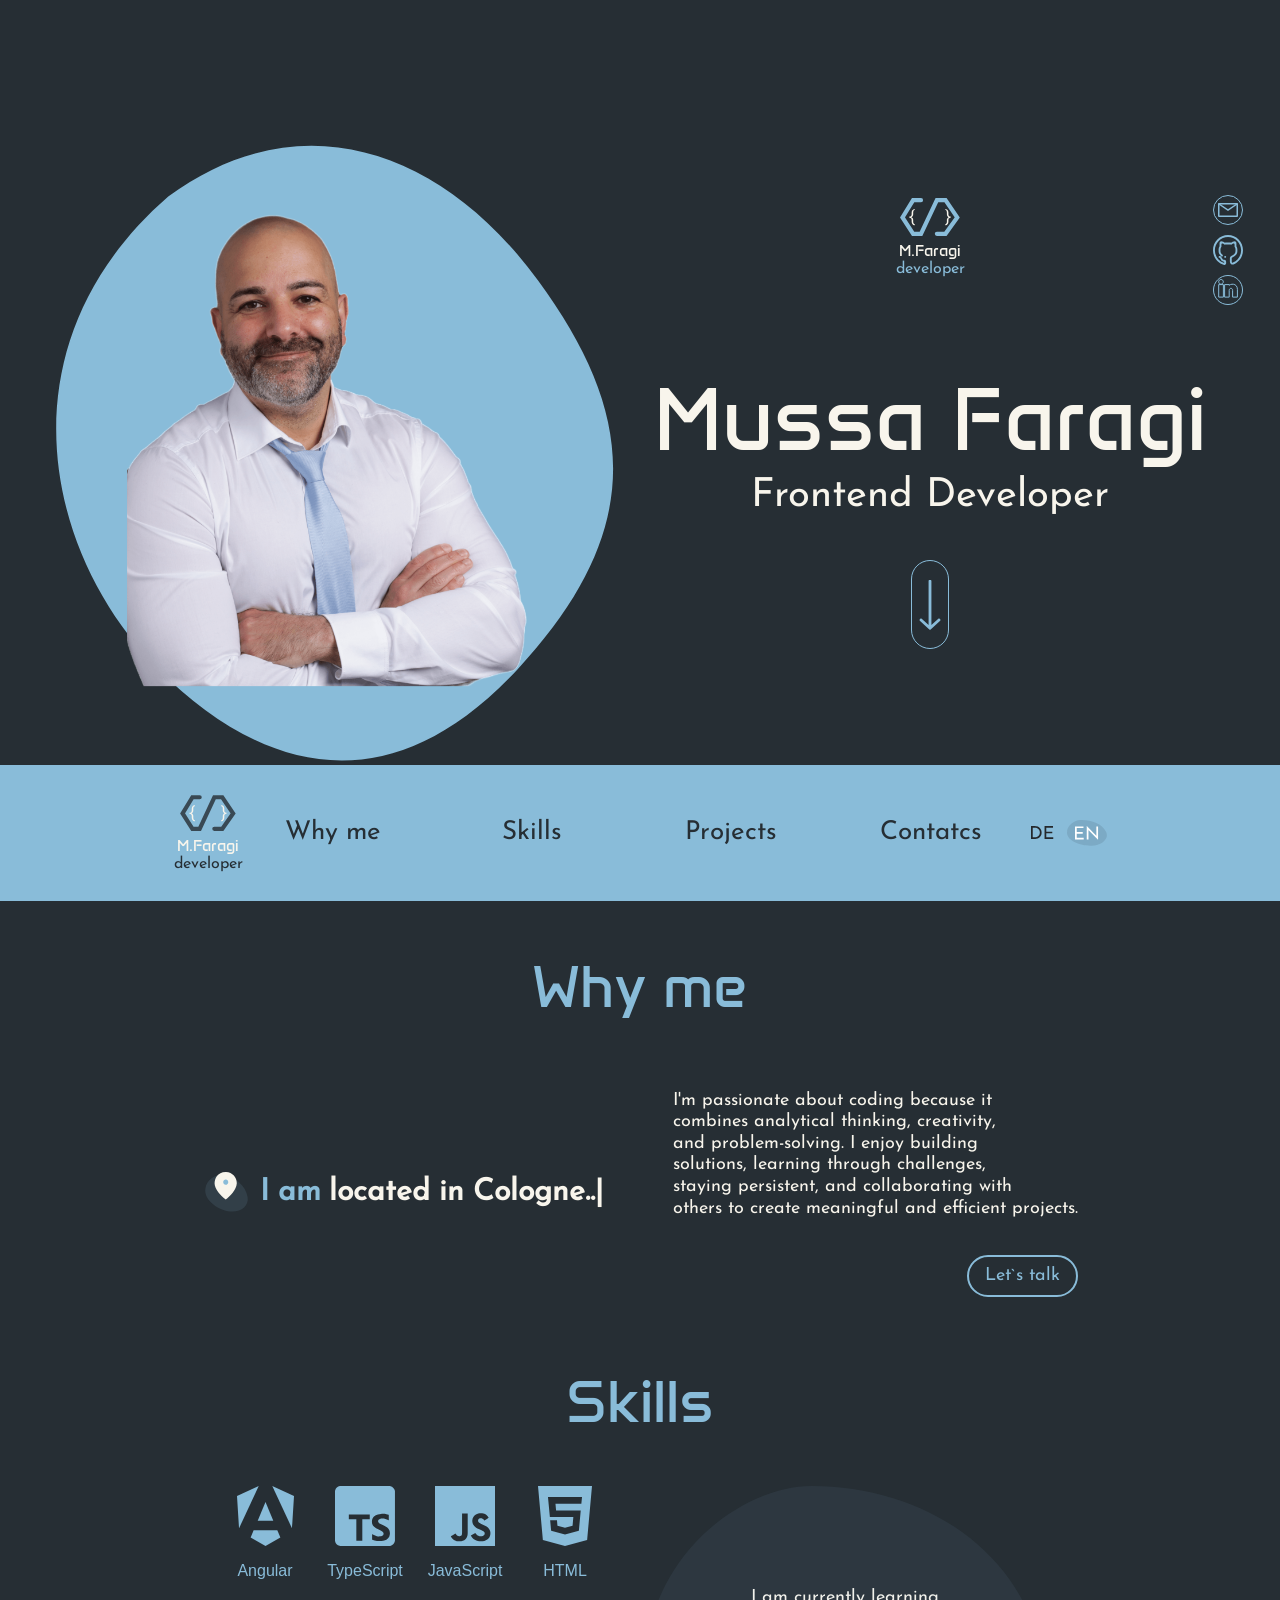
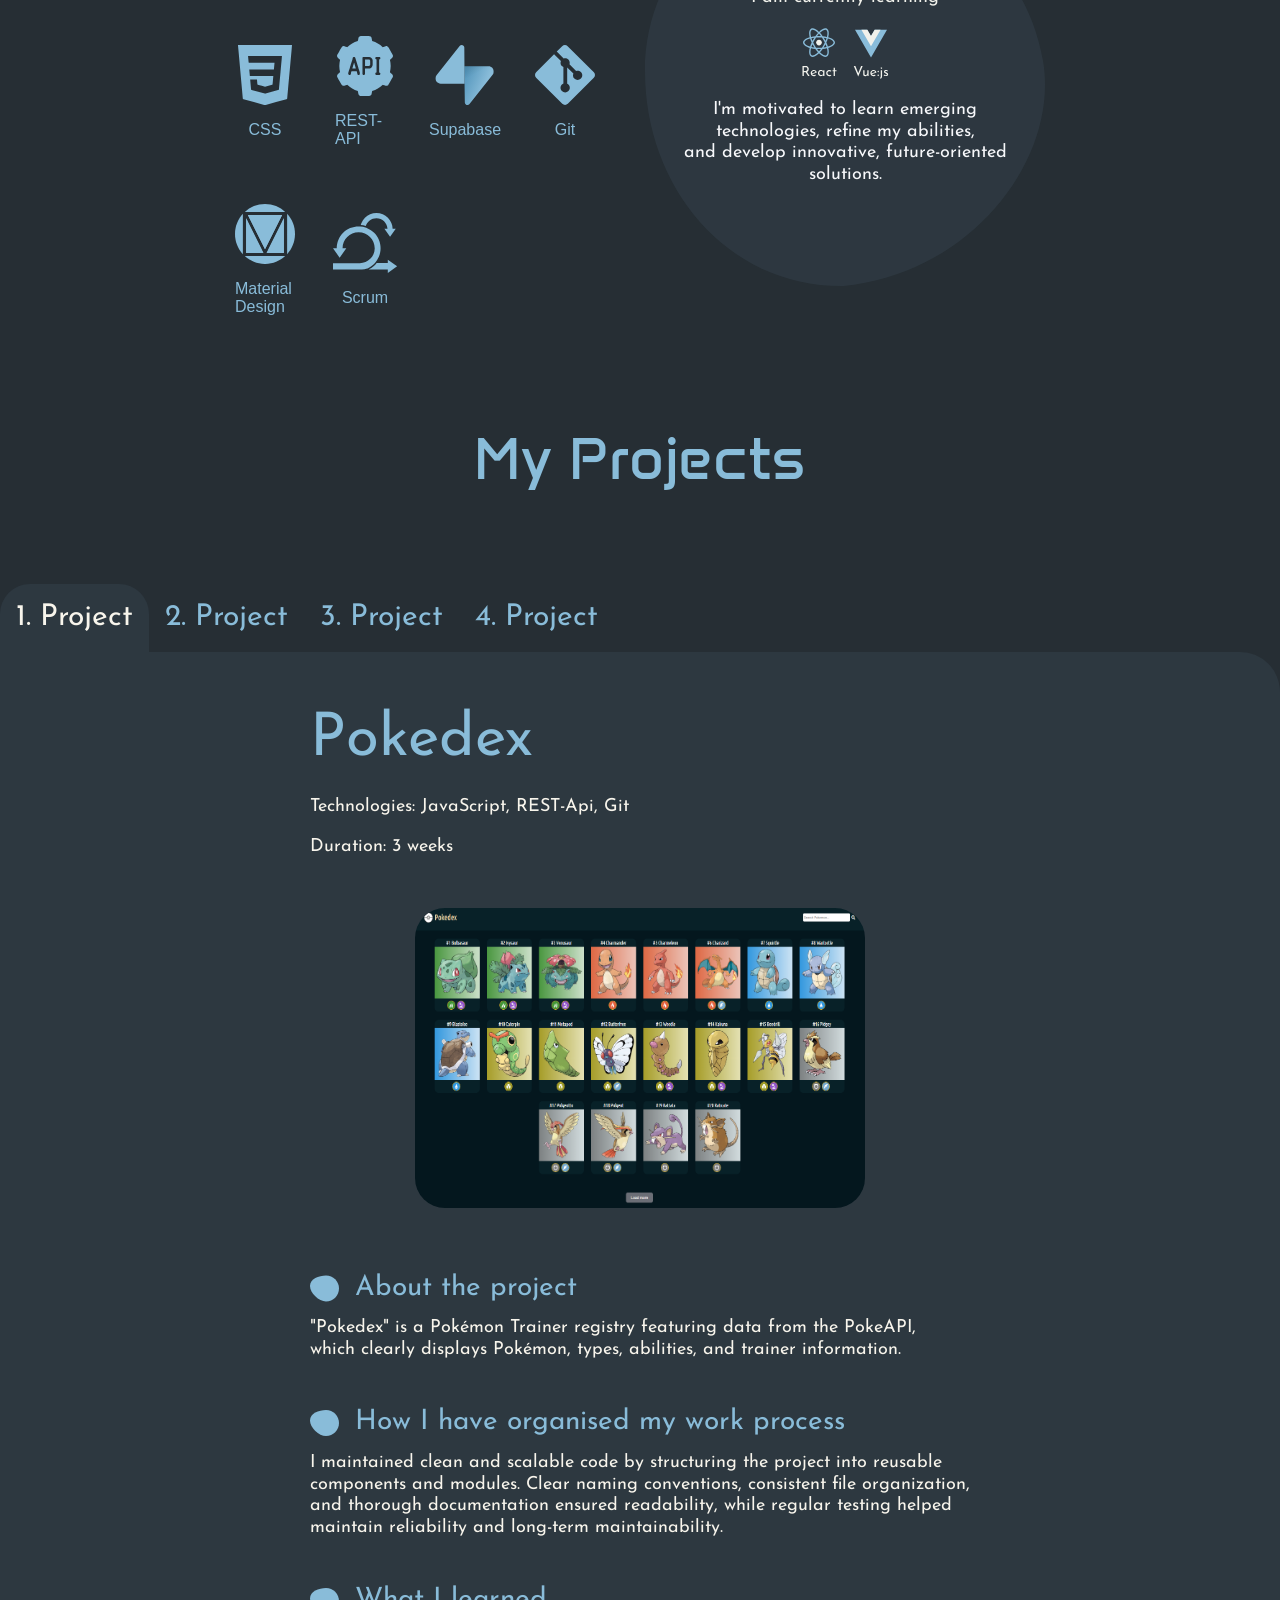
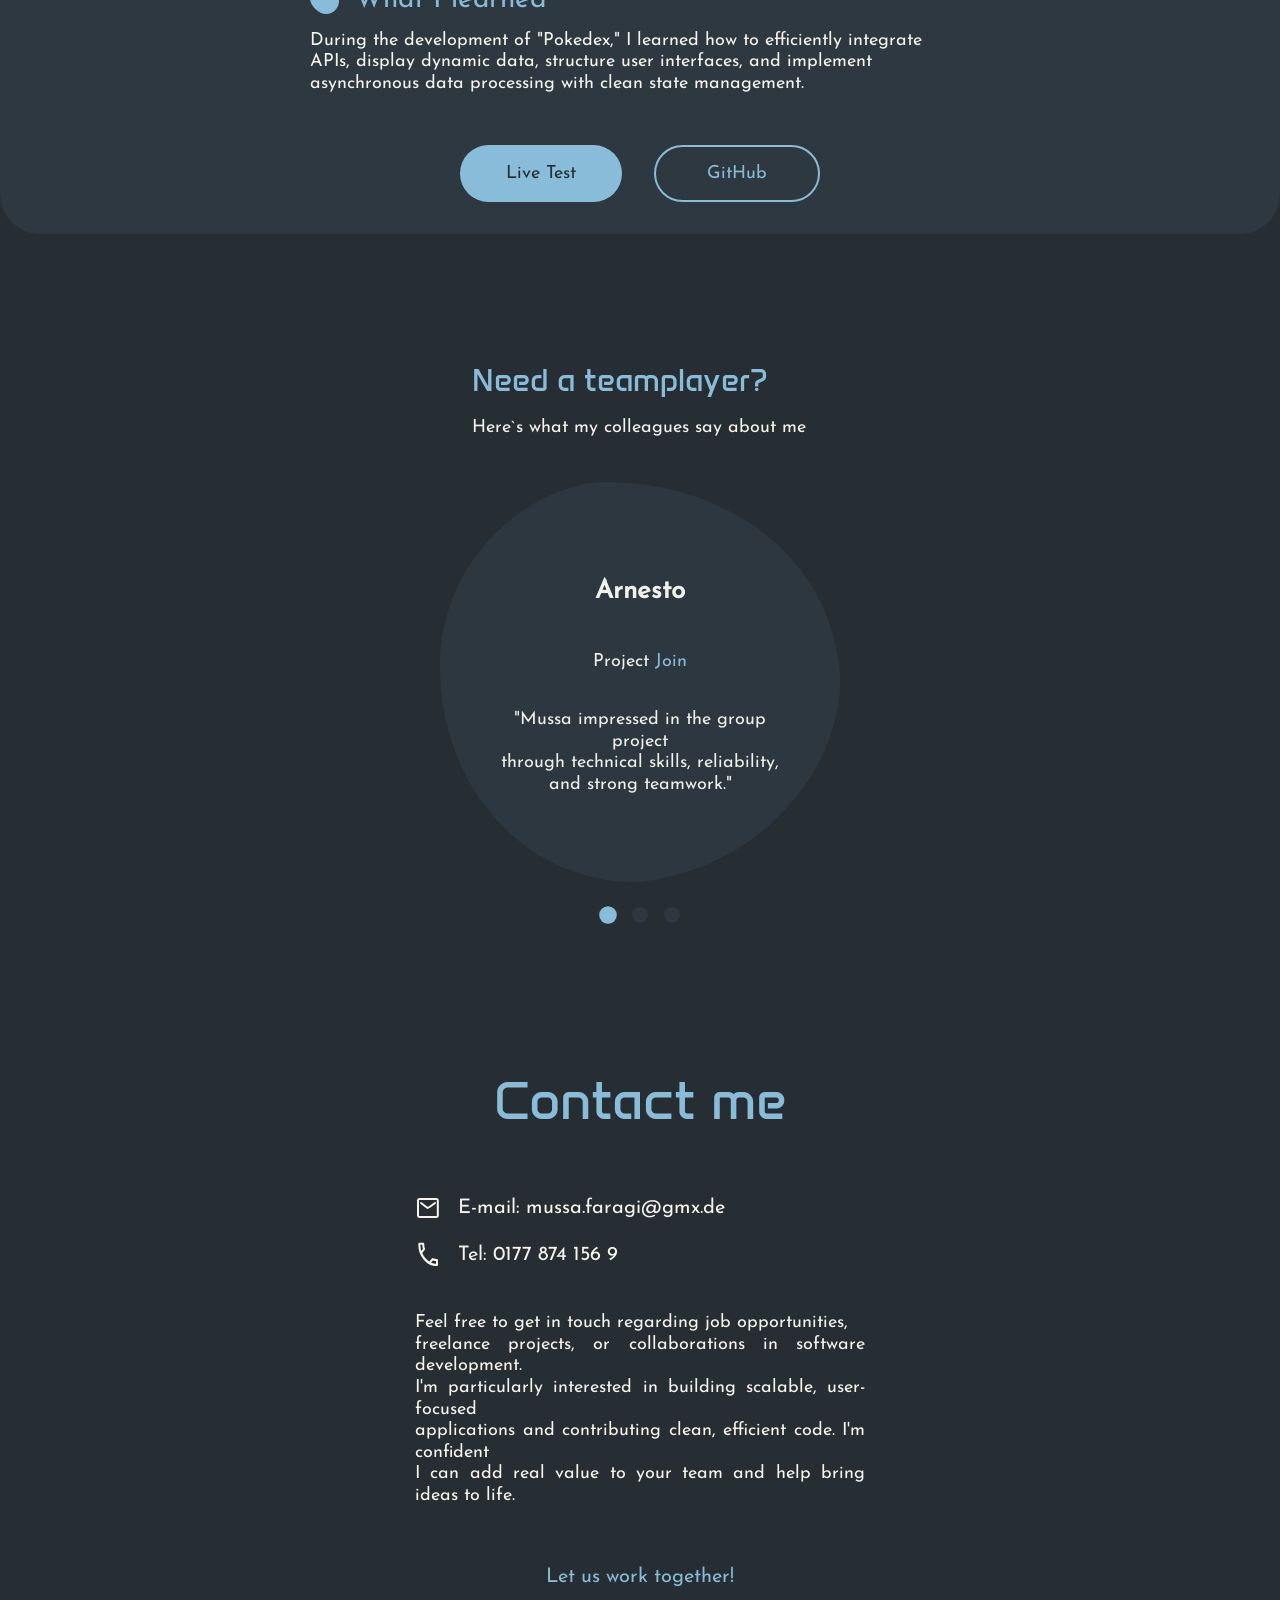
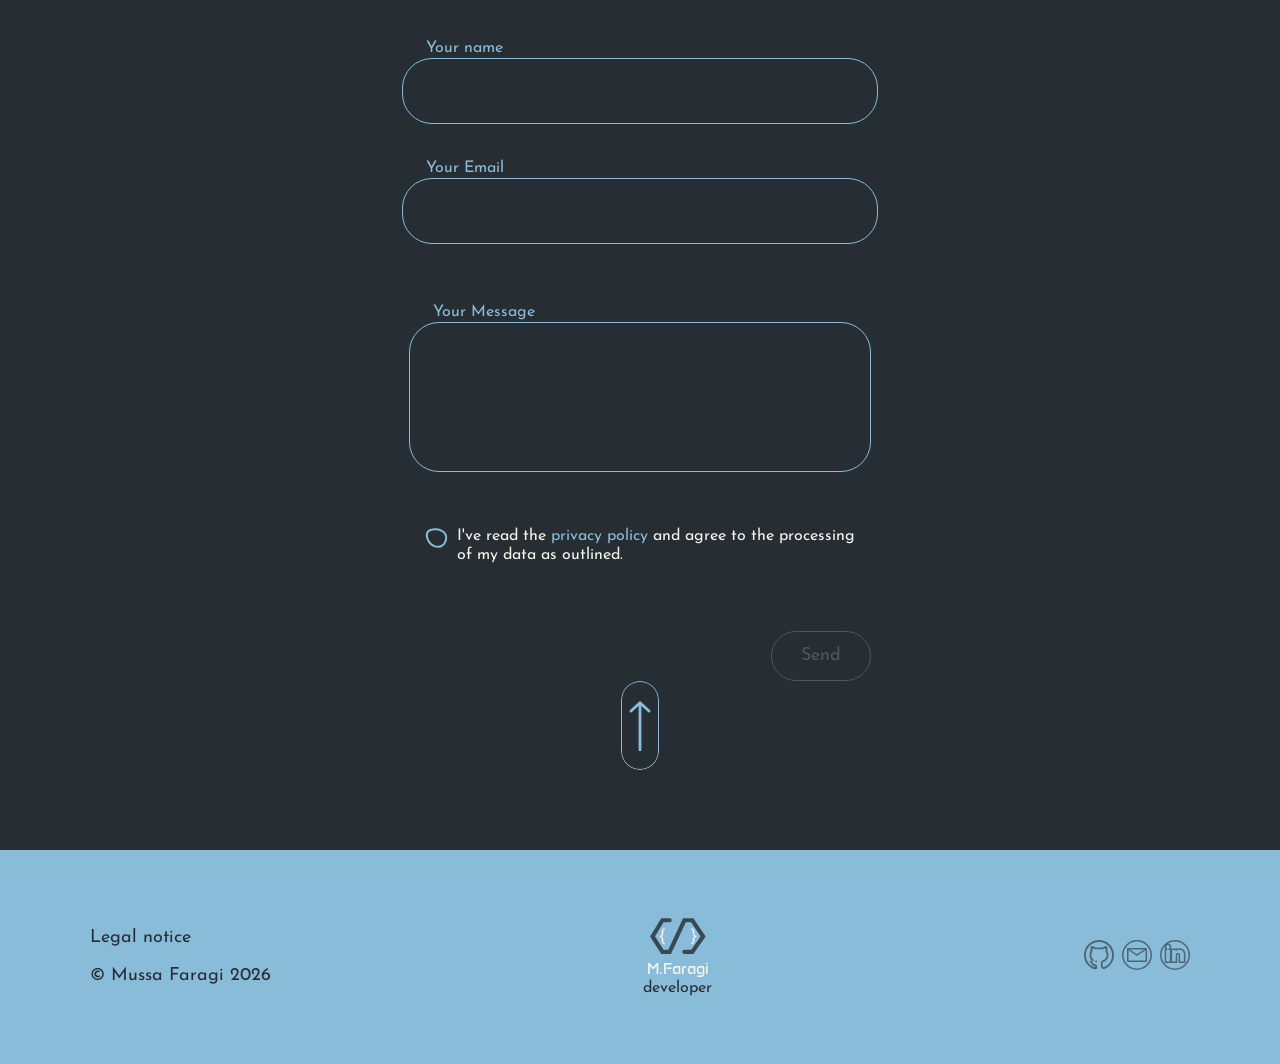
<file: index.html>
<!DOCTYPE html>
<html lang="en">
<head>
    <meta charset="UTF-8">
    <meta name="viewport" content="width=device-width, initial-scale=1.0">
    

    <link rel="stylesheet" href="https://unpkg.com/aos@2.3.4/dist/aos.css" />

    <link rel="stylesheet" href="css/style.css">
    <link rel="icon" type="image/png" href="img/logo-icon.svg">
    <link rel="stylesheet" href="css/style-resp.css">
    <link rel="stylesheet" href="css/projects-resp.css">
    <link rel="stylesheet" href="css/quote-resp.css">
    <link rel="stylesheet" href="css/contact-me-resp.css">
    

    <title>Portfolio</title>

    <script defer src="js/main.js"></script>
    <script defer src="js/translate.js"></script>
    <script defer src="js/contact.js"></script>
    <script defer src="js/menu.js"></script>
    <script defer src="js/projects-resp.js"></script>
    <script defer src="js/quote-resp.js"></script>

</head>
<body>

    <div class="w-100 w-100-index-header">
        <section class="index-header">
            <a class="bar-logo-wrapper" href="#top">
                <div class="bar-logo">
                    <img src="img/logo-icon.svg">
                </div>
                <div class="bar-under-logo">
                    <p class="bar-under-logo-name">M.Faragi</p>
                    <p data-i18n="logo-role" class="bar-under-logo-property">developer</p>
                </div>
            </a>

            <div id="menu-button" class="menu-index" onclick="openMenu()">
                <img id="menu-index-img" src="img/menu-2.svg">
            </div>
        </section>
    </div>

    <div class="w-100 w-100-top">
        <section class="top" id="top">
            
            <div class="top-left">

                <div class="potrait">
                    <img class="bg-shape" src="img/bg-shape.svg">
                    <img class="potrait-img" src="img/bewerbungsfoto2_zuschnitt-komp2.png" id="potrait">

                    <div class="bar-mobile-wrapper">
                        <div class="bar-mobile mobile-menu" id="bar-mobile">
                            <a data-i18n="bar-why-me" href="#why-me-section" id="bar-why-me-mobile" onclick="chooseBar('bar-why-me-mobile')">Why me</a>
                            <a data-i18n="bar-skills" href="#skills-section" id="bar-skills-mobile" onclick="chooseBar('bar-skills-mobile')">Skills</a>
                            <a data-i18n="bar-projects" href="#projects" id="bar-projects-mobile" onclick="chooseBar('bar-projects-mobile')">Projects</a>
                            <a data-i18n="bar-contacts" href="#contact-me" id="bar-contact-me-mobile" onclick="chooseBar('bar-contact-me-mobile')">Contact</a>
                        </div>

                        <div class="bar-language-mobile mobile-menu" id="bar-language-mobile">
                            <div class="lang-de-parent-mobile" id="lang-de-parent-mobile">
                                <img onclick="chooseLanguageMobile('lang-de-mobile')" id="lang-de-mobile" class="lang-mobile de-mobile" src="img/DE.svg">
                            </div>

                            <div class="lang-en-parent-mobile chosen-parent-mobile" id="lang-en-parent-mobile">
                                <img onclick="chooseLanguageMobile('lang-en-mobile')" id="lang-en-mobile" class="lang-mobile en-mobile chosen-en" src="img/EN.svg">
                            </div>
                        </div>
                    </div>

                </div>
            </div>

            

            <div class="top-right" id="top-right">

                    <div class="top-right-logo-wrapper">
                        <div class="top-right-logo">
                            <img src="img/logo-icon.svg">
                        </div>
                        <div class="top-right-under-logo">
                            <p class="top-right-under-logo-name">M.Faragi</p>
                            <p data-i18n="logo-role" class="top-right-under-logo-property">developer</p>
                        </div>
                    </div>


                    <div class="top-right-middle">
                        <p class="top-right-middle-name">Mussa Faragi</p>
                        <p data-i18n="top-role" class="top-right-middle-property">Frontend Developer</p>
                    </div>

                    <a class="arrow-down" href="#why-me-section">
                        <img src="img/arrow-down.svg">
                    </a>
                
            </div>

            <div class="top-links">
                        <a href="#contact-me" class="top-links-img-wrapper">
                            <img src="img/email-button.svg">
                        </a>

                        <a href="https://github.com/mussa-e" target="_blank" class="top-links-img-wrapper">
                            <img src="img/github-button.svg">
                        </a>

                        <a href="https://www.linkedin.com/in/mussa-faragi" target="_blank" class="top-links-img-wrapper">
                            <img src="img/linkedin-button.svg">
                        </a>
            </div>

        </section>

    </div>

    <div class="w-100 w-100-bar" style="background-color: #89BCD9;">
        <section class="bar">

            <a class="bar-logo-wrapper" href="#top">
                <div class="bar-logo">
                    <img src="img/logo-icon-dark.svg">
                </div>
                <div class="bar-under-logo">
                    <p class="bar-under-logo-name">M.Faragi</p>
                    <p data-i18n="logo-role" class="bar-under-logo-property">developer</p>
                </div>
            </a>

            <div class="bar-middle">
                <a data-i18n="bar-why-me" href="#why-me-section" id="bar-why-me" onclick="chooseBar('bar-why-me')">Why me</a>
                <a data-i18n="bar-skills" href="#skills-section" id="bar-skills" onclick="chooseBar('bar-skills')">Skills</a>
                <a data-i18n="bar-projects" href="#projects" id="bar-projects" onclick="chooseBar('bar-projects')">Projects</a>
                <a data-i18n="bar-contacts" href="#contact-me" id="bar-contact-me" onclick="chooseBar('bar-contact-me')">Contact</a>
            </div>

            <div class="bar-language">
                <div class="lang-de-parent" id="lang-de-parent">
                    <img onclick="chooseLanguage('lang-de')" id="lang-de" class="lang de" src="img/DE.svg">
                </div>

                <div class="lang-en-parent chosen-parent" id="lang-en-parent">
                    <img onclick="chooseLanguage('lang-en')" id="lang-en" class="lang en chosen-en" src="img/EN.svg">
                </div>
            </div>
            
        </section>
    </div>

    <div class="w-100">
        <section class="why-me-section" id="why-me-section">

            <h1 data-i18n="bar-why-me">Why me</h1>

            <div class="why-me-body">
                <div class="location" data-aos="fade-right">
                    <img src="img/location.svg">
                    <p data-i18n="why-me-location-p1" class="location-p1">I am</p>
                    <p data-i18n="why-me-location-p2" class="location-p2">located in Cologne..|</p>
                </div>

                <div class="why-me-description" data-aos="fade-left"
                        data-aos-delay="200">
                    <div class="why-me-description-text">
                        <p data-i18n="why-me-desc">I'm passionate about coding because it<br>
                            combines analytical thinking, creativity,<br>
                            and problem-solving. I enjoy building<br>
                            solutions, learning through challenges,<br>
                            staying persistent, and collaborating with<br>
                            others to create meaningful and efficient projects.
                        </p>
                    </div>

                    <a class="why-me-description-talk" href="#contact-me" data-aos="zoom-in"
                            data-aos-delay="400">
                        <p data-i18n="why-me-talk">Let`s talk</p>
                    </a>
                </div>
            </div>

        </section>
    </div>

    <div class="w-100">
        <section class="skills-section" id="skills-section">
            <h1 data-i18n="bar-skills" data-aos="fade-up">Skills</h1>

            <div class="skills-body">
                <div class="skills-body-left">
                    <div class="skill-icon" data-aos="zoom-in-up"data-aos-delay="100"><img src="img/angular-solo.svg"><p>Angular</p></div>
                    <div class="skill-icon" data-aos="zoom-in-up"data-aos-delay="200"><img src="img/ts-solo.svg"><p>TypeScript</p></div>
                    <div class="skill-icon" data-aos="zoom-in-up"data-aos-delay="300"><img src="img/js-solo.svg"><p>JavaScript</p></div>
                    <div class="skill-icon" data-aos="zoom-in-up"data-aos-delay="400"><img src="img/html-solo.svg"><p>HTML</p></div>
                    <div class="skill-icon" data-aos="zoom-in-up"data-aos-delay="500"><img src="img/css-solo.svg"><p>CSS</p></div>
                    <div class="skill-icon" data-aos="zoom-in-up"data-aos-delay="600"><img src="img/restapi-solo.svg"><p>REST-API</p></div>
                    <div class="skill-icon" data-aos="zoom-in-up"data-aos-delay="700"><img src="img/supabase-solo.svg"><p>Supabase</p></div>
                    <div class="skill-icon" data-aos="zoom-in-up"data-aos-delay="800"><img src="img/git-solo.svg"><p>Git</p></div>
                    <div class="skill-icon" data-aos="zoom-in-up"data-aos-delay="900"><img src="img/md-solo.svg"><p>Material Design</p></div>
                    <div class="skill-icon" data-aos="zoom-in-up"data-aos-delay="1000"><img src="img/scrum-solo.svg"><p>Scrum</p></div>
                </div>

                <div class="skills-body-right-p1-resp-wrapper">
                    <p data-i18n="skills-learning-1-resp" class="skills-body-right-p1-resp">What I am currently learning</p>
                </div>

                <div class="skills-body-right" data-aos="fade-left" data-aos-delay="300">
                    <p data-i18n="skills-learning-1" class="skills-body-right-p1">
                        I am currently learning
                    </p>

                    <div class="skills-body-right-description">

                        <div class="skills-img-wrapper">
                            <img src="img/react.svg">
                            <img src="img/vuejs.svg">
                        </div>
                        
                        <p data-i18n="skills-learning-2" class="skills-body-right-p2">
                            I'm motivated to learn emerging
                            technologies, refine my abilities,
                            and develop innovative, future-oriented
                            solutions.
                        </p>
                    </div>

                </div>
            </div>

            <a class="lets-talk-resp" id="lets-talk-resp" href="#contact-me">
                <p data-i18n="why-me-talk">Let`s talk</p>
            </a>

        </section>
    </div>

    <div class="w-100">
        <section class="projects" id="projects">
            <h1 data-i18n="projects-h1"data-aos="fade-up">My Projects</h1>

            <div class="tabs" data-aos="fade-up" data-aos-delay="200">
                <div class="tab-1 chosen" id="tab-1" onclick="chooseTab('tab-1')">1. Pokedex</div>
                <div class="tab-2" id="tab-2" onclick="chooseTab('tab-2')">2. El Pollo Loco</div>
                <div class="tab-3" id="tab-3" onclick="chooseTab('tab-3')">3. Join</div>
                <div class="tab-4" id="tab-4" data-i18n="projects-ongoing" onclick="chooseTab('tab-4')">4. Ongoing Project</div>
            </div>

            <div class="projects-body" id="project-body">

                <div id="da-bubble" class="da-bubble" data-aos="zoom-in" data-aos-duration="800">

                    <div class="projects-header-resp">
                        <h1>Pokedex</h1>
                        <p><span data-i18n="techs">Technologies:</span> JavaScript, REST-Api, Git</p>
                        <p data-i18n="da-duration">Duration: 3 weeks</p>
                    </div>

                    <div class="da-bubble-description">
                        <div>
                            <div class="da-bubble-dot">
                                <img src="img/dot.svg">
                                <p data-i18n="about" class="da-bubble-dot-p1">About the project</p>
                                <p data-i18n="da-duration" class="da-bubble-dot-p2">Duration: 3 weeks</p>
                            </div>
                            <p data-i18n="da-text" class="da-bubble-dot-p3">
                                "Pokedex" is a Pokémon Trainer registry featuring data from the PokeAPI, 
                                    which clearly displays Pokémon, types, abilities, and trainer information.
                            </p>
                        </div>

                        <div>
                            <div class="da-bubble-dot">
                                <img src="img/dot.svg">
                                <p data-i18n="how" class="da-bubble-dot-p1">How I have organised my work process</p>
                                
                            </div>
                            <p data-i18n="da-how-text" class="da-bubble-dot-p3">
                                I maintained clean and scalable code by structuring the project into reusable<br> 
                                components and modules. Clear naming conventions, consistent file organization,<br> 
                                and thorough documentation ensured readability, while regular testing helped<br> 
                                maintain reliability and long-term maintainability.
                            </p>
                        </div>

                        <div>
                            <div class="da-bubble-dot">
                                <img src="img/dot.svg">
                                <p data-i18n="learn" class="da-bubble-dot-p1">What I learned</p>
                                
                            </div>
                            <p data-i18n="da-group-text" class="da-bubble-dot-p3">
                                During the development of "Pokedex," I learned how to efficiently
                                integrate APIs, display dynamic data, structure user interfaces, 
                                and implement asynchronous data processing with clean state management.
                                
                            </p>
                        </div>

                        
                    </div>

                    <div class="da-bubble-link-section">
                        <div data-i18n="techs" class="technologies">Technologies</div>

                        <div class="technologies-icons">
                            <img src="img/js.svg">
                            <img src="img/restapi.svg">
                            <img src="img/git.svg">
                        </div>

                        <div class="technologies-screenshot" data-aos="flip-left" data-aos-delay="300">
                            <img src="img/pokedex2.png">
                        </div>

                        <div class="link-buttons" data-aos="fade-up" data-aos-delay="500">
                            <a href="https://pokedex.mussa-faragi.de/" target="_blank" class="test-btn">Live Test</a>
                            <a href="https://github.com/mussa-e/Pokedex" target="_blank" class="github-btn">GitHub</a>
                        </div>
                    </div>

                    <div class="link-buttons-resp">
                        <a href="https://pokedex.mussa-faragi.de/" target="_blank" class="test-btn">Live Test</a>
                        <a href="https://github.com/mussa-e/Pokedex" target="_blank" class="github-btn">GitHub</a>
                    </div>

                </div>

                <!--  -->

                <div id="el-pollo-loco" class="da-bubble d-none" data-aos="zoom-in">

                    <div class="projects-header-resp">
                        <h1>El Pollo Loco</h1>
                        <p><span data-i18n="techs">Technologies:</span> JavaScript, HTML, CSS</p>
                        <p data-i18n="epl-duration">Duration: 5 weeks</p>
                    </div>

                    <div class="da-bubble-description">
                        <div>
                            <div class="da-bubble-dot">
                                <img src="img/dot.svg">
                                <p data-i18n="about" class="da-bubble-dot-p1">About the project</p>
                                <p data-i18n="epl-duration" class="da-bubble-dot-p2">Duration: 5 weeks</p>
                            </div>
                            <p data-i18n="epl-p3" class="da-bubble-dot-p3">
                                A simple Jump-and-Run game based on an object-oriented aproach.<br>
                                Help Pepe to collect Coins and salsa-bottles to fight against the enemies<br>
                            </p>
                        </div>

                        <div>
                            <div class="da-bubble-dot">
                                <img src="img/dot.svg">
                                <p data-i18n="how" class="da-bubble-dot-p1">How I have organised my work process</p>
                                
                            </div>
                            <p data-i18n="epl-how-text" class="da-bubble-dot-p3">
                                I structured the project into reusable modules and classes, ensuring clear<br> 
                                separation of concerns. Clean code practices included consistent naming conventions,<br>
                                modular file organization, inline documentation, and regular testing to maintain<br> 
                                readability, scalability, and long-term maintainability.
                            </p>
                        </div>

                        <div>
                            <div class="da-bubble-dot">
                                <img src="img/dot.svg">
                                <p data-i18n="learn" class="da-bubble-dot-p1">What I learned</p>
                                
                            </div>
                            <p data-i18n="epl-learn-text" class="da-bubble-dot-p3">
                                This project allowed me to deepen my understanding of object-oriented<br>  
                                programming in JavaScript, especially working with classes and inheritance.<br>
                                As a solo project, it strengthened my ability to independently structure code,<br> 
                                solve problems, and continuously improve my development workflow.
                                
                                
                                
                            </p>
                        </div>

                        
                    </div>

                    <div class="da-bubble-link-section">
                        <div data-i18n="techs" class="technologies">Technologies</div>

                        <div class="technologies-icons">
                            <img src="img/html-small.svg">
                            <img src="img/js-small.svg">
                            <img src="img/css-small.svg">
                        </div>

                        <div class="technologies-screenshot" data-aos="flip-left" data-aos-delay="300">
                            <img src="img/startscreen_epl.png">
                        </div>

                        <div class="link-buttons" data-aos="fade-up" data-aos-delay="500">
                            <a href="https://el-pollo-loco.mussa-faragi.de/" target="_blank" class="test-btn">Live Test</a>
                            <a href="https://github.com/mussa-e/El-Pollo-Loco" target="_blank" class="github-btn" rel="noopener noreferrer">
                                GitHub</a>
                        </div>
                    </div>

                    <div class="link-buttons-resp">
                        <a href="https://el-pollo-loco.mussa-faragi.de/" target="_blank" class="test-btn">Live Test</a>
                            <a href="https://github.com/mussa-e/El-Pollo-Loco" target="_blank" class="github-btn" rel="noopener noreferrer">
                                GitHub</a>
                    </div>

                </div>

                <!--  -->

                <div id="join" class="da-bubble d-none" data-aos="zoom-in">

                    <div class="projects-header-resp">
                        <h1>Join</h1>
                        <p><span data-i18n="techs">Technologies:</span> JavaScript, HTML, CSS</p>
                        <p data-i18n="join-duration">Duration: 2 months</p>
                    </div>

                    <div class="da-bubble-description">
                        <div>
                            <div class="da-bubble-dot">
                                <img src="img/dot.svg">
                                <p data-i18n="about" class="da-bubble-dot-p1">About the project</p>
                                <p data-i18n="join-duration" class="da-bubble-dot-p2">Duration: 2 months</p>
                            </div>
                            <p data-i18n="join-p3" class="da-bubble-dot-p3">
                                Task manager inspired by the Kanban System. Create and organize tasks<br>
                                using drag and drop functions, assign users and categories.<br>
                            </p>
                        </div>

                        <div>
                            <div class="da-bubble-dot">
                                <img src="img/dot.svg">
                                <p data-i18n="how" class="da-bubble-dot-p1">How I have organised my work process</p>
                                
                            </div>
                            <p data-i18n="join-how-text" class="da-bubble-dot-p3">
                                I maintained clean and scalable code by structuring the project into reusable<br> 
                                components and modules. Clear naming conventions, consistent documentation, and<br> 
                                regular testing ensured maintainability, readability, and efficient collaboration<br>
                                throughout the development process.
                            </p>
                        </div>

                        <div>
                            <div class="da-bubble-dot">
                                <img src="img/dot.svg">
                                <p data-i18n="group" class="da-bubble-dot-p1">My group work experience</p>
                                
                            </div>
                            <p data-i18n="join-group-text" class="da-bubble-dot-p3">
                                Our team consisted of four members, where I was responsible for my own feature<br> 
                                development while also supporting others with questions and challenges. I actively<br>
                                contributed to a collaborative, well-coordinated workflow, fostering strong teamwork<br>
                                and effective communication.
                            </p>
                        </div>

                        
                    </div>

                    <div class="da-bubble-link-section">
                        <div data-i18n="techs" class="technologies">Technologies</div>

                        <div class="technologies-icons">
                            <img src="img/html-small.svg">
                            <img src="img/js-small.svg">
                            <img src="img/css-small.svg">
                        </div>

                        <div class="technologies-screenshot" data-aos="flip-left" data-aos-delay="300">
                            <img src="img/screenshot-join.png">
                        </div>

                        <div class="link-buttons" data-aos="fade-up" data-aos-delay="500">
                            <a class="test-btn" href="https://join.mussa-faragi.de/login-signup/" target="_blank">Live Test</a>
                            <a class="github-btn" href="https://github.com/mussa-e/join" target="_blank">GitHub</a>
                        </div>
                    </div>

                    <div class="link-buttons-resp">
                        <a class="test-btn" href="https://join.mussa-faragi.de/login-signup/" target="_blank">Live Test</a>
                        <a class="github-btn" href="https://github.com/mussa-e/join" target="_blank">GitHub</a>
                    </div>


                </div>

                <!--  -->

                <div id="ongoing-project" class="da-bubble d-none" data-aos="zoom-in">
                    <div class="da-bubble-description">
                        <div>
                            <div class="da-bubble-dot">
                                <img src="img/dot.svg">
                                <p data-i18n="about" class="da-bubble-dot-p1">About the project</p>
                                
                            </div>
                            <p data-i18n="ongoing-p3" class="da-bubble-dot-p3">
                                DA Bubble is a Slack Clone App. 
                                It revolutionizes team communication and collaboration with its intuitive interface, 
                                real-time messaging, and robust channel organization.
                                Imagine a platform similar to Discord, WhatsApp, or Slack, 
                                but specifically for business use.
                            </p>
                        </div>

                        

                        

                        
                    </div>

                    <div class="da-bubble-link-section">
                        <div data-i18n="techs" class="technologies">Technologies</div>

                        <div class="technologies-icons">
                            <img src="img/angular-small.svg">
                            <img src="img/ts-small.svg">
                            <img src="img/firebase-small.svg">
                        </div>

                        <div class="technologies-screenshot" data-aos="flip-left" data-aos-delay="300">
                            <img src="img/da-bubble.png">
                        </div>

                        <div class="link-buttons link-buttons-pseudo">
                            <a class="test-btn">Live Test</a>
                            <a class="github-btn">GitHub</a>
                        </div>
                    </div>
                </div>



            </div>

        </section>
    </div>
    
    <div class="w-100 w-100-quote">
        <section class="quote-section" id="quote-section">

            <h2 data-i18n="quote-h2" class="quote-h2" data-aos="fade-up">Need a teamplayer? Here`s what my colleagues say about me</h2>

            <div class="quote-h2-resp">
                <h2 data-i18n="quote-h2-resp">Need a teamplayer?</h2>
                <p data-i18n="quote-h2-resp-p">Here`s what my colleagues say about me</p>
            </div>

            <div class="quotes-wrapper">

                <div class="quotes" data-aos="fade-up" data-aos-delay="100">
                    <p class="quotes-p1">Arnesto</p>
                    <p data-i18n="quote-project" class="quotes-p2">Project <span>Join</span></p>
                    <p data-i18n="quote-1" class="quotes-p3">"Mussa impressed in the group project
                                                                through technical skills, reliability, 
                                                                and strong teamwork."</p>
                    <!-- <a data-i18n="quote-profile" class="quotes-link">Linked In Profile</a> -->
                </div>

                <div class="quotes" data-aos="fade-up" data-aos-delay="300">
                    <p class="quotes-p1">Fred</p>
                    <p data-i18n="quote-project" class="quotes-p2">Project <span>Join</span></p>
                    <p data-i18n="quote-2" class="quotes-p3">"Mussa is a reliable team player with 
                                                                excellent development skills."</p>
                    <!-- <a data-i18n="quote-profile" class="quotes-link">Linked In Profile</a> -->
                </div>

                <div class="quotes" data-aos="fade-up" data-aos-delay="500">
                    <p class="quotes-p1">Rico</p>
                    <p data-i18n="quote-project" class="quotes-p2">Project <span>Kochwelt</span></p>
                    <p data-i18n="quote-3" class="quotes-p3">"Impeccable code quality, quick to grasp 
                                                                new concepts, and a tremendous asset to 
                                                                the team on a personal level."</p>
                    <!-- <a data-i18n="quote-profile" class="quotes-link">Linked In Profile</a> -->
                </div>

            </div>

            <div class="scroll-stepper">
                <div onclick="quoteChoice('one')" class="stepper-1"></div>
                <div onclick="quoteChoice('two')" class="stepper-2"></div>
                <div onclick="quoteChoice('three')" class="stepper-3"></div>
            </div>

        </section>
    </div>

    <div class="w-100">
        <section class="contact-me" id="contact-me">

            <div class="contact-me-up-wrapper">
                <div class="contact-me-up-left" data-aos="fade-up">
                    <h1 data-i18n="contact-h1">Contact me</h1>
                    <div class="contact-me-prosa-wrapper">
                        <div class="contact-me-prosa">
                            <p data-i18n="contact-text">Feel free to get in touch regarding job opportunities,<br>
                                freelance projects, or collaborations in software development.<br>
                                I'm particularly interested in building scalable, user-focused<br> 
                                applications and contributing clean, efficient code. I'm confident<br>
                                I can add real value to your team and help bring ideas to life.
                            </p>
                        </div>
                        <div class="contact-me-contact">
                            <div class="contact-me-mail"><img src="img/contact-email_.svg"> <span>E-mail: mussa.faragi@gmx.de</span></div>
                            <div class="contact-me-phone"><img src="img/contact-phone_.svg"> <span>Tel: 0177 874 156 9</span></div>
                        </div>
                    </div>
                </div>

                <a class="arrow-up-wrapper" href="#top">
                    <img src="img/arrow-up.svg">
                </a>

            </div>

            <div data-i18n="work-together" class="work-together" data-aos="zoom-in" data-aos-delay="400">Let us work together!</div>
            

            <form class="formular" data-aos="fade-up" data-aos-delay="200">

                <div class="formular-data">
                    <div class="formular-name-wrapper">
                        <label data-i18n="form-name" for="name" class="formular-name">Your name</label>
                        <input type="text" id="name" name="name" class="formular-type-name" maxlength="30">
                        <p class="valerror d-none" id="val-name">Please type your name</p>
                    </div>
                        
                    <div class="formular-mail-wrapper">
                        <label data-i18n="form-mail" for="email" class="formular-mail">Your Email</label>
                        <input type="email" id="email" name="email" class="formular-type-mail" maxlength="30">
                        <p class="valerror d-none" id="val-mail">Please type correct email</p>
                    </div>
                </div>

                <div class="formular-msg-wrapper">
                    <label data-i18n="form-message" for="message" class="formular-msg">Your Message</label>
                    <textarea id="message" name="message" class="formular-type-msg" rows="5"  maxlength="510"></textarea>
                    <p class="valerror d-none" id="val-message">Please type your message</p>
                </div>

                <div class="formular-agree">
                    <div class="terms-wrapper">
                        <img id="agree-img" src="img/check-box.svg" onclick="toggleAgree()">
                        <p><span data-i18n="form-have">I've read the</span> 
                            <a data-i18n="form-policy" class="privacy" href="privacy-policy.html">privacy policy</a> <span data-i18n="form-read">and agree to the processing of my data as outlined.</span> 
                        </p>
                    </div>
                    <p class="valerror d-none" id="val-terms" style="margin-top: -16px;">Please agree terms</p>
                </div>
                

                <div class="formular-send-wrapper">
                    <button id="send-btn" data-i18n="form-send" type="submit" class="not-active">Send</button>
                </div>
                
            </form>

            <a class="arrow-up-wrapper-resp" href="#top">
                <img src="img/arrow-up.svg">
            </a>

        </section>
    </div>

    <div class="w-100" style="background-color: #89BCD9;">
        <footer>

            <div class="legal-wrapper">
                <div class="legal"><a data-i18n="legal" href="legal-notice.html">Legal notice</a></div>
                <div class="legal-copy">&copy; Mussa Faragi 2026</div>
            </div>

            <div class="bar-logo-wrapper footer-logo-wrapper">
                <div class="bar-logo">
                    <img src="img/logo-icon-dark.svg">
                </div>
                <div class="bar-under-logo">
                    <p class="bar-under-logo-name">M.Faragi</p>
                    <p data-i18n="logo-role" class="bar-under-logo-property bar-under-logo-property-footer">developer</p>
                </div>
            </div>

            <div class="footer-icons">
                <a href="https://github.com/mussa-e" target="_blank"><img class="footer-github" src="img/github-footer.svg"></a>
                <a href="#contact-me"><img class="footer-email" src="img/email-footer.svg"></a>
                <a href="https://www.linkedin.com/in/mussa-faragi" target="_blank"><img class="footer-linked-in" src="img/linkedin-footer.svg"></a>
            </div>

        </footer>
    </div>

    <div id="feedback" class="feedback hidden">
        
    </div>



<script src="https://unpkg.com/aos@2.3.4/dist/aos.js"></script>
<script>
  AOS.init({
    duration: 1000,
    easing: 'ease-out-cubic',
    offset: 100,
    once: true
});

window.addEventListener('resize', () => {
    AOS.refresh();
});
</script>
</body>
</html>
</file>
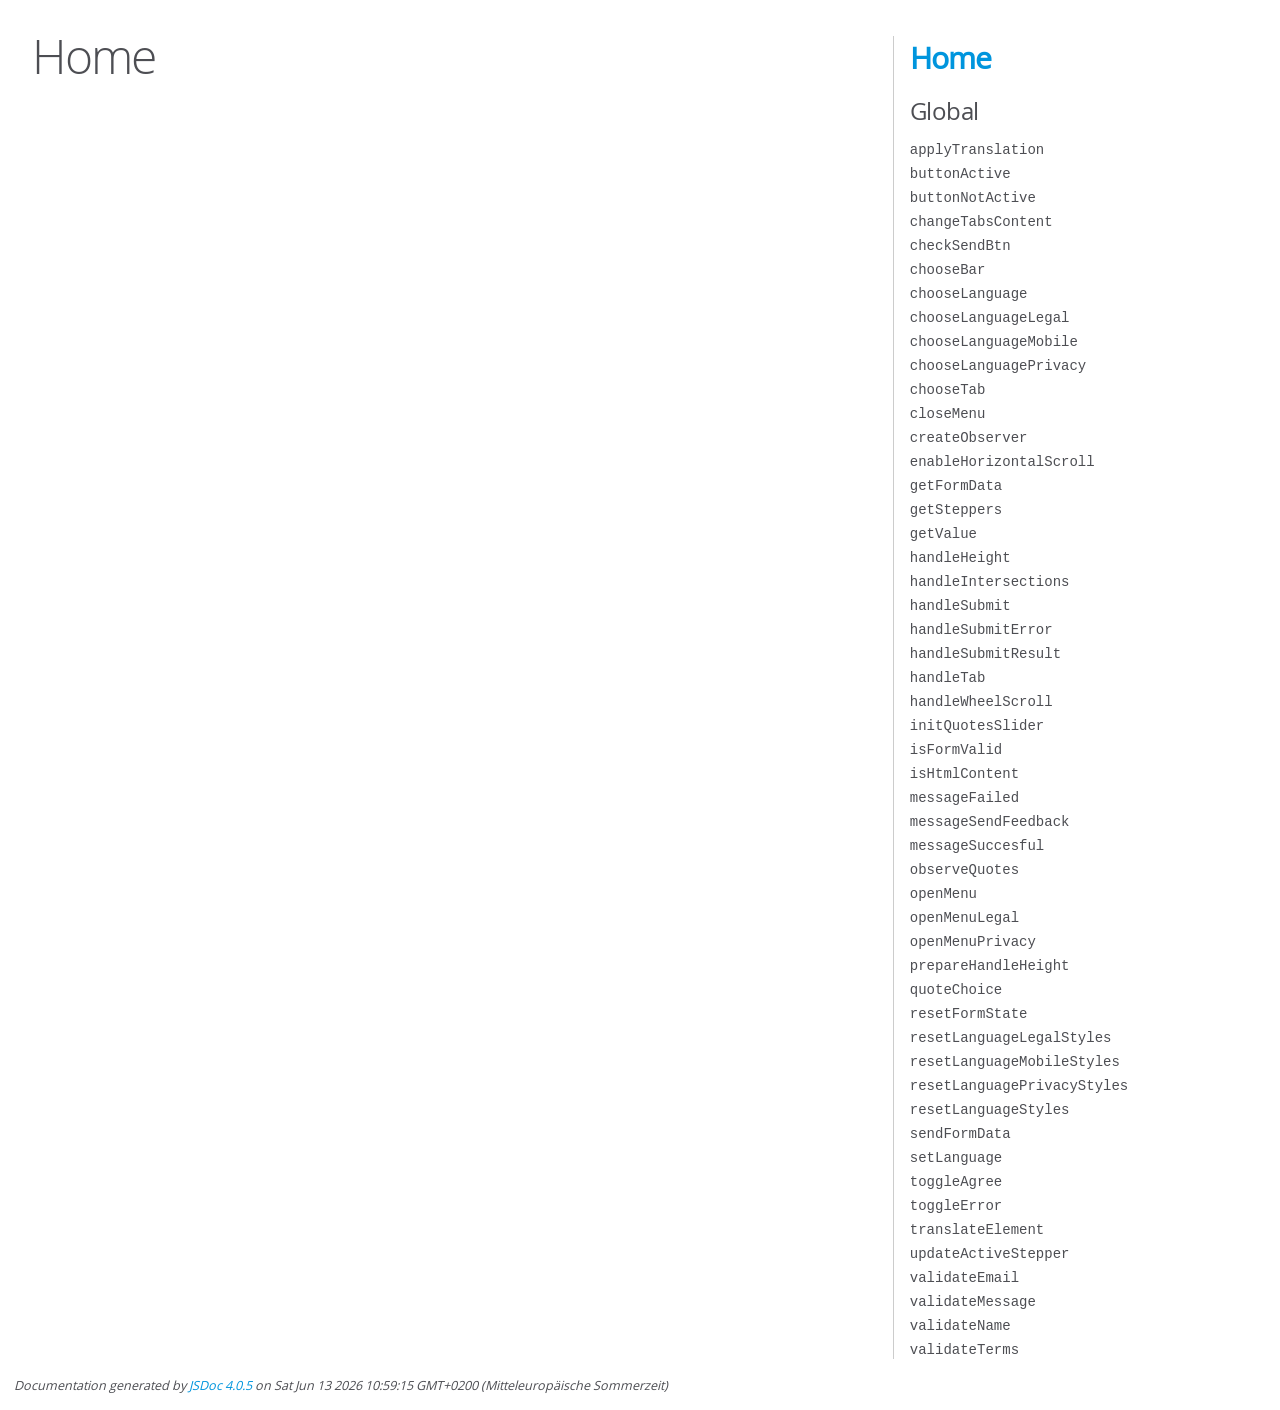
<file: docs/index.html>
<!DOCTYPE html>
<html lang="en">
<head>
    <meta charset="utf-8">
    <title>JSDoc: Home</title>

    <script src="scripts/prettify/prettify.js"> </script>
    <script src="scripts/prettify/lang-css.js"> </script>
    <!--[if lt IE 9]>
      <script src="//html5shiv.googlecode.com/svn/trunk/html5.js"></script>
    <![endif]-->
    <link type="text/css" rel="stylesheet" href="styles/prettify-tomorrow.css">
    <link type="text/css" rel="stylesheet" href="styles/jsdoc-default.css">
</head>

<body>

<div id="main">

    <h1 class="page-title">Home</h1>

    



    


    <h3> </h3>










    









</div>

<nav>
    <h2><a href="index.html">Home</a></h2><h3>Global</h3><ul><li><a href="global.html#applyTranslation">applyTranslation</a></li><li><a href="global.html#buttonActive">buttonActive</a></li><li><a href="global.html#buttonNotActive">buttonNotActive</a></li><li><a href="global.html#changeTabsContent">changeTabsContent</a></li><li><a href="global.html#checkSendBtn">checkSendBtn</a></li><li><a href="global.html#chooseBar">chooseBar</a></li><li><a href="global.html#chooseLanguage">chooseLanguage</a></li><li><a href="global.html#chooseLanguageLegal">chooseLanguageLegal</a></li><li><a href="global.html#chooseLanguageMobile">chooseLanguageMobile</a></li><li><a href="global.html#chooseLanguagePrivacy">chooseLanguagePrivacy</a></li><li><a href="global.html#chooseTab">chooseTab</a></li><li><a href="global.html#closeMenu">closeMenu</a></li><li><a href="global.html#createObserver">createObserver</a></li><li><a href="global.html#enableHorizontalScroll">enableHorizontalScroll</a></li><li><a href="global.html#getFormData">getFormData</a></li><li><a href="global.html#getSteppers">getSteppers</a></li><li><a href="global.html#getValue">getValue</a></li><li><a href="global.html#handleHeight">handleHeight</a></li><li><a href="global.html#handleIntersections">handleIntersections</a></li><li><a href="global.html#handleSubmit">handleSubmit</a></li><li><a href="global.html#handleSubmitError">handleSubmitError</a></li><li><a href="global.html#handleSubmitResult">handleSubmitResult</a></li><li><a href="global.html#handleTab">handleTab</a></li><li><a href="global.html#handleWheelScroll">handleWheelScroll</a></li><li><a href="global.html#initQuotesSlider">initQuotesSlider</a></li><li><a href="global.html#isFormValid">isFormValid</a></li><li><a href="global.html#isHtmlContent">isHtmlContent</a></li><li><a href="global.html#messageFailed">messageFailed</a></li><li><a href="global.html#messageSendFeedback">messageSendFeedback</a></li><li><a href="global.html#messageSuccesful">messageSuccesful</a></li><li><a href="global.html#observeQuotes">observeQuotes</a></li><li><a href="global.html#openMenu">openMenu</a></li><li><a href="global.html#openMenuLegal">openMenuLegal</a></li><li><a href="global.html#openMenuPrivacy">openMenuPrivacy</a></li><li><a href="global.html#prepareHandleHeight">prepareHandleHeight</a></li><li><a href="global.html#quoteChoice">quoteChoice</a></li><li><a href="global.html#resetFormState">resetFormState</a></li><li><a href="global.html#resetLanguageLegalStyles">resetLanguageLegalStyles</a></li><li><a href="global.html#resetLanguageMobileStyles">resetLanguageMobileStyles</a></li><li><a href="global.html#resetLanguagePrivacyStyles">resetLanguagePrivacyStyles</a></li><li><a href="global.html#resetLanguageStyles">resetLanguageStyles</a></li><li><a href="global.html#sendFormData">sendFormData</a></li><li><a href="global.html#setLanguage">setLanguage</a></li><li><a href="global.html#toggleAgree">toggleAgree</a></li><li><a href="global.html#toggleError">toggleError</a></li><li><a href="global.html#translateElement">translateElement</a></li><li><a href="global.html#updateActiveStepper">updateActiveStepper</a></li><li><a href="global.html#validateEmail">validateEmail</a></li><li><a href="global.html#validateMessage">validateMessage</a></li><li><a href="global.html#validateName">validateName</a></li><li><a href="global.html#validateTerms">validateTerms</a></li></ul>
</nav>

<br class="clear">

<footer>
    Documentation generated by <a href="https://github.com/jsdoc/jsdoc">JSDoc 4.0.5</a> on Sat Jun 13 2026 10:59:15 GMT+0200 (Mitteleuropäische Sommerzeit)
</footer>

<script> prettyPrint(); </script>
<script src="scripts/linenumber.js"> </script>
</body>
</html>
</file>
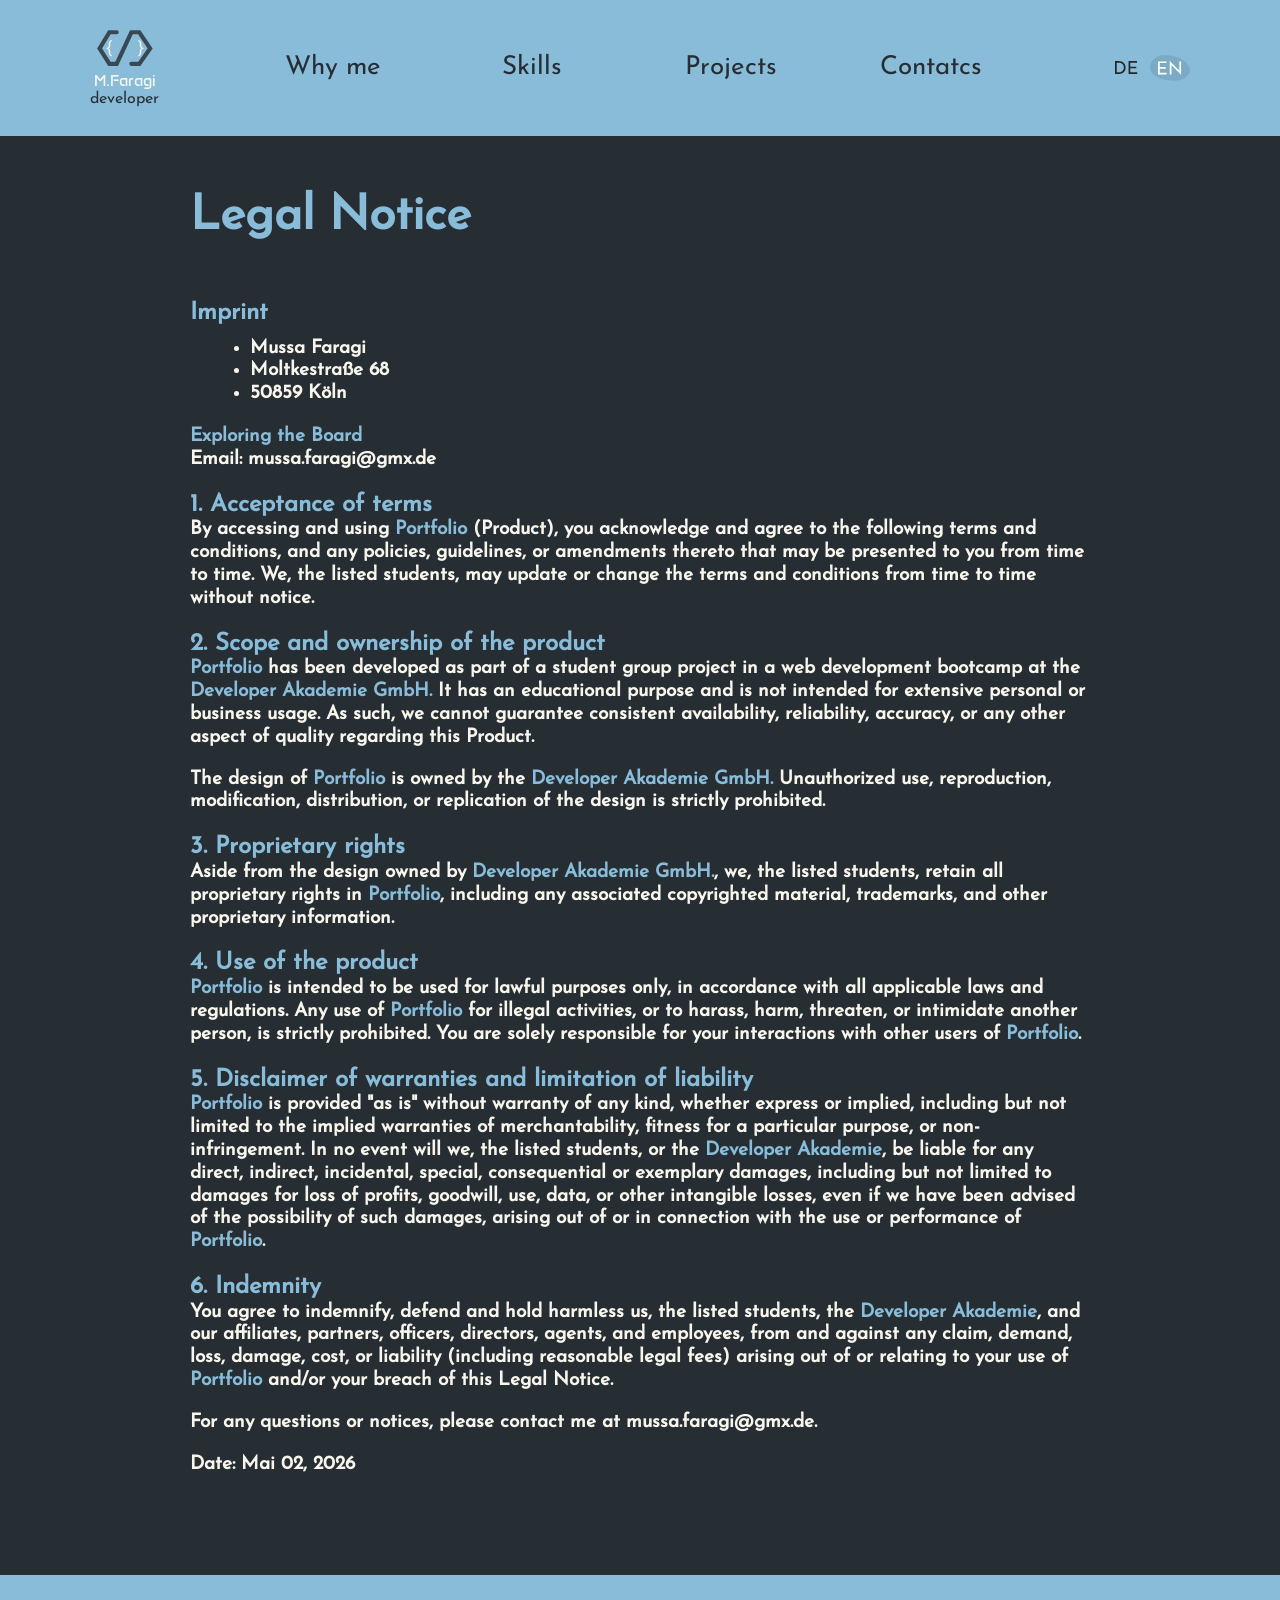
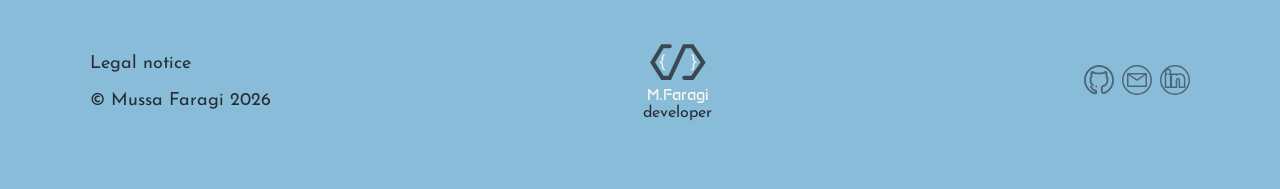
<file: legal-notice.html>
<!DOCTYPE html>
<html lang="en">
<head>
    <meta charset="UTF-8">
    <meta name="viewport" content="width=device-width, initial-scale=1.0">
    <title>Legal Notice</title>
    <link rel="stylesheet" href="css/style.css">
    <link rel="stylesheet" href="css/legal-notice.css">
    <link rel="icon" type="image/png" href="img/logo-icon.svg">
    <link rel="stylesheet" href="css/legal-notice-resp.css">
    <link rel="stylesheet" href="https://unpkg.com/aos@2.3.4/dist/aos.css" />

    <script src="js/main.js"></script>
    <script src="js/translate.js"></script>
    <script src="js/legal-notice.js"></script>
    
</head>
<body>

    <div class="w-100 legal-header" style="background-color: #89BCD9;">
        <section class="header">

            <a href="index.html">
            <div class="header-logo-wrapper">
                <div class="header-logo">
                    <img src="img/logo-icon-dark.svg">
                </div>
                <div class="header-under-logo">
                    <p class="header-under-logo-name">M.Faragi</p>
                    <p data-i18n="logo-role" class="header-under-logo-property">developer</p>
                </div>
            </div>
            </a>

            <div class="bar-middle bar-middle-legal">
                <a data-i18n="bar-why-me" href="index.html#why-me-section" id="bar-why-me" onclick="chooseBar('bar-why-me')">Why me</a>
                <a data-i18n="bar-skills" href="index.html#skills-section" id="bar-skills" onclick="chooseBar('bar-skills')">Skills</a>
                <a data-i18n="bar-projects" href="index.html#projects" id="bar-projects" onclick="chooseBar('bar-projects')">Projects</a>
                <a data-i18n="bar-contacts" href="index.html#contact-me" id="bar-contact-me" onclick="chooseBar('bar-contact-me')">Contact</a>
            </div>

            <div class="bar-language bar-language-legal">
                <div class="lang-de-parent" id="lang-de-parent">
                    <img onclick="chooseLanguage('lang-de')" id="lang-de" class="lang de" src="img/DE.svg">
                </div>

                <div class="lang-en-parent chosen-parent" id="lang-en-parent">
                    <img onclick="chooseLanguage('lang-en')" id="lang-en" class="lang en chosen-en" src="img/EN.svg">
                </div>
            </div>

            <div class="menu-legal" onclick="openMenuLegal()">
                <img id="menu-legal-img" src="img/menu-2.svg">
            </div>


            <div class="legal-menu-wrapper" id="legal-menu-wrapper">
                <div class="bar-middle bar-middle-legal-resp">
                    <a data-i18n="bar-why-me" href="index.html#why-me-section" id="bar-why-me" onclick="chooseBar('bar-why-me')">Why me</a>
                    <a data-i18n="bar-skills" href="index.html#skills-section" id="bar-skills" onclick="chooseBar('bar-skills')">Skills</a>
                    <a data-i18n="bar-projects" href="index.html#projects" id="bar-projects" onclick="chooseBar('bar-projects')">Projects</a>
                    <a data-i18n="bar-contacts" href="index.html#contact-me" id="bar-contact-me" onclick="chooseBar('bar-contact-me')">Contact</a>
                </div>

                <div class="bar-language bar-language-legal-resp">
                    <div class="lang-de-parent" id="lang-de-parent-legal">
                        <img onclick="chooseLanguageLegal('lang-de-legal')" id="lang-de-legal" class="lang de" src="img/DE.svg">
                    </div>

                    <div class="lang-en-parent chosen-parent" id="lang-en-parent-legal">
                        <img onclick="chooseLanguageLegal('lang-en-legal')" id="lang-en-legal" class="lang en chosen-en" src="img/EN.svg">
                    </div>
                </div>
            </div>
            
        </section>
    </div>
    
    <div class="w-100">
        <div class="legal-body">
            <div data-i18n="legalContent" class="legal-content">

                <!-- <a class="arrow-back" href="index.html"><img src="img/arrow_back.svg"></a> -->

                <h1>Legal Notice</h1>

                <h2>Imprint</h2>
                <ul>
                    <li>Mussa Faragi</li>
                    <li>Moltkestraße 68</li>
                    <li>50859 Köln</li>
                </ul>

                <p><strong class="blue">Exploring the Board</strong><br>
                Email: mussa.faragi@gmx.de</p>

                <h2>1. Acceptance of terms</h2>
                <p>
                    By accessing and using <span class="blue">Portfolio</span> (Product), you acknowledge and agree to the following terms and conditions,
                    and any policies, guidelines, or amendments thereto that may be presented to you from time to time.
                    We, the listed students, may update or change the terms and conditions from time to time without notice.
                </p>

                <h2>2. Scope and ownership of the product</h2>
                <p>
                    <span class="blue">Portfolio</span> has been developed as part of a student group project in a web development bootcamp at the
                    <span class="blue">Developer Akademie GmbH.</span> It has an educational purpose and is not intended for extensive personal
                    or business usage. As such, we cannot guarantee consistent availability, reliability, accuracy,
                    or any other aspect of quality regarding this Product.
                </p>
                <p>
                    The design of <span class="blue">Portfolio</span> is owned by the <span class="blue">Developer Akademie GmbH.</span> Unauthorized use, reproduction,
                    modification, distribution, or replication of the design is strictly prohibited.
                </p>

                <h2>3. Proprietary rights</h2>
                <p>
                    Aside from the design owned by <span class="blue">Developer Akademie GmbH.</span>, we, the listed students, retain all proprietary
                    rights in <span class="blue">Portfolio</span>, including any associated copyrighted material, trademarks, and other proprietary information.
                </p>

                <h2>4. Use of the product</h2>
                <p>
                    <span class="blue">Portfolio</span> is intended to be used for lawful purposes only, in accordance with all applicable laws and regulations.
                    Any use of <span class="blue">Portfolio</span> for illegal activities, or to harass, harm, threaten, or intimidate another person,
                    is strictly prohibited. You are solely responsible for your interactions with other users of <span class="blue">Portfolio</span>.
                </p>

                <h2>5. Disclaimer of warranties and limitation of liability</h2>
                <p>
                    <span class="blue">Portfolio</span> is provided "as is" without warranty of any kind, whether express or implied, including but not limited
                    to the implied warranties of merchantability, fitness for a particular purpose, or non-infringement.
                    In no event will we, the listed students, or the <span class="blue">Developer Akademie</span>, be liable for any direct, indirect,
                    incidental, special, consequential or exemplary damages, including but not limited to damages for loss of profits,
                    goodwill, use, data, or other intangible losses, even if we have been advised of the possibility of such damages,
                    arising out of or in connection with the use or performance of <span class="blue">Portfolio</span>.
                </p>

                <h2>6. Indemnity</h2>
                <p>
                    You agree to indemnify, defend and hold harmless us, the listed students, the <span class="blue">Developer Akademie</span>,
                    and our affiliates, partners, officers, directors, agents, and employees, from and against any claim,
                    demand, loss, damage, cost, or liability (including reasonable legal fees) arising out of or relating to
                    your use of <span class="blue">Portfolio</span> and/or your breach of this Legal Notice.
                </p>

                <p>
                    For any questions or notices, please contact me at mussa.faragi@gmx.de.
                </p>

                <p class="date">Date: Mai 02, 2026</p>
            </div>
        </div>
    </div>

    <div class="w-100" style="background-color: #89BCD9;">
        <footer>

            <div class="legal-wrapper">
                <div class="legal"><a data-i18n="legal" href="">Legal notice</a></div>
                <div class="legal-copy">&copy; Mussa Faragi 2026</div>
            </div>

            <div class="bar-logo-wrapper footer-logo-wrapper">
                <div class="bar-logo">
                    <img src="img/logo-icon-dark.svg">
                </div>
                <div class="bar-under-logo">
                    <p class="bar-under-logo-name">M.Faragi</p>
                    <p data-i18n="logo-role" class="bar-under-logo-property">developer</p>
                </div>
            </div>

            <div class="footer-icons">
                <a href="https://github.com/mussa-e" target="_blank"><img class="footer-github" src="img/github-footer.svg"></a>
                <a href="index.html#contact-me"><img class="footer-email" src="img/email-footer.svg"></a>
                <a href="https://www.linkedin.com/in/mussa-faragi" target="_blank"><img class="footer-linked-in" src="img/linkedin-footer.svg"></a>
            </div>

        </footer>
    </div>


</body>
</html>
</file>
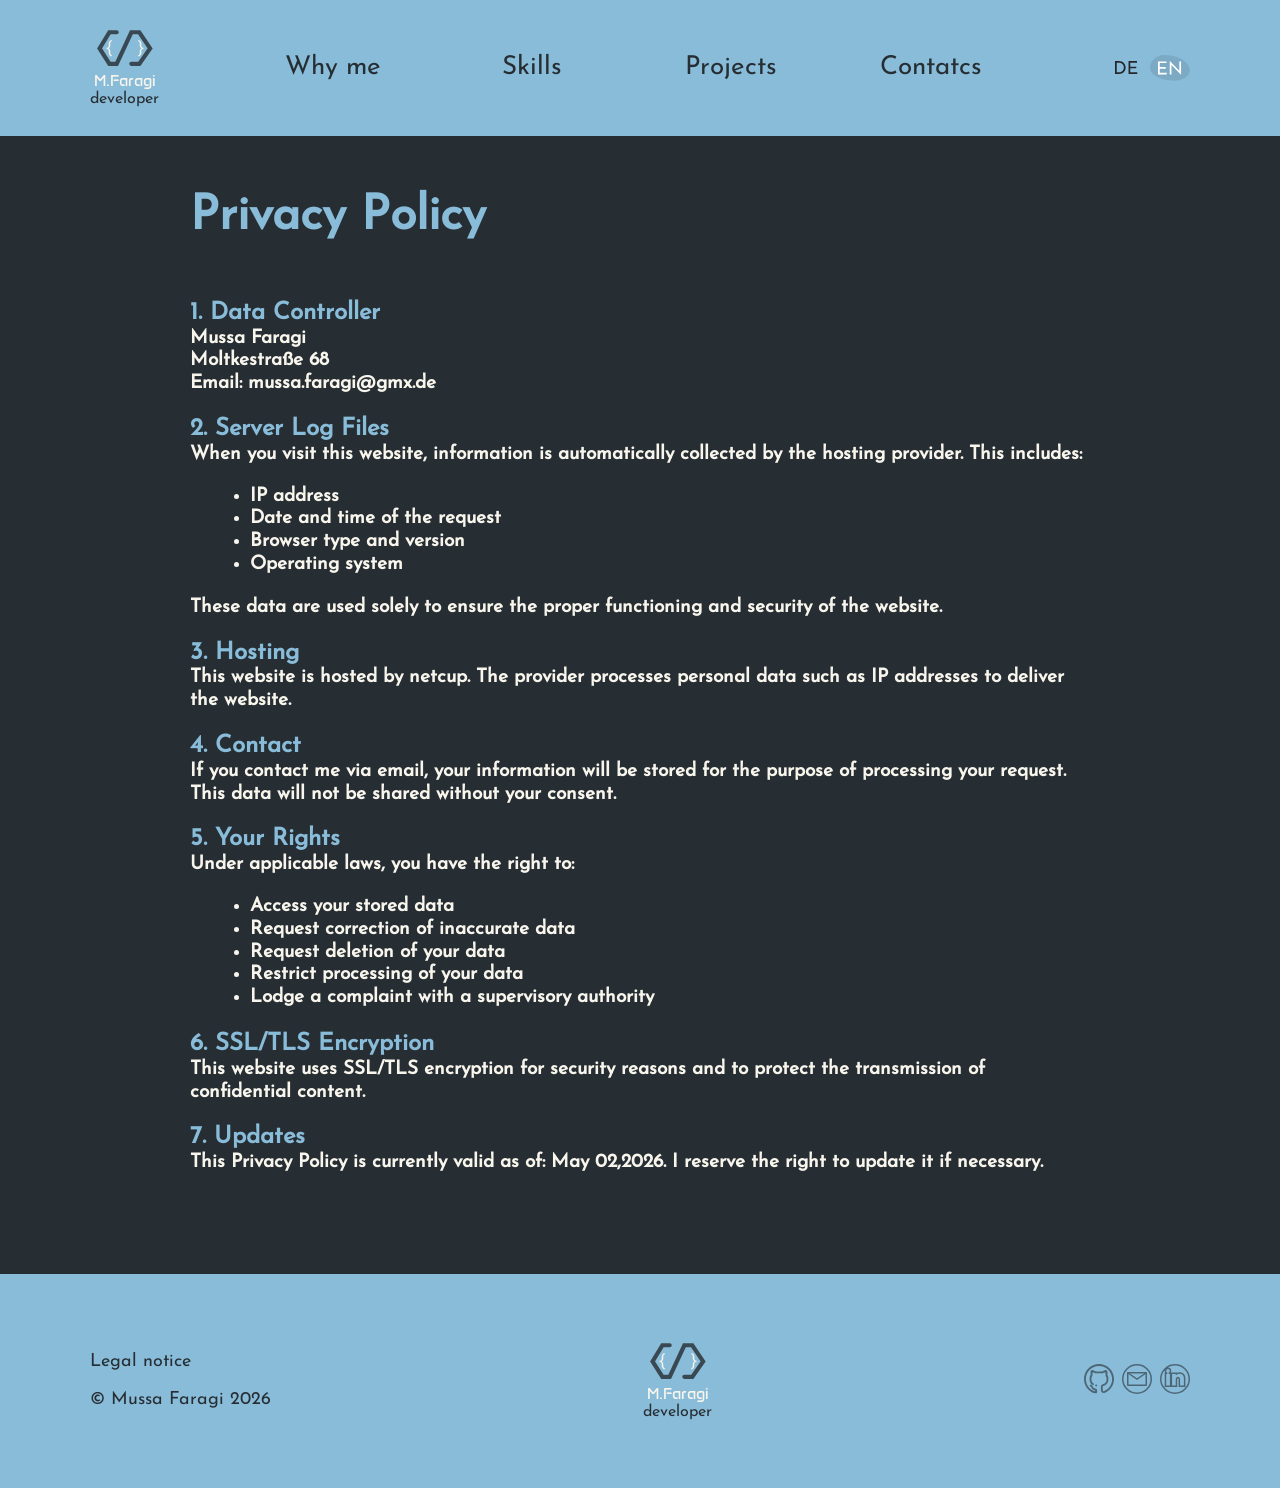
<file: privacy-policy.html>
<!DOCTYPE html>
<html lang="en">
<head>
    <meta charset="UTF-8">
    <meta name="viewport" content="width=device-width, initial-scale=1.0">
    <title>Privacy Policy</title>
    
    <link rel="stylesheet" href="css/style.css">
    <link rel="icon" type="image/png" href="img/logo-icon.svg">
    <link rel="stylesheet" href="css/privacy-policy.css">
    <link rel="stylesheet" href="css/privacy-policy-resp.css">
    <link rel="stylesheet" href="https://unpkg.com/aos@2.3.4/dist/aos.css" />

    <script src="js/main.js"></script>
    <script src="js/translate.js"></script>
    <script src="js/privacy-policy.js"></script>
    
    
</head>
<body>

    <div class="w-100 privacy-header" style="background-color: #89BCD9;">
        <section class="header">

            <a href="index.html">
                <div class="header-logo-wrapper">
                    <div class="header-logo">
                        <img src="img/logo-icon-dark.svg">
                    </div>
                    <div class="header-under-logo">
                        <p class="header-under-logo-name">M.Faragi</p>
                        <p data-i18n="logo-role" class="header-under-logo-property">developer</p>
                    </div>
                </div>
            </a>

            <div class="bar-middle bar-middle-privacy">
                <a data-i18n="bar-why-me" href="index.html#why-me-section" id="bar-why-me" onclick="chooseBar('bar-why-me')">Why me</a>
                <a data-i18n="bar-skills" href="index.html#skills-section" id="bar-skills" onclick="chooseBar('bar-skills')">Skills</a>
                <a data-i18n="bar-projects" href="index.html#projects" id="bar-projects" onclick="chooseBar('bar-projects')">Projects</a>
                <a data-i18n="bar-contacts" href="index.html#contact-me" id="bar-contact-me" onclick="chooseBar('bar-contact-me')">Contact</a>
            </div>

            <div class="bar-language bar-language-privacy">
                <div class="lang-de-parent" id="lang-de-parent">
                    <img onclick="chooseLanguage('lang-de')" id="lang-de" class="lang de" src="img/DE.svg">
                </div>

                <div class="lang-en-parent chosen-parent" id="lang-en-parent">
                    <img onclick="chooseLanguage('lang-en')" id="lang-en" class="lang en chosen-en" src="img/EN.svg">
                </div>
            </div>

            <div class="menu-privacy" onclick="openMenuPrivacy()">
                <img id="menu-privacy-img" src="img/menu-2.svg">
            </div>

            <div class="privacy-menu-wrapper" id="privacy-menu-wrapper">
                <div class="bar-middle bar-middle-privacy-resp">
                    <a data-i18n="bar-why-me" href="index.html#why-me-section" id="bar-why-me" onclick="chooseBar('bar-why-me')">Why me</a>
                    <a data-i18n="bar-skills" href="index.html#skills-section" id="bar-skills" onclick="chooseBar('bar-skills')">Skills</a>
                    <a data-i18n="bar-projects" href="index.html#projects" id="bar-projects" onclick="chooseBar('bar-projects')">Projects</a>
                    <a data-i18n="bar-contacts" href="index.html#contact-me" id="bar-contact-me" onclick="chooseBar('bar-contact-me')">Contact</a>
                </div>

                <div class="bar-language bar-language-privacy-resp">
                    <div class="lang-de-parent" id="lang-de-parent-privacy">
                        <img onclick="chooseLanguagePrivacy('lang-de-privacy')" id="lang-de-privacy" class="lang de" src="img/DE.svg">
                    </div>

                    <div class="lang-en-parent chosen-parent" id="lang-en-parent-privacy">
                        <img onclick="chooseLanguagePrivacy('lang-en-privacy')" id="lang-en-privacy" class="lang en chosen-en" src="img/EN.svg">
                    </div>
                </div>
            </div>
            
        </section>
    </div>
    
    <div class="w-100">
        <div class="privacy-body">
            <div data-i18n="privacyContent" class="privacy-content">

                <!-- <a class="arrow-back" href="index.html"><img src="img/arrow_back.svg"></a> -->

                <h1>Privacy Policy</h1>

                <h2>1. Data Controller</h2>
                <p>
                Mussa Faragi<br>
                Musterstraße<br>
                Email: mussa.faragi@gmx.de
                </p>

                <h2>2. Server Log Files</h2>
                <p>
                    When you visit this website, information is automatically collected by the hosting provider. This includes:
                </p>
                <ul>
                    <li>IP address</li>
                    <li>Date and time of the request</li>
                    <li>Browser type and version</li>
                    <li>Operating system</li>
                </ul>
                <p>
                    These data are used solely to ensure the proper functioning and security of the website.
                </p>

                <h2>3. Hosting</h2>
                <p>
                    This website is hosted by netcup. The provider processes personal data such as IP addresses to deliver the website.
                </p>

                <h2>4. Contact</h2>
                <p>
                    If you contact me via email, your information will be stored for the purpose of processing your request. This data will not be shared without your consent.
                </p>

                <h2>5. Your Rights</h2>
                <p>
                    Under applicable laws, you have the right to:
                </p>
                <ul>
                    <li>Access your stored data</li>
                    <li>Request correction of inaccurate data</li>
                    <li>Request deletion of your data</li>
                    <li>Restrict processing of your data</li>
                    <li>Lodge a complaint with a supervisory authority</li>
                </ul>

                <h2>6. SSL/TLS Encryption</h2>
                <p>
                    This website uses SSL/TLS encryption for security reasons and to protect the transmission of confidential content.
                </p>

                <h2>7. Updates</h2>
                <p>
                    This Privacy Policy is currently valid as of: May 02,2026.  
                    I reserve the right to update it if necessary.
                </p>
            </div>
        </div>
    </div>

    <div class="w-100" style="background-color: #89BCD9;">
        <footer>

            <div class="legal-wrapper">
                <div class="legal"><a data-i18n="legal" href="legal-notice.html">Legal notice</a></div>
                <div class="legal-copy">&copy; Mussa Faragi 2026</div>
            </div>

            <div class="bar-logo-wrapper footer-logo-wrapper">
                <div class="bar-logo">
                    <img src="img/logo-icon-dark.svg">
                </div>
                <div class="bar-under-logo">
                    <p class="bar-under-logo-name">M.Faragi</p>
                    <p data-i18n="logo-role" class="bar-under-logo-property">developer</p>
                </div>
            </div>

            <div class="footer-icons">
                <a href="https://github.com/mussa-e" target="_blank"><img class="footer-github" src="img/github-footer.svg"></a>
                <a href="index.html#contact-me"><img class="footer-email" src="img/email-footer.svg"></a>
                <a href="https://www.linkedin.com/in/mussa-faragi" target="_blank"><img class="footer-linked-in" src="img/linkedin-footer.svg"></a>
            </div>

        </footer>
    </div>


</body>
</html>
</file>
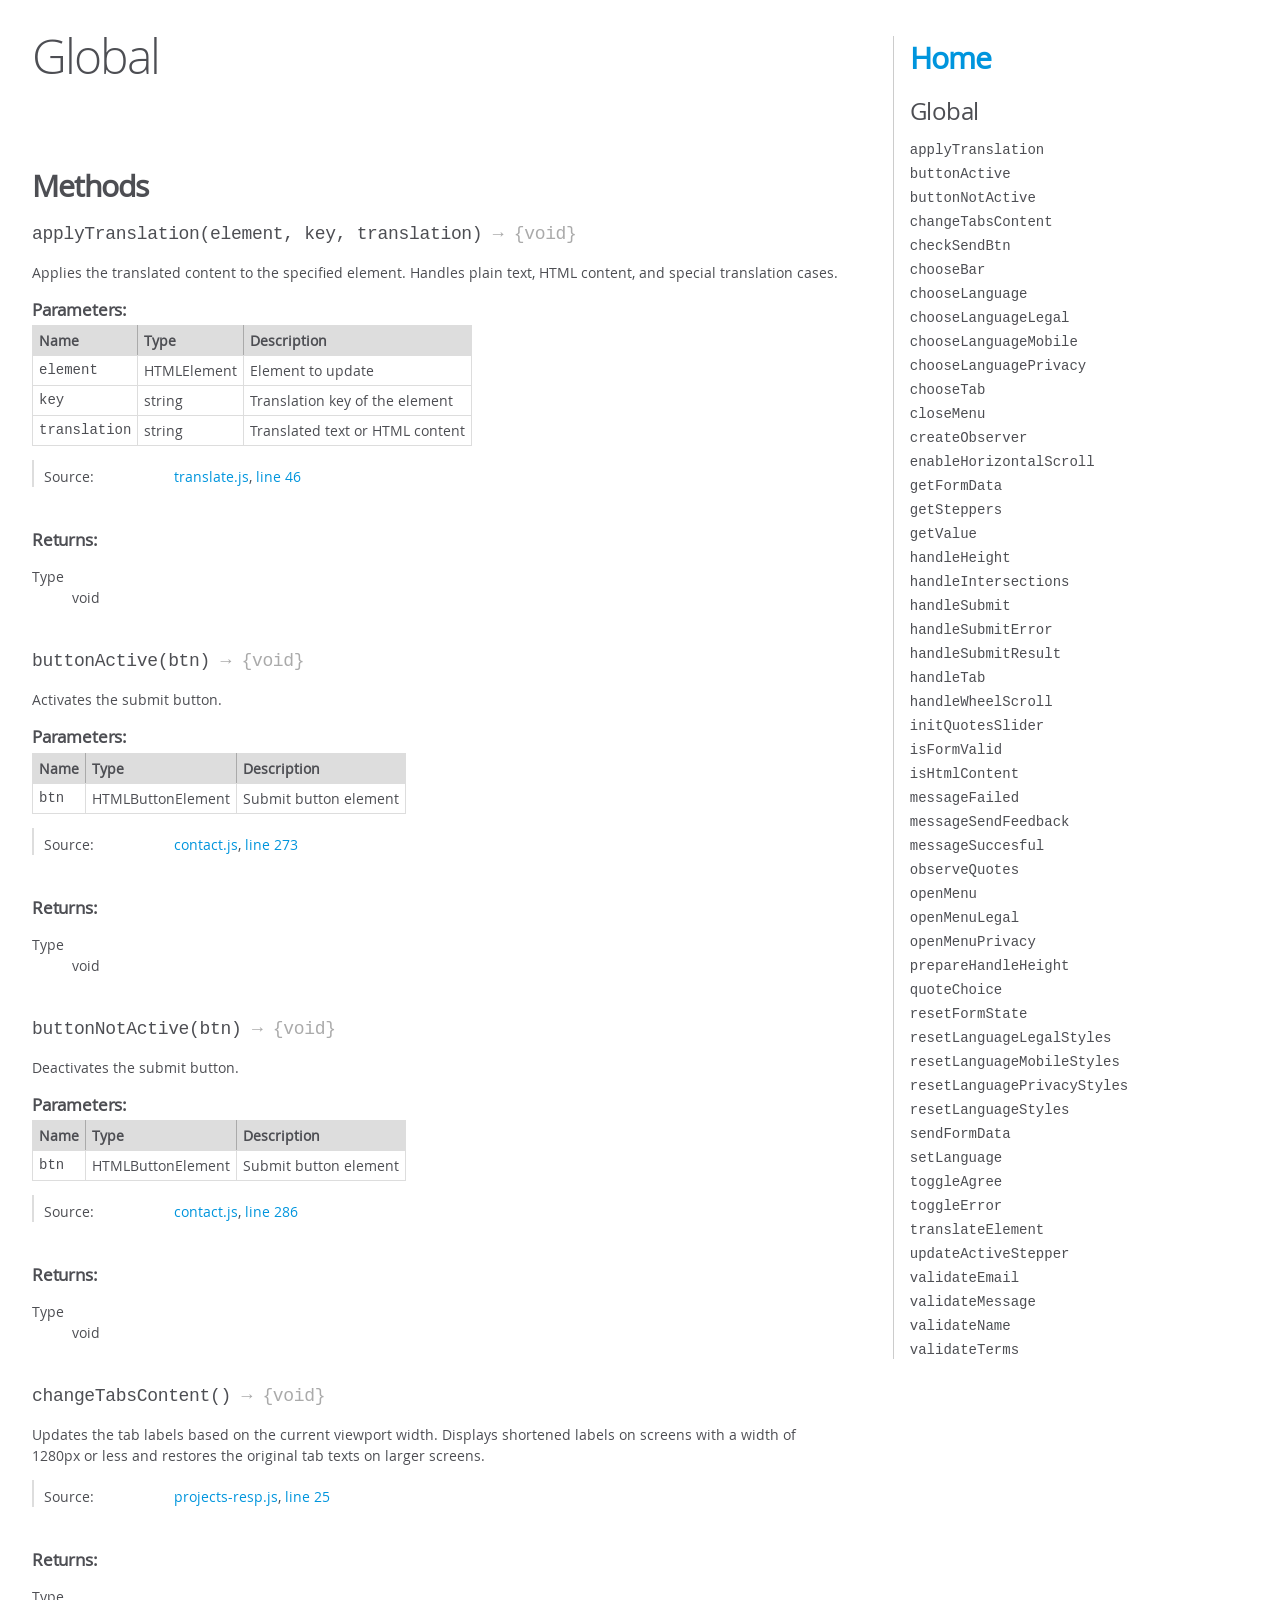
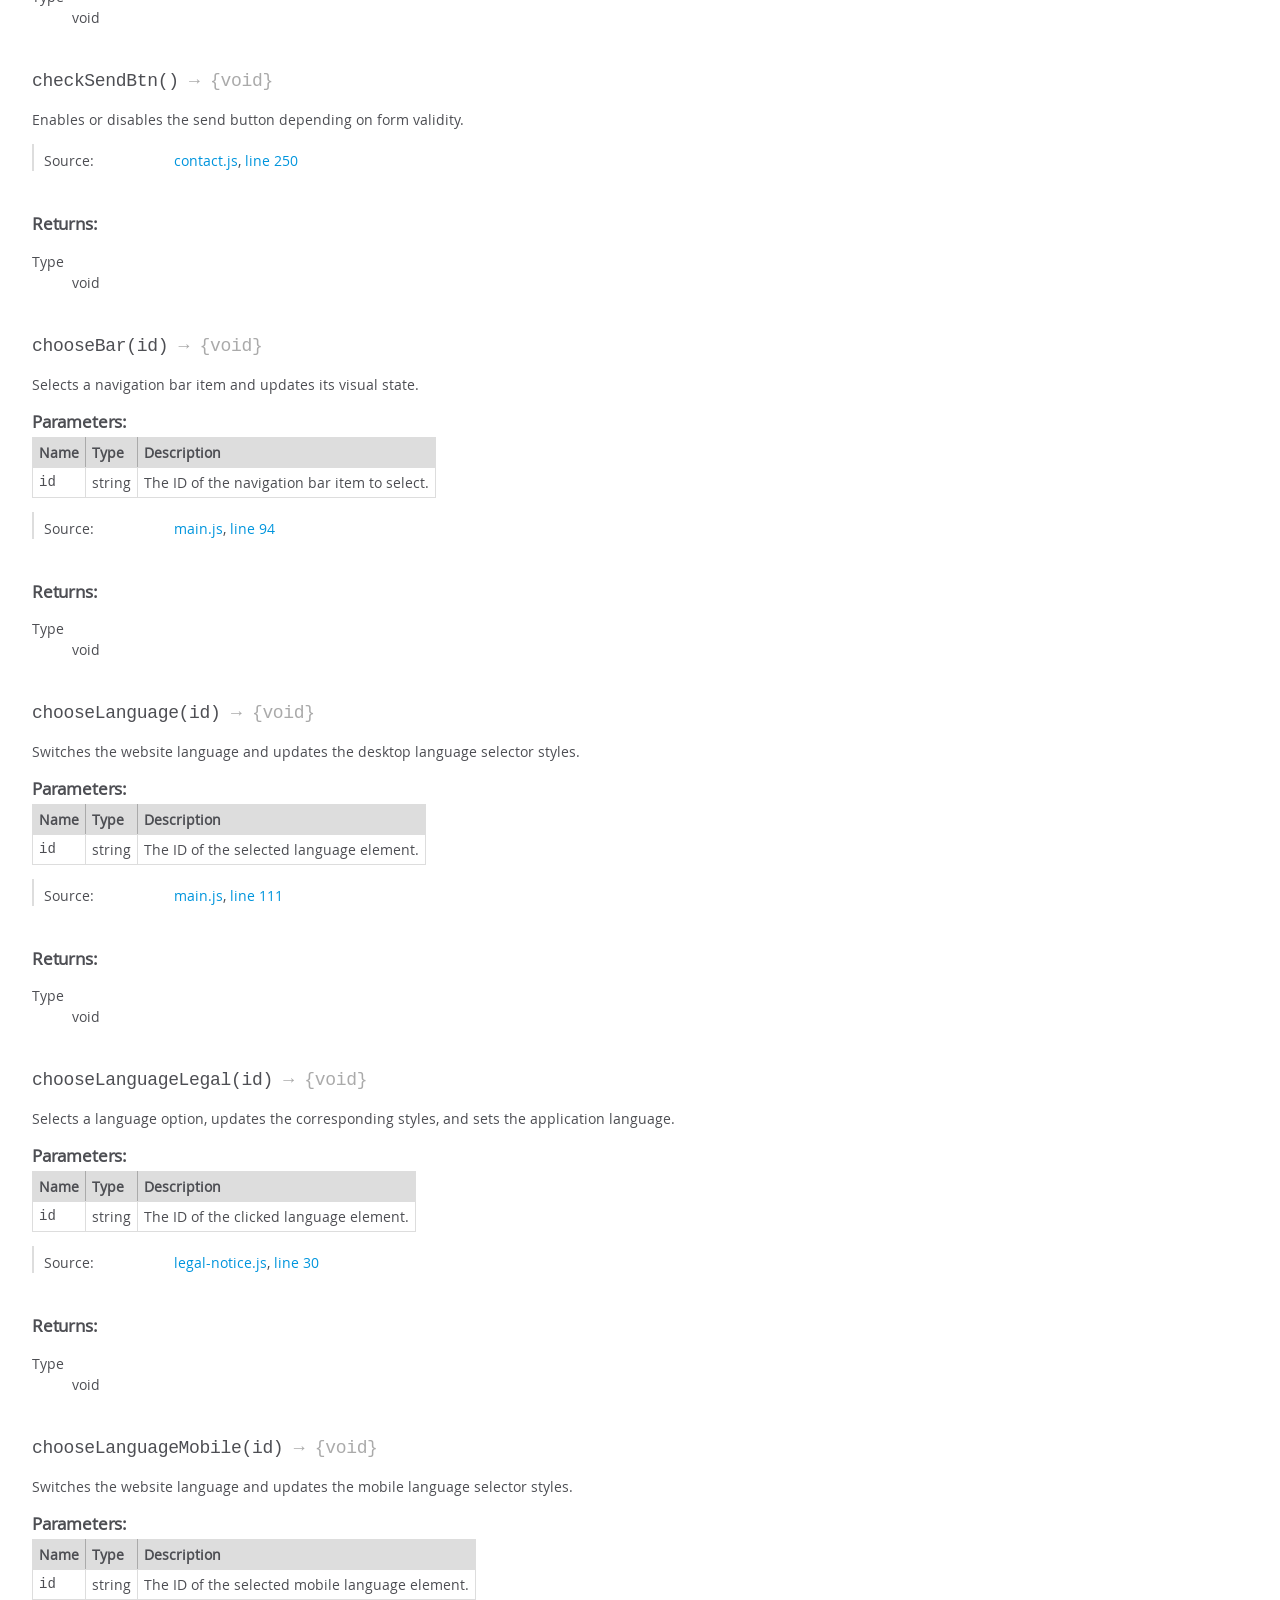
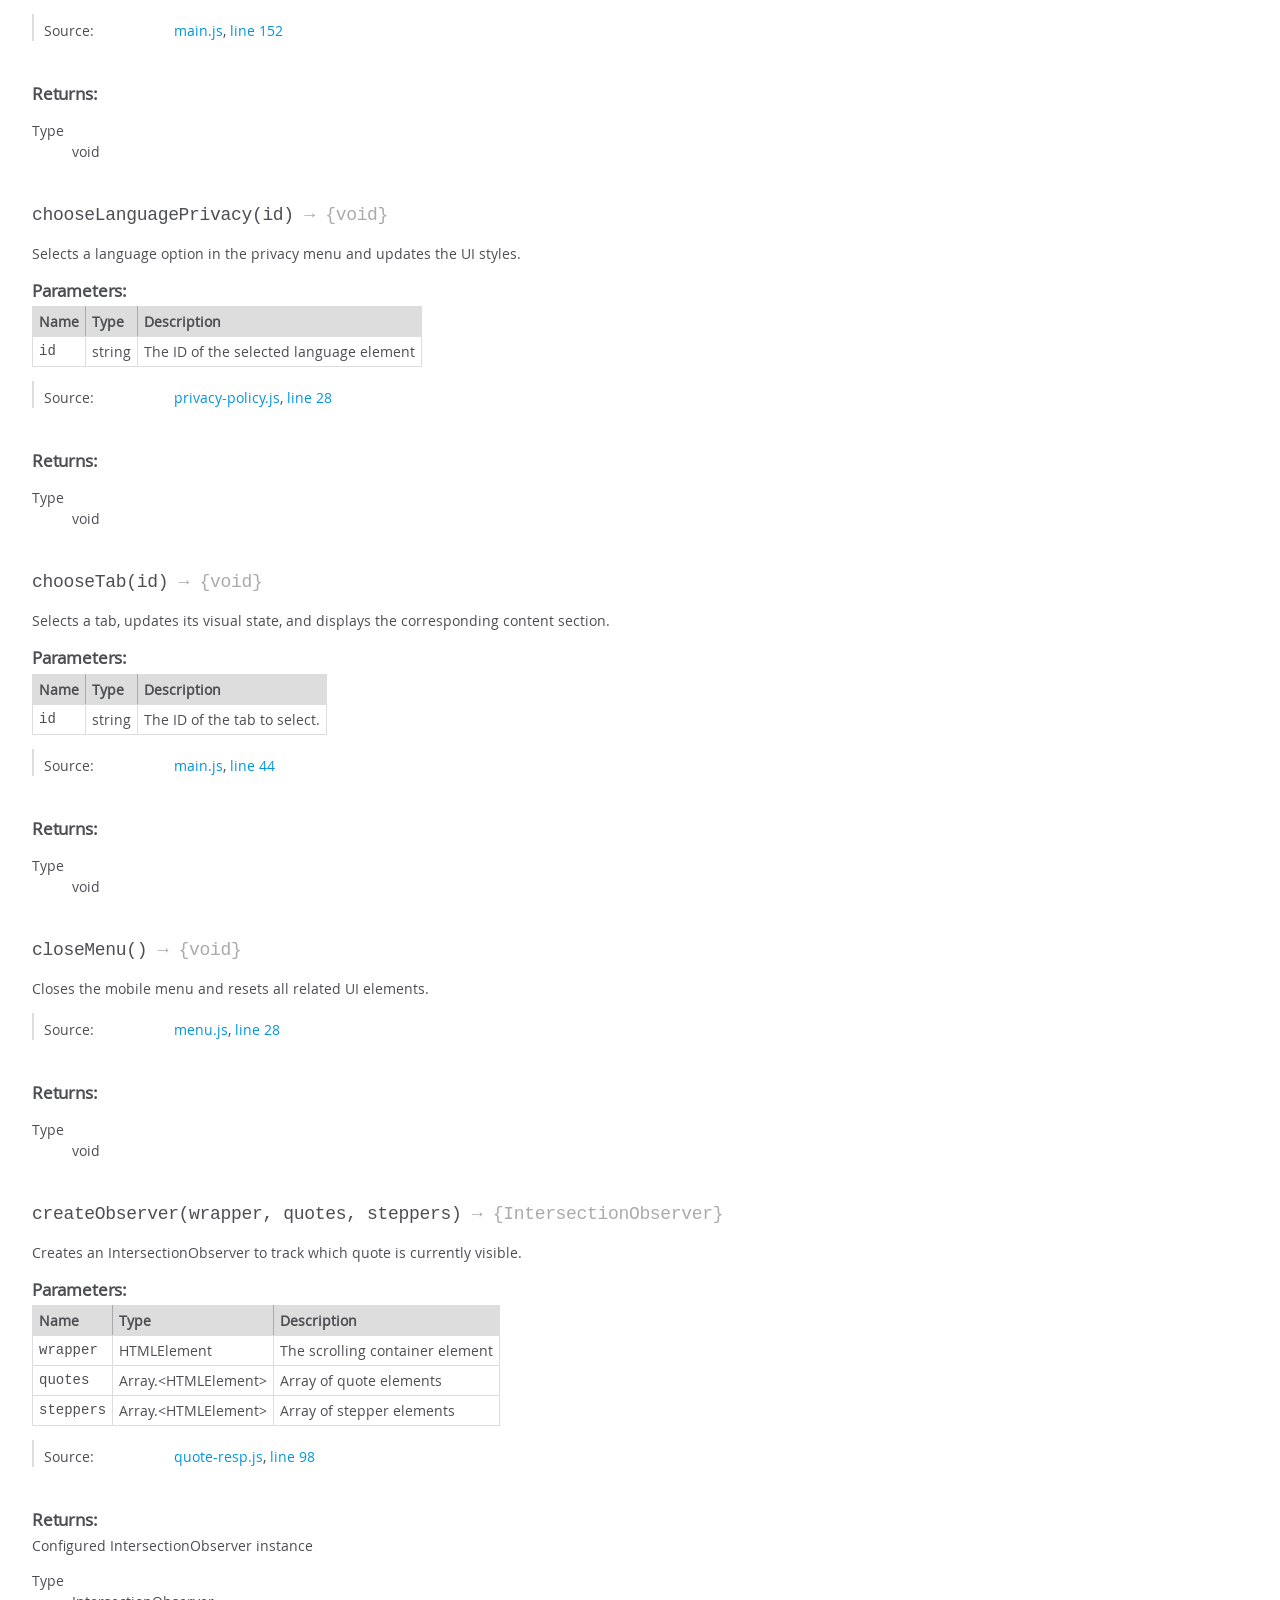
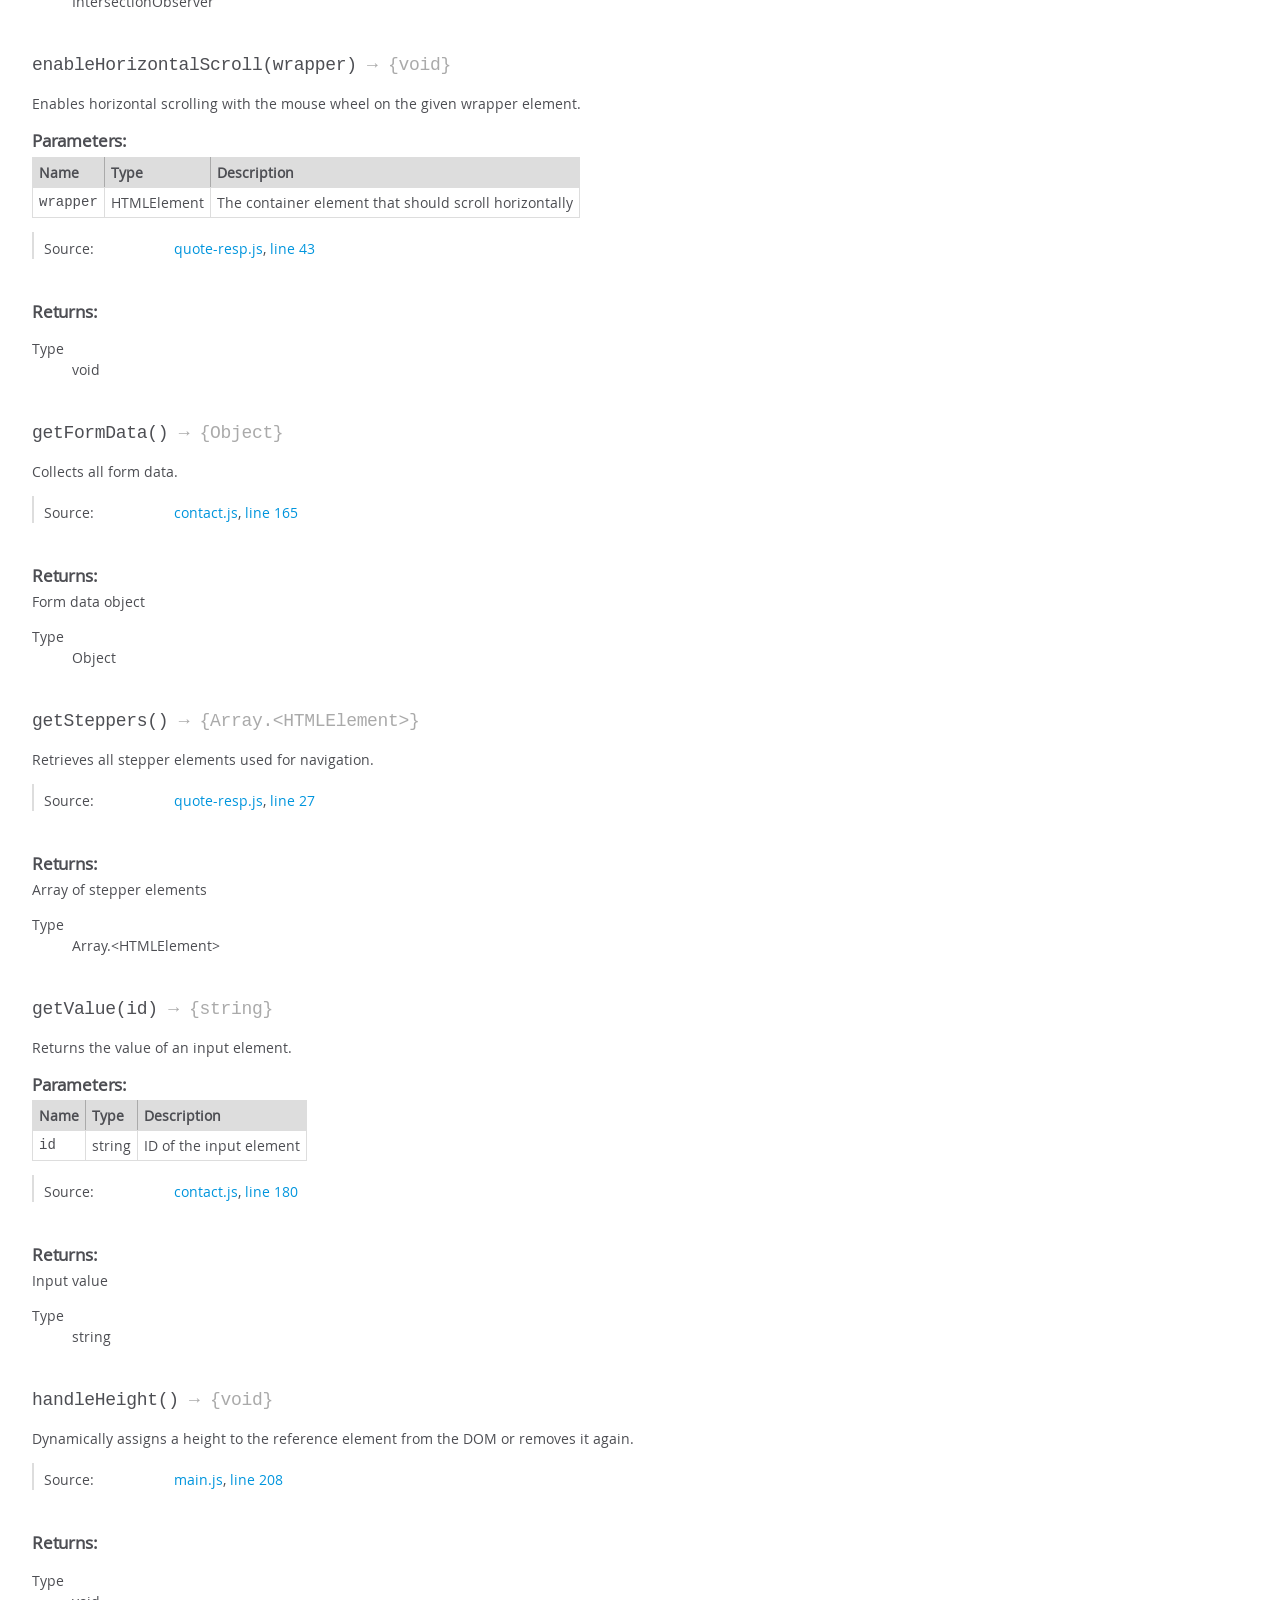
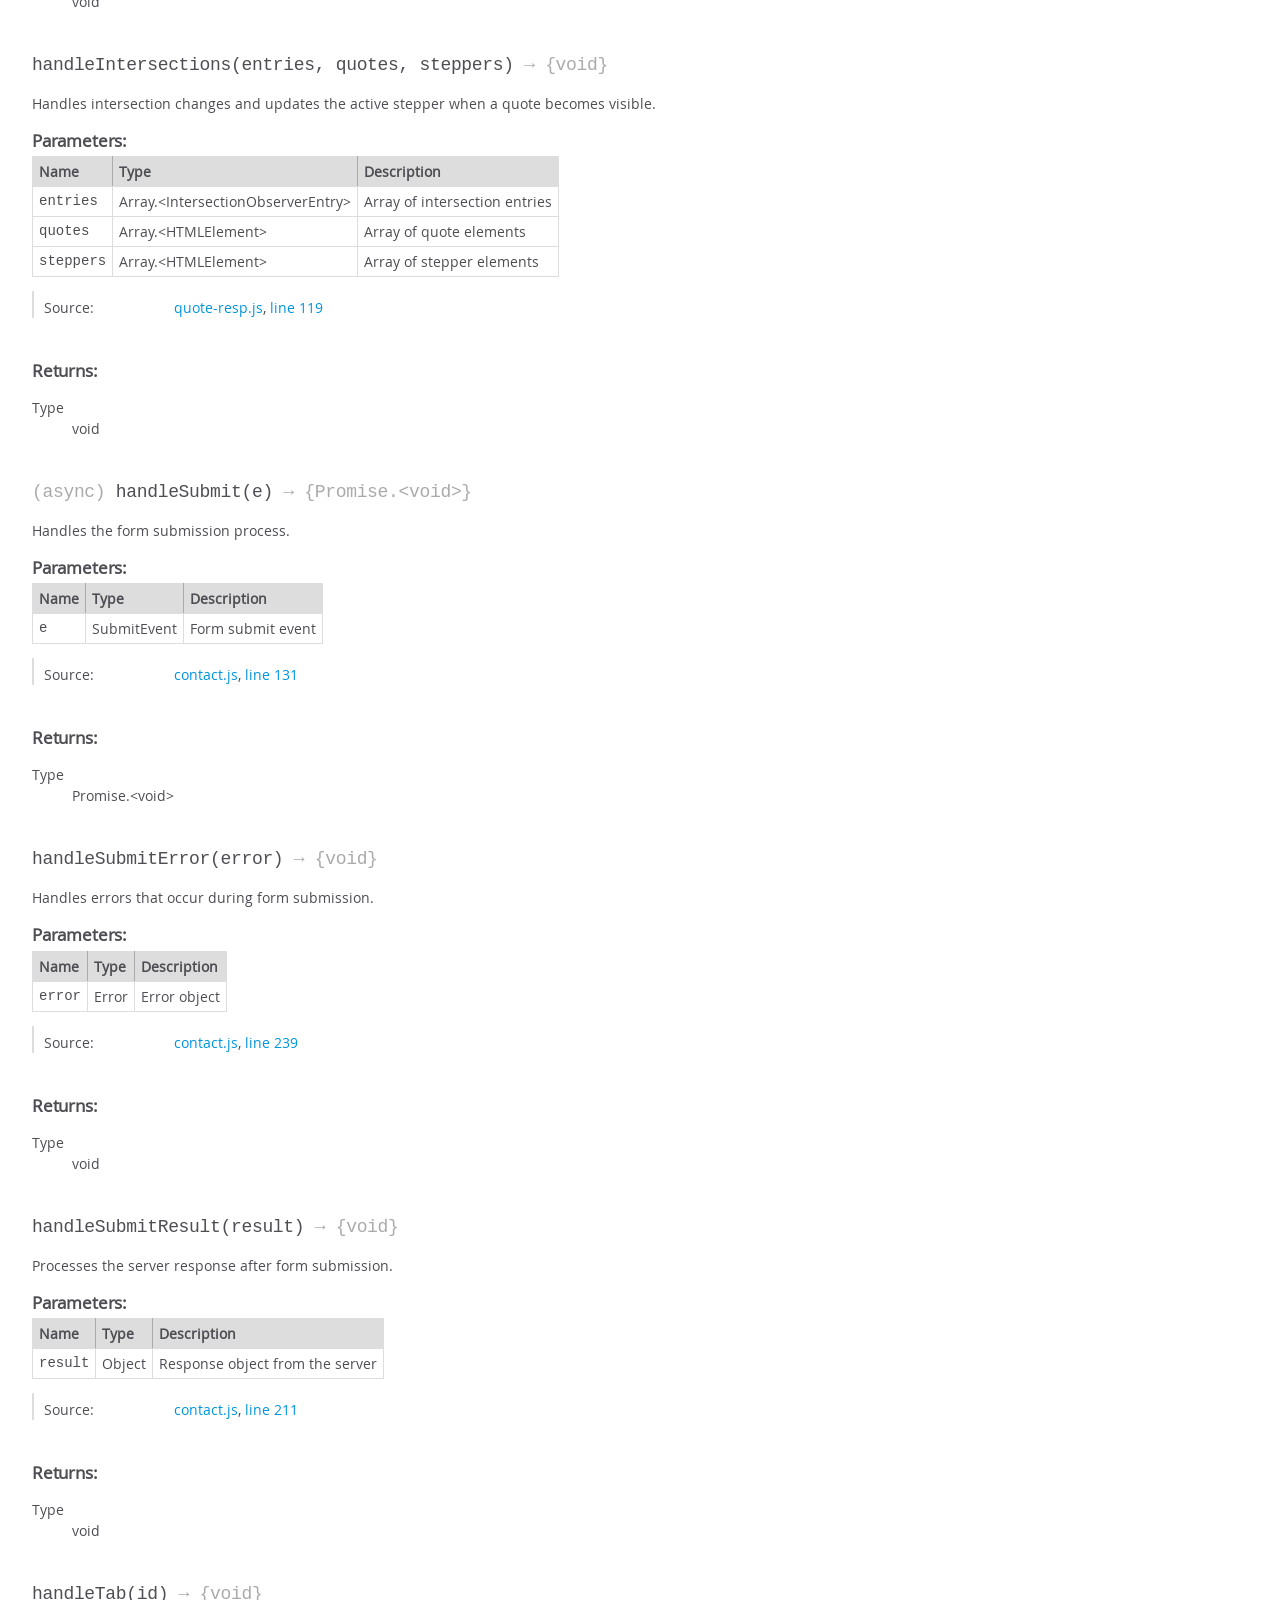
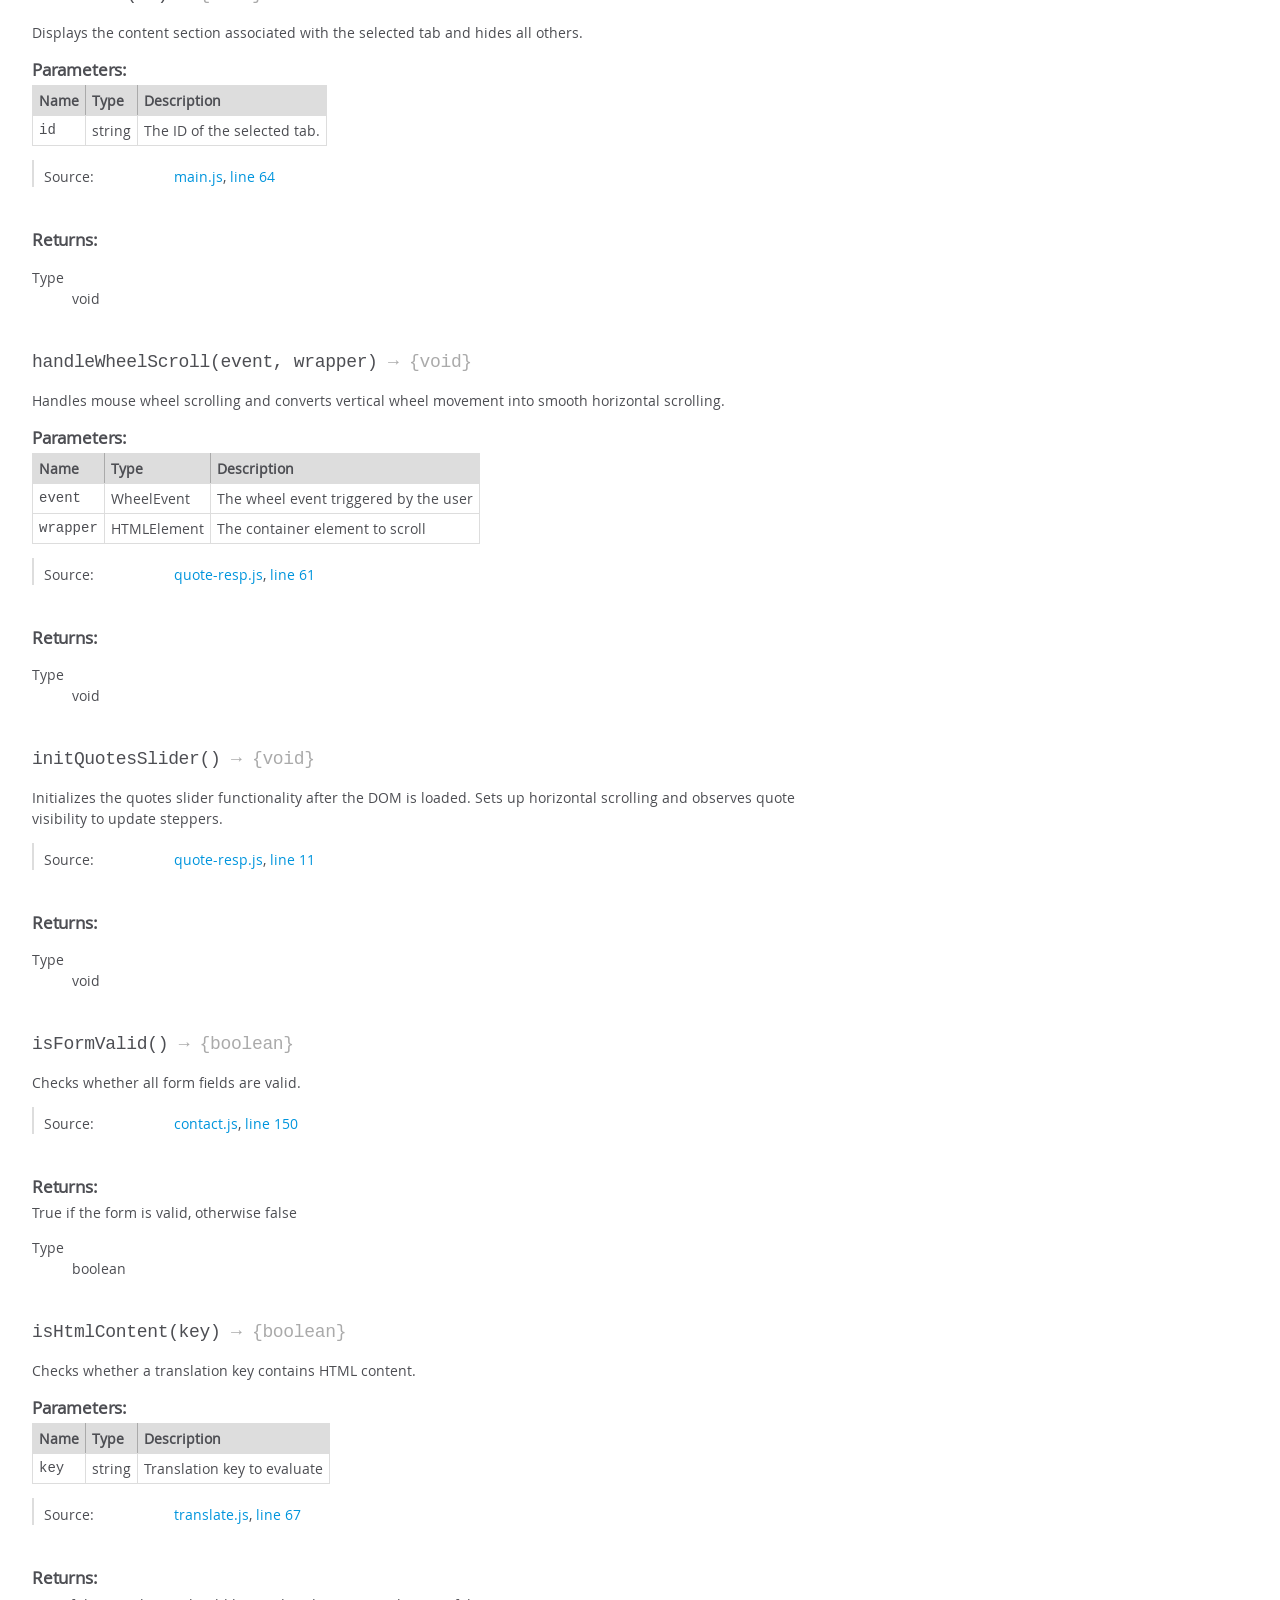
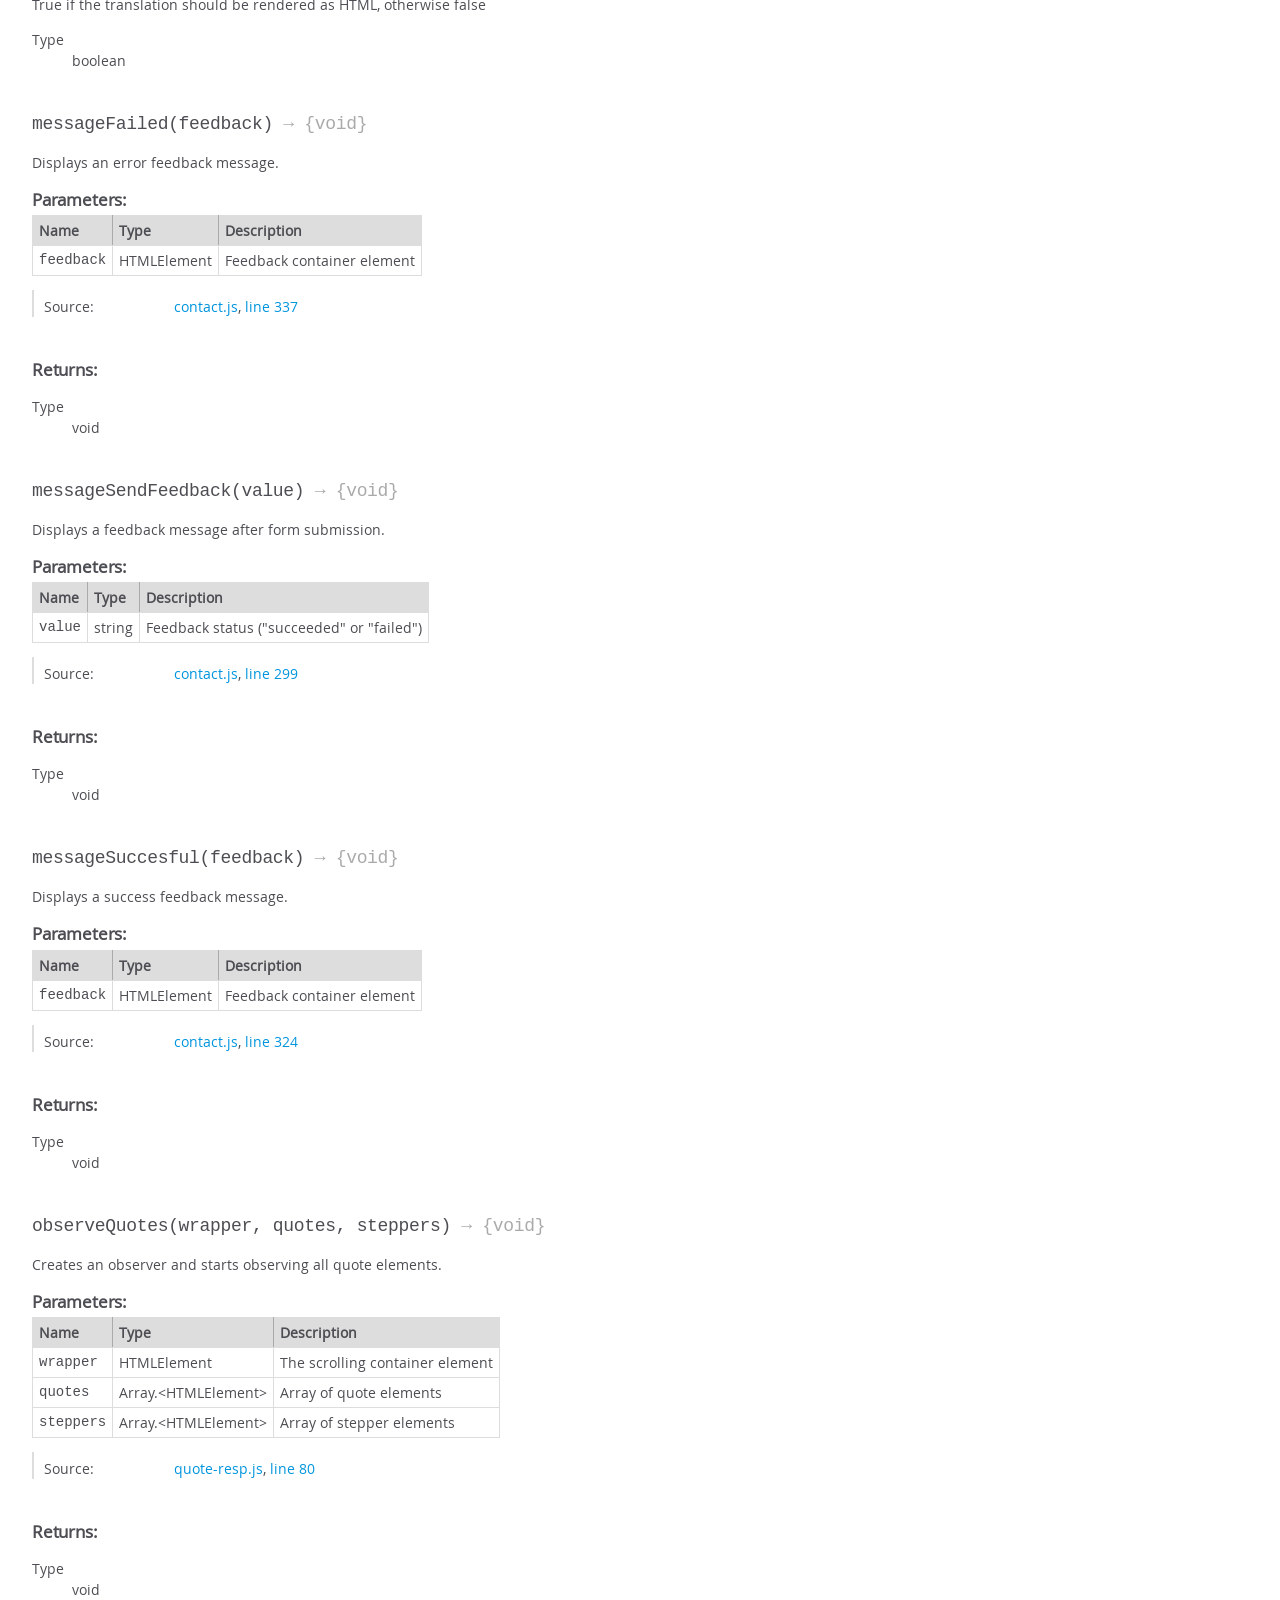
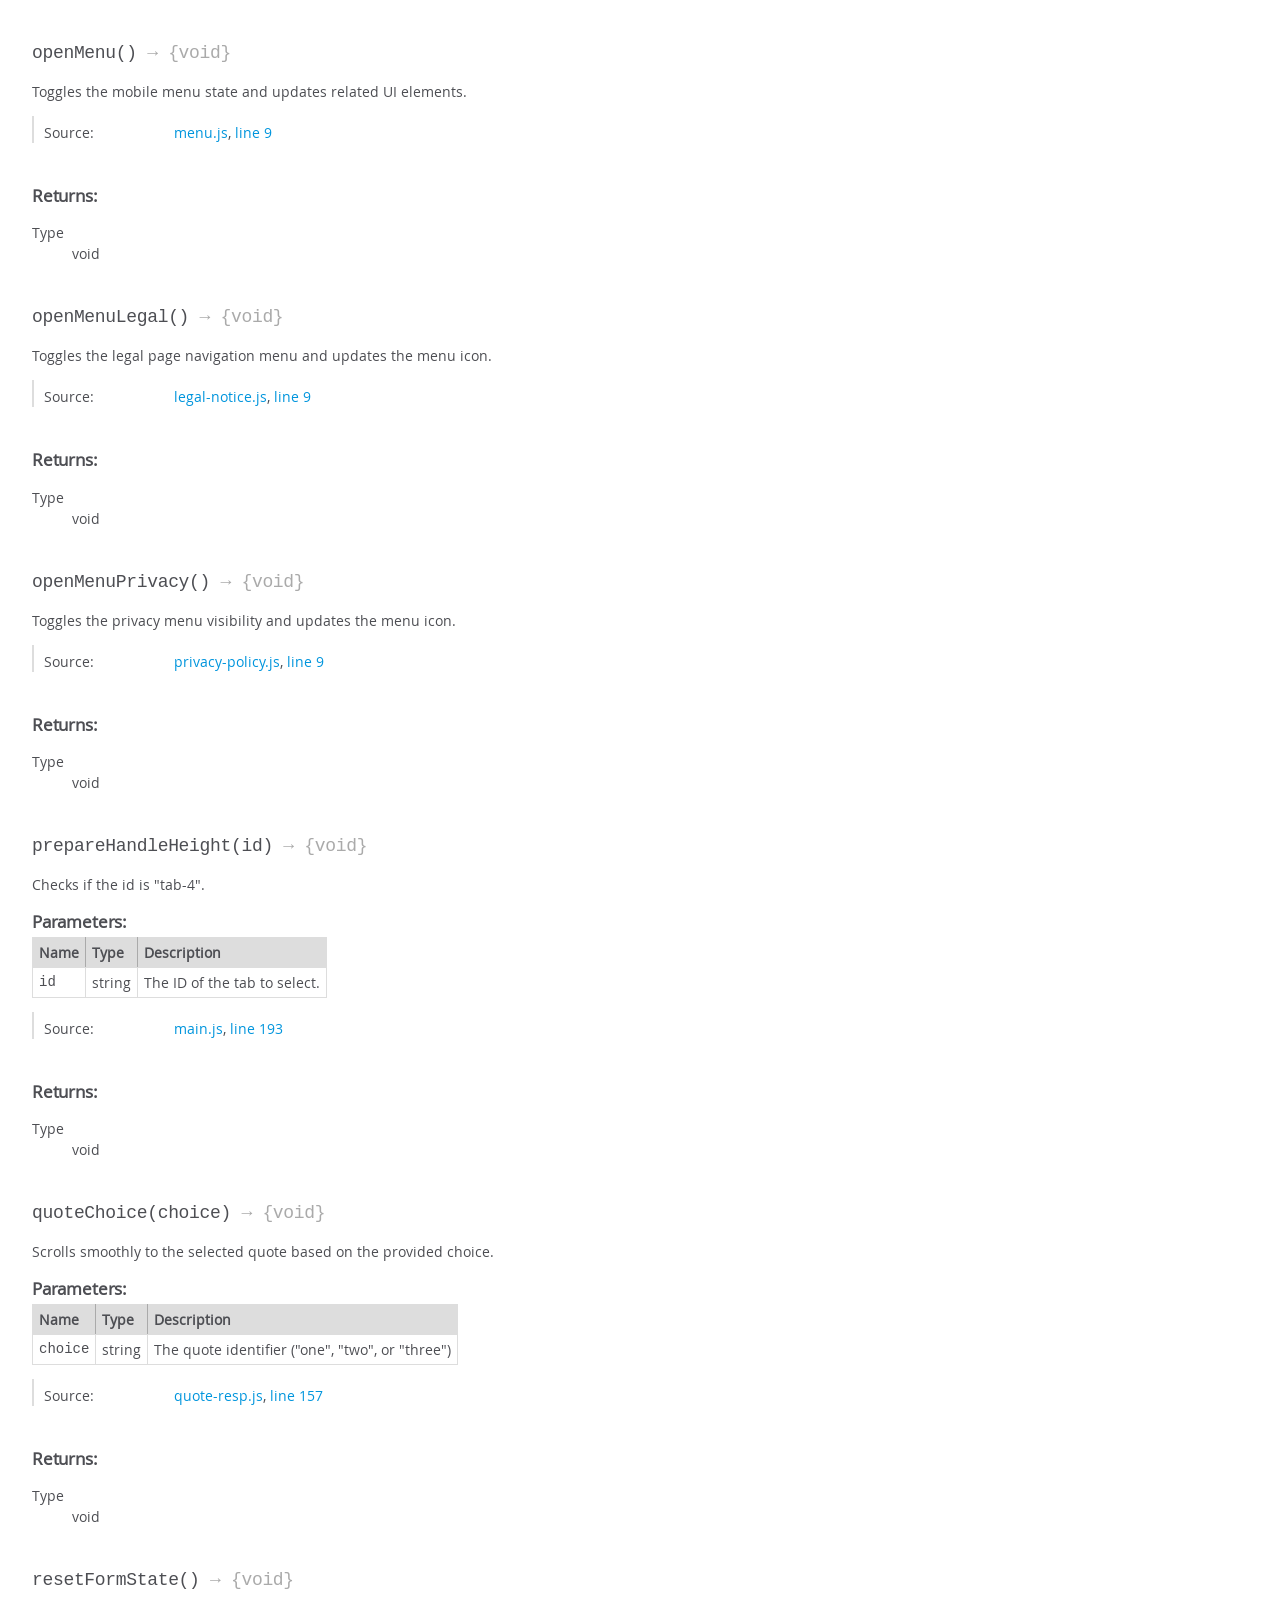
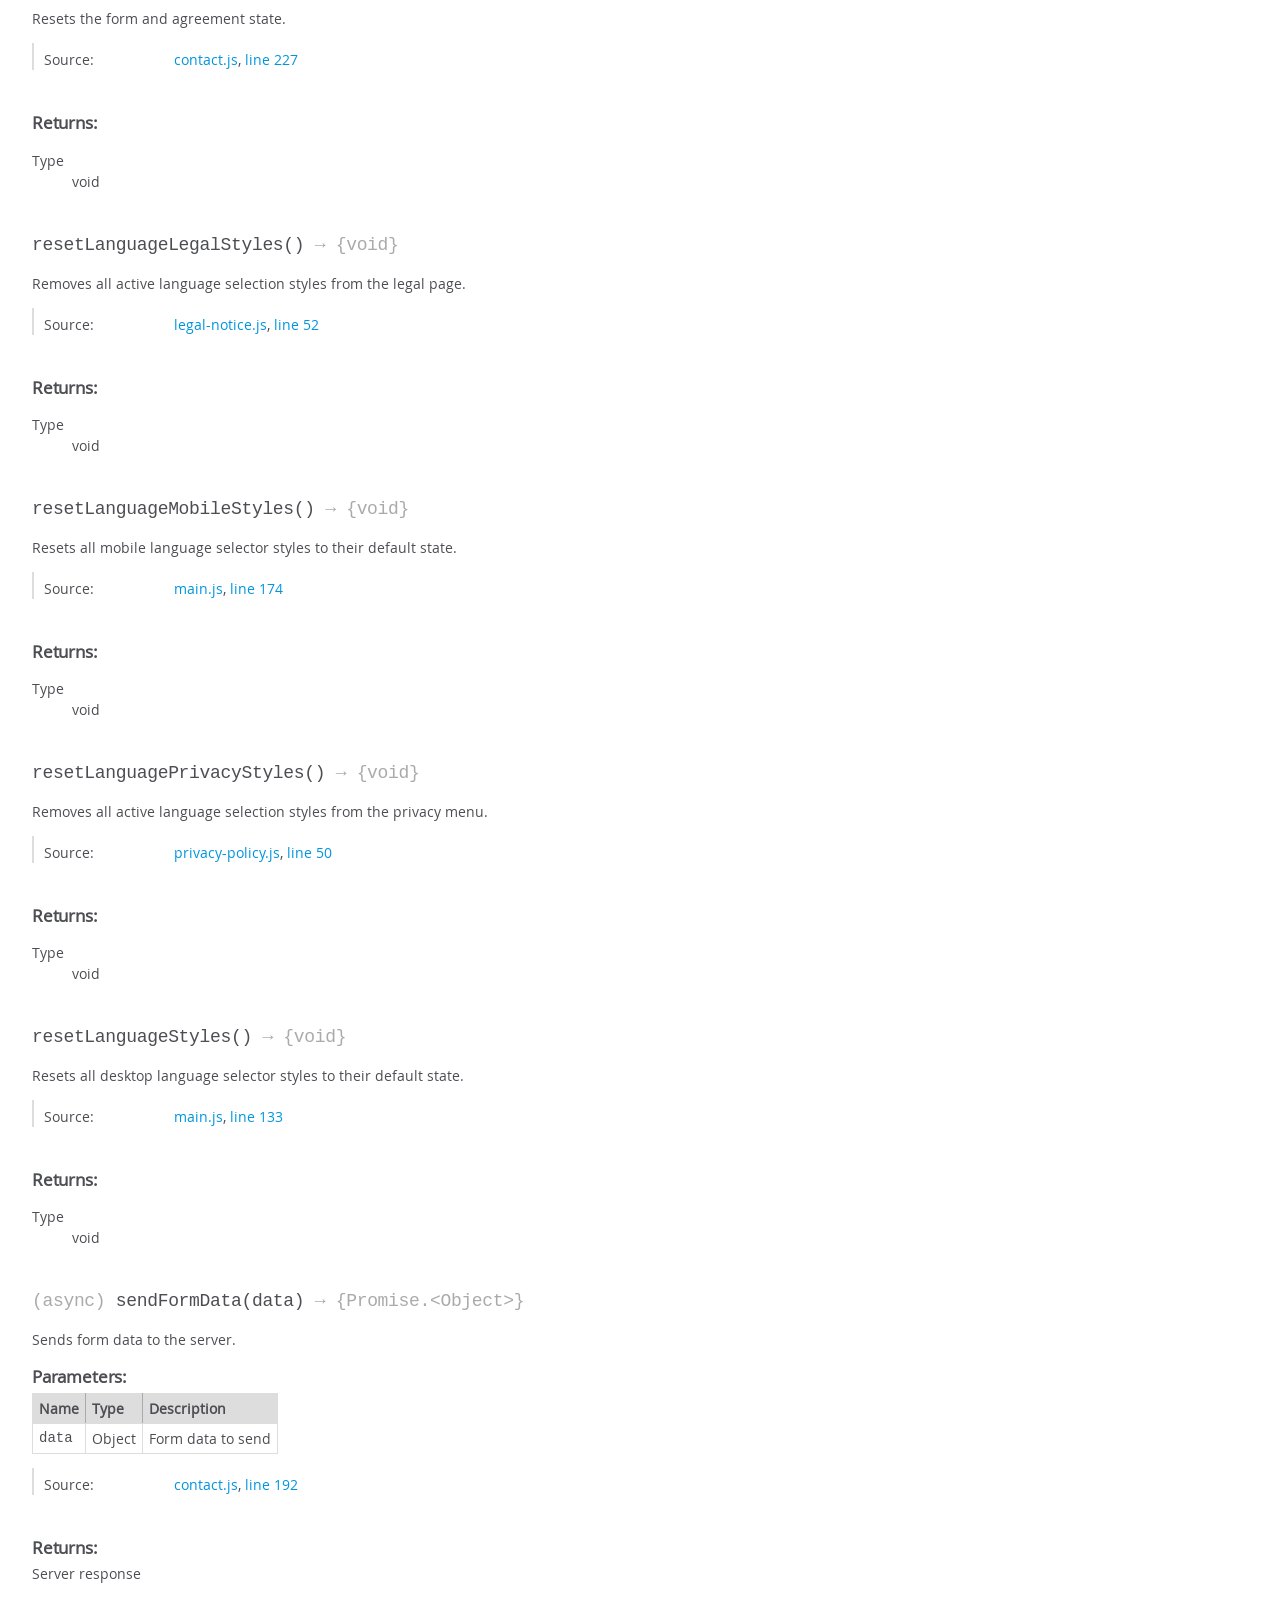
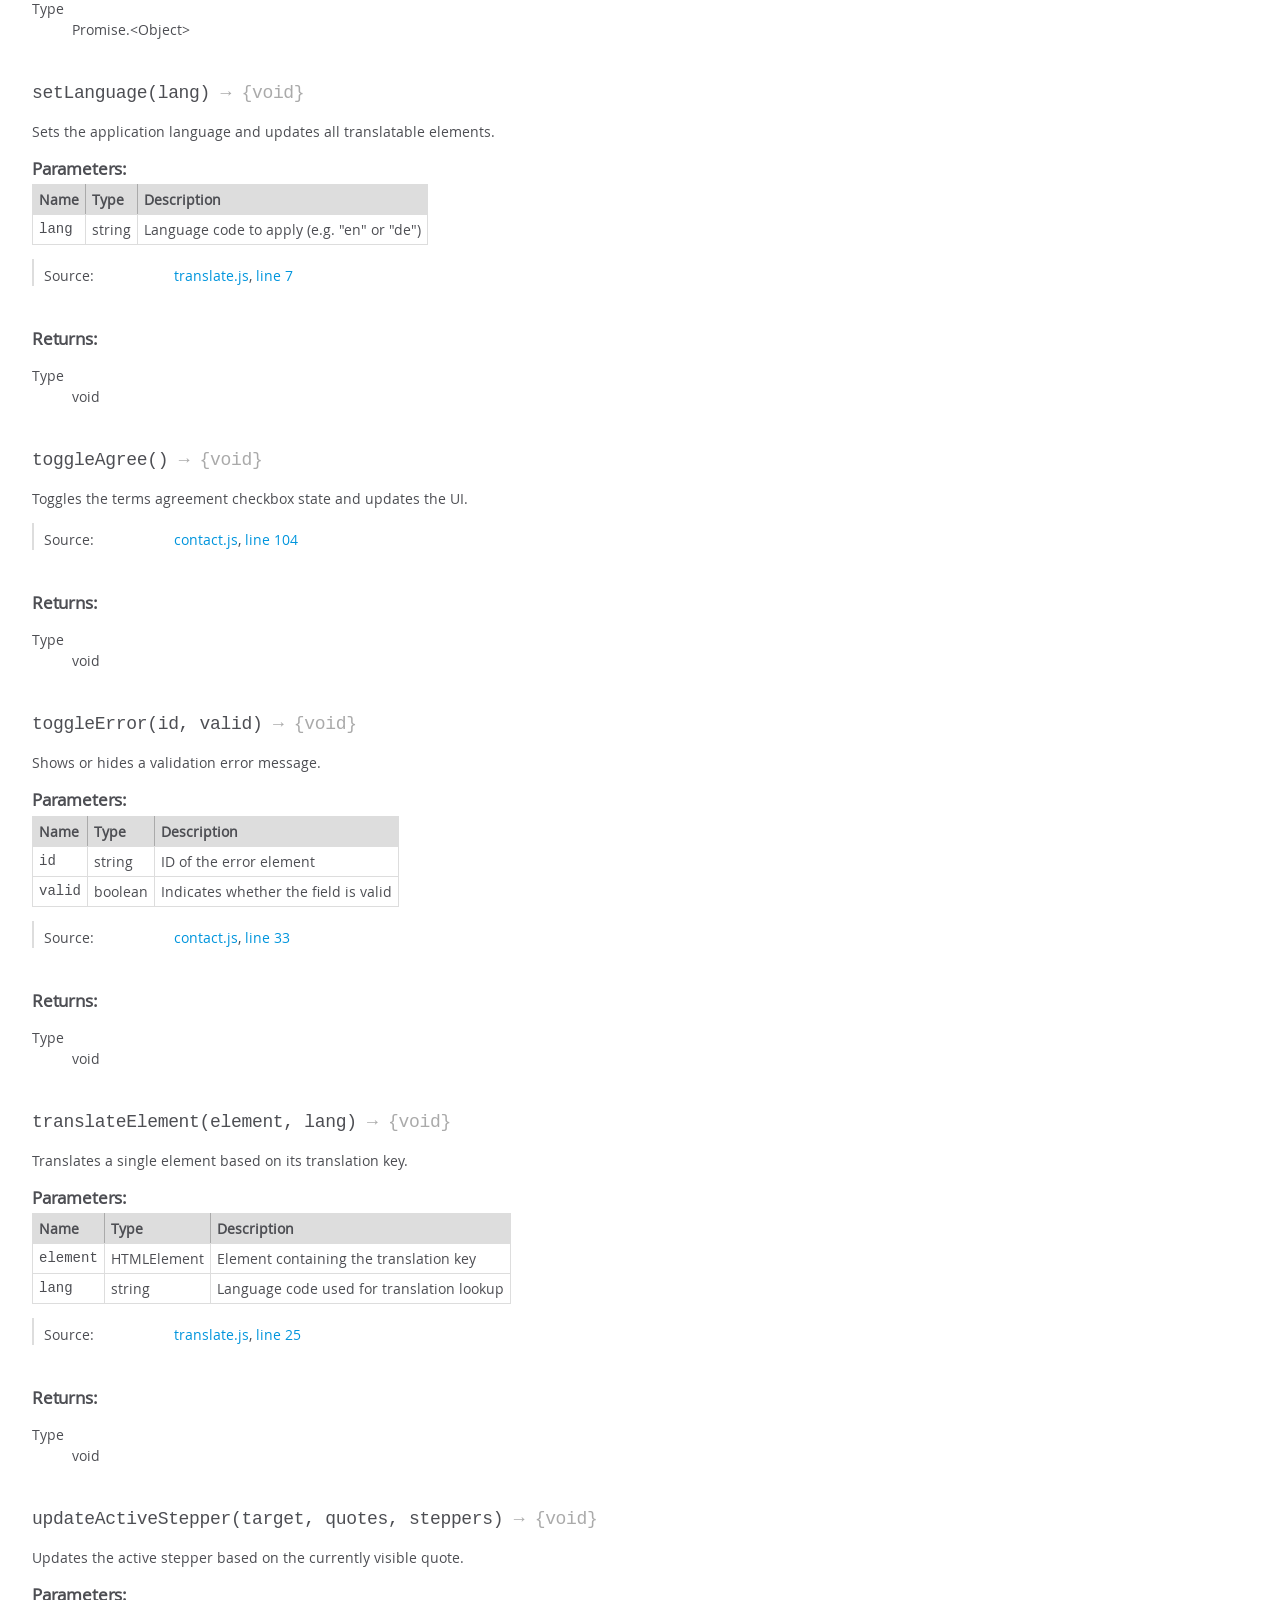
<file: docs/global.html>
<!DOCTYPE html>
<html lang="en">
<head>
    <meta charset="utf-8">
    <title>JSDoc: Global</title>

    <script src="scripts/prettify/prettify.js"> </script>
    <script src="scripts/prettify/lang-css.js"> </script>
    <!--[if lt IE 9]>
      <script src="//html5shiv.googlecode.com/svn/trunk/html5.js"></script>
    <![endif]-->
    <link type="text/css" rel="stylesheet" href="styles/prettify-tomorrow.css">
    <link type="text/css" rel="stylesheet" href="styles/jsdoc-default.css">
</head>

<body>

<div id="main">

    <h1 class="page-title">Global</h1>

    




<section>

<header>
    
        <h2></h2>
        
    
</header>

<article>
    <div class="container-overview">
    
        

        


<dl class="details">

    

    

    

    

    

    

    

    

    

    

    

    

    

    

    

    
</dl>


        
    
    </div>

    

    

    

    

    

    

    

    
        <h3 class="subsection-title">Methods</h3>

        
            

    

    
    <h4 class="name" id="applyTranslation"><span class="type-signature"></span>applyTranslation<span class="signature">(element, key, translation)</span><span class="type-signature"> &rarr; {void}</span></h4>
    

    



<div class="description">
    Applies the translated content to the specified element.Handles plain text, HTML content, and special translation cases.
</div>









    <h5>Parameters:</h5>
    

<table class="params">
    <thead>
    <tr>
        
        <th>Name</th>
        

        <th>Type</th>

        

        

        <th class="last">Description</th>
    </tr>
    </thead>

    <tbody>
    

        <tr>
            
                <td class="name"><code>element</code></td>
            

            <td class="type">
            
                
<span class="param-type">HTMLElement</span>


            
            </td>

            

            

            <td class="description last">Element to update</td>
        </tr>

    

        <tr>
            
                <td class="name"><code>key</code></td>
            

            <td class="type">
            
                
<span class="param-type">string</span>


            
            </td>

            

            

            <td class="description last">Translation key of the element</td>
        </tr>

    

        <tr>
            
                <td class="name"><code>translation</code></td>
            

            <td class="type">
            
                
<span class="param-type">string</span>


            
            </td>

            

            

            <td class="description last">Translated text or HTML content</td>
        </tr>

    
    </tbody>
</table>






<dl class="details">

    

    

    

    

    

    

    

    

    

    

    

    

    
    <dt class="tag-source">Source:</dt>
    <dd class="tag-source"><ul class="dummy"><li>
        <a href="translate.js.html">translate.js</a>, <a href="translate.js.html#line46">line 46</a>
    </li></ul></dd>
    

    

    

    
</dl>















<h5>Returns:</h5>

        


<dl>
    <dt>
        Type
    </dt>
    <dd>
        
<span class="param-type">void</span>


    </dd>
</dl>

    





        
            

    

    
    <h4 class="name" id="buttonActive"><span class="type-signature"></span>buttonActive<span class="signature">(btn)</span><span class="type-signature"> &rarr; {void}</span></h4>
    

    



<div class="description">
    Activates the submit button.
</div>









    <h5>Parameters:</h5>
    

<table class="params">
    <thead>
    <tr>
        
        <th>Name</th>
        

        <th>Type</th>

        

        

        <th class="last">Description</th>
    </tr>
    </thead>

    <tbody>
    

        <tr>
            
                <td class="name"><code>btn</code></td>
            

            <td class="type">
            
                
<span class="param-type">HTMLButtonElement</span>


            
            </td>

            

            

            <td class="description last">Submit button element</td>
        </tr>

    
    </tbody>
</table>






<dl class="details">

    

    

    

    

    

    

    

    

    

    

    

    

    
    <dt class="tag-source">Source:</dt>
    <dd class="tag-source"><ul class="dummy"><li>
        <a href="contact.js.html">contact.js</a>, <a href="contact.js.html#line273">line 273</a>
    </li></ul></dd>
    

    

    

    
</dl>















<h5>Returns:</h5>

        


<dl>
    <dt>
        Type
    </dt>
    <dd>
        
<span class="param-type">void</span>


    </dd>
</dl>

    





        
            

    

    
    <h4 class="name" id="buttonNotActive"><span class="type-signature"></span>buttonNotActive<span class="signature">(btn)</span><span class="type-signature"> &rarr; {void}</span></h4>
    

    



<div class="description">
    Deactivates the submit button.
</div>









    <h5>Parameters:</h5>
    

<table class="params">
    <thead>
    <tr>
        
        <th>Name</th>
        

        <th>Type</th>

        

        

        <th class="last">Description</th>
    </tr>
    </thead>

    <tbody>
    

        <tr>
            
                <td class="name"><code>btn</code></td>
            

            <td class="type">
            
                
<span class="param-type">HTMLButtonElement</span>


            
            </td>

            

            

            <td class="description last">Submit button element</td>
        </tr>

    
    </tbody>
</table>






<dl class="details">

    

    

    

    

    

    

    

    

    

    

    

    

    
    <dt class="tag-source">Source:</dt>
    <dd class="tag-source"><ul class="dummy"><li>
        <a href="contact.js.html">contact.js</a>, <a href="contact.js.html#line286">line 286</a>
    </li></ul></dd>
    

    

    

    
</dl>















<h5>Returns:</h5>

        


<dl>
    <dt>
        Type
    </dt>
    <dd>
        
<span class="param-type">void</span>


    </dd>
</dl>

    





        
            

    

    
    <h4 class="name" id="changeTabsContent"><span class="type-signature"></span>changeTabsContent<span class="signature">()</span><span class="type-signature"> &rarr; {void}</span></h4>
    

    



<div class="description">
    Updates the tab labels based on the current viewport width.Displays shortened labels on screens with a width of 1280px or lessand restores the original tab texts on larger screens.
</div>













<dl class="details">

    

    

    

    

    

    

    

    

    

    

    

    

    
    <dt class="tag-source">Source:</dt>
    <dd class="tag-source"><ul class="dummy"><li>
        <a href="projects-resp.js.html">projects-resp.js</a>, <a href="projects-resp.js.html#line25">line 25</a>
    </li></ul></dd>
    

    

    

    
</dl>















<h5>Returns:</h5>

        


<dl>
    <dt>
        Type
    </dt>
    <dd>
        
<span class="param-type">void</span>


    </dd>
</dl>

    





        
            

    

    
    <h4 class="name" id="checkSendBtn"><span class="type-signature"></span>checkSendBtn<span class="signature">()</span><span class="type-signature"> &rarr; {void}</span></h4>
    

    



<div class="description">
    Enables or disables the send button depending on form validity.
</div>













<dl class="details">

    

    

    

    

    

    

    

    

    

    

    

    

    
    <dt class="tag-source">Source:</dt>
    <dd class="tag-source"><ul class="dummy"><li>
        <a href="contact.js.html">contact.js</a>, <a href="contact.js.html#line250">line 250</a>
    </li></ul></dd>
    

    

    

    
</dl>















<h5>Returns:</h5>

        


<dl>
    <dt>
        Type
    </dt>
    <dd>
        
<span class="param-type">void</span>


    </dd>
</dl>

    





        
            

    

    
    <h4 class="name" id="chooseBar"><span class="type-signature"></span>chooseBar<span class="signature">(id)</span><span class="type-signature"> &rarr; {void}</span></h4>
    

    



<div class="description">
    Selects a navigation bar item and updates its visual state.
</div>









    <h5>Parameters:</h5>
    

<table class="params">
    <thead>
    <tr>
        
        <th>Name</th>
        

        <th>Type</th>

        

        

        <th class="last">Description</th>
    </tr>
    </thead>

    <tbody>
    

        <tr>
            
                <td class="name"><code>id</code></td>
            

            <td class="type">
            
                
<span class="param-type">string</span>


            
            </td>

            

            

            <td class="description last">The ID of the navigation bar item to select.</td>
        </tr>

    
    </tbody>
</table>






<dl class="details">

    

    

    

    

    

    

    

    

    

    

    

    

    
    <dt class="tag-source">Source:</dt>
    <dd class="tag-source"><ul class="dummy"><li>
        <a href="main.js.html">main.js</a>, <a href="main.js.html#line94">line 94</a>
    </li></ul></dd>
    

    

    

    
</dl>















<h5>Returns:</h5>

        


<dl>
    <dt>
        Type
    </dt>
    <dd>
        
<span class="param-type">void</span>


    </dd>
</dl>

    





        
            

    

    
    <h4 class="name" id="chooseLanguage"><span class="type-signature"></span>chooseLanguage<span class="signature">(id)</span><span class="type-signature"> &rarr; {void}</span></h4>
    

    



<div class="description">
    Switches the website language and updates the desktop language selector styles.
</div>









    <h5>Parameters:</h5>
    

<table class="params">
    <thead>
    <tr>
        
        <th>Name</th>
        

        <th>Type</th>

        

        

        <th class="last">Description</th>
    </tr>
    </thead>

    <tbody>
    

        <tr>
            
                <td class="name"><code>id</code></td>
            

            <td class="type">
            
                
<span class="param-type">string</span>


            
            </td>

            

            

            <td class="description last">The ID of the selected language element.</td>
        </tr>

    
    </tbody>
</table>






<dl class="details">

    

    

    

    

    

    

    

    

    

    

    

    

    
    <dt class="tag-source">Source:</dt>
    <dd class="tag-source"><ul class="dummy"><li>
        <a href="main.js.html">main.js</a>, <a href="main.js.html#line111">line 111</a>
    </li></ul></dd>
    

    

    

    
</dl>















<h5>Returns:</h5>

        


<dl>
    <dt>
        Type
    </dt>
    <dd>
        
<span class="param-type">void</span>


    </dd>
</dl>

    





        
            

    

    
    <h4 class="name" id="chooseLanguageLegal"><span class="type-signature"></span>chooseLanguageLegal<span class="signature">(id)</span><span class="type-signature"> &rarr; {void}</span></h4>
    

    



<div class="description">
    Selects a language option, updates the corresponding styles,and sets the application language.
</div>









    <h5>Parameters:</h5>
    

<table class="params">
    <thead>
    <tr>
        
        <th>Name</th>
        

        <th>Type</th>

        

        

        <th class="last">Description</th>
    </tr>
    </thead>

    <tbody>
    

        <tr>
            
                <td class="name"><code>id</code></td>
            

            <td class="type">
            
                
<span class="param-type">string</span>


            
            </td>

            

            

            <td class="description last">The ID of the clicked language element.</td>
        </tr>

    
    </tbody>
</table>






<dl class="details">

    

    

    

    

    

    

    

    

    

    

    

    

    
    <dt class="tag-source">Source:</dt>
    <dd class="tag-source"><ul class="dummy"><li>
        <a href="legal-notice.js.html">legal-notice.js</a>, <a href="legal-notice.js.html#line30">line 30</a>
    </li></ul></dd>
    

    

    

    
</dl>















<h5>Returns:</h5>

        


<dl>
    <dt>
        Type
    </dt>
    <dd>
        
<span class="param-type">void</span>


    </dd>
</dl>

    





        
            

    

    
    <h4 class="name" id="chooseLanguageMobile"><span class="type-signature"></span>chooseLanguageMobile<span class="signature">(id)</span><span class="type-signature"> &rarr; {void}</span></h4>
    

    



<div class="description">
    Switches the website language and updates the mobile language selector styles.
</div>









    <h5>Parameters:</h5>
    

<table class="params">
    <thead>
    <tr>
        
        <th>Name</th>
        

        <th>Type</th>

        

        

        <th class="last">Description</th>
    </tr>
    </thead>

    <tbody>
    

        <tr>
            
                <td class="name"><code>id</code></td>
            

            <td class="type">
            
                
<span class="param-type">string</span>


            
            </td>

            

            

            <td class="description last">The ID of the selected mobile language element.</td>
        </tr>

    
    </tbody>
</table>






<dl class="details">

    

    

    

    

    

    

    

    

    

    

    

    

    
    <dt class="tag-source">Source:</dt>
    <dd class="tag-source"><ul class="dummy"><li>
        <a href="main.js.html">main.js</a>, <a href="main.js.html#line152">line 152</a>
    </li></ul></dd>
    

    

    

    
</dl>















<h5>Returns:</h5>

        


<dl>
    <dt>
        Type
    </dt>
    <dd>
        
<span class="param-type">void</span>


    </dd>
</dl>

    





        
            

    

    
    <h4 class="name" id="chooseLanguagePrivacy"><span class="type-signature"></span>chooseLanguagePrivacy<span class="signature">(id)</span><span class="type-signature"> &rarr; {void}</span></h4>
    

    



<div class="description">
    Selects a language option in the privacy menu and updates the UI styles.
</div>









    <h5>Parameters:</h5>
    

<table class="params">
    <thead>
    <tr>
        
        <th>Name</th>
        

        <th>Type</th>

        

        

        <th class="last">Description</th>
    </tr>
    </thead>

    <tbody>
    

        <tr>
            
                <td class="name"><code>id</code></td>
            

            <td class="type">
            
                
<span class="param-type">string</span>


            
            </td>

            

            

            <td class="description last">The ID of the selected language element</td>
        </tr>

    
    </tbody>
</table>






<dl class="details">

    

    

    

    

    

    

    

    

    

    

    

    

    
    <dt class="tag-source">Source:</dt>
    <dd class="tag-source"><ul class="dummy"><li>
        <a href="privacy-policy.js.html">privacy-policy.js</a>, <a href="privacy-policy.js.html#line28">line 28</a>
    </li></ul></dd>
    

    

    

    
</dl>















<h5>Returns:</h5>

        


<dl>
    <dt>
        Type
    </dt>
    <dd>
        
<span class="param-type">void</span>


    </dd>
</dl>

    





        
            

    

    
    <h4 class="name" id="chooseTab"><span class="type-signature"></span>chooseTab<span class="signature">(id)</span><span class="type-signature"> &rarr; {void}</span></h4>
    

    



<div class="description">
    Selects a tab, updates its visual state, and displays the corresponding content section.
</div>









    <h5>Parameters:</h5>
    

<table class="params">
    <thead>
    <tr>
        
        <th>Name</th>
        

        <th>Type</th>

        

        

        <th class="last">Description</th>
    </tr>
    </thead>

    <tbody>
    

        <tr>
            
                <td class="name"><code>id</code></td>
            

            <td class="type">
            
                
<span class="param-type">string</span>


            
            </td>

            

            

            <td class="description last">The ID of the tab to select.</td>
        </tr>

    
    </tbody>
</table>






<dl class="details">

    

    

    

    

    

    

    

    

    

    

    

    

    
    <dt class="tag-source">Source:</dt>
    <dd class="tag-source"><ul class="dummy"><li>
        <a href="main.js.html">main.js</a>, <a href="main.js.html#line44">line 44</a>
    </li></ul></dd>
    

    

    

    
</dl>















<h5>Returns:</h5>

        


<dl>
    <dt>
        Type
    </dt>
    <dd>
        
<span class="param-type">void</span>


    </dd>
</dl>

    





        
            

    

    
    <h4 class="name" id="closeMenu"><span class="type-signature"></span>closeMenu<span class="signature">()</span><span class="type-signature"> &rarr; {void}</span></h4>
    

    



<div class="description">
    Closes the mobile menu and resets all related UI elements.
</div>













<dl class="details">

    

    

    

    

    

    

    

    

    

    

    

    

    
    <dt class="tag-source">Source:</dt>
    <dd class="tag-source"><ul class="dummy"><li>
        <a href="menu.js.html">menu.js</a>, <a href="menu.js.html#line28">line 28</a>
    </li></ul></dd>
    

    

    

    
</dl>















<h5>Returns:</h5>

        


<dl>
    <dt>
        Type
    </dt>
    <dd>
        
<span class="param-type">void</span>


    </dd>
</dl>

    





        
            

    

    
    <h4 class="name" id="createObserver"><span class="type-signature"></span>createObserver<span class="signature">(wrapper, quotes, steppers)</span><span class="type-signature"> &rarr; {IntersectionObserver}</span></h4>
    

    



<div class="description">
    Creates an IntersectionObserver to track which quote is currently visible.
</div>









    <h5>Parameters:</h5>
    

<table class="params">
    <thead>
    <tr>
        
        <th>Name</th>
        

        <th>Type</th>

        

        

        <th class="last">Description</th>
    </tr>
    </thead>

    <tbody>
    

        <tr>
            
                <td class="name"><code>wrapper</code></td>
            

            <td class="type">
            
                
<span class="param-type">HTMLElement</span>


            
            </td>

            

            

            <td class="description last">The scrolling container element</td>
        </tr>

    

        <tr>
            
                <td class="name"><code>quotes</code></td>
            

            <td class="type">
            
                
<span class="param-type">Array.&lt;HTMLElement></span>


            
            </td>

            

            

            <td class="description last">Array of quote elements</td>
        </tr>

    

        <tr>
            
                <td class="name"><code>steppers</code></td>
            

            <td class="type">
            
                
<span class="param-type">Array.&lt;HTMLElement></span>


            
            </td>

            

            

            <td class="description last">Array of stepper elements</td>
        </tr>

    
    </tbody>
</table>






<dl class="details">

    

    

    

    

    

    

    

    

    

    

    

    

    
    <dt class="tag-source">Source:</dt>
    <dd class="tag-source"><ul class="dummy"><li>
        <a href="quote-resp.js.html">quote-resp.js</a>, <a href="quote-resp.js.html#line98">line 98</a>
    </li></ul></dd>
    

    

    

    
</dl>















<h5>Returns:</h5>

        
<div class="param-desc">
    Configured IntersectionObserver instance
</div>



<dl>
    <dt>
        Type
    </dt>
    <dd>
        
<span class="param-type">IntersectionObserver</span>


    </dd>
</dl>

    





        
            

    

    
    <h4 class="name" id="enableHorizontalScroll"><span class="type-signature"></span>enableHorizontalScroll<span class="signature">(wrapper)</span><span class="type-signature"> &rarr; {void}</span></h4>
    

    



<div class="description">
    Enables horizontal scrolling with the mouse wheel on the given wrapper element.
</div>









    <h5>Parameters:</h5>
    

<table class="params">
    <thead>
    <tr>
        
        <th>Name</th>
        

        <th>Type</th>

        

        

        <th class="last">Description</th>
    </tr>
    </thead>

    <tbody>
    

        <tr>
            
                <td class="name"><code>wrapper</code></td>
            

            <td class="type">
            
                
<span class="param-type">HTMLElement</span>


            
            </td>

            

            

            <td class="description last">The container element that should scroll horizontally</td>
        </tr>

    
    </tbody>
</table>






<dl class="details">

    

    

    

    

    

    

    

    

    

    

    

    

    
    <dt class="tag-source">Source:</dt>
    <dd class="tag-source"><ul class="dummy"><li>
        <a href="quote-resp.js.html">quote-resp.js</a>, <a href="quote-resp.js.html#line43">line 43</a>
    </li></ul></dd>
    

    

    

    
</dl>















<h5>Returns:</h5>

        


<dl>
    <dt>
        Type
    </dt>
    <dd>
        
<span class="param-type">void</span>


    </dd>
</dl>

    





        
            

    

    
    <h4 class="name" id="getFormData"><span class="type-signature"></span>getFormData<span class="signature">()</span><span class="type-signature"> &rarr; {Object}</span></h4>
    

    



<div class="description">
    Collects all form data.
</div>













<dl class="details">

    

    

    

    

    

    

    

    

    

    

    

    

    
    <dt class="tag-source">Source:</dt>
    <dd class="tag-source"><ul class="dummy"><li>
        <a href="contact.js.html">contact.js</a>, <a href="contact.js.html#line165">line 165</a>
    </li></ul></dd>
    

    

    

    
</dl>















<h5>Returns:</h5>

        
<div class="param-desc">
    Form data object
</div>



<dl>
    <dt>
        Type
    </dt>
    <dd>
        
<span class="param-type">Object</span>


    </dd>
</dl>

    





        
            

    

    
    <h4 class="name" id="getSteppers"><span class="type-signature"></span>getSteppers<span class="signature">()</span><span class="type-signature"> &rarr; {Array.&lt;HTMLElement>}</span></h4>
    

    



<div class="description">
    Retrieves all stepper elements used for navigation.
</div>













<dl class="details">

    

    

    

    

    

    

    

    

    

    

    

    

    
    <dt class="tag-source">Source:</dt>
    <dd class="tag-source"><ul class="dummy"><li>
        <a href="quote-resp.js.html">quote-resp.js</a>, <a href="quote-resp.js.html#line27">line 27</a>
    </li></ul></dd>
    

    

    

    
</dl>















<h5>Returns:</h5>

        
<div class="param-desc">
    Array of stepper elements
</div>



<dl>
    <dt>
        Type
    </dt>
    <dd>
        
<span class="param-type">Array.&lt;HTMLElement></span>


    </dd>
</dl>

    





        
            

    

    
    <h4 class="name" id="getValue"><span class="type-signature"></span>getValue<span class="signature">(id)</span><span class="type-signature"> &rarr; {string}</span></h4>
    

    



<div class="description">
    Returns the value of an input element.
</div>









    <h5>Parameters:</h5>
    

<table class="params">
    <thead>
    <tr>
        
        <th>Name</th>
        

        <th>Type</th>

        

        

        <th class="last">Description</th>
    </tr>
    </thead>

    <tbody>
    

        <tr>
            
                <td class="name"><code>id</code></td>
            

            <td class="type">
            
                
<span class="param-type">string</span>


            
            </td>

            

            

            <td class="description last">ID of the input element</td>
        </tr>

    
    </tbody>
</table>






<dl class="details">

    

    

    

    

    

    

    

    

    

    

    

    

    
    <dt class="tag-source">Source:</dt>
    <dd class="tag-source"><ul class="dummy"><li>
        <a href="contact.js.html">contact.js</a>, <a href="contact.js.html#line180">line 180</a>
    </li></ul></dd>
    

    

    

    
</dl>















<h5>Returns:</h5>

        
<div class="param-desc">
    Input value
</div>



<dl>
    <dt>
        Type
    </dt>
    <dd>
        
<span class="param-type">string</span>


    </dd>
</dl>

    





        
            

    

    
    <h4 class="name" id="handleHeight"><span class="type-signature"></span>handleHeight<span class="signature">()</span><span class="type-signature"> &rarr; {void}</span></h4>
    

    



<div class="description">
    Dynamically assigns a height to the reference element from the DOM or removes it again.
</div>













<dl class="details">

    

    

    

    

    

    

    

    

    

    

    

    

    
    <dt class="tag-source">Source:</dt>
    <dd class="tag-source"><ul class="dummy"><li>
        <a href="main.js.html">main.js</a>, <a href="main.js.html#line208">line 208</a>
    </li></ul></dd>
    

    

    

    
</dl>















<h5>Returns:</h5>

        


<dl>
    <dt>
        Type
    </dt>
    <dd>
        
<span class="param-type">void</span>


    </dd>
</dl>

    





        
            

    

    
    <h4 class="name" id="handleIntersections"><span class="type-signature"></span>handleIntersections<span class="signature">(entries, quotes, steppers)</span><span class="type-signature"> &rarr; {void}</span></h4>
    

    



<div class="description">
    Handles intersection changes and updates the active stepperwhen a quote becomes visible.
</div>









    <h5>Parameters:</h5>
    

<table class="params">
    <thead>
    <tr>
        
        <th>Name</th>
        

        <th>Type</th>

        

        

        <th class="last">Description</th>
    </tr>
    </thead>

    <tbody>
    

        <tr>
            
                <td class="name"><code>entries</code></td>
            

            <td class="type">
            
                
<span class="param-type">Array.&lt;IntersectionObserverEntry></span>


            
            </td>

            

            

            <td class="description last">Array of intersection entries</td>
        </tr>

    

        <tr>
            
                <td class="name"><code>quotes</code></td>
            

            <td class="type">
            
                
<span class="param-type">Array.&lt;HTMLElement></span>


            
            </td>

            

            

            <td class="description last">Array of quote elements</td>
        </tr>

    

        <tr>
            
                <td class="name"><code>steppers</code></td>
            

            <td class="type">
            
                
<span class="param-type">Array.&lt;HTMLElement></span>


            
            </td>

            

            

            <td class="description last">Array of stepper elements</td>
        </tr>

    
    </tbody>
</table>






<dl class="details">

    

    

    

    

    

    

    

    

    

    

    

    

    
    <dt class="tag-source">Source:</dt>
    <dd class="tag-source"><ul class="dummy"><li>
        <a href="quote-resp.js.html">quote-resp.js</a>, <a href="quote-resp.js.html#line119">line 119</a>
    </li></ul></dd>
    

    

    

    
</dl>















<h5>Returns:</h5>

        


<dl>
    <dt>
        Type
    </dt>
    <dd>
        
<span class="param-type">void</span>


    </dd>
</dl>

    





        
            

    

    
    <h4 class="name" id="handleSubmit"><span class="type-signature">(async) </span>handleSubmit<span class="signature">(e)</span><span class="type-signature"> &rarr; {Promise.&lt;void>}</span></h4>
    

    



<div class="description">
    Handles the form submission process.
</div>









    <h5>Parameters:</h5>
    

<table class="params">
    <thead>
    <tr>
        
        <th>Name</th>
        

        <th>Type</th>

        

        

        <th class="last">Description</th>
    </tr>
    </thead>

    <tbody>
    

        <tr>
            
                <td class="name"><code>e</code></td>
            

            <td class="type">
            
                
<span class="param-type">SubmitEvent</span>


            
            </td>

            

            

            <td class="description last">Form submit event</td>
        </tr>

    
    </tbody>
</table>






<dl class="details">

    

    

    

    

    

    

    

    

    

    

    

    

    
    <dt class="tag-source">Source:</dt>
    <dd class="tag-source"><ul class="dummy"><li>
        <a href="contact.js.html">contact.js</a>, <a href="contact.js.html#line131">line 131</a>
    </li></ul></dd>
    

    

    

    
</dl>















<h5>Returns:</h5>

        


<dl>
    <dt>
        Type
    </dt>
    <dd>
        
<span class="param-type">Promise.&lt;void></span>


    </dd>
</dl>

    





        
            

    

    
    <h4 class="name" id="handleSubmitError"><span class="type-signature"></span>handleSubmitError<span class="signature">(error)</span><span class="type-signature"> &rarr; {void}</span></h4>
    

    



<div class="description">
    Handles errors that occur during form submission.
</div>









    <h5>Parameters:</h5>
    

<table class="params">
    <thead>
    <tr>
        
        <th>Name</th>
        

        <th>Type</th>

        

        

        <th class="last">Description</th>
    </tr>
    </thead>

    <tbody>
    

        <tr>
            
                <td class="name"><code>error</code></td>
            

            <td class="type">
            
                
<span class="param-type">Error</span>


            
            </td>

            

            

            <td class="description last">Error object</td>
        </tr>

    
    </tbody>
</table>






<dl class="details">

    

    

    

    

    

    

    

    

    

    

    

    

    
    <dt class="tag-source">Source:</dt>
    <dd class="tag-source"><ul class="dummy"><li>
        <a href="contact.js.html">contact.js</a>, <a href="contact.js.html#line239">line 239</a>
    </li></ul></dd>
    

    

    

    
</dl>















<h5>Returns:</h5>

        


<dl>
    <dt>
        Type
    </dt>
    <dd>
        
<span class="param-type">void</span>


    </dd>
</dl>

    





        
            

    

    
    <h4 class="name" id="handleSubmitResult"><span class="type-signature"></span>handleSubmitResult<span class="signature">(result)</span><span class="type-signature"> &rarr; {void}</span></h4>
    

    



<div class="description">
    Processes the server response after form submission.
</div>









    <h5>Parameters:</h5>
    

<table class="params">
    <thead>
    <tr>
        
        <th>Name</th>
        

        <th>Type</th>

        

        

        <th class="last">Description</th>
    </tr>
    </thead>

    <tbody>
    

        <tr>
            
                <td class="name"><code>result</code></td>
            

            <td class="type">
            
                
<span class="param-type">Object</span>


            
            </td>

            

            

            <td class="description last">Response object from the server</td>
        </tr>

    
    </tbody>
</table>






<dl class="details">

    

    

    

    

    

    

    

    

    

    

    

    

    
    <dt class="tag-source">Source:</dt>
    <dd class="tag-source"><ul class="dummy"><li>
        <a href="contact.js.html">contact.js</a>, <a href="contact.js.html#line211">line 211</a>
    </li></ul></dd>
    

    

    

    
</dl>















<h5>Returns:</h5>

        


<dl>
    <dt>
        Type
    </dt>
    <dd>
        
<span class="param-type">void</span>


    </dd>
</dl>

    





        
            

    

    
    <h4 class="name" id="handleTab"><span class="type-signature"></span>handleTab<span class="signature">(id)</span><span class="type-signature"> &rarr; {void}</span></h4>
    

    



<div class="description">
    Displays the content section associated with the selected tab and hides all others.
</div>









    <h5>Parameters:</h5>
    

<table class="params">
    <thead>
    <tr>
        
        <th>Name</th>
        

        <th>Type</th>

        

        

        <th class="last">Description</th>
    </tr>
    </thead>

    <tbody>
    

        <tr>
            
                <td class="name"><code>id</code></td>
            

            <td class="type">
            
                
<span class="param-type">string</span>


            
            </td>

            

            

            <td class="description last">The ID of the selected tab.</td>
        </tr>

    
    </tbody>
</table>






<dl class="details">

    

    

    

    

    

    

    

    

    

    

    

    

    
    <dt class="tag-source">Source:</dt>
    <dd class="tag-source"><ul class="dummy"><li>
        <a href="main.js.html">main.js</a>, <a href="main.js.html#line64">line 64</a>
    </li></ul></dd>
    

    

    

    
</dl>















<h5>Returns:</h5>

        


<dl>
    <dt>
        Type
    </dt>
    <dd>
        
<span class="param-type">void</span>


    </dd>
</dl>

    





        
            

    

    
    <h4 class="name" id="handleWheelScroll"><span class="type-signature"></span>handleWheelScroll<span class="signature">(event, wrapper)</span><span class="type-signature"> &rarr; {void}</span></h4>
    

    



<div class="description">
    Handles mouse wheel scrolling and converts vertical wheel movementinto smooth horizontal scrolling.
</div>









    <h5>Parameters:</h5>
    

<table class="params">
    <thead>
    <tr>
        
        <th>Name</th>
        

        <th>Type</th>

        

        

        <th class="last">Description</th>
    </tr>
    </thead>

    <tbody>
    

        <tr>
            
                <td class="name"><code>event</code></td>
            

            <td class="type">
            
                
<span class="param-type">WheelEvent</span>


            
            </td>

            

            

            <td class="description last">The wheel event triggered by the user</td>
        </tr>

    

        <tr>
            
                <td class="name"><code>wrapper</code></td>
            

            <td class="type">
            
                
<span class="param-type">HTMLElement</span>


            
            </td>

            

            

            <td class="description last">The container element to scroll</td>
        </tr>

    
    </tbody>
</table>






<dl class="details">

    

    

    

    

    

    

    

    

    

    

    

    

    
    <dt class="tag-source">Source:</dt>
    <dd class="tag-source"><ul class="dummy"><li>
        <a href="quote-resp.js.html">quote-resp.js</a>, <a href="quote-resp.js.html#line61">line 61</a>
    </li></ul></dd>
    

    

    

    
</dl>















<h5>Returns:</h5>

        


<dl>
    <dt>
        Type
    </dt>
    <dd>
        
<span class="param-type">void</span>


    </dd>
</dl>

    





        
            

    

    
    <h4 class="name" id="initQuotesSlider"><span class="type-signature"></span>initQuotesSlider<span class="signature">()</span><span class="type-signature"> &rarr; {void}</span></h4>
    

    



<div class="description">
    Initializes the quotes slider functionality after the DOM is loaded.Sets up horizontal scrolling and observes quote visibility to update steppers.
</div>













<dl class="details">

    

    

    

    

    

    

    

    

    

    

    

    

    
    <dt class="tag-source">Source:</dt>
    <dd class="tag-source"><ul class="dummy"><li>
        <a href="quote-resp.js.html">quote-resp.js</a>, <a href="quote-resp.js.html#line11">line 11</a>
    </li></ul></dd>
    

    

    

    
</dl>















<h5>Returns:</h5>

        


<dl>
    <dt>
        Type
    </dt>
    <dd>
        
<span class="param-type">void</span>


    </dd>
</dl>

    





        
            

    

    
    <h4 class="name" id="isFormValid"><span class="type-signature"></span>isFormValid<span class="signature">()</span><span class="type-signature"> &rarr; {boolean}</span></h4>
    

    



<div class="description">
    Checks whether all form fields are valid.
</div>













<dl class="details">

    

    

    

    

    

    

    

    

    

    

    

    

    
    <dt class="tag-source">Source:</dt>
    <dd class="tag-source"><ul class="dummy"><li>
        <a href="contact.js.html">contact.js</a>, <a href="contact.js.html#line150">line 150</a>
    </li></ul></dd>
    

    

    

    
</dl>















<h5>Returns:</h5>

        
<div class="param-desc">
    True if the form is valid, otherwise false
</div>



<dl>
    <dt>
        Type
    </dt>
    <dd>
        
<span class="param-type">boolean</span>


    </dd>
</dl>

    





        
            

    

    
    <h4 class="name" id="isHtmlContent"><span class="type-signature"></span>isHtmlContent<span class="signature">(key)</span><span class="type-signature"> &rarr; {boolean}</span></h4>
    

    



<div class="description">
    Checks whether a translation key contains HTML content.
</div>









    <h5>Parameters:</h5>
    

<table class="params">
    <thead>
    <tr>
        
        <th>Name</th>
        

        <th>Type</th>

        

        

        <th class="last">Description</th>
    </tr>
    </thead>

    <tbody>
    

        <tr>
            
                <td class="name"><code>key</code></td>
            

            <td class="type">
            
                
<span class="param-type">string</span>


            
            </td>

            

            

            <td class="description last">Translation key to evaluate</td>
        </tr>

    
    </tbody>
</table>






<dl class="details">

    

    

    

    

    

    

    

    

    

    

    

    

    
    <dt class="tag-source">Source:</dt>
    <dd class="tag-source"><ul class="dummy"><li>
        <a href="translate.js.html">translate.js</a>, <a href="translate.js.html#line67">line 67</a>
    </li></ul></dd>
    

    

    

    
</dl>















<h5>Returns:</h5>

        
<div class="param-desc">
    True if the translation should be rendered as HTML, otherwise false
</div>



<dl>
    <dt>
        Type
    </dt>
    <dd>
        
<span class="param-type">boolean</span>


    </dd>
</dl>

    





        
            

    

    
    <h4 class="name" id="messageFailed"><span class="type-signature"></span>messageFailed<span class="signature">(feedback)</span><span class="type-signature"> &rarr; {void}</span></h4>
    

    



<div class="description">
    Displays an error feedback message.
</div>









    <h5>Parameters:</h5>
    

<table class="params">
    <thead>
    <tr>
        
        <th>Name</th>
        

        <th>Type</th>

        

        

        <th class="last">Description</th>
    </tr>
    </thead>

    <tbody>
    

        <tr>
            
                <td class="name"><code>feedback</code></td>
            

            <td class="type">
            
                
<span class="param-type">HTMLElement</span>


            
            </td>

            

            

            <td class="description last">Feedback container element</td>
        </tr>

    
    </tbody>
</table>






<dl class="details">

    

    

    

    

    

    

    

    

    

    

    

    

    
    <dt class="tag-source">Source:</dt>
    <dd class="tag-source"><ul class="dummy"><li>
        <a href="contact.js.html">contact.js</a>, <a href="contact.js.html#line337">line 337</a>
    </li></ul></dd>
    

    

    

    
</dl>















<h5>Returns:</h5>

        


<dl>
    <dt>
        Type
    </dt>
    <dd>
        
<span class="param-type">void</span>


    </dd>
</dl>

    





        
            

    

    
    <h4 class="name" id="messageSendFeedback"><span class="type-signature"></span>messageSendFeedback<span class="signature">(value)</span><span class="type-signature"> &rarr; {void}</span></h4>
    

    



<div class="description">
    Displays a feedback message after form submission.
</div>









    <h5>Parameters:</h5>
    

<table class="params">
    <thead>
    <tr>
        
        <th>Name</th>
        

        <th>Type</th>

        

        

        <th class="last">Description</th>
    </tr>
    </thead>

    <tbody>
    

        <tr>
            
                <td class="name"><code>value</code></td>
            

            <td class="type">
            
                
<span class="param-type">string</span>


            
            </td>

            

            

            <td class="description last">Feedback status ("succeeded" or "failed")</td>
        </tr>

    
    </tbody>
</table>






<dl class="details">

    

    

    

    

    

    

    

    

    

    

    

    

    
    <dt class="tag-source">Source:</dt>
    <dd class="tag-source"><ul class="dummy"><li>
        <a href="contact.js.html">contact.js</a>, <a href="contact.js.html#line299">line 299</a>
    </li></ul></dd>
    

    

    

    
</dl>















<h5>Returns:</h5>

        


<dl>
    <dt>
        Type
    </dt>
    <dd>
        
<span class="param-type">void</span>


    </dd>
</dl>

    





        
            

    

    
    <h4 class="name" id="messageSuccesful"><span class="type-signature"></span>messageSuccesful<span class="signature">(feedback)</span><span class="type-signature"> &rarr; {void}</span></h4>
    

    



<div class="description">
    Displays a success feedback message.
</div>









    <h5>Parameters:</h5>
    

<table class="params">
    <thead>
    <tr>
        
        <th>Name</th>
        

        <th>Type</th>

        

        

        <th class="last">Description</th>
    </tr>
    </thead>

    <tbody>
    

        <tr>
            
                <td class="name"><code>feedback</code></td>
            

            <td class="type">
            
                
<span class="param-type">HTMLElement</span>


            
            </td>

            

            

            <td class="description last">Feedback container element</td>
        </tr>

    
    </tbody>
</table>






<dl class="details">

    

    

    

    

    

    

    

    

    

    

    

    

    
    <dt class="tag-source">Source:</dt>
    <dd class="tag-source"><ul class="dummy"><li>
        <a href="contact.js.html">contact.js</a>, <a href="contact.js.html#line324">line 324</a>
    </li></ul></dd>
    

    

    

    
</dl>















<h5>Returns:</h5>

        


<dl>
    <dt>
        Type
    </dt>
    <dd>
        
<span class="param-type">void</span>


    </dd>
</dl>

    





        
            

    

    
    <h4 class="name" id="observeQuotes"><span class="type-signature"></span>observeQuotes<span class="signature">(wrapper, quotes, steppers)</span><span class="type-signature"> &rarr; {void}</span></h4>
    

    



<div class="description">
    Creates an observer and starts observing all quote elements.
</div>









    <h5>Parameters:</h5>
    

<table class="params">
    <thead>
    <tr>
        
        <th>Name</th>
        

        <th>Type</th>

        

        

        <th class="last">Description</th>
    </tr>
    </thead>

    <tbody>
    

        <tr>
            
                <td class="name"><code>wrapper</code></td>
            

            <td class="type">
            
                
<span class="param-type">HTMLElement</span>


            
            </td>

            

            

            <td class="description last">The scrolling container element</td>
        </tr>

    

        <tr>
            
                <td class="name"><code>quotes</code></td>
            

            <td class="type">
            
                
<span class="param-type">Array.&lt;HTMLElement></span>


            
            </td>

            

            

            <td class="description last">Array of quote elements</td>
        </tr>

    

        <tr>
            
                <td class="name"><code>steppers</code></td>
            

            <td class="type">
            
                
<span class="param-type">Array.&lt;HTMLElement></span>


            
            </td>

            

            

            <td class="description last">Array of stepper elements</td>
        </tr>

    
    </tbody>
</table>






<dl class="details">

    

    

    

    

    

    

    

    

    

    

    

    

    
    <dt class="tag-source">Source:</dt>
    <dd class="tag-source"><ul class="dummy"><li>
        <a href="quote-resp.js.html">quote-resp.js</a>, <a href="quote-resp.js.html#line80">line 80</a>
    </li></ul></dd>
    

    

    

    
</dl>















<h5>Returns:</h5>

        


<dl>
    <dt>
        Type
    </dt>
    <dd>
        
<span class="param-type">void</span>


    </dd>
</dl>

    





        
            

    

    
    <h4 class="name" id="openMenu"><span class="type-signature"></span>openMenu<span class="signature">()</span><span class="type-signature"> &rarr; {void}</span></h4>
    

    



<div class="description">
    Toggles the mobile menu state and updates related UI elements.
</div>













<dl class="details">

    

    

    

    

    

    

    

    

    

    

    

    

    
    <dt class="tag-source">Source:</dt>
    <dd class="tag-source"><ul class="dummy"><li>
        <a href="menu.js.html">menu.js</a>, <a href="menu.js.html#line9">line 9</a>
    </li></ul></dd>
    

    

    

    
</dl>















<h5>Returns:</h5>

        


<dl>
    <dt>
        Type
    </dt>
    <dd>
        
<span class="param-type">void</span>


    </dd>
</dl>

    





        
            

    

    
    <h4 class="name" id="openMenuLegal"><span class="type-signature"></span>openMenuLegal<span class="signature">()</span><span class="type-signature"> &rarr; {void}</span></h4>
    

    



<div class="description">
    Toggles the legal page navigation menu and updates the menu icon.
</div>













<dl class="details">

    

    

    

    

    

    

    

    

    

    

    

    

    
    <dt class="tag-source">Source:</dt>
    <dd class="tag-source"><ul class="dummy"><li>
        <a href="legal-notice.js.html">legal-notice.js</a>, <a href="legal-notice.js.html#line9">line 9</a>
    </li></ul></dd>
    

    

    

    
</dl>















<h5>Returns:</h5>

        


<dl>
    <dt>
        Type
    </dt>
    <dd>
        
<span class="param-type">void</span>


    </dd>
</dl>

    





        
            

    

    
    <h4 class="name" id="openMenuPrivacy"><span class="type-signature"></span>openMenuPrivacy<span class="signature">()</span><span class="type-signature"> &rarr; {void}</span></h4>
    

    



<div class="description">
    Toggles the privacy menu visibility and updates the menu icon.
</div>













<dl class="details">

    

    

    

    

    

    

    

    

    

    

    

    

    
    <dt class="tag-source">Source:</dt>
    <dd class="tag-source"><ul class="dummy"><li>
        <a href="privacy-policy.js.html">privacy-policy.js</a>, <a href="privacy-policy.js.html#line9">line 9</a>
    </li></ul></dd>
    

    

    

    
</dl>















<h5>Returns:</h5>

        


<dl>
    <dt>
        Type
    </dt>
    <dd>
        
<span class="param-type">void</span>


    </dd>
</dl>

    





        
            

    

    
    <h4 class="name" id="prepareHandleHeight"><span class="type-signature"></span>prepareHandleHeight<span class="signature">(id)</span><span class="type-signature"> &rarr; {void}</span></h4>
    

    



<div class="description">
    Checks if the id is "tab-4".
</div>









    <h5>Parameters:</h5>
    

<table class="params">
    <thead>
    <tr>
        
        <th>Name</th>
        

        <th>Type</th>

        

        

        <th class="last">Description</th>
    </tr>
    </thead>

    <tbody>
    

        <tr>
            
                <td class="name"><code>id</code></td>
            

            <td class="type">
            
                
<span class="param-type">string</span>


            
            </td>

            

            

            <td class="description last">The ID of the tab to select.</td>
        </tr>

    
    </tbody>
</table>






<dl class="details">

    

    

    

    

    

    

    

    

    

    

    

    

    
    <dt class="tag-source">Source:</dt>
    <dd class="tag-source"><ul class="dummy"><li>
        <a href="main.js.html">main.js</a>, <a href="main.js.html#line193">line 193</a>
    </li></ul></dd>
    

    

    

    
</dl>















<h5>Returns:</h5>

        


<dl>
    <dt>
        Type
    </dt>
    <dd>
        
<span class="param-type">void</span>


    </dd>
</dl>

    





        
            

    

    
    <h4 class="name" id="quoteChoice"><span class="type-signature"></span>quoteChoice<span class="signature">(choice)</span><span class="type-signature"> &rarr; {void}</span></h4>
    

    



<div class="description">
    Scrolls smoothly to the selected quote based on the provided choice.
</div>









    <h5>Parameters:</h5>
    

<table class="params">
    <thead>
    <tr>
        
        <th>Name</th>
        

        <th>Type</th>

        

        

        <th class="last">Description</th>
    </tr>
    </thead>

    <tbody>
    

        <tr>
            
                <td class="name"><code>choice</code></td>
            

            <td class="type">
            
                
<span class="param-type">string</span>


            
            </td>

            

            

            <td class="description last">The quote identifier ("one", "two", or "three")</td>
        </tr>

    
    </tbody>
</table>






<dl class="details">

    

    

    

    

    

    

    

    

    

    

    

    

    
    <dt class="tag-source">Source:</dt>
    <dd class="tag-source"><ul class="dummy"><li>
        <a href="quote-resp.js.html">quote-resp.js</a>, <a href="quote-resp.js.html#line157">line 157</a>
    </li></ul></dd>
    

    

    

    
</dl>















<h5>Returns:</h5>

        


<dl>
    <dt>
        Type
    </dt>
    <dd>
        
<span class="param-type">void</span>


    </dd>
</dl>

    





        
            

    

    
    <h4 class="name" id="resetFormState"><span class="type-signature"></span>resetFormState<span class="signature">()</span><span class="type-signature"> &rarr; {void}</span></h4>
    

    



<div class="description">
    Resets the form and agreement state.
</div>













<dl class="details">

    

    

    

    

    

    

    

    

    

    

    

    

    
    <dt class="tag-source">Source:</dt>
    <dd class="tag-source"><ul class="dummy"><li>
        <a href="contact.js.html">contact.js</a>, <a href="contact.js.html#line227">line 227</a>
    </li></ul></dd>
    

    

    

    
</dl>















<h5>Returns:</h5>

        


<dl>
    <dt>
        Type
    </dt>
    <dd>
        
<span class="param-type">void</span>


    </dd>
</dl>

    





        
            

    

    
    <h4 class="name" id="resetLanguageLegalStyles"><span class="type-signature"></span>resetLanguageLegalStyles<span class="signature">()</span><span class="type-signature"> &rarr; {void}</span></h4>
    

    



<div class="description">
    Removes all active language selection styles from the legal page.
</div>













<dl class="details">

    

    

    

    

    

    

    

    

    

    

    

    

    
    <dt class="tag-source">Source:</dt>
    <dd class="tag-source"><ul class="dummy"><li>
        <a href="legal-notice.js.html">legal-notice.js</a>, <a href="legal-notice.js.html#line52">line 52</a>
    </li></ul></dd>
    

    

    

    
</dl>















<h5>Returns:</h5>

        


<dl>
    <dt>
        Type
    </dt>
    <dd>
        
<span class="param-type">void</span>


    </dd>
</dl>

    





        
            

    

    
    <h4 class="name" id="resetLanguageMobileStyles"><span class="type-signature"></span>resetLanguageMobileStyles<span class="signature">()</span><span class="type-signature"> &rarr; {void}</span></h4>
    

    



<div class="description">
    Resets all mobile language selector styles to their default state.
</div>













<dl class="details">

    

    

    

    

    

    

    

    

    

    

    

    

    
    <dt class="tag-source">Source:</dt>
    <dd class="tag-source"><ul class="dummy"><li>
        <a href="main.js.html">main.js</a>, <a href="main.js.html#line174">line 174</a>
    </li></ul></dd>
    

    

    

    
</dl>















<h5>Returns:</h5>

        


<dl>
    <dt>
        Type
    </dt>
    <dd>
        
<span class="param-type">void</span>


    </dd>
</dl>

    





        
            

    

    
    <h4 class="name" id="resetLanguagePrivacyStyles"><span class="type-signature"></span>resetLanguagePrivacyStyles<span class="signature">()</span><span class="type-signature"> &rarr; {void}</span></h4>
    

    



<div class="description">
    Removes all active language selection styles from the privacy menu.
</div>













<dl class="details">

    

    

    

    

    

    

    

    

    

    

    

    

    
    <dt class="tag-source">Source:</dt>
    <dd class="tag-source"><ul class="dummy"><li>
        <a href="privacy-policy.js.html">privacy-policy.js</a>, <a href="privacy-policy.js.html#line50">line 50</a>
    </li></ul></dd>
    

    

    

    
</dl>















<h5>Returns:</h5>

        


<dl>
    <dt>
        Type
    </dt>
    <dd>
        
<span class="param-type">void</span>


    </dd>
</dl>

    





        
            

    

    
    <h4 class="name" id="resetLanguageStyles"><span class="type-signature"></span>resetLanguageStyles<span class="signature">()</span><span class="type-signature"> &rarr; {void}</span></h4>
    

    



<div class="description">
    Resets all desktop language selector styles to their default state.
</div>













<dl class="details">

    

    

    

    

    

    

    

    

    

    

    

    

    
    <dt class="tag-source">Source:</dt>
    <dd class="tag-source"><ul class="dummy"><li>
        <a href="main.js.html">main.js</a>, <a href="main.js.html#line133">line 133</a>
    </li></ul></dd>
    

    

    

    
</dl>















<h5>Returns:</h5>

        


<dl>
    <dt>
        Type
    </dt>
    <dd>
        
<span class="param-type">void</span>


    </dd>
</dl>

    





        
            

    

    
    <h4 class="name" id="sendFormData"><span class="type-signature">(async) </span>sendFormData<span class="signature">(data)</span><span class="type-signature"> &rarr; {Promise.&lt;Object>}</span></h4>
    

    



<div class="description">
    Sends form data to the server.
</div>









    <h5>Parameters:</h5>
    

<table class="params">
    <thead>
    <tr>
        
        <th>Name</th>
        

        <th>Type</th>

        

        

        <th class="last">Description</th>
    </tr>
    </thead>

    <tbody>
    

        <tr>
            
                <td class="name"><code>data</code></td>
            

            <td class="type">
            
                
<span class="param-type">Object</span>


            
            </td>

            

            

            <td class="description last">Form data to send</td>
        </tr>

    
    </tbody>
</table>






<dl class="details">

    

    

    

    

    

    

    

    

    

    

    

    

    
    <dt class="tag-source">Source:</dt>
    <dd class="tag-source"><ul class="dummy"><li>
        <a href="contact.js.html">contact.js</a>, <a href="contact.js.html#line192">line 192</a>
    </li></ul></dd>
    

    

    

    
</dl>















<h5>Returns:</h5>

        
<div class="param-desc">
    Server response
</div>



<dl>
    <dt>
        Type
    </dt>
    <dd>
        
<span class="param-type">Promise.&lt;Object></span>


    </dd>
</dl>

    





        
            

    

    
    <h4 class="name" id="setLanguage"><span class="type-signature"></span>setLanguage<span class="signature">(lang)</span><span class="type-signature"> &rarr; {void}</span></h4>
    

    



<div class="description">
    Sets the application language and updates all translatable elements.
</div>









    <h5>Parameters:</h5>
    

<table class="params">
    <thead>
    <tr>
        
        <th>Name</th>
        

        <th>Type</th>

        

        

        <th class="last">Description</th>
    </tr>
    </thead>

    <tbody>
    

        <tr>
            
                <td class="name"><code>lang</code></td>
            

            <td class="type">
            
                
<span class="param-type">string</span>


            
            </td>

            

            

            <td class="description last">Language code to apply (e.g. "en" or "de")</td>
        </tr>

    
    </tbody>
</table>






<dl class="details">

    

    

    

    

    

    

    

    

    

    

    

    

    
    <dt class="tag-source">Source:</dt>
    <dd class="tag-source"><ul class="dummy"><li>
        <a href="translate.js.html">translate.js</a>, <a href="translate.js.html#line7">line 7</a>
    </li></ul></dd>
    

    

    

    
</dl>















<h5>Returns:</h5>

        


<dl>
    <dt>
        Type
    </dt>
    <dd>
        
<span class="param-type">void</span>


    </dd>
</dl>

    





        
            

    

    
    <h4 class="name" id="toggleAgree"><span class="type-signature"></span>toggleAgree<span class="signature">()</span><span class="type-signature"> &rarr; {void}</span></h4>
    

    



<div class="description">
    Toggles the terms agreement checkbox state and updates the UI.
</div>













<dl class="details">

    

    

    

    

    

    

    

    

    

    

    

    

    
    <dt class="tag-source">Source:</dt>
    <dd class="tag-source"><ul class="dummy"><li>
        <a href="contact.js.html">contact.js</a>, <a href="contact.js.html#line104">line 104</a>
    </li></ul></dd>
    

    

    

    
</dl>















<h5>Returns:</h5>

        


<dl>
    <dt>
        Type
    </dt>
    <dd>
        
<span class="param-type">void</span>


    </dd>
</dl>

    





        
            

    

    
    <h4 class="name" id="toggleError"><span class="type-signature"></span>toggleError<span class="signature">(id, valid)</span><span class="type-signature"> &rarr; {void}</span></h4>
    

    



<div class="description">
    Shows or hides a validation error message.
</div>









    <h5>Parameters:</h5>
    

<table class="params">
    <thead>
    <tr>
        
        <th>Name</th>
        

        <th>Type</th>

        

        

        <th class="last">Description</th>
    </tr>
    </thead>

    <tbody>
    

        <tr>
            
                <td class="name"><code>id</code></td>
            

            <td class="type">
            
                
<span class="param-type">string</span>


            
            </td>

            

            

            <td class="description last">ID of the error element</td>
        </tr>

    

        <tr>
            
                <td class="name"><code>valid</code></td>
            

            <td class="type">
            
                
<span class="param-type">boolean</span>


            
            </td>

            

            

            <td class="description last">Indicates whether the field is valid</td>
        </tr>

    
    </tbody>
</table>






<dl class="details">

    

    

    

    

    

    

    

    

    

    

    

    

    
    <dt class="tag-source">Source:</dt>
    <dd class="tag-source"><ul class="dummy"><li>
        <a href="contact.js.html">contact.js</a>, <a href="contact.js.html#line33">line 33</a>
    </li></ul></dd>
    

    

    

    
</dl>















<h5>Returns:</h5>

        


<dl>
    <dt>
        Type
    </dt>
    <dd>
        
<span class="param-type">void</span>


    </dd>
</dl>

    





        
            

    

    
    <h4 class="name" id="translateElement"><span class="type-signature"></span>translateElement<span class="signature">(element, lang)</span><span class="type-signature"> &rarr; {void}</span></h4>
    

    



<div class="description">
    Translates a single element based on its translation key.
</div>









    <h5>Parameters:</h5>
    

<table class="params">
    <thead>
    <tr>
        
        <th>Name</th>
        

        <th>Type</th>

        

        

        <th class="last">Description</th>
    </tr>
    </thead>

    <tbody>
    

        <tr>
            
                <td class="name"><code>element</code></td>
            

            <td class="type">
            
                
<span class="param-type">HTMLElement</span>


            
            </td>

            

            

            <td class="description last">Element containing the translation key</td>
        </tr>

    

        <tr>
            
                <td class="name"><code>lang</code></td>
            

            <td class="type">
            
                
<span class="param-type">string</span>


            
            </td>

            

            

            <td class="description last">Language code used for translation lookup</td>
        </tr>

    
    </tbody>
</table>






<dl class="details">

    

    

    

    

    

    

    

    

    

    

    

    

    
    <dt class="tag-source">Source:</dt>
    <dd class="tag-source"><ul class="dummy"><li>
        <a href="translate.js.html">translate.js</a>, <a href="translate.js.html#line25">line 25</a>
    </li></ul></dd>
    

    

    

    
</dl>















<h5>Returns:</h5>

        


<dl>
    <dt>
        Type
    </dt>
    <dd>
        
<span class="param-type">void</span>


    </dd>
</dl>

    





        
            

    

    
    <h4 class="name" id="updateActiveStepper"><span class="type-signature"></span>updateActiveStepper<span class="signature">(target, quotes, steppers)</span><span class="type-signature"> &rarr; {void}</span></h4>
    

    



<div class="description">
    Updates the active stepper based on the currently visible quote.
</div>









    <h5>Parameters:</h5>
    

<table class="params">
    <thead>
    <tr>
        
        <th>Name</th>
        

        <th>Type</th>

        

        

        <th class="last">Description</th>
    </tr>
    </thead>

    <tbody>
    

        <tr>
            
                <td class="name"><code>target</code></td>
            

            <td class="type">
            
                
<span class="param-type">Element</span>


            
            </td>

            

            

            <td class="description last">The currently visible quote element</td>
        </tr>

    

        <tr>
            
                <td class="name"><code>quotes</code></td>
            

            <td class="type">
            
                
<span class="param-type">Array.&lt;HTMLElement></span>


            
            </td>

            

            

            <td class="description last">Array of quote elements</td>
        </tr>

    

        <tr>
            
                <td class="name"><code>steppers</code></td>
            

            <td class="type">
            
                
<span class="param-type">Array.&lt;HTMLElement></span>


            
            </td>

            

            

            <td class="description last">Array of stepper elements</td>
        </tr>

    
    </tbody>
</table>






<dl class="details">

    

    

    

    

    

    

    

    

    

    

    

    

    
    <dt class="tag-source">Source:</dt>
    <dd class="tag-source"><ul class="dummy"><li>
        <a href="quote-resp.js.html">quote-resp.js</a>, <a href="quote-resp.js.html#line139">line 139</a>
    </li></ul></dd>
    

    

    

    
</dl>















<h5>Returns:</h5>

        


<dl>
    <dt>
        Type
    </dt>
    <dd>
        
<span class="param-type">void</span>


    </dd>
</dl>

    





        
            

    

    
    <h4 class="name" id="validateEmail"><span class="type-signature"></span>validateEmail<span class="signature">()</span><span class="type-signature"> &rarr; {boolean}</span></h4>
    

    



<div class="description">
    Validates the email input field.
</div>













<dl class="details">

    

    

    

    

    

    

    

    

    

    

    

    

    
    <dt class="tag-source">Source:</dt>
    <dd class="tag-source"><ul class="dummy"><li>
        <a href="contact.js.html">contact.js</a>, <a href="contact.js.html#line61">line 61</a>
    </li></ul></dd>
    

    

    

    
</dl>















<h5>Returns:</h5>

        
<div class="param-desc">
    True if the email is valid, otherwise false
</div>



<dl>
    <dt>
        Type
    </dt>
    <dd>
        
<span class="param-type">boolean</span>


    </dd>
</dl>

    





        
            

    

    
    <h4 class="name" id="validateMessage"><span class="type-signature"></span>validateMessage<span class="signature">()</span><span class="type-signature"> &rarr; {boolean}</span></h4>
    

    



<div class="description">
    Validates the message input field.
</div>













<dl class="details">

    

    

    

    

    

    

    

    

    

    

    

    

    
    <dt class="tag-source">Source:</dt>
    <dd class="tag-source"><ul class="dummy"><li>
        <a href="contact.js.html">contact.js</a>, <a href="contact.js.html#line79">line 79</a>
    </li></ul></dd>
    

    

    

    
</dl>















<h5>Returns:</h5>

        
<div class="param-desc">
    True if the message is valid, otherwise false
</div>



<dl>
    <dt>
        Type
    </dt>
    <dd>
        
<span class="param-type">boolean</span>


    </dd>
</dl>

    





        
            

    

    
    <h4 class="name" id="validateName"><span class="type-signature"></span>validateName<span class="signature">()</span><span class="type-signature"> &rarr; {boolean}</span></h4>
    

    



<div class="description">
    Validates the name input field.
</div>













<dl class="details">

    

    

    

    

    

    

    

    

    

    

    

    

    
    <dt class="tag-source">Source:</dt>
    <dd class="tag-source"><ul class="dummy"><li>
        <a href="contact.js.html">contact.js</a>, <a href="contact.js.html#line44">line 44</a>
    </li></ul></dd>
    

    

    

    
</dl>















<h5>Returns:</h5>

        
<div class="param-desc">
    True if the name is valid, otherwise false
</div>



<dl>
    <dt>
        Type
    </dt>
    <dd>
        
<span class="param-type">boolean</span>


    </dd>
</dl>

    





        
            

    

    
    <h4 class="name" id="validateTerms"><span class="type-signature"></span>validateTerms<span class="signature">()</span><span class="type-signature"> &rarr; {boolean}</span></h4>
    

    



<div class="description">
    Validates whether the user has agreed to the terms.
</div>













<dl class="details">

    

    

    

    

    

    

    

    

    

    

    

    

    
    <dt class="tag-source">Source:</dt>
    <dd class="tag-source"><ul class="dummy"><li>
        <a href="contact.js.html">contact.js</a>, <a href="contact.js.html#line93">line 93</a>
    </li></ul></dd>
    

    

    

    
</dl>















<h5>Returns:</h5>

        
<div class="param-desc">
    True if the terms are accepted, otherwise false
</div>



<dl>
    <dt>
        Type
    </dt>
    <dd>
        
<span class="param-type">boolean</span>


    </dd>
</dl>

    





        
    

    

    
</article>

</section>




</div>

<nav>
    <h2><a href="index.html">Home</a></h2><h3>Global</h3><ul><li><a href="global.html#applyTranslation">applyTranslation</a></li><li><a href="global.html#buttonActive">buttonActive</a></li><li><a href="global.html#buttonNotActive">buttonNotActive</a></li><li><a href="global.html#changeTabsContent">changeTabsContent</a></li><li><a href="global.html#checkSendBtn">checkSendBtn</a></li><li><a href="global.html#chooseBar">chooseBar</a></li><li><a href="global.html#chooseLanguage">chooseLanguage</a></li><li><a href="global.html#chooseLanguageLegal">chooseLanguageLegal</a></li><li><a href="global.html#chooseLanguageMobile">chooseLanguageMobile</a></li><li><a href="global.html#chooseLanguagePrivacy">chooseLanguagePrivacy</a></li><li><a href="global.html#chooseTab">chooseTab</a></li><li><a href="global.html#closeMenu">closeMenu</a></li><li><a href="global.html#createObserver">createObserver</a></li><li><a href="global.html#enableHorizontalScroll">enableHorizontalScroll</a></li><li><a href="global.html#getFormData">getFormData</a></li><li><a href="global.html#getSteppers">getSteppers</a></li><li><a href="global.html#getValue">getValue</a></li><li><a href="global.html#handleHeight">handleHeight</a></li><li><a href="global.html#handleIntersections">handleIntersections</a></li><li><a href="global.html#handleSubmit">handleSubmit</a></li><li><a href="global.html#handleSubmitError">handleSubmitError</a></li><li><a href="global.html#handleSubmitResult">handleSubmitResult</a></li><li><a href="global.html#handleTab">handleTab</a></li><li><a href="global.html#handleWheelScroll">handleWheelScroll</a></li><li><a href="global.html#initQuotesSlider">initQuotesSlider</a></li><li><a href="global.html#isFormValid">isFormValid</a></li><li><a href="global.html#isHtmlContent">isHtmlContent</a></li><li><a href="global.html#messageFailed">messageFailed</a></li><li><a href="global.html#messageSendFeedback">messageSendFeedback</a></li><li><a href="global.html#messageSuccesful">messageSuccesful</a></li><li><a href="global.html#observeQuotes">observeQuotes</a></li><li><a href="global.html#openMenu">openMenu</a></li><li><a href="global.html#openMenuLegal">openMenuLegal</a></li><li><a href="global.html#openMenuPrivacy">openMenuPrivacy</a></li><li><a href="global.html#prepareHandleHeight">prepareHandleHeight</a></li><li><a href="global.html#quoteChoice">quoteChoice</a></li><li><a href="global.html#resetFormState">resetFormState</a></li><li><a href="global.html#resetLanguageLegalStyles">resetLanguageLegalStyles</a></li><li><a href="global.html#resetLanguageMobileStyles">resetLanguageMobileStyles</a></li><li><a href="global.html#resetLanguagePrivacyStyles">resetLanguagePrivacyStyles</a></li><li><a href="global.html#resetLanguageStyles">resetLanguageStyles</a></li><li><a href="global.html#sendFormData">sendFormData</a></li><li><a href="global.html#setLanguage">setLanguage</a></li><li><a href="global.html#toggleAgree">toggleAgree</a></li><li><a href="global.html#toggleError">toggleError</a></li><li><a href="global.html#translateElement">translateElement</a></li><li><a href="global.html#updateActiveStepper">updateActiveStepper</a></li><li><a href="global.html#validateEmail">validateEmail</a></li><li><a href="global.html#validateMessage">validateMessage</a></li><li><a href="global.html#validateName">validateName</a></li><li><a href="global.html#validateTerms">validateTerms</a></li></ul>
</nav>

<br class="clear">

<footer>
    Documentation generated by <a href="https://github.com/jsdoc/jsdoc">JSDoc 4.0.5</a> on Sat Jun 13 2026 10:59:15 GMT+0200 (Mitteleuropäische Sommerzeit)
</footer>

<script> prettyPrint(); </script>
<script src="scripts/linenumber.js"> </script>
</body>
</html>
</file>
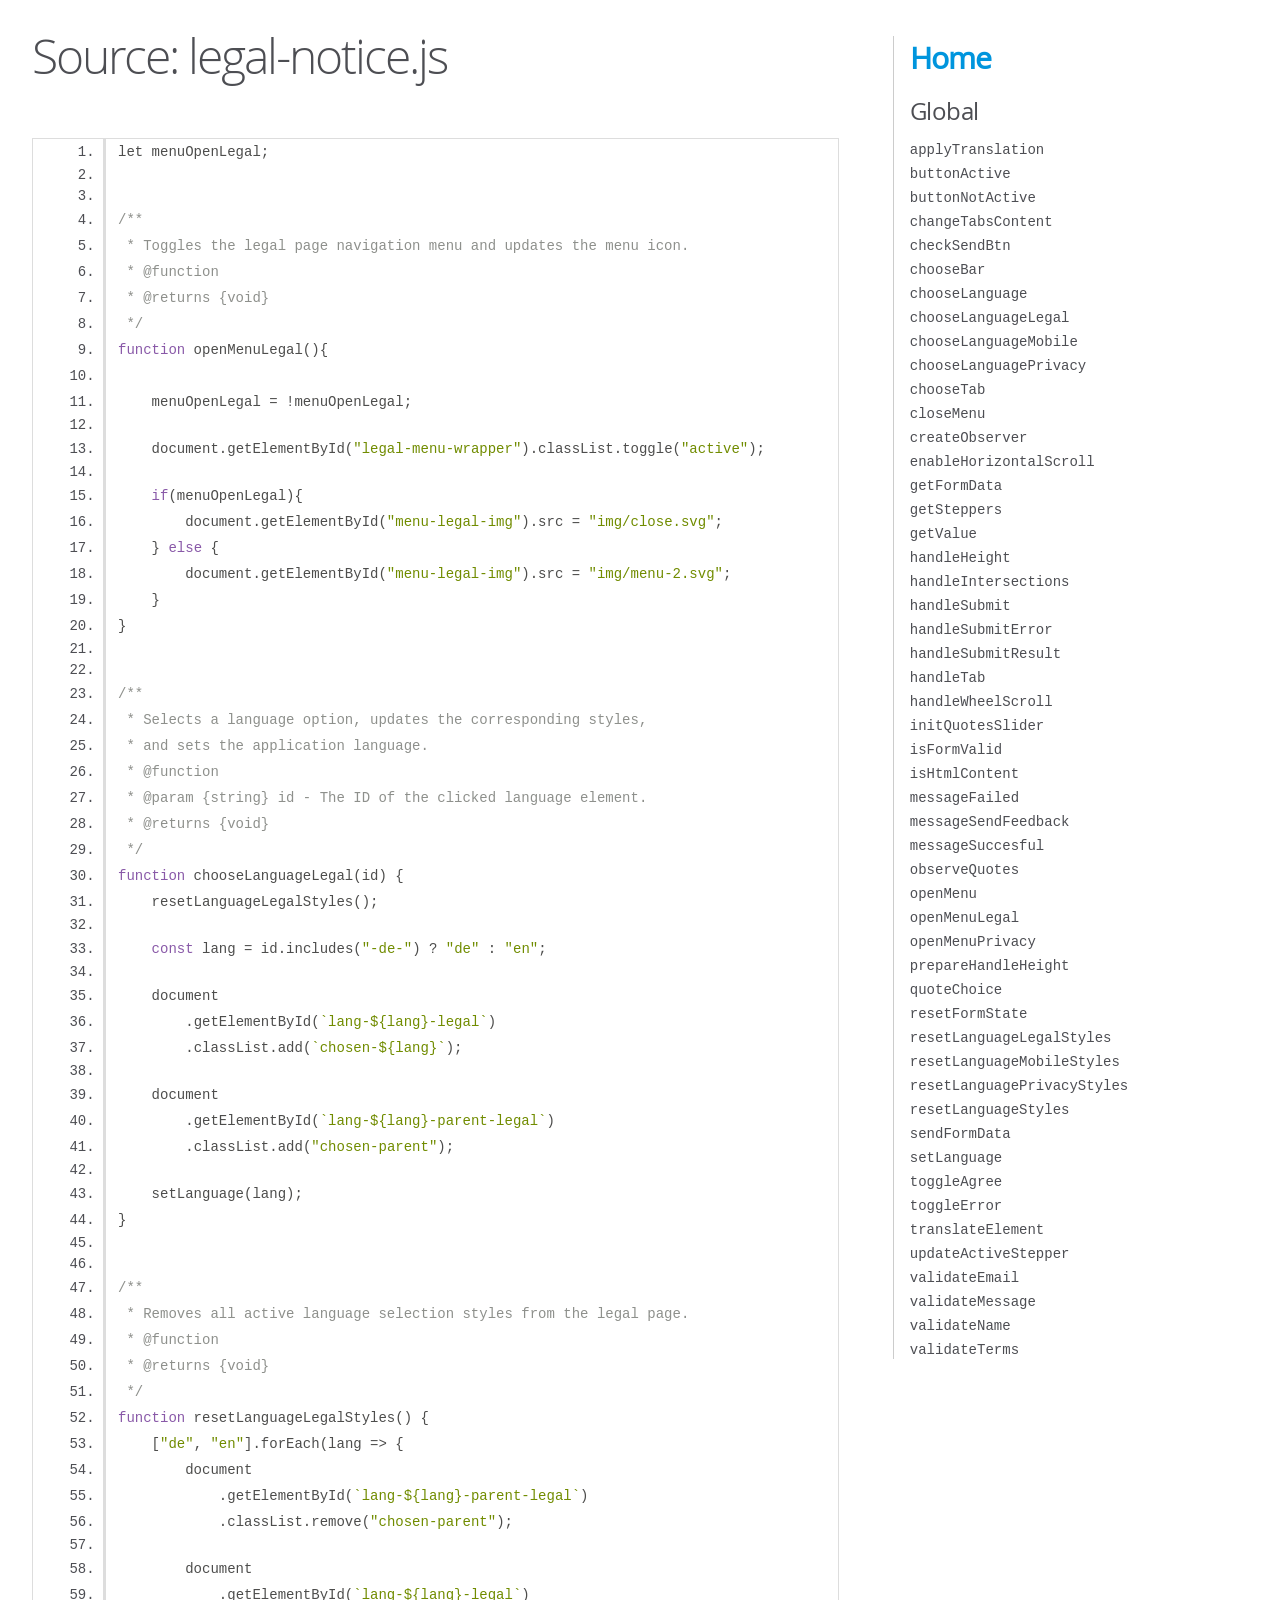
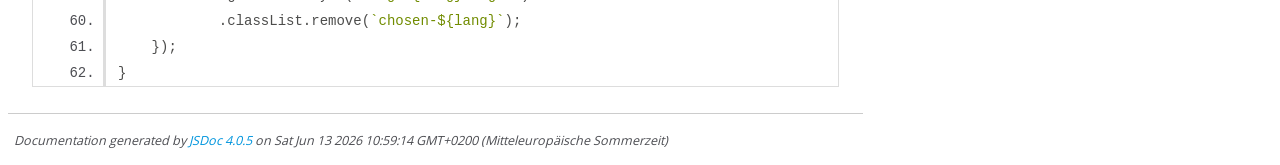
<file: docs/legal-notice.js.html>
<!DOCTYPE html>
<html lang="en">
<head>
    <meta charset="utf-8">
    <title>JSDoc: Source: legal-notice.js</title>

    <script src="scripts/prettify/prettify.js"> </script>
    <script src="scripts/prettify/lang-css.js"> </script>
    <!--[if lt IE 9]>
      <script src="//html5shiv.googlecode.com/svn/trunk/html5.js"></script>
    <![endif]-->
    <link type="text/css" rel="stylesheet" href="styles/prettify-tomorrow.css">
    <link type="text/css" rel="stylesheet" href="styles/jsdoc-default.css">
</head>

<body>

<div id="main">

    <h1 class="page-title">Source: legal-notice.js</h1>

    



    
    <section>
        <article>
            <pre class="prettyprint source linenums"><code>let menuOpenLegal;


/**
 * Toggles the legal page navigation menu and updates the menu icon.
 * @function
 * @returns {void}
 */
function openMenuLegal(){
    
    menuOpenLegal = !menuOpenLegal;

    document.getElementById("legal-menu-wrapper").classList.toggle("active");

    if(menuOpenLegal){
        document.getElementById("menu-legal-img").src = "img/close.svg";
    } else {
        document.getElementById("menu-legal-img").src = "img/menu-2.svg";
    }
}


/**
 * Selects a language option, updates the corresponding styles,
 * and sets the application language.
 * @function
 * @param {string} id - The ID of the clicked language element.
 * @returns {void}
 */
function chooseLanguageLegal(id) {
    resetLanguageLegalStyles();

    const lang = id.includes("-de-") ? "de" : "en";

    document
        .getElementById(`lang-${lang}-legal`)
        .classList.add(`chosen-${lang}`);

    document
        .getElementById(`lang-${lang}-parent-legal`)
        .classList.add("chosen-parent");

    setLanguage(lang);
}


/**
 * Removes all active language selection styles from the legal page.
 * @function
 * @returns {void}
 */
function resetLanguageLegalStyles() {
    ["de", "en"].forEach(lang => {
        document
            .getElementById(`lang-${lang}-parent-legal`)
            .classList.remove("chosen-parent");

        document
            .getElementById(`lang-${lang}-legal`)
            .classList.remove(`chosen-${lang}`);
    });
}</code></pre>
        </article>
    </section>




</div>

<nav>
    <h2><a href="index.html">Home</a></h2><h3>Global</h3><ul><li><a href="global.html#applyTranslation">applyTranslation</a></li><li><a href="global.html#buttonActive">buttonActive</a></li><li><a href="global.html#buttonNotActive">buttonNotActive</a></li><li><a href="global.html#changeTabsContent">changeTabsContent</a></li><li><a href="global.html#checkSendBtn">checkSendBtn</a></li><li><a href="global.html#chooseBar">chooseBar</a></li><li><a href="global.html#chooseLanguage">chooseLanguage</a></li><li><a href="global.html#chooseLanguageLegal">chooseLanguageLegal</a></li><li><a href="global.html#chooseLanguageMobile">chooseLanguageMobile</a></li><li><a href="global.html#chooseLanguagePrivacy">chooseLanguagePrivacy</a></li><li><a href="global.html#chooseTab">chooseTab</a></li><li><a href="global.html#closeMenu">closeMenu</a></li><li><a href="global.html#createObserver">createObserver</a></li><li><a href="global.html#enableHorizontalScroll">enableHorizontalScroll</a></li><li><a href="global.html#getFormData">getFormData</a></li><li><a href="global.html#getSteppers">getSteppers</a></li><li><a href="global.html#getValue">getValue</a></li><li><a href="global.html#handleHeight">handleHeight</a></li><li><a href="global.html#handleIntersections">handleIntersections</a></li><li><a href="global.html#handleSubmit">handleSubmit</a></li><li><a href="global.html#handleSubmitError">handleSubmitError</a></li><li><a href="global.html#handleSubmitResult">handleSubmitResult</a></li><li><a href="global.html#handleTab">handleTab</a></li><li><a href="global.html#handleWheelScroll">handleWheelScroll</a></li><li><a href="global.html#initQuotesSlider">initQuotesSlider</a></li><li><a href="global.html#isFormValid">isFormValid</a></li><li><a href="global.html#isHtmlContent">isHtmlContent</a></li><li><a href="global.html#messageFailed">messageFailed</a></li><li><a href="global.html#messageSendFeedback">messageSendFeedback</a></li><li><a href="global.html#messageSuccesful">messageSuccesful</a></li><li><a href="global.html#observeQuotes">observeQuotes</a></li><li><a href="global.html#openMenu">openMenu</a></li><li><a href="global.html#openMenuLegal">openMenuLegal</a></li><li><a href="global.html#openMenuPrivacy">openMenuPrivacy</a></li><li><a href="global.html#prepareHandleHeight">prepareHandleHeight</a></li><li><a href="global.html#quoteChoice">quoteChoice</a></li><li><a href="global.html#resetFormState">resetFormState</a></li><li><a href="global.html#resetLanguageLegalStyles">resetLanguageLegalStyles</a></li><li><a href="global.html#resetLanguageMobileStyles">resetLanguageMobileStyles</a></li><li><a href="global.html#resetLanguagePrivacyStyles">resetLanguagePrivacyStyles</a></li><li><a href="global.html#resetLanguageStyles">resetLanguageStyles</a></li><li><a href="global.html#sendFormData">sendFormData</a></li><li><a href="global.html#setLanguage">setLanguage</a></li><li><a href="global.html#toggleAgree">toggleAgree</a></li><li><a href="global.html#toggleError">toggleError</a></li><li><a href="global.html#translateElement">translateElement</a></li><li><a href="global.html#updateActiveStepper">updateActiveStepper</a></li><li><a href="global.html#validateEmail">validateEmail</a></li><li><a href="global.html#validateMessage">validateMessage</a></li><li><a href="global.html#validateName">validateName</a></li><li><a href="global.html#validateTerms">validateTerms</a></li></ul>
</nav>

<br class="clear">

<footer>
    Documentation generated by <a href="https://github.com/jsdoc/jsdoc">JSDoc 4.0.5</a> on Sat Jun 13 2026 10:59:14 GMT+0200 (Mitteleuropäische Sommerzeit)
</footer>

<script> prettyPrint(); </script>
<script src="scripts/linenumber.js"> </script>
</body>
</html>
</file>
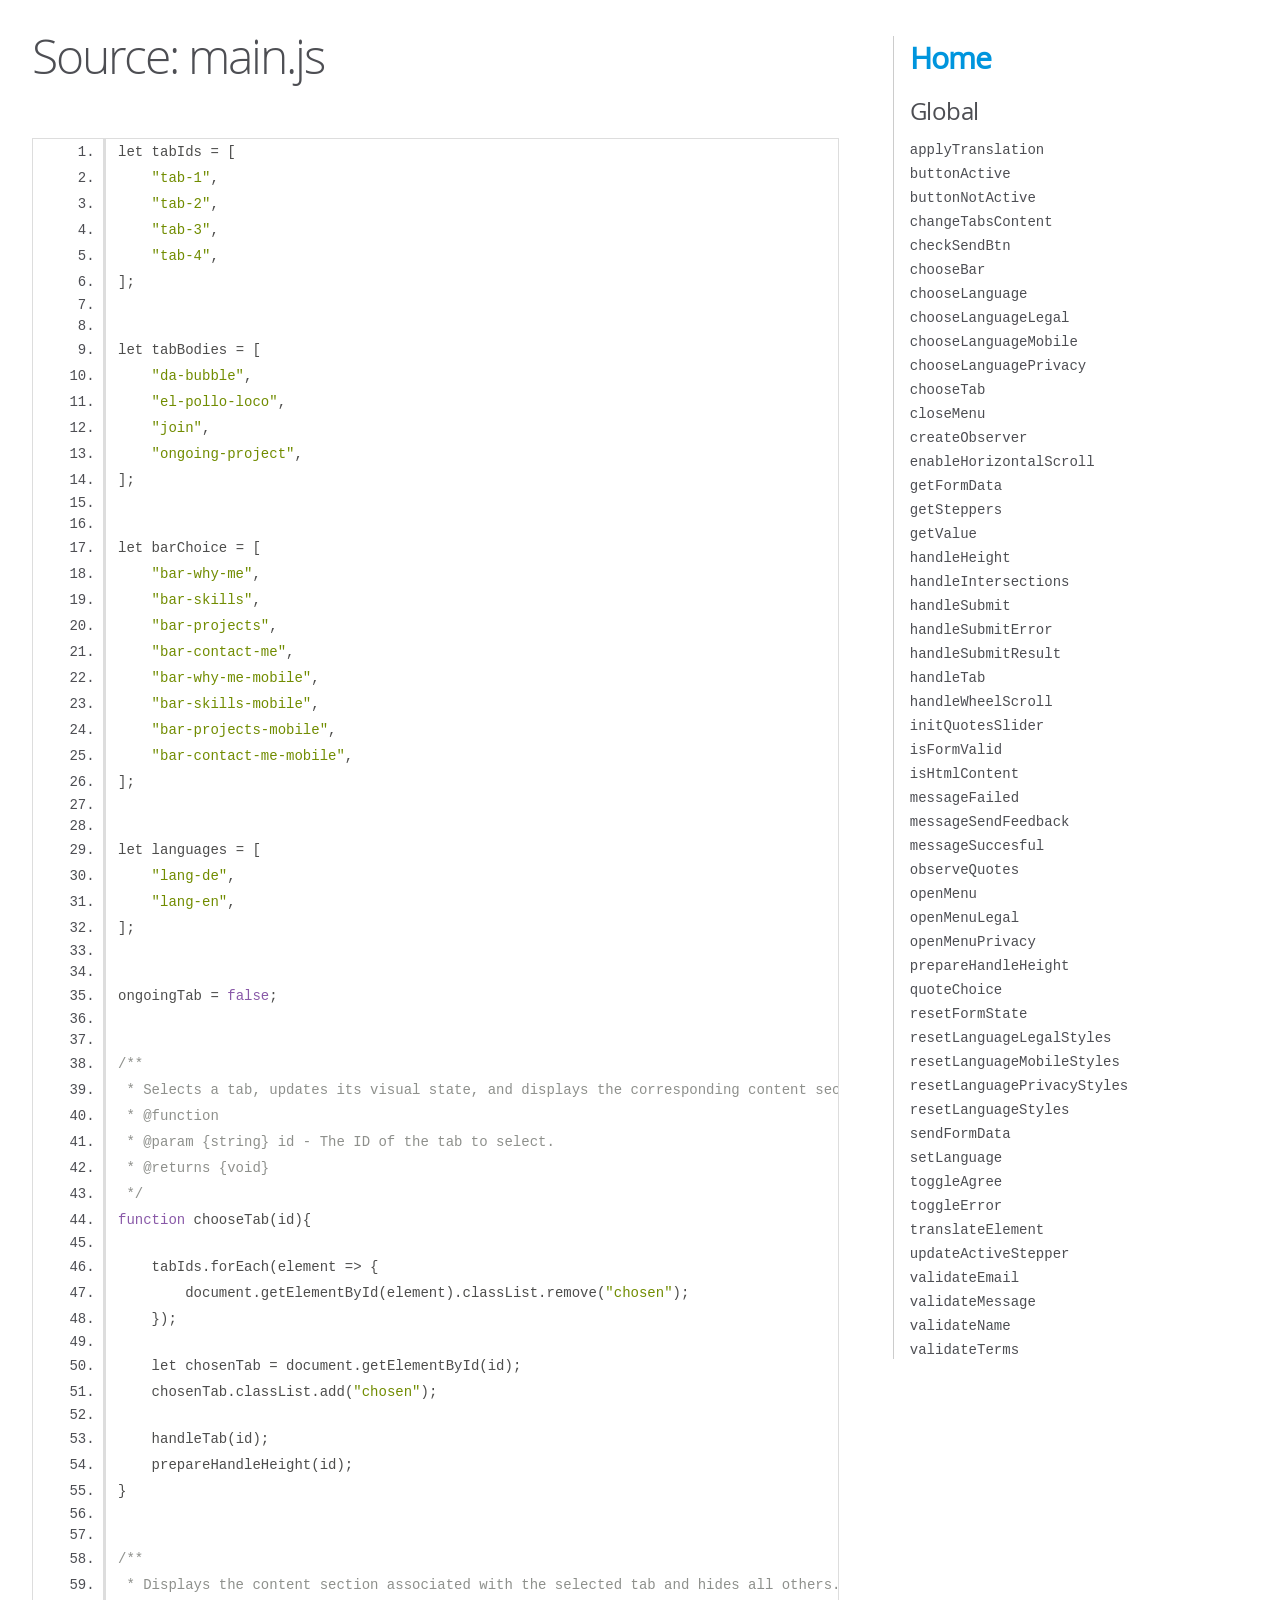
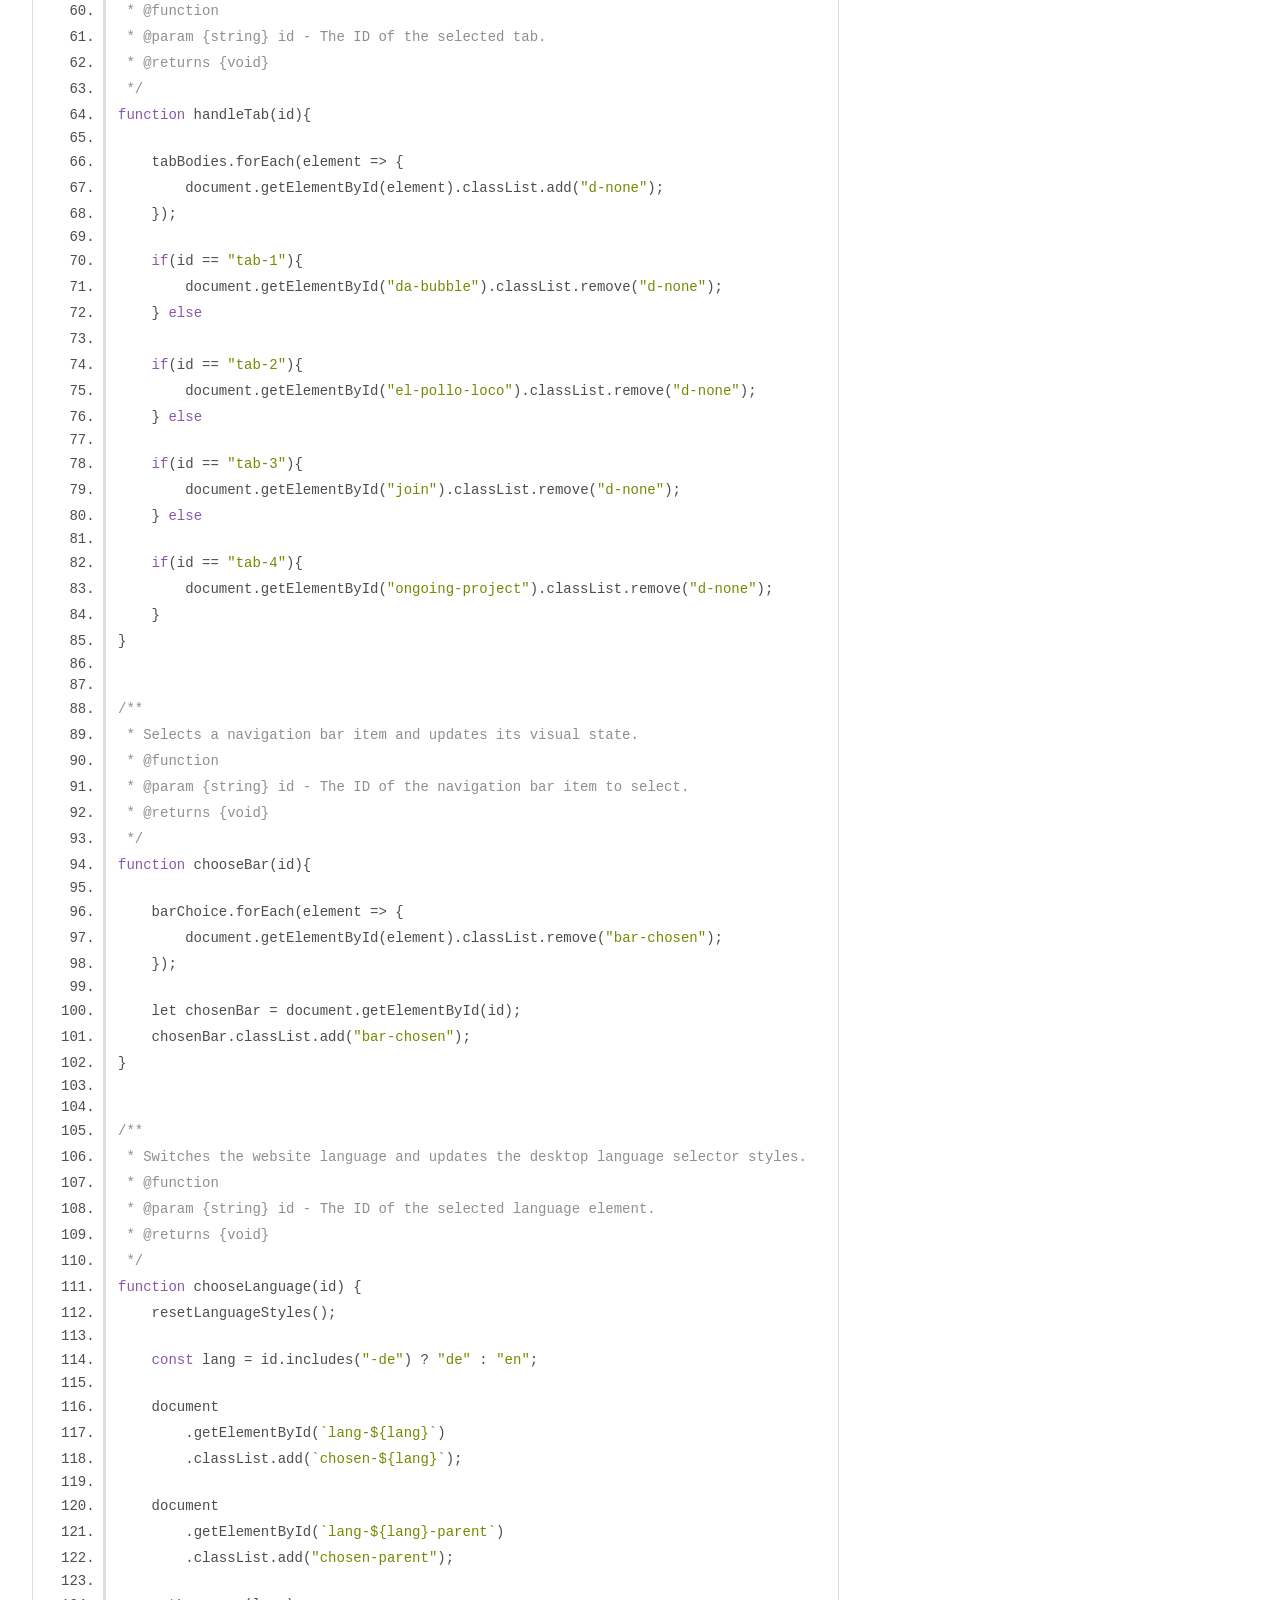
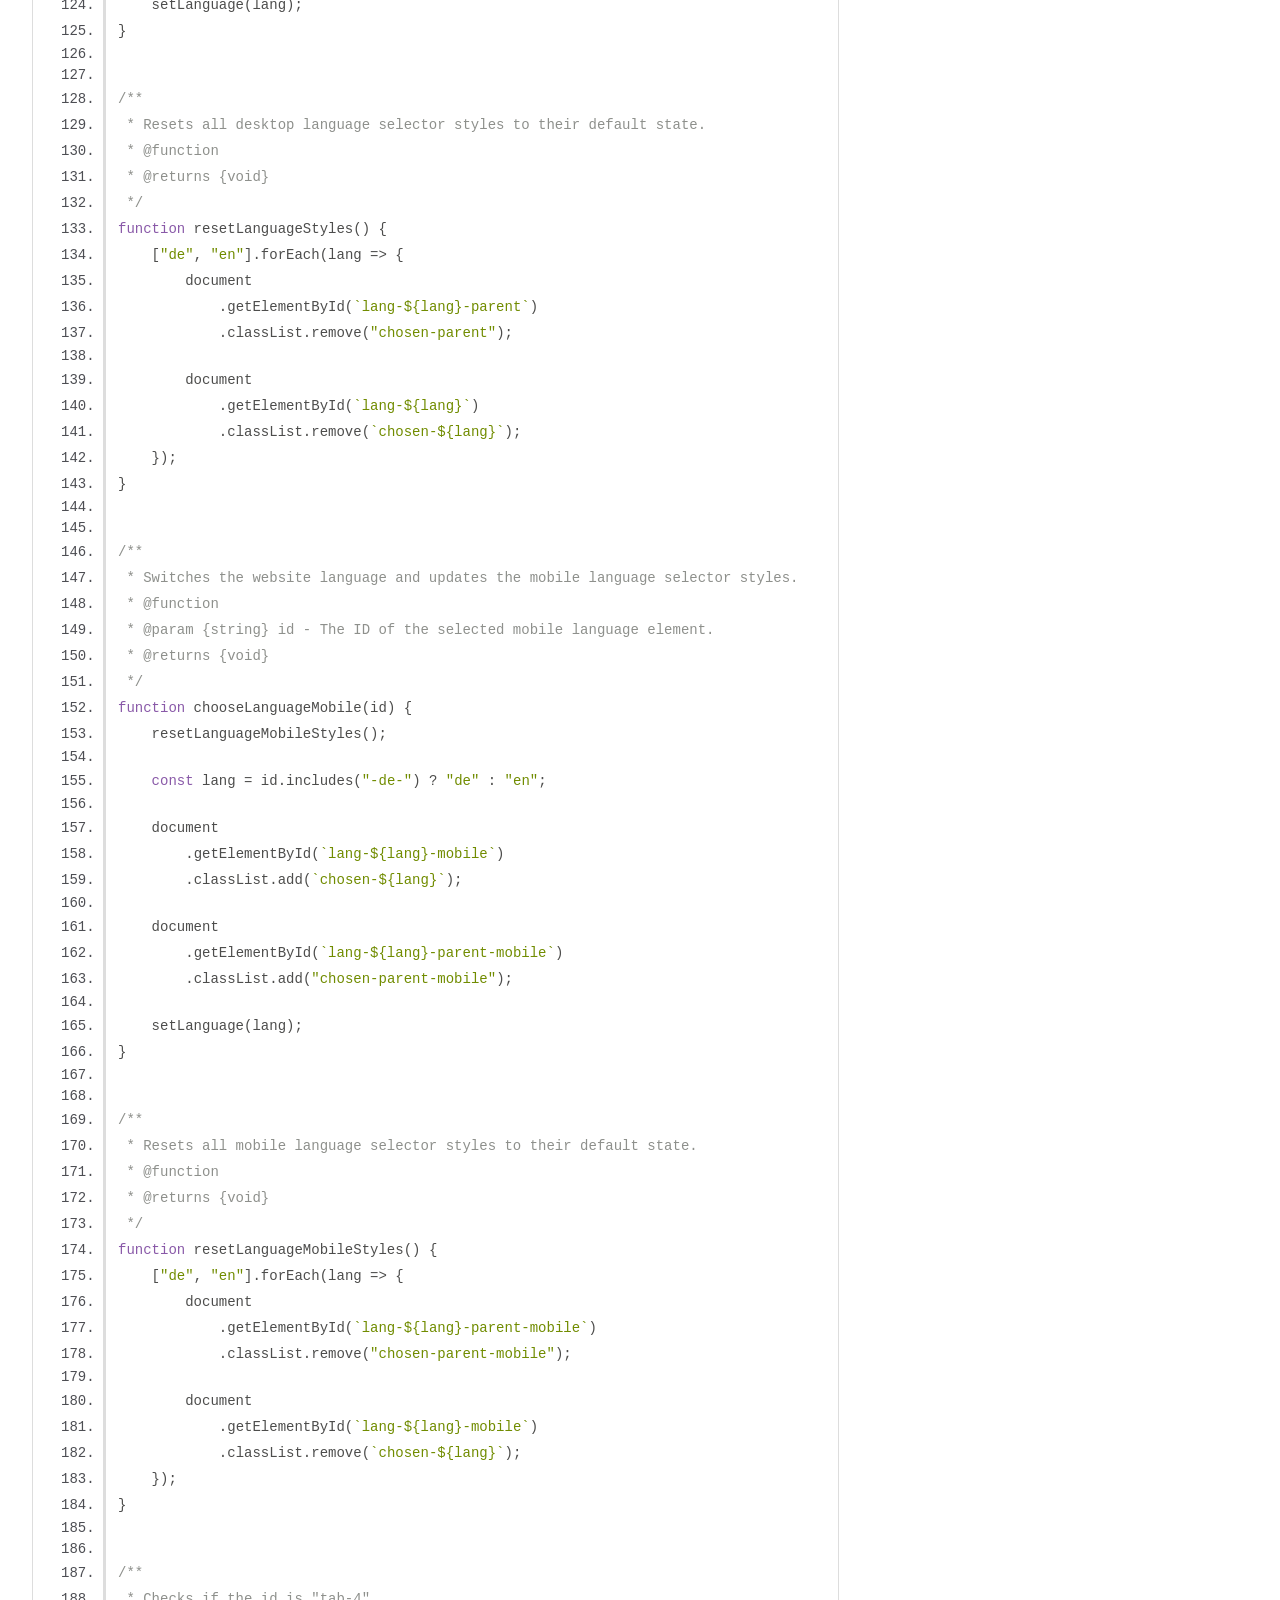
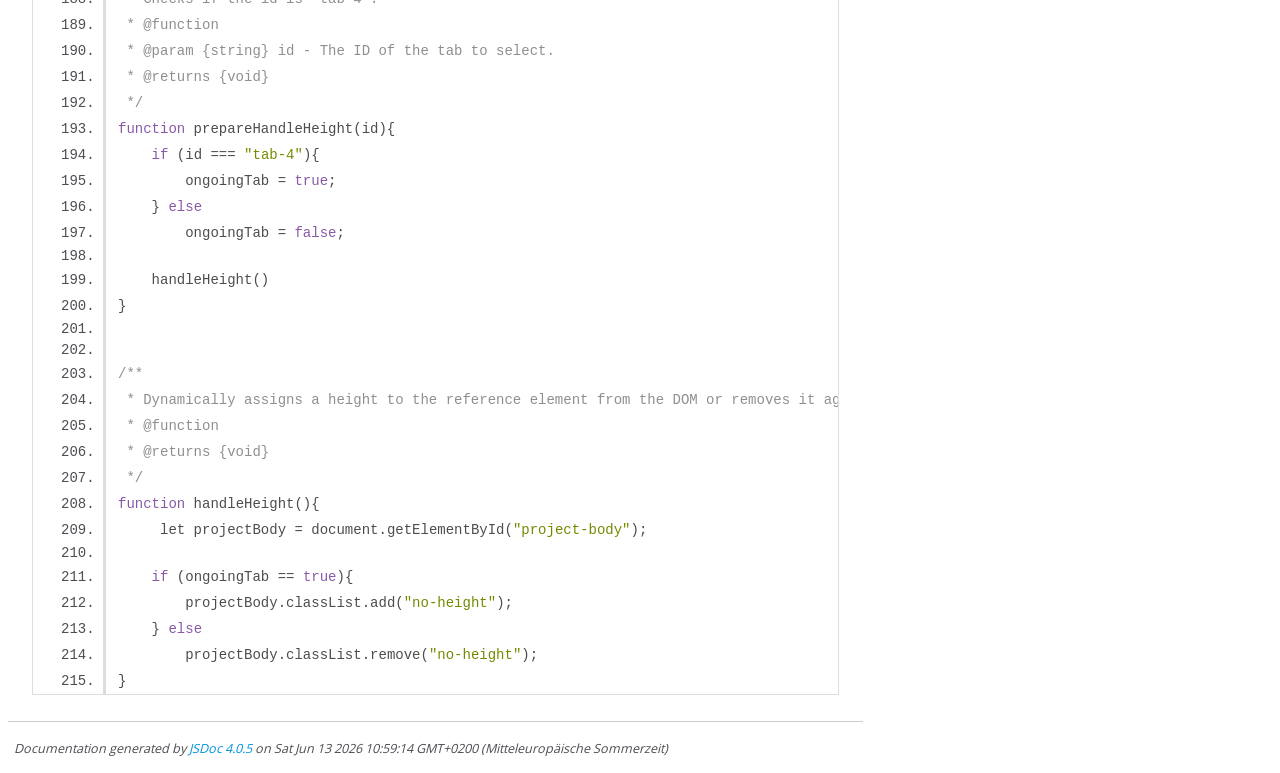
<file: docs/main.js.html>
<!DOCTYPE html>
<html lang="en">
<head>
    <meta charset="utf-8">
    <title>JSDoc: Source: main.js</title>

    <script src="scripts/prettify/prettify.js"> </script>
    <script src="scripts/prettify/lang-css.js"> </script>
    <!--[if lt IE 9]>
      <script src="//html5shiv.googlecode.com/svn/trunk/html5.js"></script>
    <![endif]-->
    <link type="text/css" rel="stylesheet" href="styles/prettify-tomorrow.css">
    <link type="text/css" rel="stylesheet" href="styles/jsdoc-default.css">
</head>

<body>

<div id="main">

    <h1 class="page-title">Source: main.js</h1>

    



    
    <section>
        <article>
            <pre class="prettyprint source linenums"><code>let tabIds = [
    "tab-1",
    "tab-2",
    "tab-3",
    "tab-4",
];


let tabBodies = [
    "da-bubble",
    "el-pollo-loco",
    "join",
    "ongoing-project",
];


let barChoice = [
    "bar-why-me",
    "bar-skills",
    "bar-projects",
    "bar-contact-me",
    "bar-why-me-mobile",
    "bar-skills-mobile",
    "bar-projects-mobile",
    "bar-contact-me-mobile",
];


let languages = [
    "lang-de",
    "lang-en",
];


ongoingTab = false;


/**
 * Selects a tab, updates its visual state, and displays the corresponding content section.
 * @function
 * @param {string} id - The ID of the tab to select.
 * @returns {void}
 */
function chooseTab(id){

    tabIds.forEach(element => {
        document.getElementById(element).classList.remove("chosen");
    });

    let chosenTab = document.getElementById(id);
    chosenTab.classList.add("chosen");

    handleTab(id);
    prepareHandleHeight(id);
}


/**
 * Displays the content section associated with the selected tab and hides all others.
 * @function
 * @param {string} id - The ID of the selected tab.
 * @returns {void}
 */
function handleTab(id){

    tabBodies.forEach(element => {
        document.getElementById(element).classList.add("d-none");
    });

    if(id == "tab-1"){
        document.getElementById("da-bubble").classList.remove("d-none");
    } else 
    
    if(id == "tab-2"){
        document.getElementById("el-pollo-loco").classList.remove("d-none");
    } else 

    if(id == "tab-3"){
        document.getElementById("join").classList.remove("d-none");
    } else 

    if(id == "tab-4"){
        document.getElementById("ongoing-project").classList.remove("d-none");
    }
}


/**
 * Selects a navigation bar item and updates its visual state.
 * @function
 * @param {string} id - The ID of the navigation bar item to select.
 * @returns {void}
 */
function chooseBar(id){

    barChoice.forEach(element => {
        document.getElementById(element).classList.remove("bar-chosen");
    });

    let chosenBar = document.getElementById(id);
    chosenBar.classList.add("bar-chosen");
}


/**
 * Switches the website language and updates the desktop language selector styles.
 * @function
 * @param {string} id - The ID of the selected language element.
 * @returns {void}
 */
function chooseLanguage(id) {
    resetLanguageStyles();

    const lang = id.includes("-de") ? "de" : "en";

    document
        .getElementById(`lang-${lang}`)
        .classList.add(`chosen-${lang}`);

    document
        .getElementById(`lang-${lang}-parent`)
        .classList.add("chosen-parent");

    setLanguage(lang);
}


/**
 * Resets all desktop language selector styles to their default state.
 * @function
 * @returns {void}
 */
function resetLanguageStyles() {
    ["de", "en"].forEach(lang => {
        document
            .getElementById(`lang-${lang}-parent`)
            .classList.remove("chosen-parent");

        document
            .getElementById(`lang-${lang}`)
            .classList.remove(`chosen-${lang}`);
    });
}


/**
 * Switches the website language and updates the mobile language selector styles.
 * @function
 * @param {string} id - The ID of the selected mobile language element.
 * @returns {void}
 */
function chooseLanguageMobile(id) {
    resetLanguageMobileStyles();

    const lang = id.includes("-de-") ? "de" : "en";

    document
        .getElementById(`lang-${lang}-mobile`)
        .classList.add(`chosen-${lang}`);

    document
        .getElementById(`lang-${lang}-parent-mobile`)
        .classList.add("chosen-parent-mobile");

    setLanguage(lang);
}


/**
 * Resets all mobile language selector styles to their default state.
 * @function
 * @returns {void}
 */
function resetLanguageMobileStyles() {
    ["de", "en"].forEach(lang => {
        document
            .getElementById(`lang-${lang}-parent-mobile`)
            .classList.remove("chosen-parent-mobile");

        document
            .getElementById(`lang-${lang}-mobile`)
            .classList.remove(`chosen-${lang}`);
    });
}


/**
 * Checks if the id is "tab-4".
 * @function
 * @param {string} id - The ID of the tab to select.
 * @returns {void}
 */
function prepareHandleHeight(id){
    if (id === "tab-4"){
        ongoingTab = true;
    } else 
        ongoingTab = false;

    handleHeight()
}


/**
 * Dynamically assigns a height to the reference element from the DOM or removes it again.
 * @function
 * @returns {void}
 */
function handleHeight(){
     let projectBody = document.getElementById("project-body");

    if (ongoingTab == true){
        projectBody.classList.add("no-height");
    } else 
        projectBody.classList.remove("no-height");
}</code></pre>
        </article>
    </section>




</div>

<nav>
    <h2><a href="index.html">Home</a></h2><h3>Global</h3><ul><li><a href="global.html#applyTranslation">applyTranslation</a></li><li><a href="global.html#buttonActive">buttonActive</a></li><li><a href="global.html#buttonNotActive">buttonNotActive</a></li><li><a href="global.html#changeTabsContent">changeTabsContent</a></li><li><a href="global.html#checkSendBtn">checkSendBtn</a></li><li><a href="global.html#chooseBar">chooseBar</a></li><li><a href="global.html#chooseLanguage">chooseLanguage</a></li><li><a href="global.html#chooseLanguageLegal">chooseLanguageLegal</a></li><li><a href="global.html#chooseLanguageMobile">chooseLanguageMobile</a></li><li><a href="global.html#chooseLanguagePrivacy">chooseLanguagePrivacy</a></li><li><a href="global.html#chooseTab">chooseTab</a></li><li><a href="global.html#closeMenu">closeMenu</a></li><li><a href="global.html#createObserver">createObserver</a></li><li><a href="global.html#enableHorizontalScroll">enableHorizontalScroll</a></li><li><a href="global.html#getFormData">getFormData</a></li><li><a href="global.html#getSteppers">getSteppers</a></li><li><a href="global.html#getValue">getValue</a></li><li><a href="global.html#handleHeight">handleHeight</a></li><li><a href="global.html#handleIntersections">handleIntersections</a></li><li><a href="global.html#handleSubmit">handleSubmit</a></li><li><a href="global.html#handleSubmitError">handleSubmitError</a></li><li><a href="global.html#handleSubmitResult">handleSubmitResult</a></li><li><a href="global.html#handleTab">handleTab</a></li><li><a href="global.html#handleWheelScroll">handleWheelScroll</a></li><li><a href="global.html#initQuotesSlider">initQuotesSlider</a></li><li><a href="global.html#isFormValid">isFormValid</a></li><li><a href="global.html#isHtmlContent">isHtmlContent</a></li><li><a href="global.html#messageFailed">messageFailed</a></li><li><a href="global.html#messageSendFeedback">messageSendFeedback</a></li><li><a href="global.html#messageSuccesful">messageSuccesful</a></li><li><a href="global.html#observeQuotes">observeQuotes</a></li><li><a href="global.html#openMenu">openMenu</a></li><li><a href="global.html#openMenuLegal">openMenuLegal</a></li><li><a href="global.html#openMenuPrivacy">openMenuPrivacy</a></li><li><a href="global.html#prepareHandleHeight">prepareHandleHeight</a></li><li><a href="global.html#quoteChoice">quoteChoice</a></li><li><a href="global.html#resetFormState">resetFormState</a></li><li><a href="global.html#resetLanguageLegalStyles">resetLanguageLegalStyles</a></li><li><a href="global.html#resetLanguageMobileStyles">resetLanguageMobileStyles</a></li><li><a href="global.html#resetLanguagePrivacyStyles">resetLanguagePrivacyStyles</a></li><li><a href="global.html#resetLanguageStyles">resetLanguageStyles</a></li><li><a href="global.html#sendFormData">sendFormData</a></li><li><a href="global.html#setLanguage">setLanguage</a></li><li><a href="global.html#toggleAgree">toggleAgree</a></li><li><a href="global.html#toggleError">toggleError</a></li><li><a href="global.html#translateElement">translateElement</a></li><li><a href="global.html#updateActiveStepper">updateActiveStepper</a></li><li><a href="global.html#validateEmail">validateEmail</a></li><li><a href="global.html#validateMessage">validateMessage</a></li><li><a href="global.html#validateName">validateName</a></li><li><a href="global.html#validateTerms">validateTerms</a></li></ul>
</nav>

<br class="clear">

<footer>
    Documentation generated by <a href="https://github.com/jsdoc/jsdoc">JSDoc 4.0.5</a> on Sat Jun 13 2026 10:59:14 GMT+0200 (Mitteleuropäische Sommerzeit)
</footer>

<script> prettyPrint(); </script>
<script src="scripts/linenumber.js"> </script>
</body>
</html>
</file>
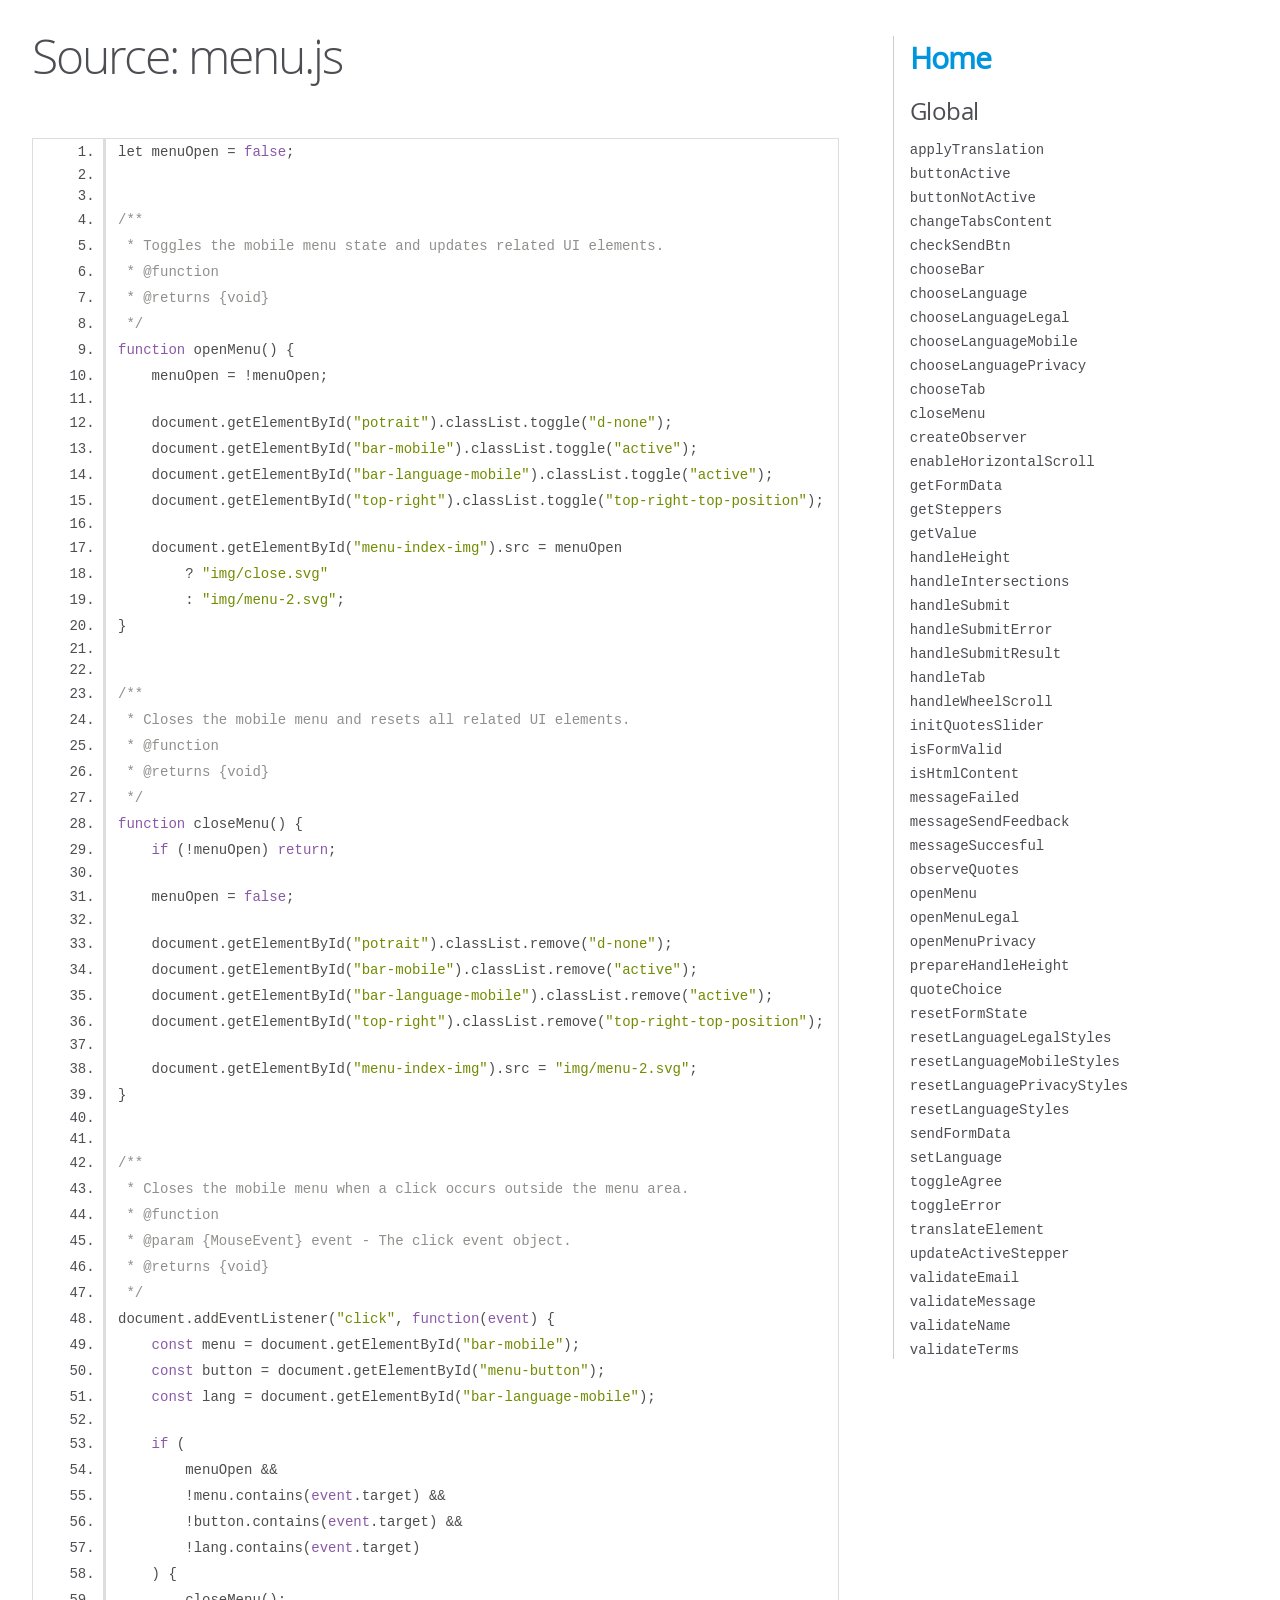
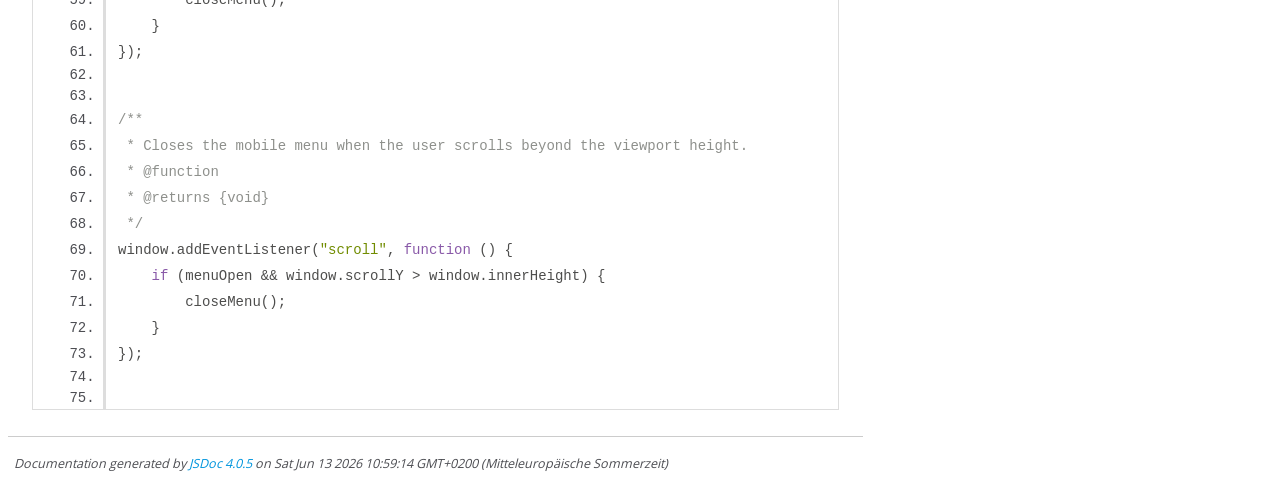
<file: docs/menu.js.html>
<!DOCTYPE html>
<html lang="en">
<head>
    <meta charset="utf-8">
    <title>JSDoc: Source: menu.js</title>

    <script src="scripts/prettify/prettify.js"> </script>
    <script src="scripts/prettify/lang-css.js"> </script>
    <!--[if lt IE 9]>
      <script src="//html5shiv.googlecode.com/svn/trunk/html5.js"></script>
    <![endif]-->
    <link type="text/css" rel="stylesheet" href="styles/prettify-tomorrow.css">
    <link type="text/css" rel="stylesheet" href="styles/jsdoc-default.css">
</head>

<body>

<div id="main">

    <h1 class="page-title">Source: menu.js</h1>

    



    
    <section>
        <article>
            <pre class="prettyprint source linenums"><code>let menuOpen = false;


/**
 * Toggles the mobile menu state and updates related UI elements.
 * @function
 * @returns {void}
 */
function openMenu() {
    menuOpen = !menuOpen;

    document.getElementById("potrait").classList.toggle("d-none");
    document.getElementById("bar-mobile").classList.toggle("active");
    document.getElementById("bar-language-mobile").classList.toggle("active");
    document.getElementById("top-right").classList.toggle("top-right-top-position");

    document.getElementById("menu-index-img").src = menuOpen
        ? "img/close.svg"
        : "img/menu-2.svg";
}


/**
 * Closes the mobile menu and resets all related UI elements.
 * @function
 * @returns {void}
 */
function closeMenu() {
    if (!menuOpen) return;

    menuOpen = false;

    document.getElementById("potrait").classList.remove("d-none");
    document.getElementById("bar-mobile").classList.remove("active");
    document.getElementById("bar-language-mobile").classList.remove("active");
    document.getElementById("top-right").classList.remove("top-right-top-position");

    document.getElementById("menu-index-img").src = "img/menu-2.svg";
}


/**
 * Closes the mobile menu when a click occurs outside the menu area.
 * @function
 * @param {MouseEvent} event - The click event object.
 * @returns {void}
 */
document.addEventListener("click", function(event) {
    const menu = document.getElementById("bar-mobile");
    const button = document.getElementById("menu-button");
    const lang = document.getElementById("bar-language-mobile");

    if (
        menuOpen &amp;&amp;
        !menu.contains(event.target) &amp;&amp;
        !button.contains(event.target) &amp;&amp;
        !lang.contains(event.target)
    ) {
        closeMenu();
    }
});


/**
 * Closes the mobile menu when the user scrolls beyond the viewport height.
 * @function
 * @returns {void}
 */
window.addEventListener("scroll", function () {
    if (menuOpen &amp;&amp; window.scrollY > window.innerHeight) {
        closeMenu();
    }
});


</code></pre>
        </article>
    </section>




</div>

<nav>
    <h2><a href="index.html">Home</a></h2><h3>Global</h3><ul><li><a href="global.html#applyTranslation">applyTranslation</a></li><li><a href="global.html#buttonActive">buttonActive</a></li><li><a href="global.html#buttonNotActive">buttonNotActive</a></li><li><a href="global.html#changeTabsContent">changeTabsContent</a></li><li><a href="global.html#checkSendBtn">checkSendBtn</a></li><li><a href="global.html#chooseBar">chooseBar</a></li><li><a href="global.html#chooseLanguage">chooseLanguage</a></li><li><a href="global.html#chooseLanguageLegal">chooseLanguageLegal</a></li><li><a href="global.html#chooseLanguageMobile">chooseLanguageMobile</a></li><li><a href="global.html#chooseLanguagePrivacy">chooseLanguagePrivacy</a></li><li><a href="global.html#chooseTab">chooseTab</a></li><li><a href="global.html#closeMenu">closeMenu</a></li><li><a href="global.html#createObserver">createObserver</a></li><li><a href="global.html#enableHorizontalScroll">enableHorizontalScroll</a></li><li><a href="global.html#getFormData">getFormData</a></li><li><a href="global.html#getSteppers">getSteppers</a></li><li><a href="global.html#getValue">getValue</a></li><li><a href="global.html#handleHeight">handleHeight</a></li><li><a href="global.html#handleIntersections">handleIntersections</a></li><li><a href="global.html#handleSubmit">handleSubmit</a></li><li><a href="global.html#handleSubmitError">handleSubmitError</a></li><li><a href="global.html#handleSubmitResult">handleSubmitResult</a></li><li><a href="global.html#handleTab">handleTab</a></li><li><a href="global.html#handleWheelScroll">handleWheelScroll</a></li><li><a href="global.html#initQuotesSlider">initQuotesSlider</a></li><li><a href="global.html#isFormValid">isFormValid</a></li><li><a href="global.html#isHtmlContent">isHtmlContent</a></li><li><a href="global.html#messageFailed">messageFailed</a></li><li><a href="global.html#messageSendFeedback">messageSendFeedback</a></li><li><a href="global.html#messageSuccesful">messageSuccesful</a></li><li><a href="global.html#observeQuotes">observeQuotes</a></li><li><a href="global.html#openMenu">openMenu</a></li><li><a href="global.html#openMenuLegal">openMenuLegal</a></li><li><a href="global.html#openMenuPrivacy">openMenuPrivacy</a></li><li><a href="global.html#prepareHandleHeight">prepareHandleHeight</a></li><li><a href="global.html#quoteChoice">quoteChoice</a></li><li><a href="global.html#resetFormState">resetFormState</a></li><li><a href="global.html#resetLanguageLegalStyles">resetLanguageLegalStyles</a></li><li><a href="global.html#resetLanguageMobileStyles">resetLanguageMobileStyles</a></li><li><a href="global.html#resetLanguagePrivacyStyles">resetLanguagePrivacyStyles</a></li><li><a href="global.html#resetLanguageStyles">resetLanguageStyles</a></li><li><a href="global.html#sendFormData">sendFormData</a></li><li><a href="global.html#setLanguage">setLanguage</a></li><li><a href="global.html#toggleAgree">toggleAgree</a></li><li><a href="global.html#toggleError">toggleError</a></li><li><a href="global.html#translateElement">translateElement</a></li><li><a href="global.html#updateActiveStepper">updateActiveStepper</a></li><li><a href="global.html#validateEmail">validateEmail</a></li><li><a href="global.html#validateMessage">validateMessage</a></li><li><a href="global.html#validateName">validateName</a></li><li><a href="global.html#validateTerms">validateTerms</a></li></ul>
</nav>

<br class="clear">

<footer>
    Documentation generated by <a href="https://github.com/jsdoc/jsdoc">JSDoc 4.0.5</a> on Sat Jun 13 2026 10:59:14 GMT+0200 (Mitteleuropäische Sommerzeit)
</footer>

<script> prettyPrint(); </script>
<script src="scripts/linenumber.js"> </script>
</body>
</html>
</file>
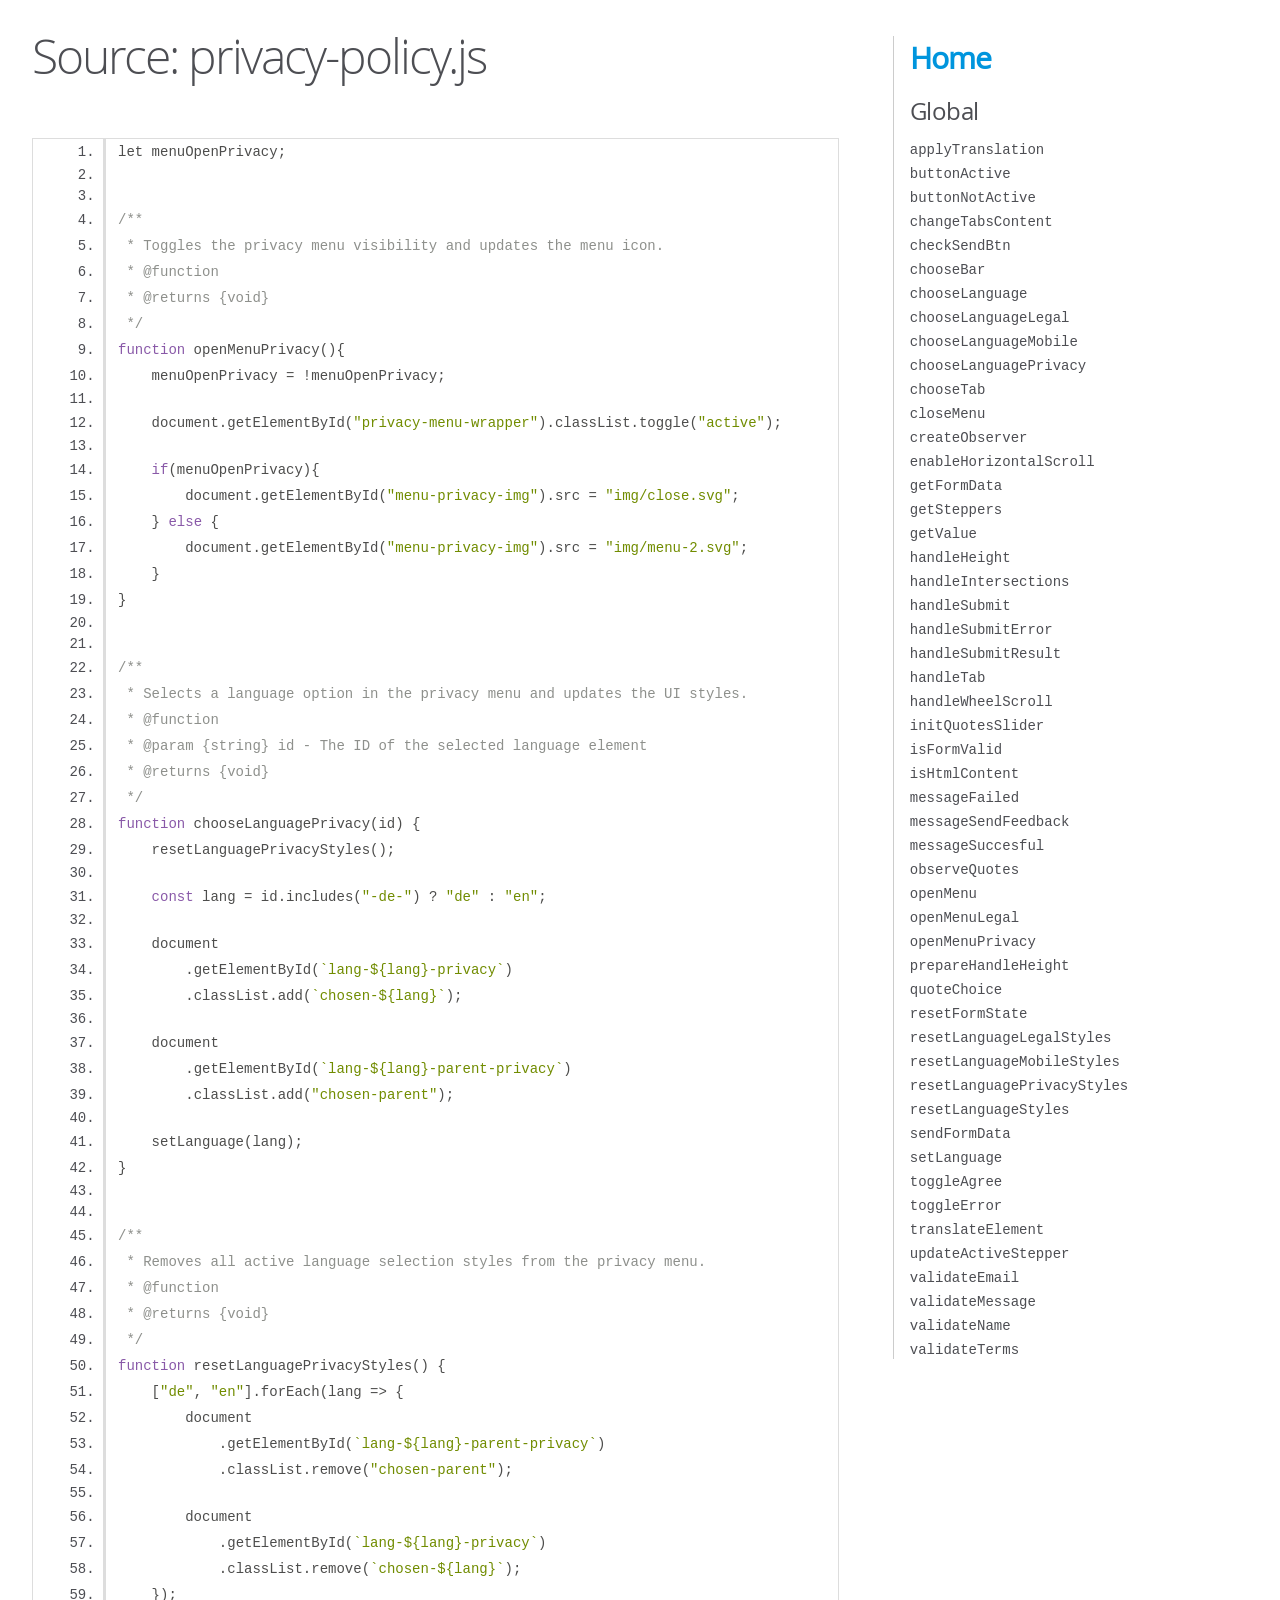
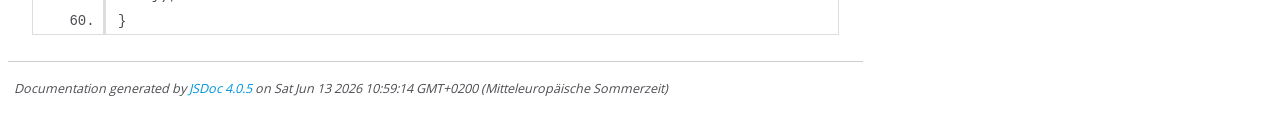
<file: docs/privacy-policy.js.html>
<!DOCTYPE html>
<html lang="en">
<head>
    <meta charset="utf-8">
    <title>JSDoc: Source: privacy-policy.js</title>

    <script src="scripts/prettify/prettify.js"> </script>
    <script src="scripts/prettify/lang-css.js"> </script>
    <!--[if lt IE 9]>
      <script src="//html5shiv.googlecode.com/svn/trunk/html5.js"></script>
    <![endif]-->
    <link type="text/css" rel="stylesheet" href="styles/prettify-tomorrow.css">
    <link type="text/css" rel="stylesheet" href="styles/jsdoc-default.css">
</head>

<body>

<div id="main">

    <h1 class="page-title">Source: privacy-policy.js</h1>

    



    
    <section>
        <article>
            <pre class="prettyprint source linenums"><code>let menuOpenPrivacy;


/**
 * Toggles the privacy menu visibility and updates the menu icon.
 * @function
 * @returns {void}
 */
function openMenuPrivacy(){
    menuOpenPrivacy = !menuOpenPrivacy;

    document.getElementById("privacy-menu-wrapper").classList.toggle("active");

    if(menuOpenPrivacy){
        document.getElementById("menu-privacy-img").src = "img/close.svg";
    } else {
        document.getElementById("menu-privacy-img").src = "img/menu-2.svg";
    }
}


/**
 * Selects a language option in the privacy menu and updates the UI styles.
 * @function
 * @param {string} id - The ID of the selected language element
 * @returns {void}
 */
function chooseLanguagePrivacy(id) {
    resetLanguagePrivacyStyles();

    const lang = id.includes("-de-") ? "de" : "en";

    document
        .getElementById(`lang-${lang}-privacy`)
        .classList.add(`chosen-${lang}`);

    document
        .getElementById(`lang-${lang}-parent-privacy`)
        .classList.add("chosen-parent");

    setLanguage(lang);
}


/**
 * Removes all active language selection styles from the privacy menu.
 * @function
 * @returns {void}
 */
function resetLanguagePrivacyStyles() {
    ["de", "en"].forEach(lang => {
        document
            .getElementById(`lang-${lang}-parent-privacy`)
            .classList.remove("chosen-parent");

        document
            .getElementById(`lang-${lang}-privacy`)
            .classList.remove(`chosen-${lang}`);
    });
}</code></pre>
        </article>
    </section>




</div>

<nav>
    <h2><a href="index.html">Home</a></h2><h3>Global</h3><ul><li><a href="global.html#applyTranslation">applyTranslation</a></li><li><a href="global.html#buttonActive">buttonActive</a></li><li><a href="global.html#buttonNotActive">buttonNotActive</a></li><li><a href="global.html#changeTabsContent">changeTabsContent</a></li><li><a href="global.html#checkSendBtn">checkSendBtn</a></li><li><a href="global.html#chooseBar">chooseBar</a></li><li><a href="global.html#chooseLanguage">chooseLanguage</a></li><li><a href="global.html#chooseLanguageLegal">chooseLanguageLegal</a></li><li><a href="global.html#chooseLanguageMobile">chooseLanguageMobile</a></li><li><a href="global.html#chooseLanguagePrivacy">chooseLanguagePrivacy</a></li><li><a href="global.html#chooseTab">chooseTab</a></li><li><a href="global.html#closeMenu">closeMenu</a></li><li><a href="global.html#createObserver">createObserver</a></li><li><a href="global.html#enableHorizontalScroll">enableHorizontalScroll</a></li><li><a href="global.html#getFormData">getFormData</a></li><li><a href="global.html#getSteppers">getSteppers</a></li><li><a href="global.html#getValue">getValue</a></li><li><a href="global.html#handleHeight">handleHeight</a></li><li><a href="global.html#handleIntersections">handleIntersections</a></li><li><a href="global.html#handleSubmit">handleSubmit</a></li><li><a href="global.html#handleSubmitError">handleSubmitError</a></li><li><a href="global.html#handleSubmitResult">handleSubmitResult</a></li><li><a href="global.html#handleTab">handleTab</a></li><li><a href="global.html#handleWheelScroll">handleWheelScroll</a></li><li><a href="global.html#initQuotesSlider">initQuotesSlider</a></li><li><a href="global.html#isFormValid">isFormValid</a></li><li><a href="global.html#isHtmlContent">isHtmlContent</a></li><li><a href="global.html#messageFailed">messageFailed</a></li><li><a href="global.html#messageSendFeedback">messageSendFeedback</a></li><li><a href="global.html#messageSuccesful">messageSuccesful</a></li><li><a href="global.html#observeQuotes">observeQuotes</a></li><li><a href="global.html#openMenu">openMenu</a></li><li><a href="global.html#openMenuLegal">openMenuLegal</a></li><li><a href="global.html#openMenuPrivacy">openMenuPrivacy</a></li><li><a href="global.html#prepareHandleHeight">prepareHandleHeight</a></li><li><a href="global.html#quoteChoice">quoteChoice</a></li><li><a href="global.html#resetFormState">resetFormState</a></li><li><a href="global.html#resetLanguageLegalStyles">resetLanguageLegalStyles</a></li><li><a href="global.html#resetLanguageMobileStyles">resetLanguageMobileStyles</a></li><li><a href="global.html#resetLanguagePrivacyStyles">resetLanguagePrivacyStyles</a></li><li><a href="global.html#resetLanguageStyles">resetLanguageStyles</a></li><li><a href="global.html#sendFormData">sendFormData</a></li><li><a href="global.html#setLanguage">setLanguage</a></li><li><a href="global.html#toggleAgree">toggleAgree</a></li><li><a href="global.html#toggleError">toggleError</a></li><li><a href="global.html#translateElement">translateElement</a></li><li><a href="global.html#updateActiveStepper">updateActiveStepper</a></li><li><a href="global.html#validateEmail">validateEmail</a></li><li><a href="global.html#validateMessage">validateMessage</a></li><li><a href="global.html#validateName">validateName</a></li><li><a href="global.html#validateTerms">validateTerms</a></li></ul>
</nav>

<br class="clear">

<footer>
    Documentation generated by <a href="https://github.com/jsdoc/jsdoc">JSDoc 4.0.5</a> on Sat Jun 13 2026 10:59:14 GMT+0200 (Mitteleuropäische Sommerzeit)
</footer>

<script> prettyPrint(); </script>
<script src="scripts/linenumber.js"> </script>
</body>
</html>
</file>
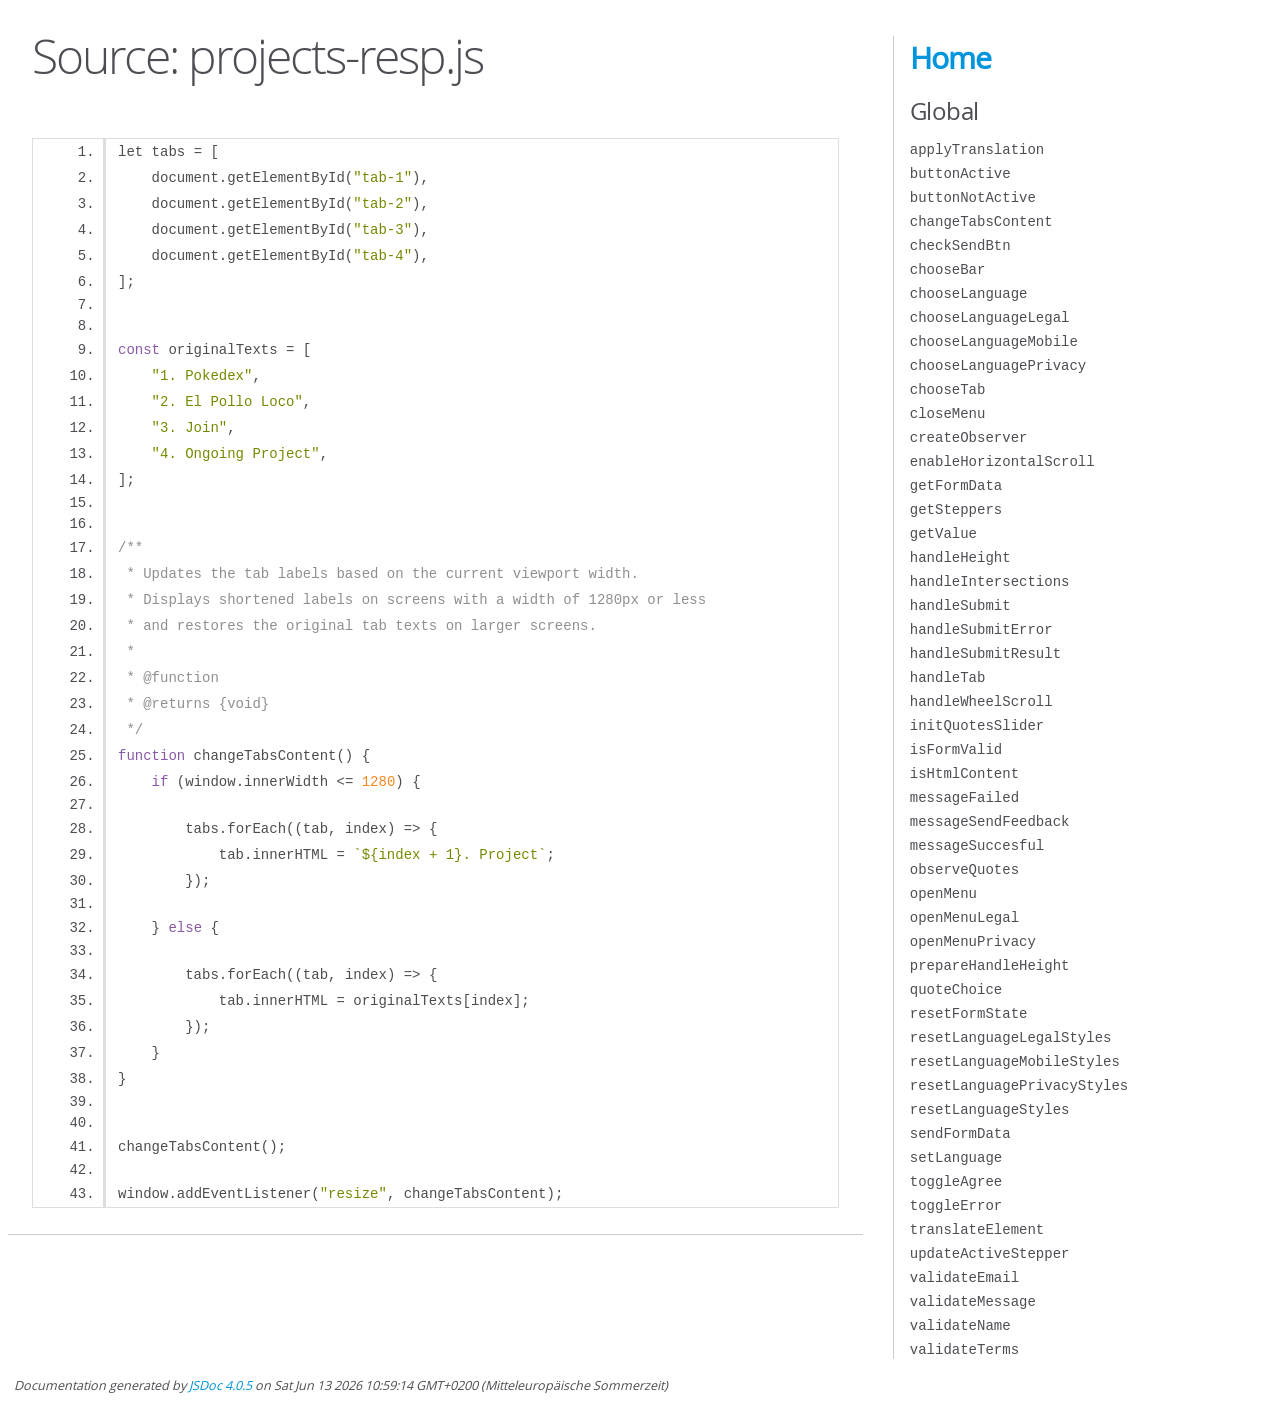
<file: docs/projects-resp.js.html>
<!DOCTYPE html>
<html lang="en">
<head>
    <meta charset="utf-8">
    <title>JSDoc: Source: projects-resp.js</title>

    <script src="scripts/prettify/prettify.js"> </script>
    <script src="scripts/prettify/lang-css.js"> </script>
    <!--[if lt IE 9]>
      <script src="//html5shiv.googlecode.com/svn/trunk/html5.js"></script>
    <![endif]-->
    <link type="text/css" rel="stylesheet" href="styles/prettify-tomorrow.css">
    <link type="text/css" rel="stylesheet" href="styles/jsdoc-default.css">
</head>

<body>

<div id="main">

    <h1 class="page-title">Source: projects-resp.js</h1>

    



    
    <section>
        <article>
            <pre class="prettyprint source linenums"><code>let tabs = [
    document.getElementById("tab-1"),
    document.getElementById("tab-2"),
    document.getElementById("tab-3"),
    document.getElementById("tab-4"),
];


const originalTexts = [
    "1. Pokedex",
    "2. El Pollo Loco",
    "3. Join",
    "4. Ongoing Project",
];


/**
 * Updates the tab labels based on the current viewport width.
 * Displays shortened labels on screens with a width of 1280px or less
 * and restores the original tab texts on larger screens.
 *
 * @function
 * @returns {void}
 */
function changeTabsContent() {
    if (window.innerWidth &lt;= 1280) {

        tabs.forEach((tab, index) => {
            tab.innerHTML = `${index + 1}. Project`;
        });

    } else {

        tabs.forEach((tab, index) => {
            tab.innerHTML = originalTexts[index];
        });
    }
}


changeTabsContent();

window.addEventListener("resize", changeTabsContent);</code></pre>
        </article>
    </section>




</div>

<nav>
    <h2><a href="index.html">Home</a></h2><h3>Global</h3><ul><li><a href="global.html#applyTranslation">applyTranslation</a></li><li><a href="global.html#buttonActive">buttonActive</a></li><li><a href="global.html#buttonNotActive">buttonNotActive</a></li><li><a href="global.html#changeTabsContent">changeTabsContent</a></li><li><a href="global.html#checkSendBtn">checkSendBtn</a></li><li><a href="global.html#chooseBar">chooseBar</a></li><li><a href="global.html#chooseLanguage">chooseLanguage</a></li><li><a href="global.html#chooseLanguageLegal">chooseLanguageLegal</a></li><li><a href="global.html#chooseLanguageMobile">chooseLanguageMobile</a></li><li><a href="global.html#chooseLanguagePrivacy">chooseLanguagePrivacy</a></li><li><a href="global.html#chooseTab">chooseTab</a></li><li><a href="global.html#closeMenu">closeMenu</a></li><li><a href="global.html#createObserver">createObserver</a></li><li><a href="global.html#enableHorizontalScroll">enableHorizontalScroll</a></li><li><a href="global.html#getFormData">getFormData</a></li><li><a href="global.html#getSteppers">getSteppers</a></li><li><a href="global.html#getValue">getValue</a></li><li><a href="global.html#handleHeight">handleHeight</a></li><li><a href="global.html#handleIntersections">handleIntersections</a></li><li><a href="global.html#handleSubmit">handleSubmit</a></li><li><a href="global.html#handleSubmitError">handleSubmitError</a></li><li><a href="global.html#handleSubmitResult">handleSubmitResult</a></li><li><a href="global.html#handleTab">handleTab</a></li><li><a href="global.html#handleWheelScroll">handleWheelScroll</a></li><li><a href="global.html#initQuotesSlider">initQuotesSlider</a></li><li><a href="global.html#isFormValid">isFormValid</a></li><li><a href="global.html#isHtmlContent">isHtmlContent</a></li><li><a href="global.html#messageFailed">messageFailed</a></li><li><a href="global.html#messageSendFeedback">messageSendFeedback</a></li><li><a href="global.html#messageSuccesful">messageSuccesful</a></li><li><a href="global.html#observeQuotes">observeQuotes</a></li><li><a href="global.html#openMenu">openMenu</a></li><li><a href="global.html#openMenuLegal">openMenuLegal</a></li><li><a href="global.html#openMenuPrivacy">openMenuPrivacy</a></li><li><a href="global.html#prepareHandleHeight">prepareHandleHeight</a></li><li><a href="global.html#quoteChoice">quoteChoice</a></li><li><a href="global.html#resetFormState">resetFormState</a></li><li><a href="global.html#resetLanguageLegalStyles">resetLanguageLegalStyles</a></li><li><a href="global.html#resetLanguageMobileStyles">resetLanguageMobileStyles</a></li><li><a href="global.html#resetLanguagePrivacyStyles">resetLanguagePrivacyStyles</a></li><li><a href="global.html#resetLanguageStyles">resetLanguageStyles</a></li><li><a href="global.html#sendFormData">sendFormData</a></li><li><a href="global.html#setLanguage">setLanguage</a></li><li><a href="global.html#toggleAgree">toggleAgree</a></li><li><a href="global.html#toggleError">toggleError</a></li><li><a href="global.html#translateElement">translateElement</a></li><li><a href="global.html#updateActiveStepper">updateActiveStepper</a></li><li><a href="global.html#validateEmail">validateEmail</a></li><li><a href="global.html#validateMessage">validateMessage</a></li><li><a href="global.html#validateName">validateName</a></li><li><a href="global.html#validateTerms">validateTerms</a></li></ul>
</nav>

<br class="clear">

<footer>
    Documentation generated by <a href="https://github.com/jsdoc/jsdoc">JSDoc 4.0.5</a> on Sat Jun 13 2026 10:59:14 GMT+0200 (Mitteleuropäische Sommerzeit)
</footer>

<script> prettyPrint(); </script>
<script src="scripts/linenumber.js"> </script>
</body>
</html>
</file>
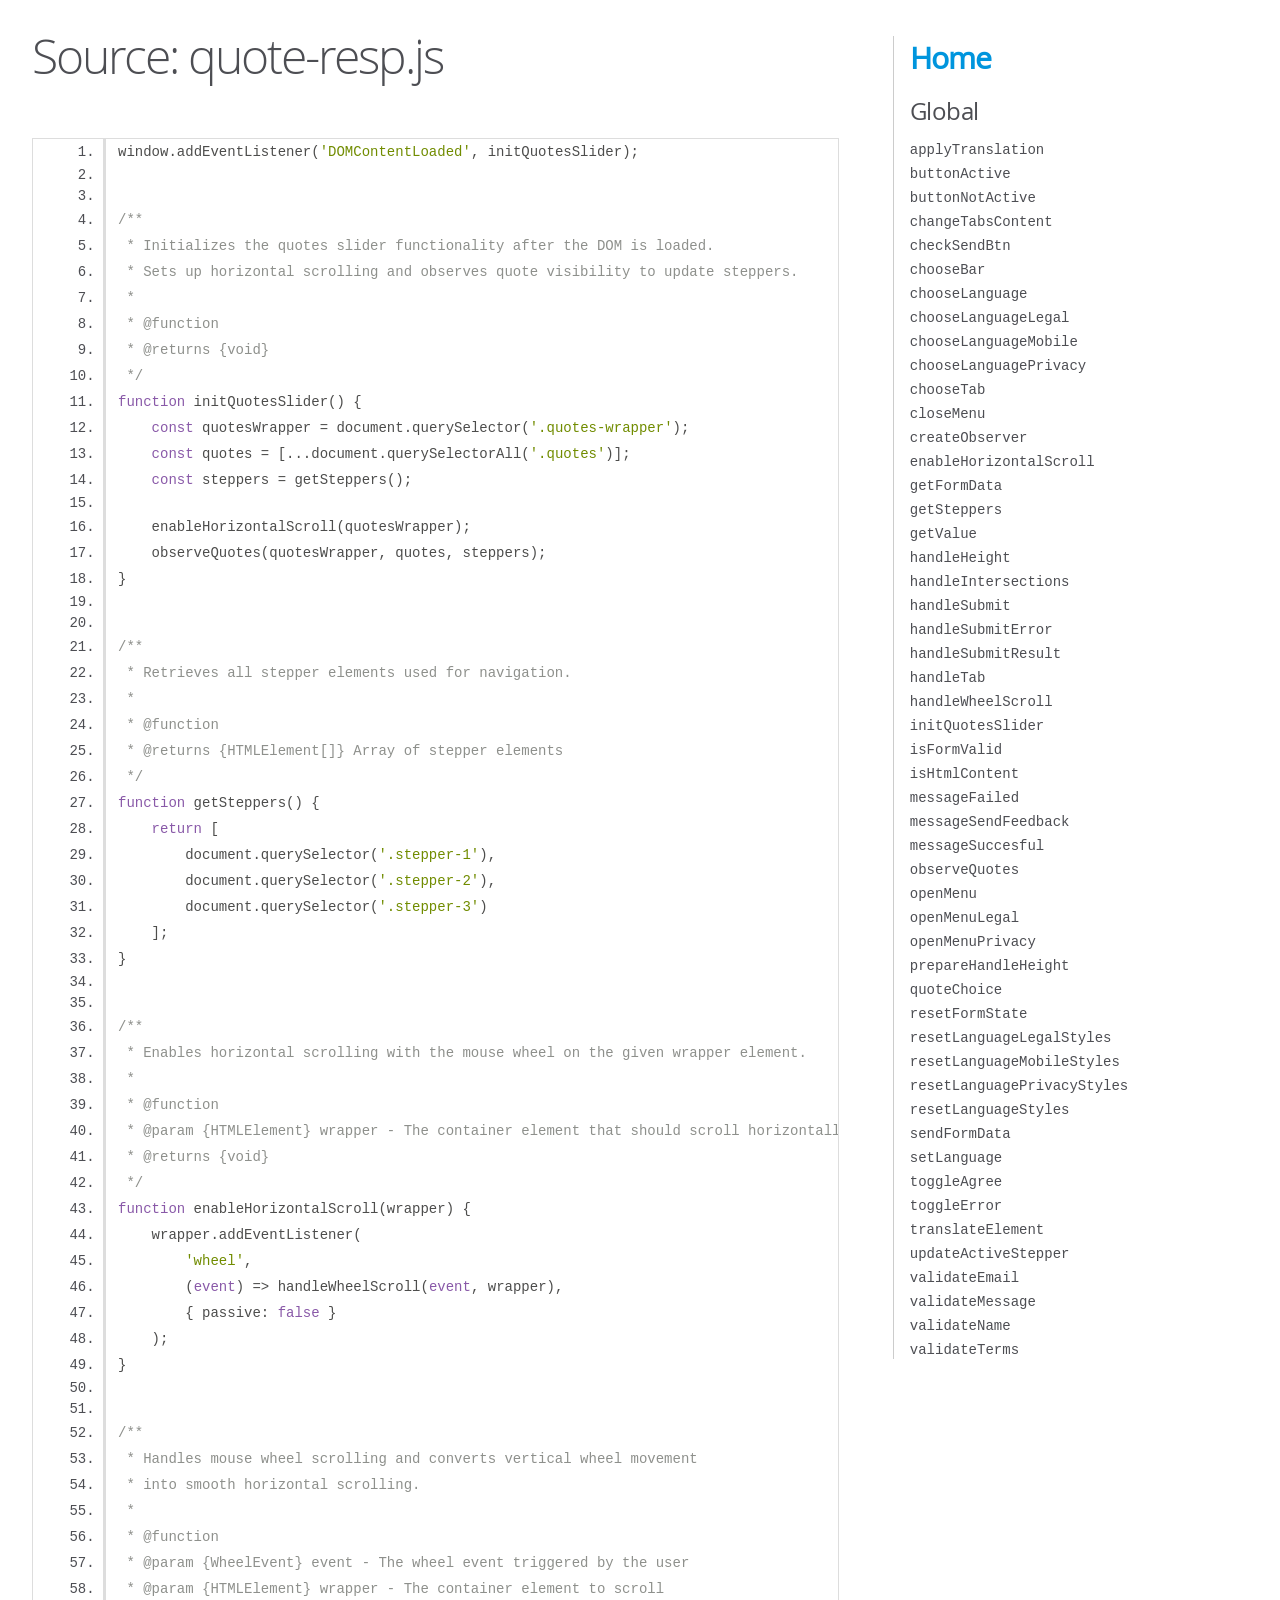
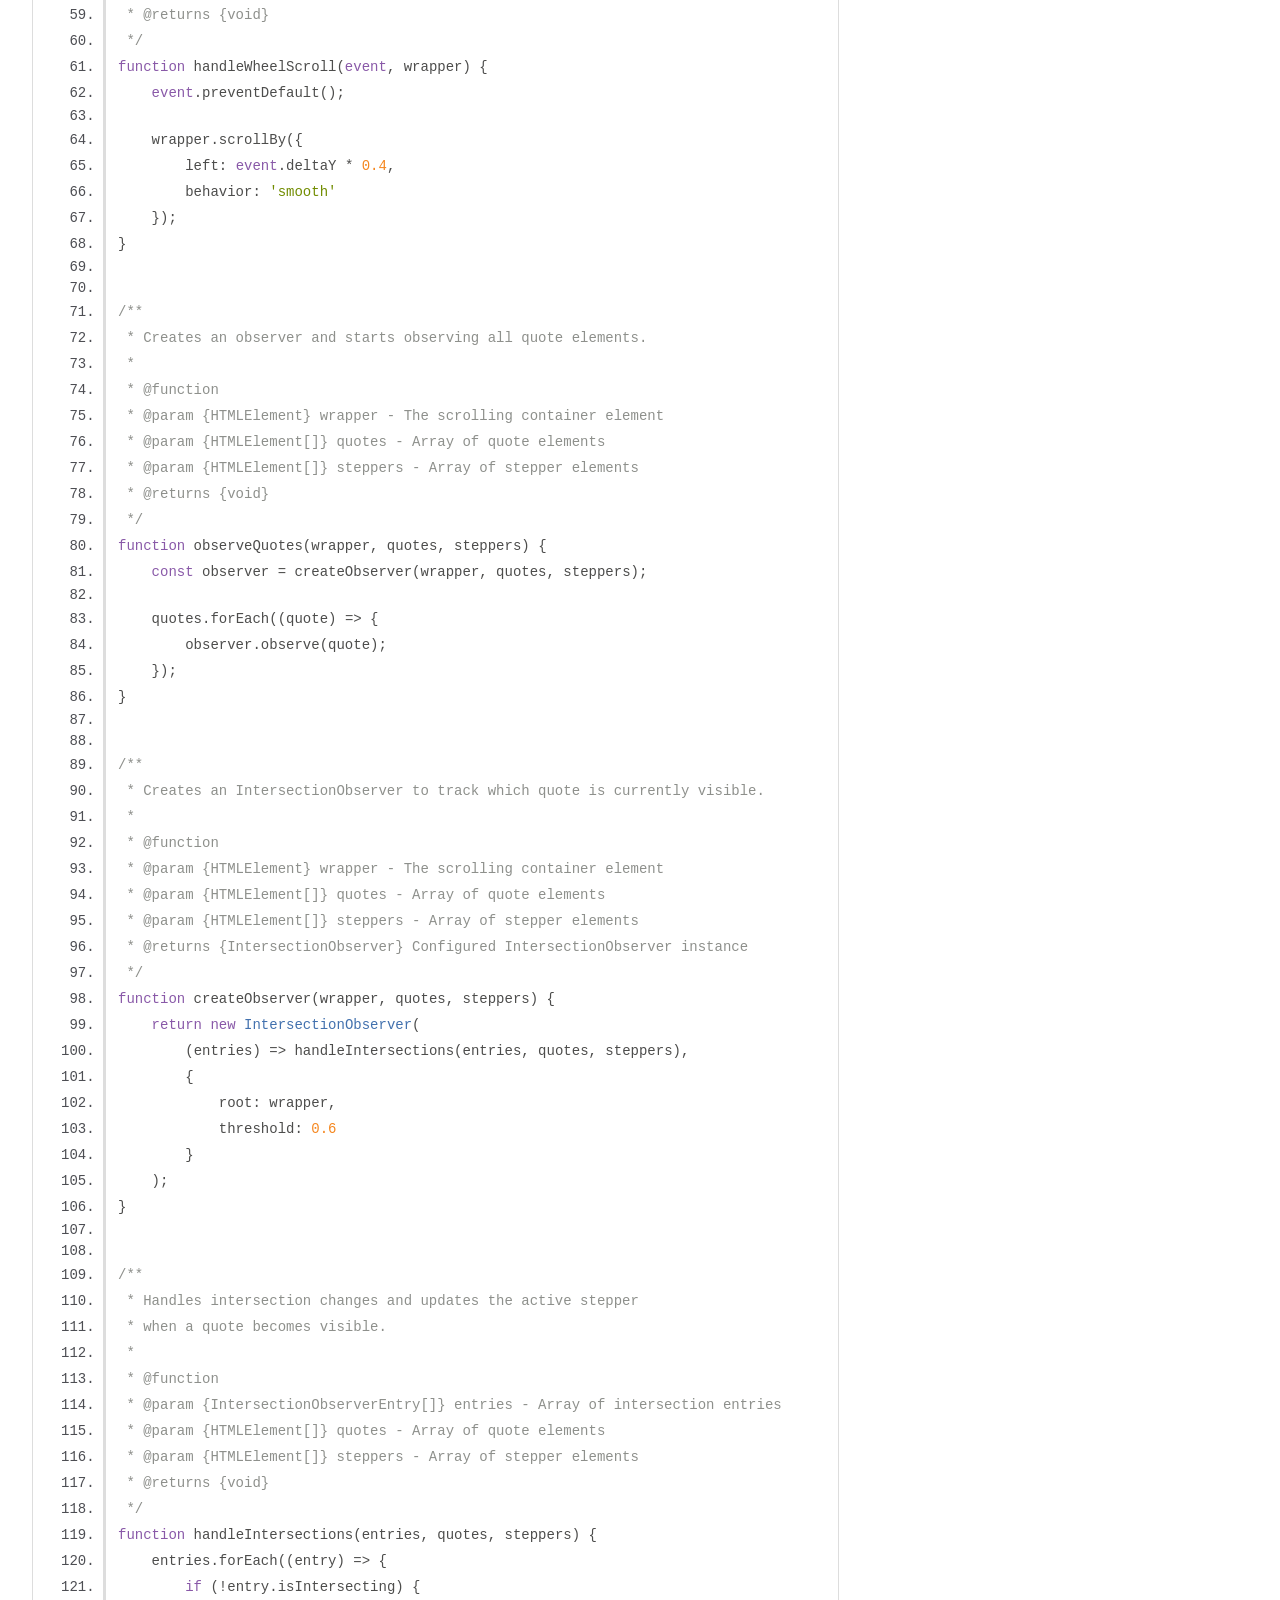
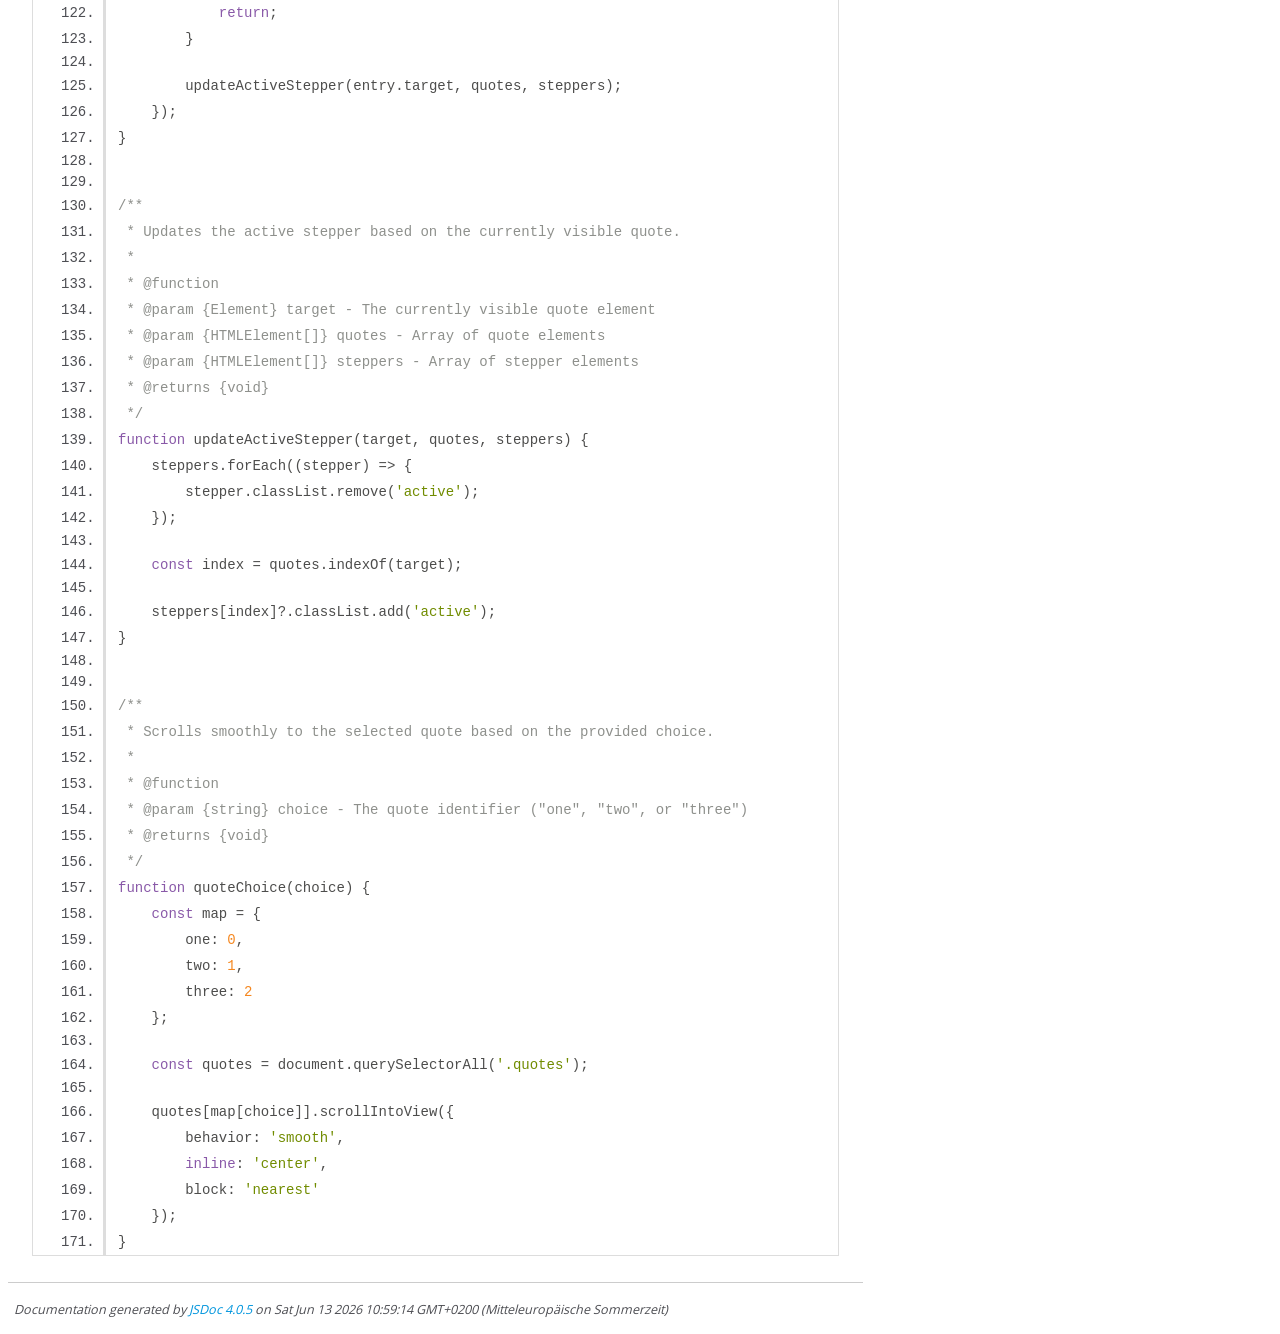
<file: docs/quote-resp.js.html>
<!DOCTYPE html>
<html lang="en">
<head>
    <meta charset="utf-8">
    <title>JSDoc: Source: quote-resp.js</title>

    <script src="scripts/prettify/prettify.js"> </script>
    <script src="scripts/prettify/lang-css.js"> </script>
    <!--[if lt IE 9]>
      <script src="//html5shiv.googlecode.com/svn/trunk/html5.js"></script>
    <![endif]-->
    <link type="text/css" rel="stylesheet" href="styles/prettify-tomorrow.css">
    <link type="text/css" rel="stylesheet" href="styles/jsdoc-default.css">
</head>

<body>

<div id="main">

    <h1 class="page-title">Source: quote-resp.js</h1>

    



    
    <section>
        <article>
            <pre class="prettyprint source linenums"><code>window.addEventListener('DOMContentLoaded', initQuotesSlider);


/**
 * Initializes the quotes slider functionality after the DOM is loaded.
 * Sets up horizontal scrolling and observes quote visibility to update steppers.
 *
 * @function
 * @returns {void}
 */
function initQuotesSlider() {
    const quotesWrapper = document.querySelector('.quotes-wrapper');
    const quotes = [...document.querySelectorAll('.quotes')];
    const steppers = getSteppers();

    enableHorizontalScroll(quotesWrapper);
    observeQuotes(quotesWrapper, quotes, steppers);
}


/**
 * Retrieves all stepper elements used for navigation.
 *
 * @function
 * @returns {HTMLElement[]} Array of stepper elements
 */
function getSteppers() {
    return [
        document.querySelector('.stepper-1'),
        document.querySelector('.stepper-2'),
        document.querySelector('.stepper-3')
    ];
}


/**
 * Enables horizontal scrolling with the mouse wheel on the given wrapper element.
 *
 * @function
 * @param {HTMLElement} wrapper - The container element that should scroll horizontally
 * @returns {void}
 */
function enableHorizontalScroll(wrapper) {
    wrapper.addEventListener(
        'wheel',
        (event) => handleWheelScroll(event, wrapper),
        { passive: false }
    );
}


/**
 * Handles mouse wheel scrolling and converts vertical wheel movement
 * into smooth horizontal scrolling.
 *
 * @function
 * @param {WheelEvent} event - The wheel event triggered by the user
 * @param {HTMLElement} wrapper - The container element to scroll
 * @returns {void}
 */
function handleWheelScroll(event, wrapper) {
    event.preventDefault();

    wrapper.scrollBy({
        left: event.deltaY * 0.4,
        behavior: 'smooth'
    });
}


/**
 * Creates an observer and starts observing all quote elements.
 *
 * @function
 * @param {HTMLElement} wrapper - The scrolling container element
 * @param {HTMLElement[]} quotes - Array of quote elements
 * @param {HTMLElement[]} steppers - Array of stepper elements
 * @returns {void}
 */
function observeQuotes(wrapper, quotes, steppers) {
    const observer = createObserver(wrapper, quotes, steppers);

    quotes.forEach((quote) => {
        observer.observe(quote);
    });
}


/**
 * Creates an IntersectionObserver to track which quote is currently visible.
 *
 * @function
 * @param {HTMLElement} wrapper - The scrolling container element
 * @param {HTMLElement[]} quotes - Array of quote elements
 * @param {HTMLElement[]} steppers - Array of stepper elements
 * @returns {IntersectionObserver} Configured IntersectionObserver instance
 */
function createObserver(wrapper, quotes, steppers) {
    return new IntersectionObserver(
        (entries) => handleIntersections(entries, quotes, steppers),
        {
            root: wrapper,
            threshold: 0.6
        }
    );
}


/**
 * Handles intersection changes and updates the active stepper
 * when a quote becomes visible.
 *
 * @function
 * @param {IntersectionObserverEntry[]} entries - Array of intersection entries
 * @param {HTMLElement[]} quotes - Array of quote elements
 * @param {HTMLElement[]} steppers - Array of stepper elements
 * @returns {void}
 */
function handleIntersections(entries, quotes, steppers) {
    entries.forEach((entry) => {
        if (!entry.isIntersecting) {
            return;
        }

        updateActiveStepper(entry.target, quotes, steppers);
    });
}


/**
 * Updates the active stepper based on the currently visible quote.
 *
 * @function
 * @param {Element} target - The currently visible quote element
 * @param {HTMLElement[]} quotes - Array of quote elements
 * @param {HTMLElement[]} steppers - Array of stepper elements
 * @returns {void}
 */
function updateActiveStepper(target, quotes, steppers) {
    steppers.forEach((stepper) => {
        stepper.classList.remove('active');
    });

    const index = quotes.indexOf(target);

    steppers[index]?.classList.add('active');
}


/**
 * Scrolls smoothly to the selected quote based on the provided choice.
 *
 * @function
 * @param {string} choice - The quote identifier ("one", "two", or "three")
 * @returns {void}
 */
function quoteChoice(choice) {
    const map = {
        one: 0,
        two: 1,
        three: 2
    };

    const quotes = document.querySelectorAll('.quotes');

    quotes[map[choice]].scrollIntoView({
        behavior: 'smooth',
        inline: 'center',
        block: 'nearest'
    });
}</code></pre>
        </article>
    </section>




</div>

<nav>
    <h2><a href="index.html">Home</a></h2><h3>Global</h3><ul><li><a href="global.html#applyTranslation">applyTranslation</a></li><li><a href="global.html#buttonActive">buttonActive</a></li><li><a href="global.html#buttonNotActive">buttonNotActive</a></li><li><a href="global.html#changeTabsContent">changeTabsContent</a></li><li><a href="global.html#checkSendBtn">checkSendBtn</a></li><li><a href="global.html#chooseBar">chooseBar</a></li><li><a href="global.html#chooseLanguage">chooseLanguage</a></li><li><a href="global.html#chooseLanguageLegal">chooseLanguageLegal</a></li><li><a href="global.html#chooseLanguageMobile">chooseLanguageMobile</a></li><li><a href="global.html#chooseLanguagePrivacy">chooseLanguagePrivacy</a></li><li><a href="global.html#chooseTab">chooseTab</a></li><li><a href="global.html#closeMenu">closeMenu</a></li><li><a href="global.html#createObserver">createObserver</a></li><li><a href="global.html#enableHorizontalScroll">enableHorizontalScroll</a></li><li><a href="global.html#getFormData">getFormData</a></li><li><a href="global.html#getSteppers">getSteppers</a></li><li><a href="global.html#getValue">getValue</a></li><li><a href="global.html#handleHeight">handleHeight</a></li><li><a href="global.html#handleIntersections">handleIntersections</a></li><li><a href="global.html#handleSubmit">handleSubmit</a></li><li><a href="global.html#handleSubmitError">handleSubmitError</a></li><li><a href="global.html#handleSubmitResult">handleSubmitResult</a></li><li><a href="global.html#handleTab">handleTab</a></li><li><a href="global.html#handleWheelScroll">handleWheelScroll</a></li><li><a href="global.html#initQuotesSlider">initQuotesSlider</a></li><li><a href="global.html#isFormValid">isFormValid</a></li><li><a href="global.html#isHtmlContent">isHtmlContent</a></li><li><a href="global.html#messageFailed">messageFailed</a></li><li><a href="global.html#messageSendFeedback">messageSendFeedback</a></li><li><a href="global.html#messageSuccesful">messageSuccesful</a></li><li><a href="global.html#observeQuotes">observeQuotes</a></li><li><a href="global.html#openMenu">openMenu</a></li><li><a href="global.html#openMenuLegal">openMenuLegal</a></li><li><a href="global.html#openMenuPrivacy">openMenuPrivacy</a></li><li><a href="global.html#prepareHandleHeight">prepareHandleHeight</a></li><li><a href="global.html#quoteChoice">quoteChoice</a></li><li><a href="global.html#resetFormState">resetFormState</a></li><li><a href="global.html#resetLanguageLegalStyles">resetLanguageLegalStyles</a></li><li><a href="global.html#resetLanguageMobileStyles">resetLanguageMobileStyles</a></li><li><a href="global.html#resetLanguagePrivacyStyles">resetLanguagePrivacyStyles</a></li><li><a href="global.html#resetLanguageStyles">resetLanguageStyles</a></li><li><a href="global.html#sendFormData">sendFormData</a></li><li><a href="global.html#setLanguage">setLanguage</a></li><li><a href="global.html#toggleAgree">toggleAgree</a></li><li><a href="global.html#toggleError">toggleError</a></li><li><a href="global.html#translateElement">translateElement</a></li><li><a href="global.html#updateActiveStepper">updateActiveStepper</a></li><li><a href="global.html#validateEmail">validateEmail</a></li><li><a href="global.html#validateMessage">validateMessage</a></li><li><a href="global.html#validateName">validateName</a></li><li><a href="global.html#validateTerms">validateTerms</a></li></ul>
</nav>

<br class="clear">

<footer>
    Documentation generated by <a href="https://github.com/jsdoc/jsdoc">JSDoc 4.0.5</a> on Sat Jun 13 2026 10:59:14 GMT+0200 (Mitteleuropäische Sommerzeit)
</footer>

<script> prettyPrint(); </script>
<script src="scripts/linenumber.js"> </script>
</body>
</html>
</file>
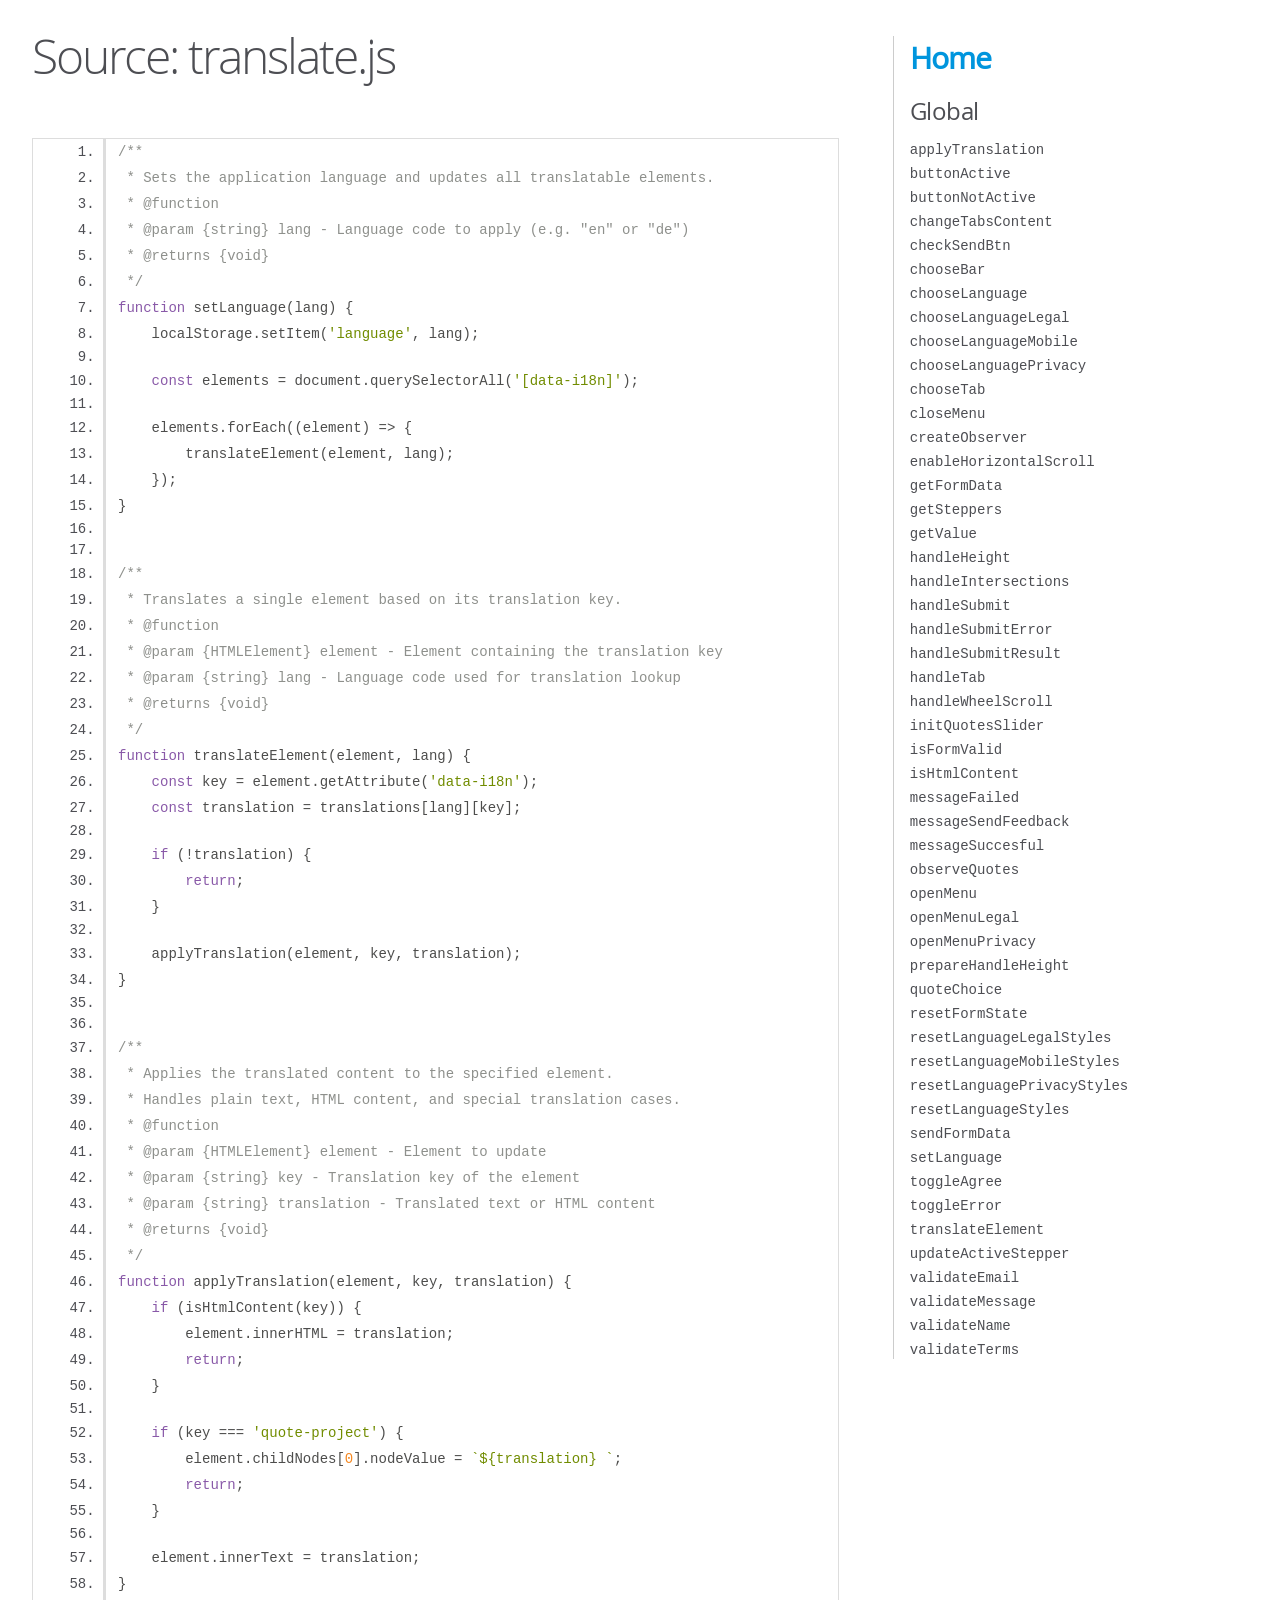
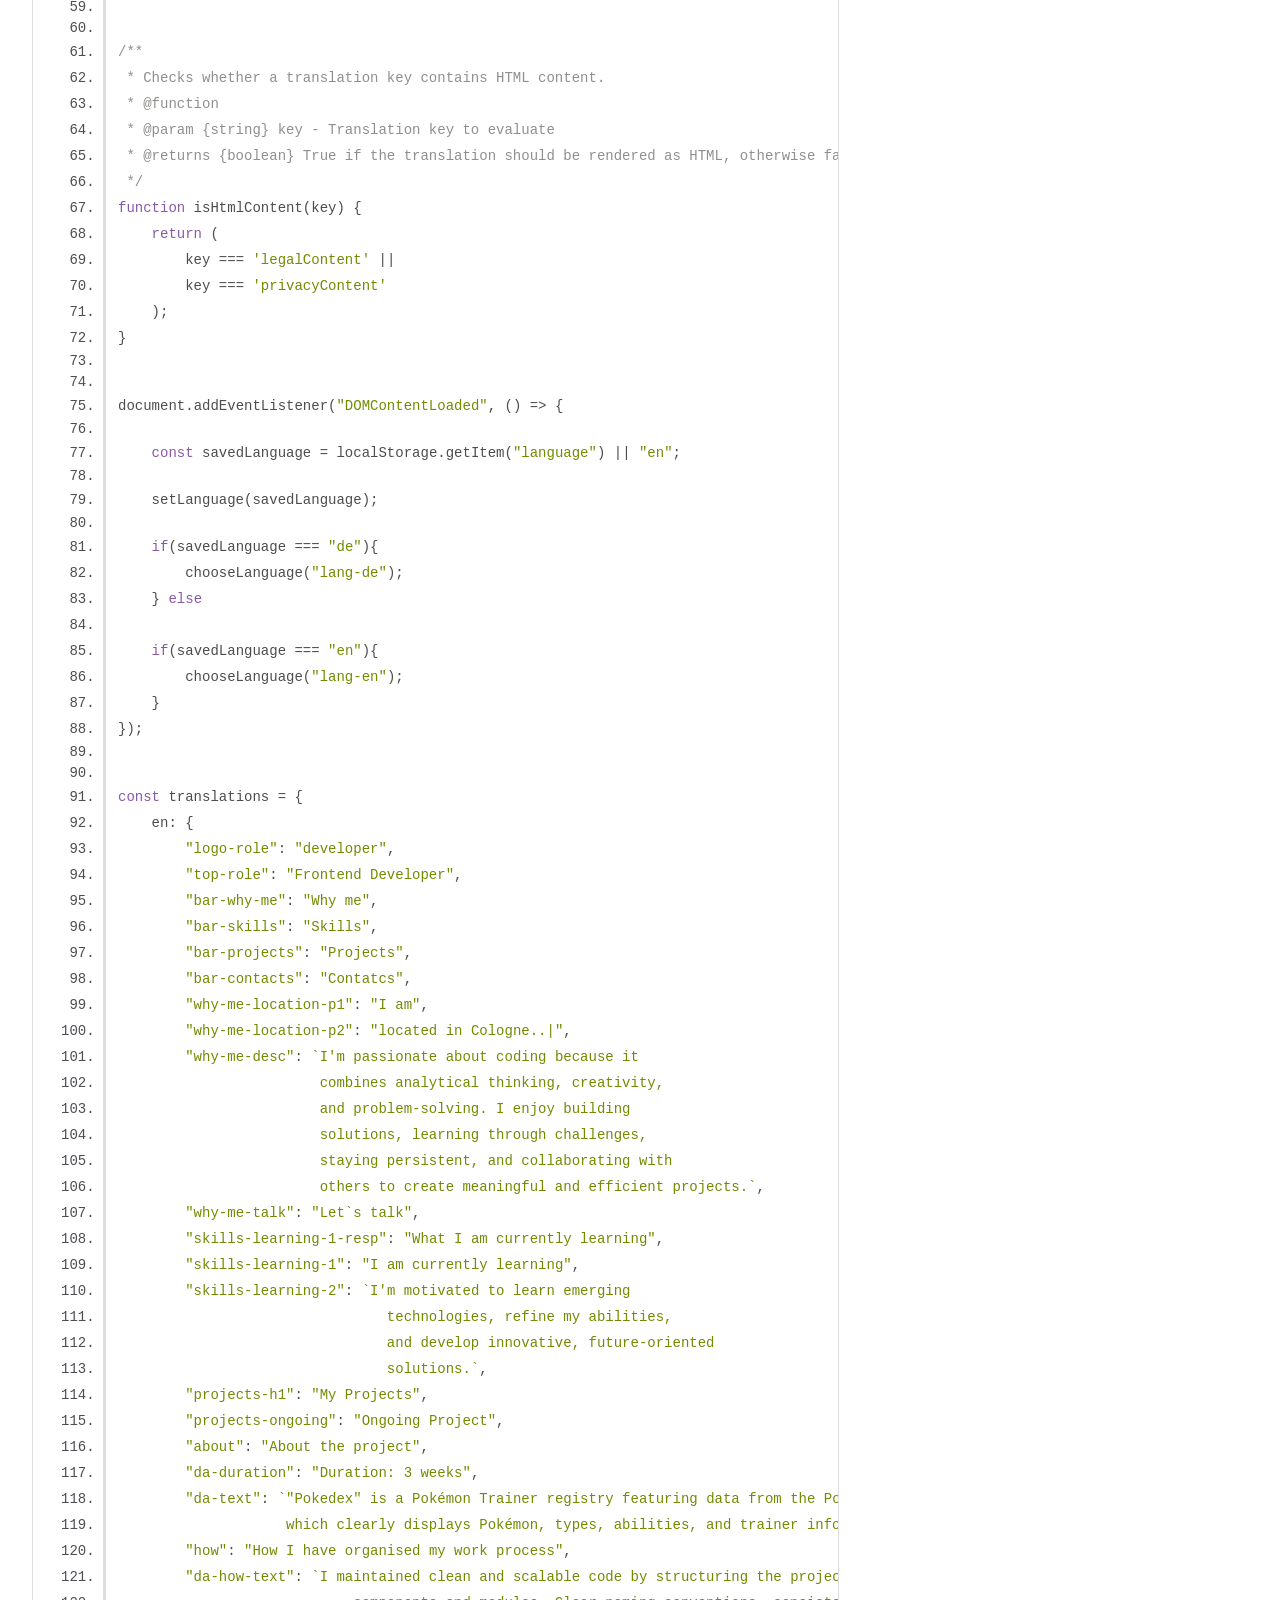
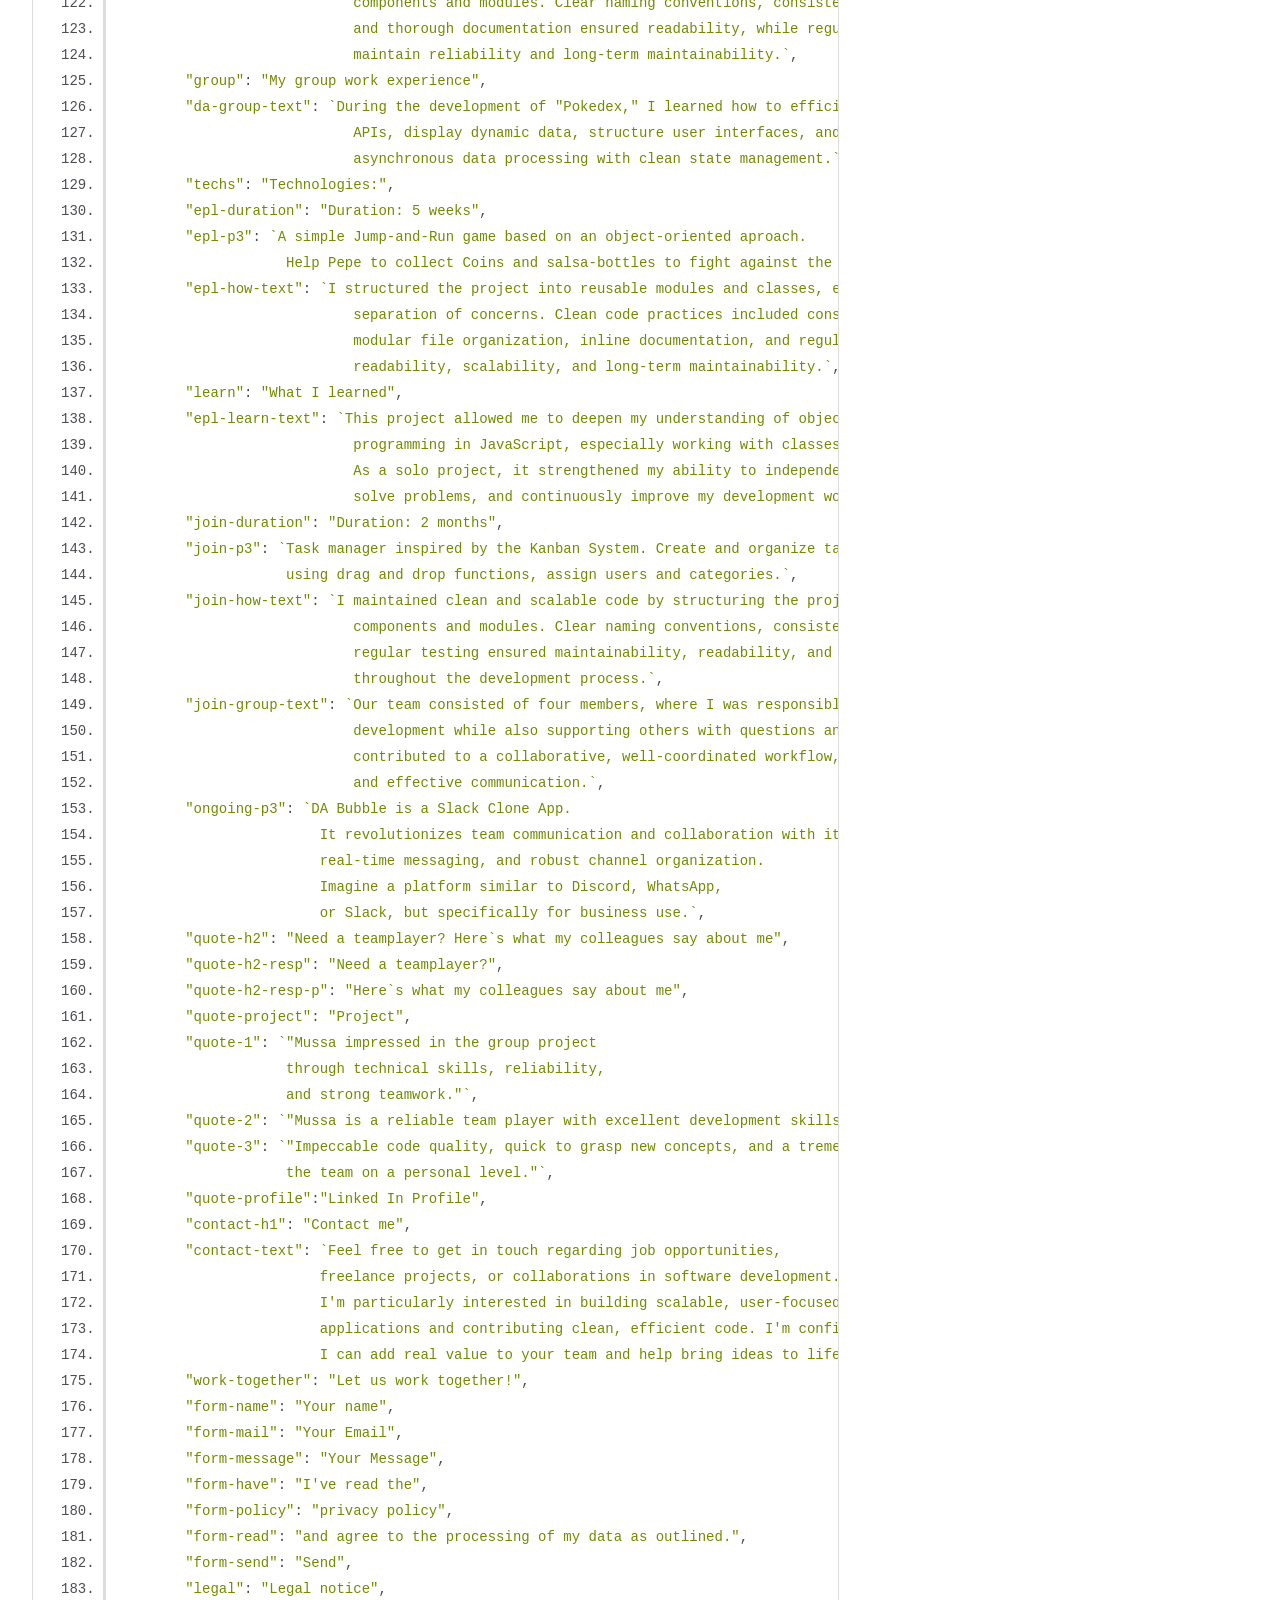
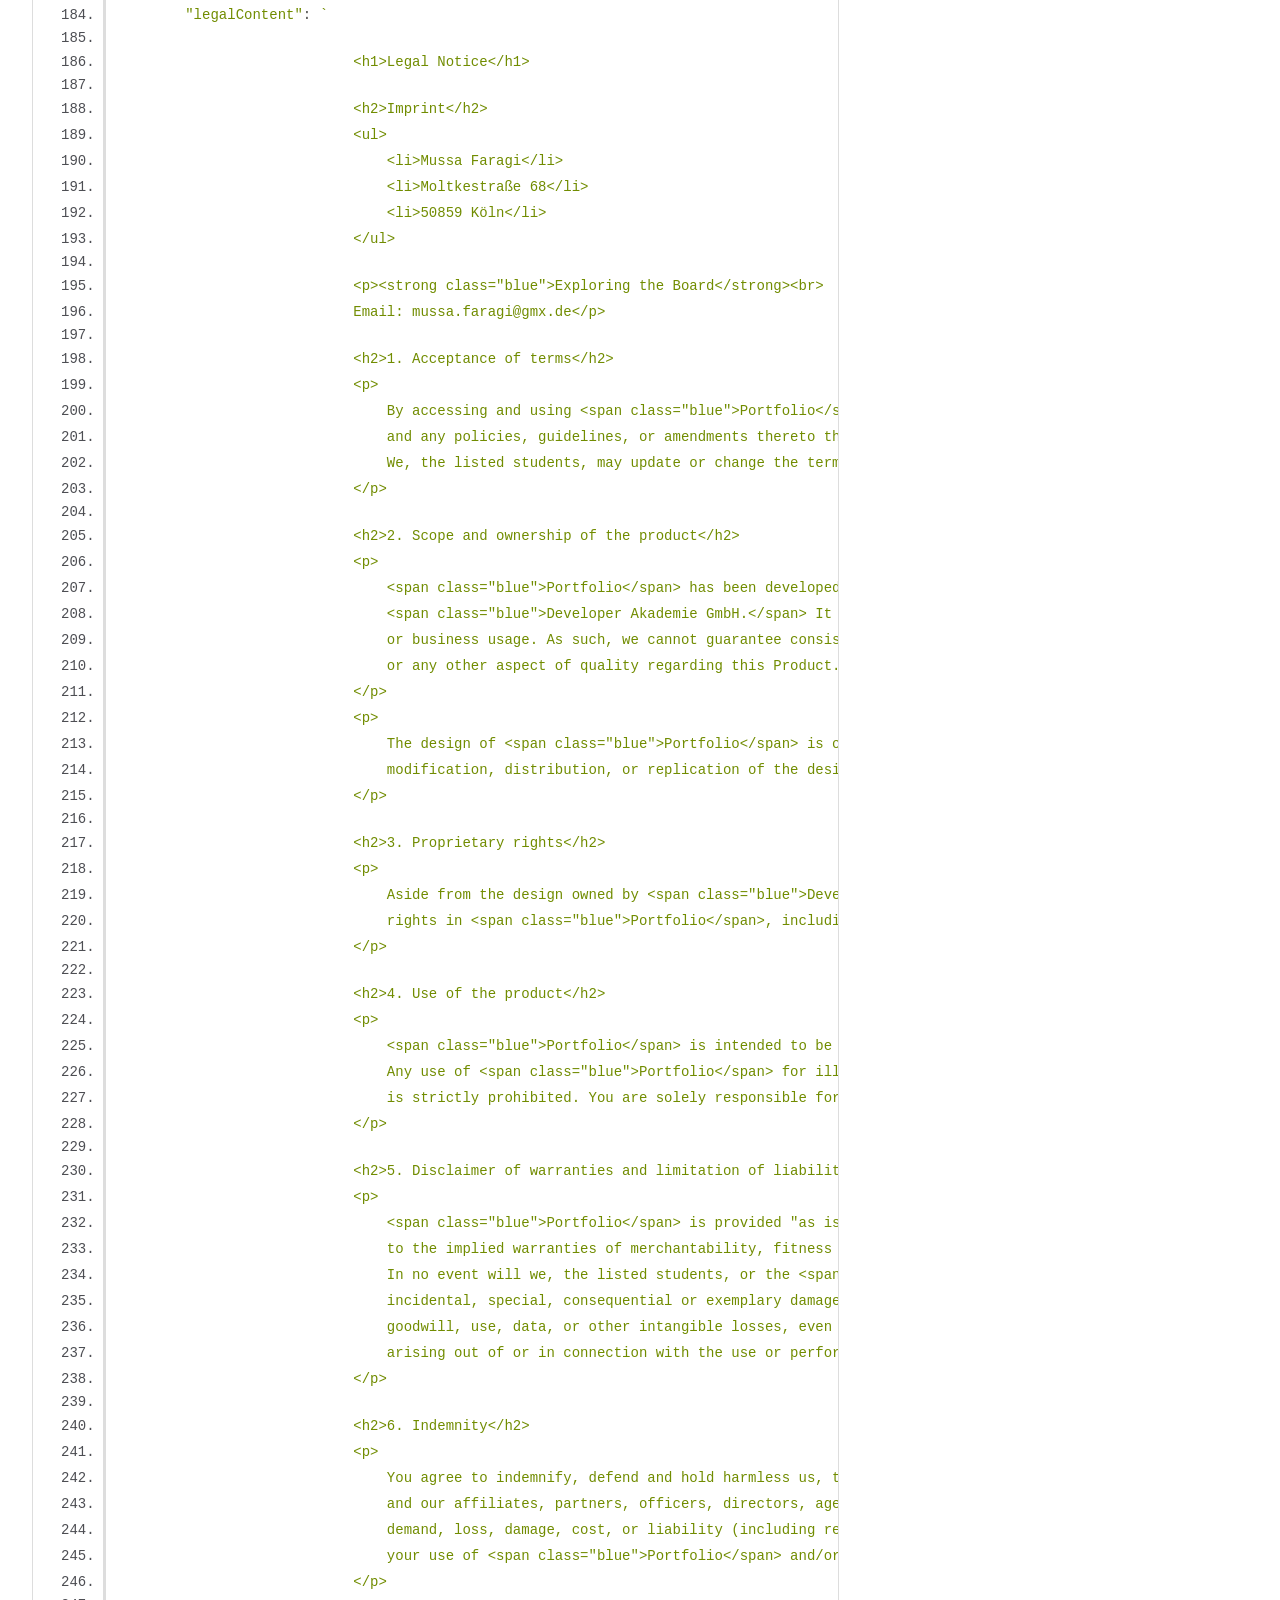
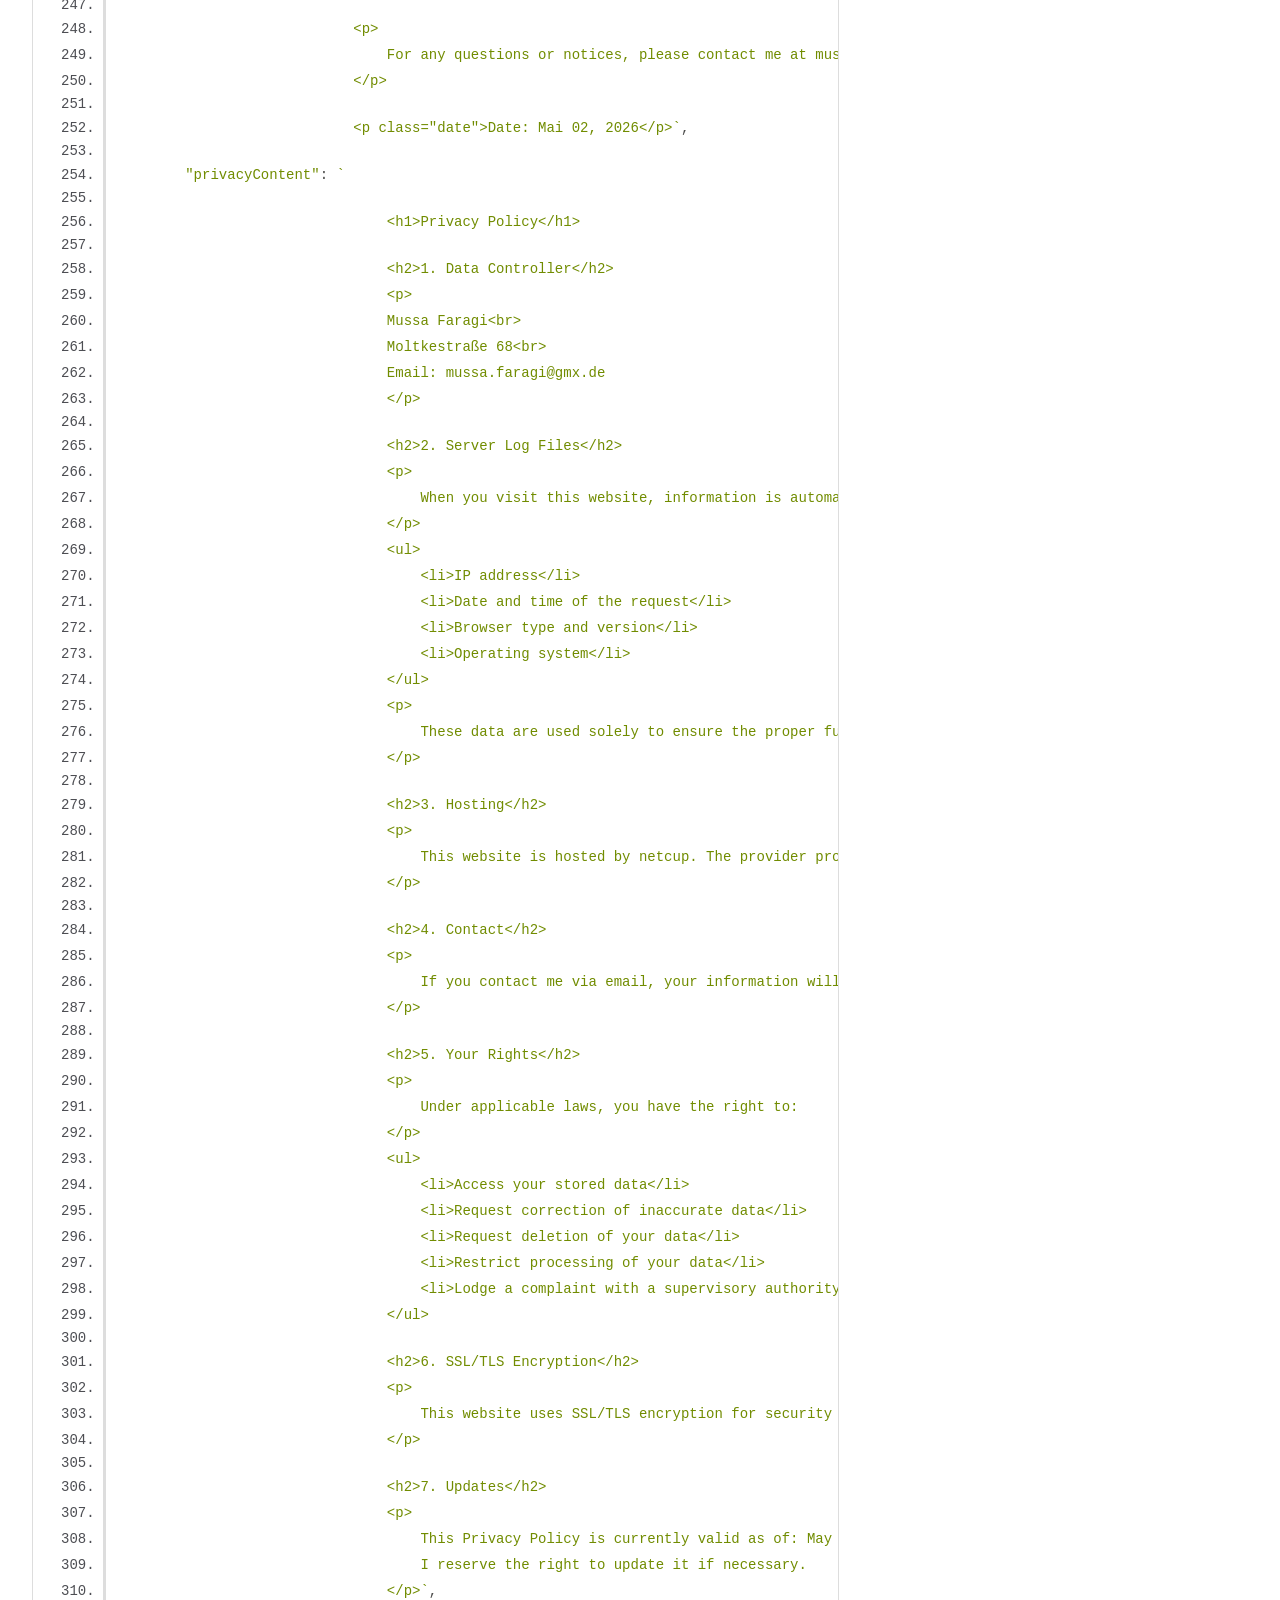
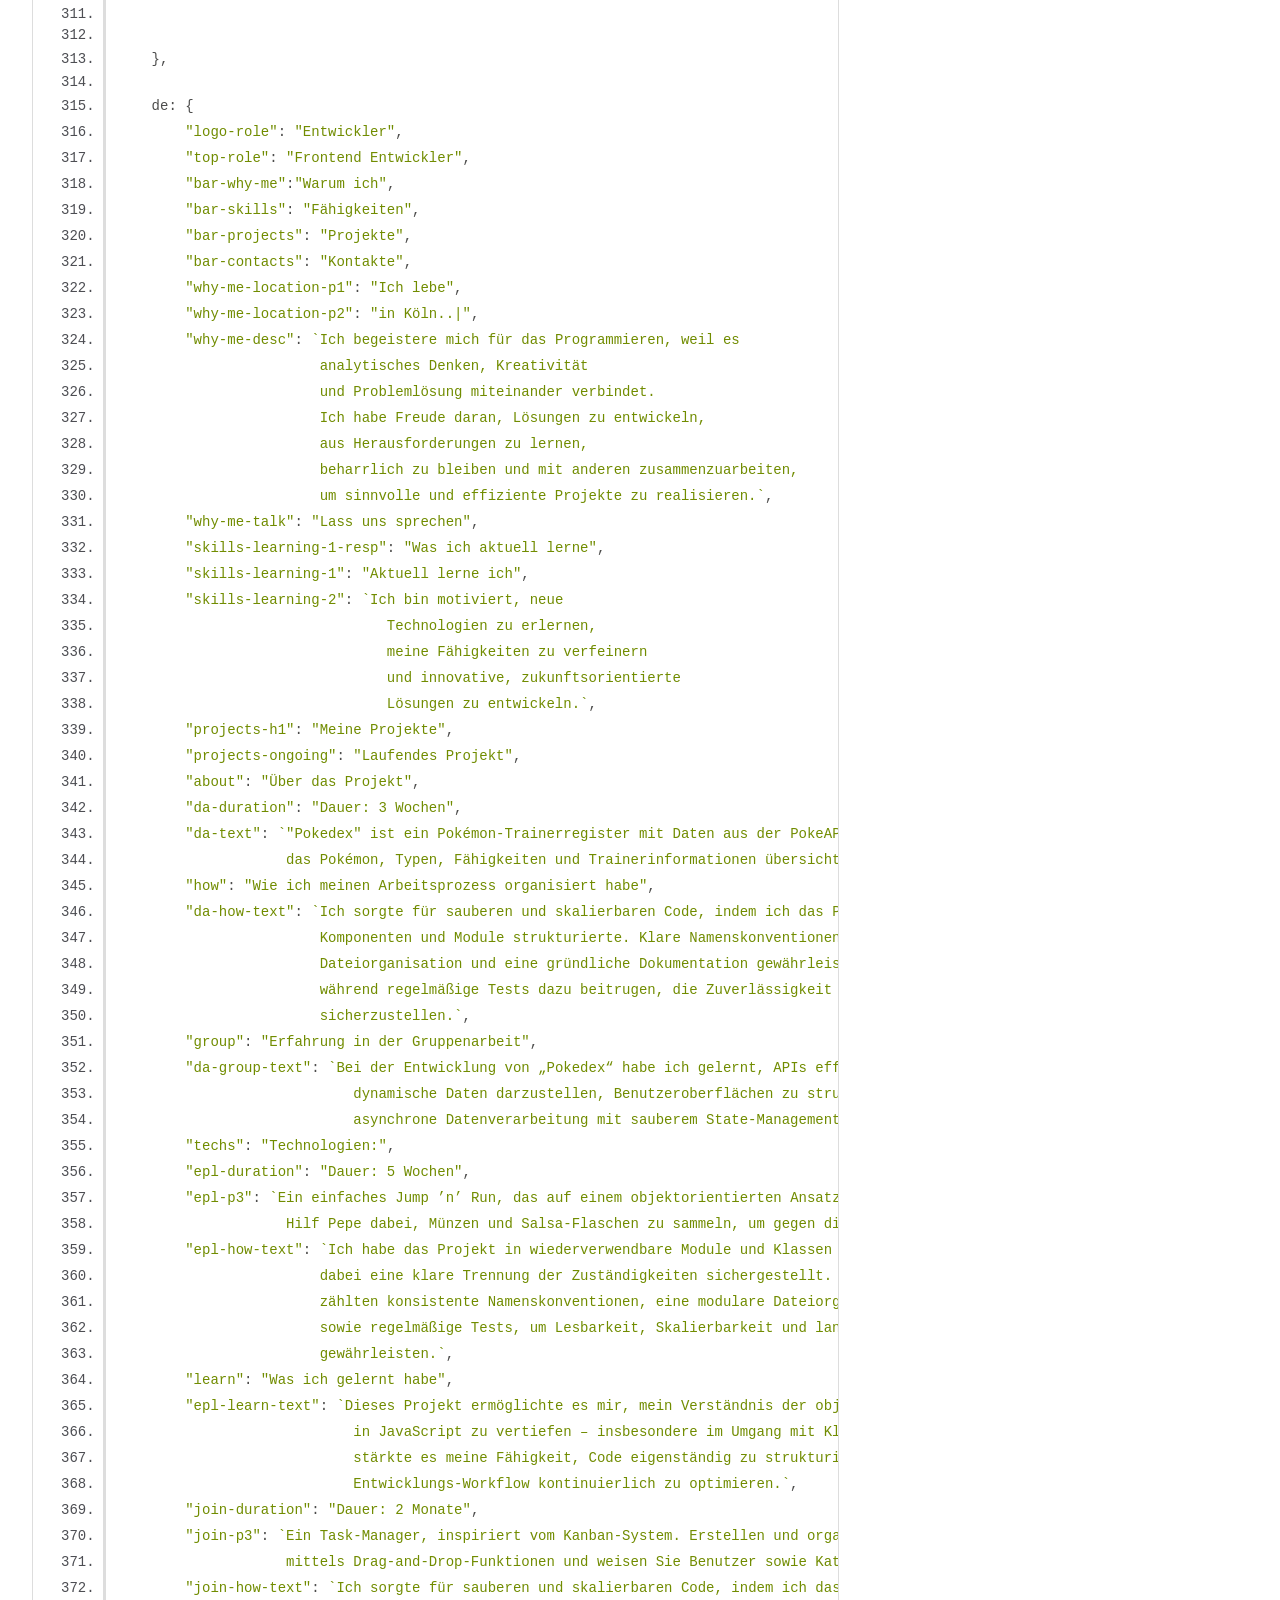
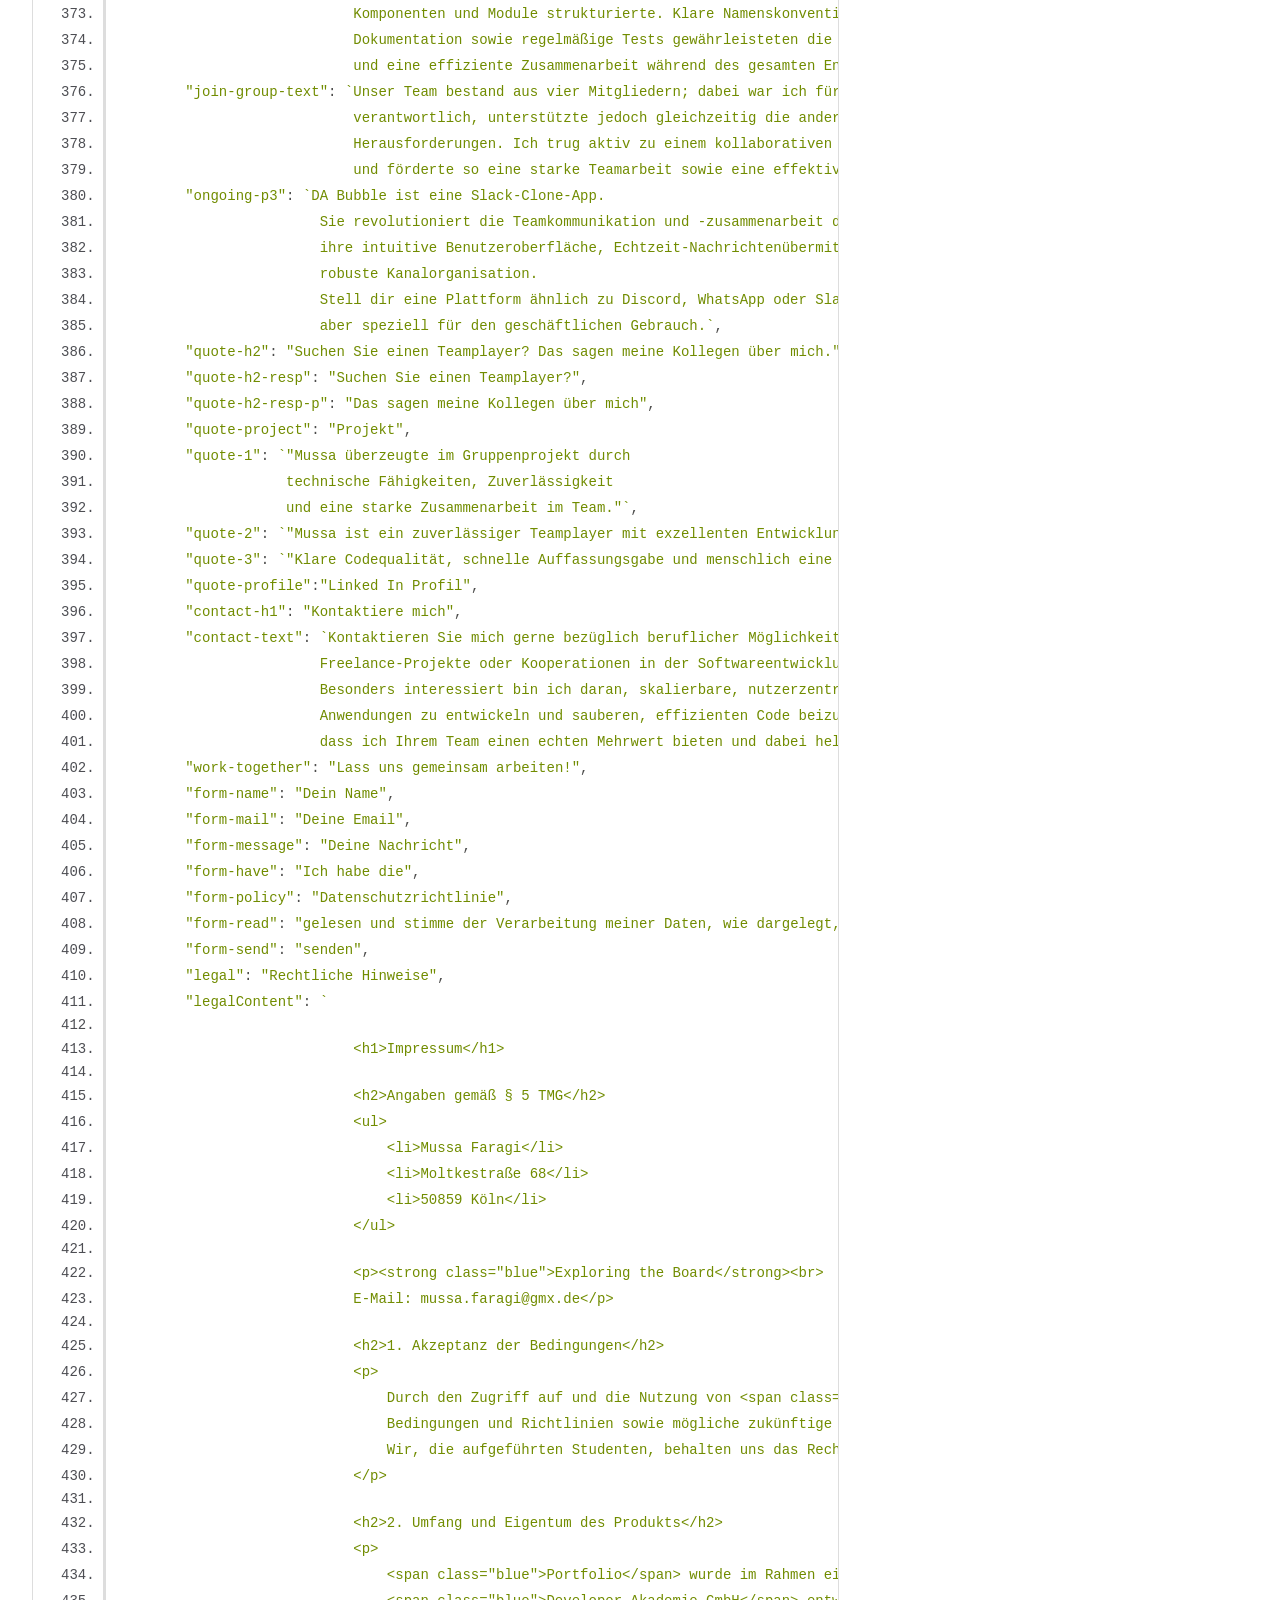
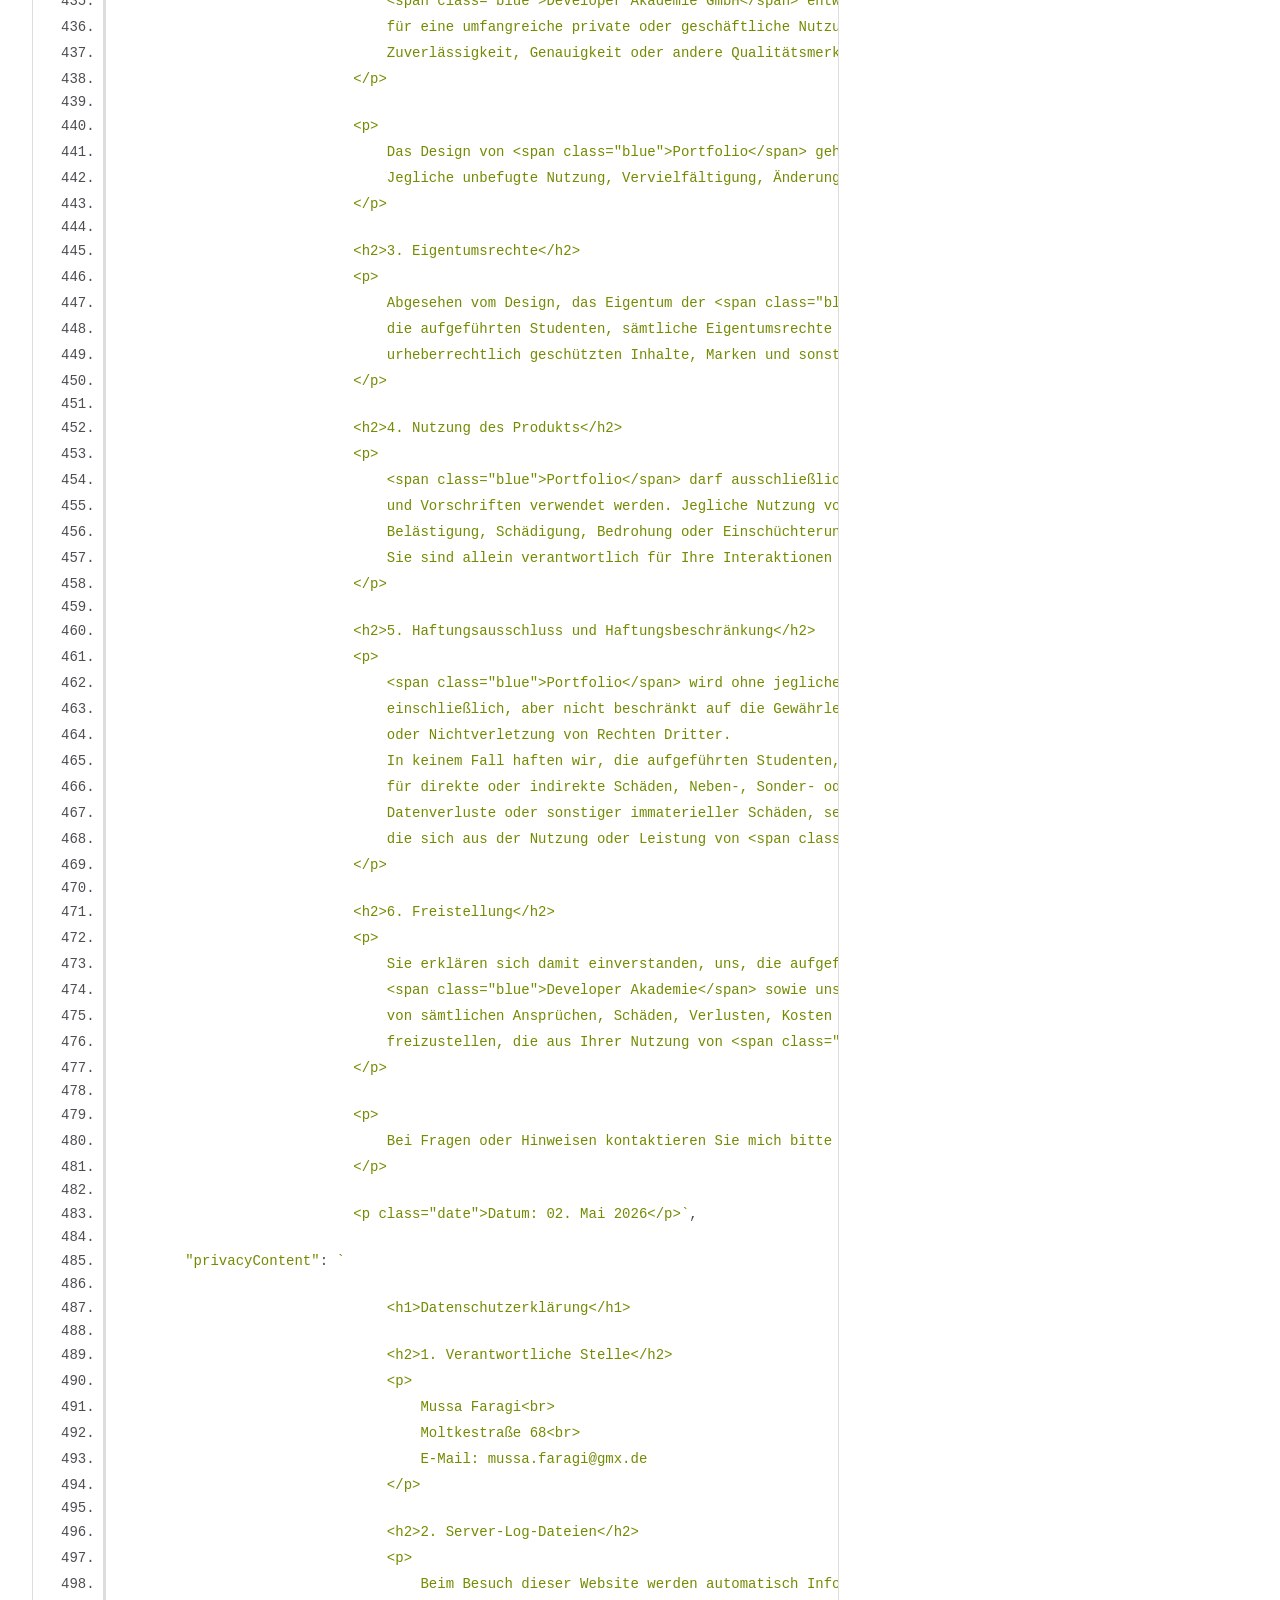
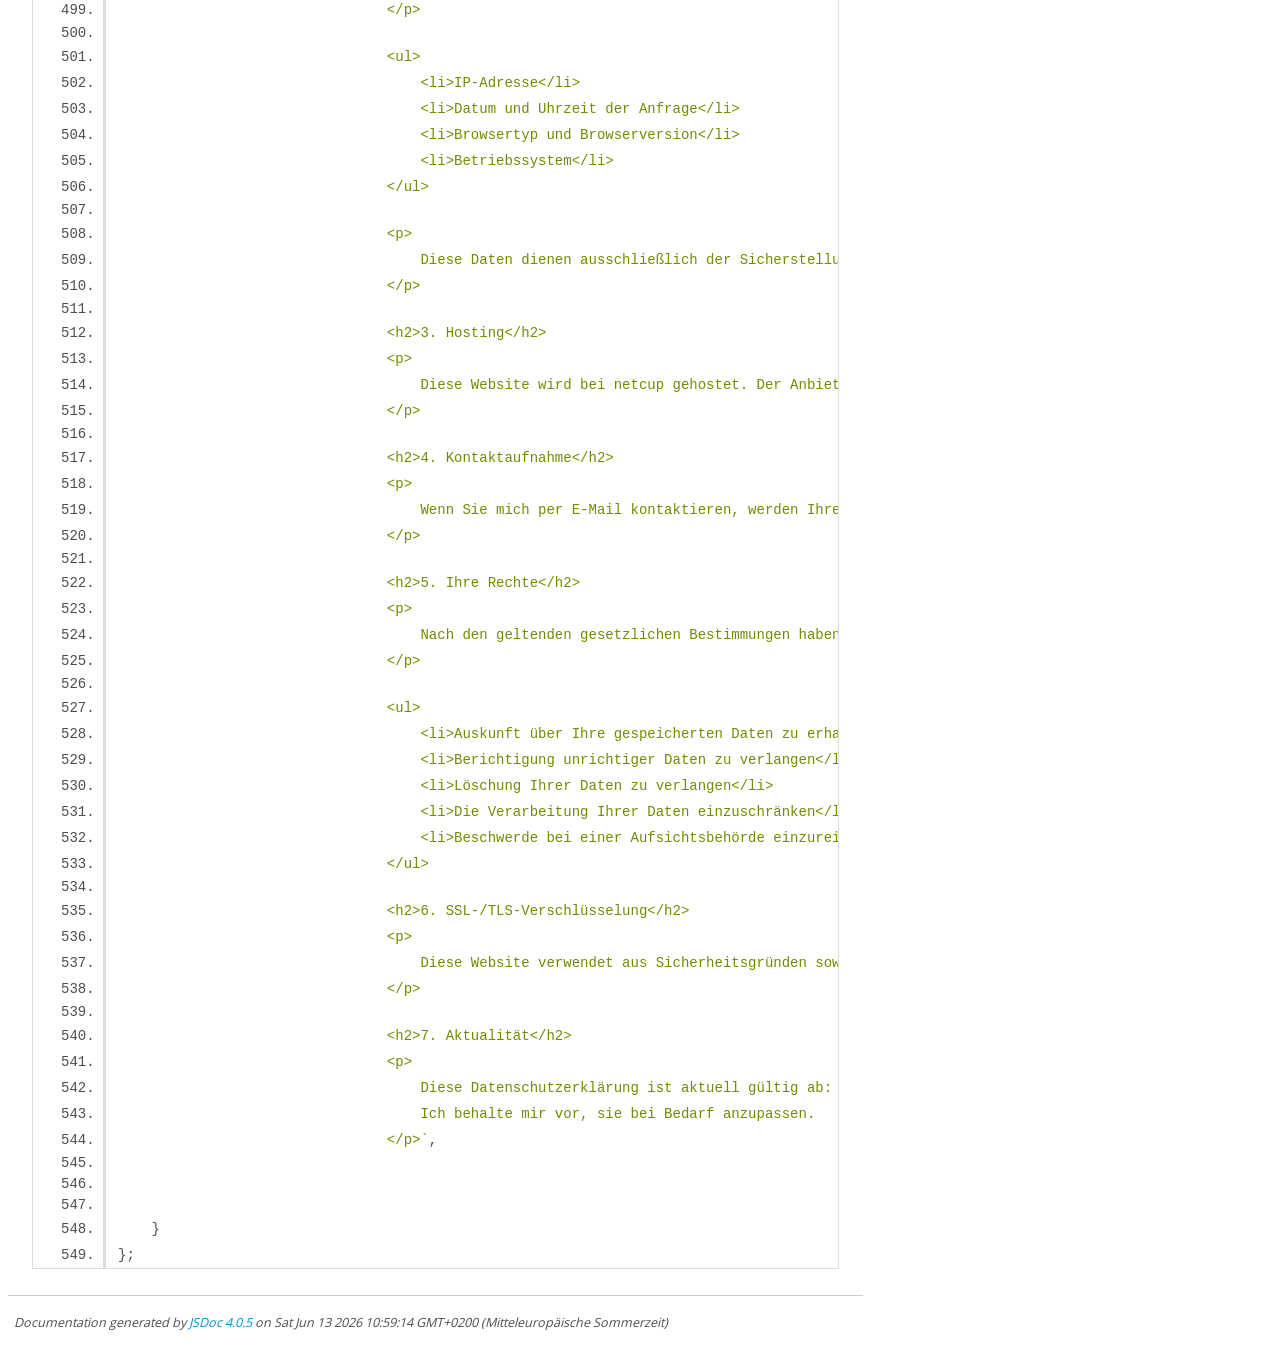
<file: docs/translate.js.html>
<!DOCTYPE html>
<html lang="en">
<head>
    <meta charset="utf-8">
    <title>JSDoc: Source: translate.js</title>

    <script src="scripts/prettify/prettify.js"> </script>
    <script src="scripts/prettify/lang-css.js"> </script>
    <!--[if lt IE 9]>
      <script src="//html5shiv.googlecode.com/svn/trunk/html5.js"></script>
    <![endif]-->
    <link type="text/css" rel="stylesheet" href="styles/prettify-tomorrow.css">
    <link type="text/css" rel="stylesheet" href="styles/jsdoc-default.css">
</head>

<body>

<div id="main">

    <h1 class="page-title">Source: translate.js</h1>

    



    
    <section>
        <article>
            <pre class="prettyprint source linenums"><code>/**
 * Sets the application language and updates all translatable elements.
 * @function
 * @param {string} lang - Language code to apply (e.g. "en" or "de")
 * @returns {void}
 */
function setLanguage(lang) {
    localStorage.setItem('language', lang);

    const elements = document.querySelectorAll('[data-i18n]');

    elements.forEach((element) => {
        translateElement(element, lang);
    });
}


/**
 * Translates a single element based on its translation key.
 * @function
 * @param {HTMLElement} element - Element containing the translation key
 * @param {string} lang - Language code used for translation lookup
 * @returns {void}
 */
function translateElement(element, lang) {
    const key = element.getAttribute('data-i18n');
    const translation = translations[lang][key];

    if (!translation) {
        return;
    }

    applyTranslation(element, key, translation);
}


/**
 * Applies the translated content to the specified element.
 * Handles plain text, HTML content, and special translation cases.
 * @function
 * @param {HTMLElement} element - Element to update
 * @param {string} key - Translation key of the element
 * @param {string} translation - Translated text or HTML content
 * @returns {void}
 */
function applyTranslation(element, key, translation) {
    if (isHtmlContent(key)) {
        element.innerHTML = translation;
        return;
    }

    if (key === 'quote-project') {
        element.childNodes[0].nodeValue = `${translation} `;
        return;
    }

    element.innerText = translation;
}


/**
 * Checks whether a translation key contains HTML content.
 * @function
 * @param {string} key - Translation key to evaluate
 * @returns {boolean} True if the translation should be rendered as HTML, otherwise false
 */
function isHtmlContent(key) {
    return (
        key === 'legalContent' ||
        key === 'privacyContent'
    );
}


document.addEventListener("DOMContentLoaded", () => {

    const savedLanguage = localStorage.getItem("language") || "en";

    setLanguage(savedLanguage);

    if(savedLanguage === "de"){
        chooseLanguage("lang-de");
    } else 
    
    if(savedLanguage === "en"){
        chooseLanguage("lang-en");
    }
});


const translations = {
    en: {
        "logo-role": "developer",
        "top-role": "Frontend Developer",
        "bar-why-me": "Why me",
        "bar-skills": "Skills",
        "bar-projects": "Projects",
        "bar-contacts": "Contatcs",
        "why-me-location-p1": "I am",
        "why-me-location-p2": "located in Cologne..|",
        "why-me-desc": `I'm passionate about coding because it
                        combines analytical thinking, creativity,
                        and problem-solving. I enjoy building
                        solutions, learning through challenges,
                        staying persistent, and collaborating with
                        others to create meaningful and efficient projects.`,
        "why-me-talk": "Let`s talk",
        "skills-learning-1-resp": "What I am currently learning",
        "skills-learning-1": "I am currently learning",
        "skills-learning-2": `I'm motivated to learn emerging
                                technologies, refine my abilities,
                                and develop innovative, future-oriented
                                solutions.`,
        "projects-h1": "My Projects",
        "projects-ongoing": "Ongoing Project",
        "about": "About the project",
        "da-duration": "Duration: 3 weeks",
        "da-text": `"Pokedex" is a Pokémon Trainer registry featuring data from the PokeAPI, 
                    which clearly displays Pokémon, types, abilities, and trainer information.`,
        "how": "How I have organised my work process",
        "da-how-text": `I maintained clean and scalable code by structuring the project into reusable
                            components and modules. Clear naming conventions, consistent file organization, 
                            and thorough documentation ensured readability, while regular testing helped
                            maintain reliability and long-term maintainability.`,
        "group": "My group work experience",
        "da-group-text": `During the development of "Pokedex," I learned how to efficiently integrate 
                            APIs, display dynamic data, structure user interfaces, and implement 
                            asynchronous data processing with clean state management.`,
        "techs": "Technologies:",
        "epl-duration": "Duration: 5 weeks",
        "epl-p3": `A simple Jump-and-Run game based on an object-oriented aproach.
                    Help Pepe to collect Coins and salsa-bottles to fight against the enemies`,
        "epl-how-text": `I structured the project into reusable modules and classes, ensuring clear 
                            separation of concerns. Clean code practices included consistent naming conventions,
                            modular file organization, inline documentation, and regular testing to maintain 
                            readability, scalability, and long-term maintainability.`,
        "learn": "What I learned",
        "epl-learn-text": `This project allowed me to deepen my understanding of object-oriented 
                            programming in JavaScript, especially working with classes and inheritance.
                            As a solo project, it strengthened my ability to independently structure code,
                            solve problems, and continuously improve my development workflow.`,
        "join-duration": "Duration: 2 months",
        "join-p3": `Task manager inspired by the Kanban System. Create and organize tasks
                    using drag and drop functions, assign users and categories.`,
        "join-how-text": `I maintained clean and scalable code by structuring the project into reusable
                            components and modules. Clear naming conventions, consistent documentation, and 
                            regular testing ensured maintainability, readability, and efficient collaboration
                            throughout the development process.`,
        "join-group-text": `Our team consisted of four members, where I was responsible for my own feature 
                            development while also supporting others with questions and challenges. I actively
                            contributed to a collaborative, well-coordinated workflow, fostering strong teamwork
                            and effective communication.`,
        "ongoing-p3": `DA Bubble is a Slack Clone App. 
                        It revolutionizes team communication and collaboration with its intuitive interface, 
                        real-time messaging, and robust channel organization.
                        Imagine a platform similar to Discord, WhatsApp, 
                        or Slack, but specifically for business use.`,
        "quote-h2": "Need a teamplayer? Here`s what my colleagues say about me",
        "quote-h2-resp": "Need a teamplayer?",
        "quote-h2-resp-p": "Here`s what my colleagues say about me",
        "quote-project": "Project",
        "quote-1": `"Mussa impressed in the group project
                    through technical skills, reliability, 
                    and strong teamwork."`,
        "quote-2": `"Mussa is a reliable team player with excellent development skills."`,
        "quote-3": `"Impeccable code quality, quick to grasp new concepts, and a tremendous asset to 
                    the team on a personal level."`,
        "quote-profile":"Linked In Profile",
        "contact-h1": "Contact me",
        "contact-text": `Feel free to get in touch regarding job opportunities,
                        freelance projects, or collaborations in software development.
                        I'm particularly interested in building scalable, user-focused 
                        applications and contributing clean, efficient code. I'm confident
                        I can add real value to your team and help bring ideas to life.`,
        "work-together": "Let us work together!",
        "form-name": "Your name",
        "form-mail": "Your Email",
        "form-message": "Your Message",
        "form-have": "I've read the",
        "form-policy": "privacy policy",
        "form-read": "and agree to the processing of my data as outlined.",
        "form-send": "Send",
        "legal": "Legal notice",
        "legalContent": `

                            &lt;h1>Legal Notice&lt;/h1>

                            &lt;h2>Imprint&lt;/h2>
                            &lt;ul>
                                &lt;li>Mussa Faragi&lt;/li>
                                &lt;li>Moltkestraße 68&lt;/li>
                                &lt;li>50859 Köln&lt;/li>
                            &lt;/ul>

                            &lt;p>&lt;strong class="blue">Exploring the Board&lt;/strong>&lt;br>
                            Email: mussa.faragi@gmx.de&lt;/p>

                            &lt;h2>1. Acceptance of terms&lt;/h2>
                            &lt;p>
                                By accessing and using &lt;span class="blue">Portfolio&lt;/span> (Product), you acknowledge and agree to the following terms and conditions,
                                and any policies, guidelines, or amendments thereto that may be presented to you from time to time.
                                We, the listed students, may update or change the terms and conditions from time to time without notice.
                            &lt;/p>

                            &lt;h2>2. Scope and ownership of the product&lt;/h2>
                            &lt;p>
                                &lt;span class="blue">Portfolio&lt;/span> has been developed as part of a student group project in a web development bootcamp at the
                                &lt;span class="blue">Developer Akademie GmbH.&lt;/span> It has an educational purpose and is not intended for extensive personal
                                or business usage. As such, we cannot guarantee consistent availability, reliability, accuracy,
                                or any other aspect of quality regarding this Product.
                            &lt;/p>
                            &lt;p>
                                The design of &lt;span class="blue">Portfolio&lt;/span> is owned by the &lt;span class="blue">Developer Akademie GmbH.&lt;/span> Unauthorized use, reproduction,
                                modification, distribution, or replication of the design is strictly prohibited.
                            &lt;/p>

                            &lt;h2>3. Proprietary rights&lt;/h2>
                            &lt;p>
                                Aside from the design owned by &lt;span class="blue">Developer Akademie GmbH.&lt;/span>, we, the listed students, retain all proprietary
                                rights in &lt;span class="blue">Portfolio&lt;/span>, including any associated copyrighted material, trademarks, and other proprietary information.
                            &lt;/p>

                            &lt;h2>4. Use of the product&lt;/h2>
                            &lt;p>
                                &lt;span class="blue">Portfolio&lt;/span> is intended to be used for lawful purposes only, in accordance with all applicable laws and regulations.
                                Any use of &lt;span class="blue">Portfolio&lt;/span> for illegal activities, or to harass, harm, threaten, or intimidate another person,
                                is strictly prohibited. You are solely responsible for your interactions with other users of &lt;span class="blue">Portfolio&lt;/span>.
                            &lt;/p>

                            &lt;h2>5. Disclaimer of warranties and limitation of liability&lt;/h2>
                            &lt;p>
                                &lt;span class="blue">Portfolio&lt;/span> is provided "as is" without warranty of any kind, whether express or implied, including but not limited
                                to the implied warranties of merchantability, fitness for a particular purpose, or non-infringement.
                                In no event will we, the listed students, or the &lt;span class="blue">Developer Akademie&lt;/span>, be liable for any direct, indirect,
                                incidental, special, consequential or exemplary damages, including but not limited to damages for loss of profits,
                                goodwill, use, data, or other intangible losses, even if we have been advised of the possibility of such damages,
                                arising out of or in connection with the use or performance of &lt;span class="blue">Portfolio&lt;/span>.
                            &lt;/p>

                            &lt;h2>6. Indemnity&lt;/h2>
                            &lt;p>
                                You agree to indemnify, defend and hold harmless us, the listed students, the &lt;span class="blue">Developer Akademie&lt;/span>,
                                and our affiliates, partners, officers, directors, agents, and employees, from and against any claim,
                                demand, loss, damage, cost, or liability (including reasonable legal fees) arising out of or relating to
                                your use of &lt;span class="blue">Portfolio&lt;/span> and/or your breach of this Legal Notice.
                            &lt;/p>

                            &lt;p>
                                For any questions or notices, please contact me at mussa.faragi@gmx.de.
                            &lt;/p>

                            &lt;p class="date">Date: Mai 02, 2026&lt;/p>`,

        "privacyContent": `

                                &lt;h1>Privacy Policy&lt;/h1>

                                &lt;h2>1. Data Controller&lt;/h2>
                                &lt;p>
                                Mussa Faragi&lt;br>
                                Moltkestraße 68&lt;br>
                                Email: mussa.faragi@gmx.de
                                &lt;/p>

                                &lt;h2>2. Server Log Files&lt;/h2>
                                &lt;p>
                                    When you visit this website, information is automatically collected by the hosting provider. This includes:
                                &lt;/p>
                                &lt;ul>
                                    &lt;li>IP address&lt;/li>
                                    &lt;li>Date and time of the request&lt;/li>
                                    &lt;li>Browser type and version&lt;/li>
                                    &lt;li>Operating system&lt;/li>
                                &lt;/ul>
                                &lt;p>
                                    These data are used solely to ensure the proper functioning and security of the website.
                                &lt;/p>

                                &lt;h2>3. Hosting&lt;/h2>
                                &lt;p>
                                    This website is hosted by netcup. The provider processes personal data such as IP addresses to deliver the website.
                                &lt;/p>

                                &lt;h2>4. Contact&lt;/h2>
                                &lt;p>
                                    If you contact me via email, your information will be stored for the purpose of processing your request. This data will not be shared without your consent.
                                &lt;/p>

                                &lt;h2>5. Your Rights&lt;/h2>
                                &lt;p>
                                    Under applicable laws, you have the right to:
                                &lt;/p>
                                &lt;ul>
                                    &lt;li>Access your stored data&lt;/li>
                                    &lt;li>Request correction of inaccurate data&lt;/li>
                                    &lt;li>Request deletion of your data&lt;/li>
                                    &lt;li>Restrict processing of your data&lt;/li>
                                    &lt;li>Lodge a complaint with a supervisory authority&lt;/li>
                                &lt;/ul>

                                &lt;h2>6. SSL/TLS Encryption&lt;/h2>
                                &lt;p>
                                    This website uses SSL/TLS encryption for security reasons and to protect the transmission of confidential content.
                                &lt;/p>

                                &lt;h2>7. Updates&lt;/h2>
                                &lt;p>
                                    This Privacy Policy is currently valid as of: May 02,2026.  
                                    I reserve the right to update it if necessary.
                                &lt;/p>`,        


    },

    de: {
        "logo-role": "Entwickler",
        "top-role": "Frontend Entwickler",
        "bar-why-me":"Warum ich",
        "bar-skills": "Fähigkeiten",
        "bar-projects": "Projekte",
        "bar-contacts": "Kontakte",
        "why-me-location-p1": "Ich lebe",
        "why-me-location-p2": "in Köln..|",
        "why-me-desc": `Ich begeistere mich für das Programmieren, weil es
                        analytisches Denken, Kreativität
                        und Problemlösung miteinander verbindet.
                        Ich habe Freude daran, Lösungen zu entwickeln,
                        aus Herausforderungen zu lernen,
                        beharrlich zu bleiben und mit anderen zusammenzuarbeiten,
                        um sinnvolle und effiziente Projekte zu realisieren.`,
        "why-me-talk": "Lass uns sprechen",
        "skills-learning-1-resp": "Was ich aktuell lerne",
        "skills-learning-1": "Aktuell lerne ich",
        "skills-learning-2": `Ich bin motiviert, neue
                                Technologien zu erlernen,
                                meine Fähigkeiten zu verfeinern
                                und innovative, zukunftsorientierte
                                Lösungen zu entwickeln.`,
        "projects-h1": "Meine Projekte",
        "projects-ongoing": "Laufendes Projekt",
        "about": "Über das Projekt",
        "da-duration": "Dauer: 3 Wochen",
        "da-text": `"Pokedex" ist ein Pokémon-Trainerregister mit Daten aus der PokeAPI, 
                    das Pokémon, Typen, Fähigkeiten und Trainerinformationen übersichtlich darstellt.`,
        "how": "Wie ich meinen Arbeitsprozess organisiert habe",
        "da-how-text": `Ich sorgte für sauberen und skalierbaren Code, indem ich das Projekt in wiederverwendbare
                        Komponenten und Module strukturierte. Klare Namenskonventionen, eine konsistente
                        Dateiorganisation und eine gründliche Dokumentation gewährleisteten die Lesbarkeit, 
                        während regelmäßige Tests dazu beitrugen, die Zuverlässigkeit und langfristige Wartbarkeit 
                        sicherzustellen.`,
        "group": "Erfahrung in der Gruppenarbeit",
        "da-group-text": `Bei der Entwicklung von „Pokedex“ habe ich gelernt, APIs effizient einzubinden, 
                            dynamische Daten darzustellen, Benutzeroberflächen zu strukturieren und 
                            asynchrone Datenverarbeitung mit sauberem State-Management umzusetzen.`,
        "techs": "Technologien:",
        "epl-duration": "Dauer: 5 Wochen",
        "epl-p3": `Ein einfaches Jump ’n’ Run, das auf einem objektorientierten Ansatz basiert.
                    Hilf Pepe dabei, Münzen und Salsa-Flaschen zu sammeln, um gegen die Feinde zu kämpfen.`,
        "epl-how-text": `Ich habe das Projekt in wiederverwendbare Module und Klassen strukturiert und
                        dabei eine klare Trennung der Zuständigkeiten sichergestellt. Zu den Clean-Code-Praktiken
                        zählten konsistente Namenskonventionen, eine modulare Dateiorganisation, Inline-Dokumentation
                        sowie regelmäßige Tests, um Lesbarkeit, Skalierbarkeit und langfristige Wartbarkeit zu 
                        gewährleisten.`,
        "learn": "Was ich gelernt habe",
        "epl-learn-text": `Dieses Projekt ermöglichte es mir, mein Verständnis der objektorientierten Programmierung
                            in JavaScript zu vertiefen – insbesondere im Umgang mit Klassen und Vererbung. Als Soloprojekt
                            stärkte es meine Fähigkeit, Code eigenständig zu strukturieren, Probleme zu lösen und meinen
                            Entwicklungs-Workflow kontinuierlich zu optimieren.`,
        "join-duration": "Dauer: 2 Monate",
        "join-p3": `Ein Task-Manager, inspiriert vom Kanban-System. Erstellen und organisieren Sie Aufgaben
                    mittels Drag-and-Drop-Funktionen und weisen Sie Benutzer sowie Kategorien zu.`,
        "join-how-text": `Ich sorgte für sauberen und skalierbaren Code, indem ich das Projekt in wiederverwendbare
                            Komponenten und Module strukturierte. Klare Namenskonventionen, eine konsistente
                            Dokumentation sowie regelmäßige Tests gewährleisteten die Wartbarkeit, Lesbarkeit
                            und eine effiziente Zusammenarbeit während des gesamten Entwicklungsprozesses.`,
        "join-group-text": `Unser Team bestand aus vier Mitgliedern; dabei war ich für die Entwicklung meiner eigenen Features 
                            verantwortlich, unterstützte jedoch gleichzeitig die anderen Teammitglieder bei Fragen und  
                            Herausforderungen. Ich trug aktiv zu einem kollaborativen und gut koordinierten Arbeitsablauf bei 
                            und förderte so eine starke Teamarbeit sowie eine effektive Kommunikation.`,
        "ongoing-p3": `DA Bubble ist eine Slack-Clone-App.
                        Sie revolutioniert die Teamkommunikation und -zusammenarbeit durch 
                        ihre intuitive Benutzeroberfläche, Echtzeit-Nachrichtenübermittlung und 
                        robuste Kanalorganisation.
                        Stell dir eine Plattform ähnlich zu Discord, WhatsApp oder Slack vor, 
                        aber speziell für den geschäftlichen Gebrauch.`,
        "quote-h2": "Suchen Sie einen Teamplayer? Das sagen meine Kollegen über mich.",
        "quote-h2-resp": "Suchen Sie einen Teamplayer?",
        "quote-h2-resp-p": "Das sagen meine Kollegen über mich",
        "quote-project": "Projekt",
        "quote-1": `"Mussa überzeugte im Gruppenprojekt durch
                    technische Fähigkeiten, Zuverlässigkeit 
                    und eine starke Zusammenarbeit im Team."`,
        "quote-2": `"Mussa ist ein zuverlässiger Teamplayer mit exzellenten Entwicklungsfähigkeiten."`,
        "quote-3": `"Klare Codequalität, schnelle Auffassungsgabe und menschlich eine große Bereicherung fürs Team."`,
        "quote-profile":"Linked In Profil",
        "contact-h1": "Kontaktiere mich",
        "contact-text": `Kontaktieren Sie mich gerne bezüglich beruflicher Möglichkeiten,
                        Freelance-Projekte oder Kooperationen in der Softwareentwicklung.
                        Besonders interessiert bin ich daran, skalierbare, nutzerzentrierte
                        Anwendungen zu entwickeln und sauberen, effizienten Code beizusteuern. Ich bin davon überzeugt,
                        dass ich Ihrem Team einen echten Mehrwert bieten und dabei helfen kann, Ideen zum Leben zu erwecken.`,
        "work-together": "Lass uns gemeinsam arbeiten!",             
        "form-name": "Dein Name",
        "form-mail": "Deine Email",
        "form-message": "Deine Nachricht",
        "form-have": "Ich habe die",
        "form-policy": "Datenschutzrichtlinie",
        "form-read": "gelesen und stimme der Verarbeitung meiner Daten, wie dargelegt, zu.",
        "form-send": "senden",
        "legal": "Rechtliche Hinweise",
        "legalContent": `

                            &lt;h1>Impressum&lt;/h1>

                            &lt;h2>Angaben gemäß § 5 TMG&lt;/h2>
                            &lt;ul>
                                &lt;li>Mussa Faragi&lt;/li>
                                &lt;li>Moltkestraße 68&lt;/li>
                                &lt;li>50859 Köln&lt;/li>
                            &lt;/ul>

                            &lt;p>&lt;strong class="blue">Exploring the Board&lt;/strong>&lt;br>
                            E-Mail: mussa.faragi@gmx.de&lt;/p>

                            &lt;h2>1. Akzeptanz der Bedingungen&lt;/h2>
                            &lt;p>
                                Durch den Zugriff auf und die Nutzung von &lt;span class="blue">Portfolio&lt;/span> (Produkt) erkennen Sie die folgenden
                                Bedingungen und Richtlinien sowie mögliche zukünftige Änderungen oder Ergänzungen an und stimmen diesen zu.
                                Wir, die aufgeführten Studenten, behalten uns das Recht vor, die Bedingungen jederzeit ohne vorherige Ankündigung zu ändern.
                            &lt;/p>

                            &lt;h2>2. Umfang und Eigentum des Produkts&lt;/h2>
                            &lt;p>
                                &lt;span class="blue">Portfolio&lt;/span> wurde im Rahmen eines Gruppenprojekts während eines Webentwicklungs-Bootcamps der
                                &lt;span class="blue">Developer Akademie GmbH&lt;/span> entwickelt. Das Projekt dient ausschließlich Bildungszwecken und ist nicht
                                für eine umfangreiche private oder geschäftliche Nutzung vorgesehen. Daher können wir keine Garantie für Verfügbarkeit,
                                Zuverlässigkeit, Genauigkeit oder andere Qualitätsmerkmale dieses Produkts übernehmen.
                            &lt;/p>

                            &lt;p>
                                Das Design von &lt;span class="blue">Portfolio&lt;/span> gehört der &lt;span class="blue">Developer Akademie GmbH&lt;/span>.
                                Jegliche unbefugte Nutzung, Vervielfältigung, Änderung, Verbreitung oder Nachbildung des Designs ist streng untersagt.
                            &lt;/p>

                            &lt;h2>3. Eigentumsrechte&lt;/h2>
                            &lt;p>
                                Abgesehen vom Design, das Eigentum der &lt;span class="blue">Developer Akademie GmbH&lt;/span> ist, behalten wir,
                                die aufgeführten Studenten, sämtliche Eigentumsrechte an &lt;span class="blue">Portfolio&lt;/span>, einschließlich aller
                                urheberrechtlich geschützten Inhalte, Marken und sonstigen geschützten Informationen.
                            &lt;/p>

                            &lt;h2>4. Nutzung des Produkts&lt;/h2>
                            &lt;p>
                                &lt;span class="blue">Portfolio&lt;/span> darf ausschließlich für rechtmäßige Zwecke und im Einklang mit allen geltenden Gesetzen
                                und Vorschriften verwendet werden. Jegliche Nutzung von &lt;span class="blue">Portfolio&lt;/span> für illegale Aktivitäten oder zur
                                Belästigung, Schädigung, Bedrohung oder Einschüchterung anderer Personen ist streng untersagt.
                                Sie sind allein verantwortlich für Ihre Interaktionen mit anderen Nutzern von &lt;span class="blue">Portfolio&lt;/span>.
                            &lt;/p>

                            &lt;h2>5. Haftungsausschluss und Haftungsbeschränkung&lt;/h2>
                            &lt;p>
                                &lt;span class="blue">Portfolio&lt;/span> wird ohne jegliche ausdrückliche oder stillschweigende Gewährleistung bereitgestellt,
                                einschließlich, aber nicht beschränkt auf die Gewährleistung der Marktgängigkeit, Eignung für einen bestimmten Zweck
                                oder Nichtverletzung von Rechten Dritter.
                                In keinem Fall haften wir, die aufgeführten Studenten, oder die &lt;span class="blue">Developer Akademie&lt;/span>
                                für direkte oder indirekte Schäden, Neben-, Sonder- oder Folgeschäden, einschließlich entgangener Gewinne,
                                Datenverluste oder sonstiger immaterieller Schäden, selbst wenn wir auf die Möglichkeit solcher Schäden hingewiesen wurden,
                                die sich aus der Nutzung oder Leistung von &lt;span class="blue">Portfolio&lt;/span> ergeben.
                            &lt;/p>

                            &lt;h2>6. Freistellung&lt;/h2>
                            &lt;p>
                                Sie erklären sich damit einverstanden, uns, die aufgeführten Studenten, die
                                &lt;span class="blue">Developer Akademie&lt;/span> sowie unsere Partner, Mitarbeiter, Direktoren und Vertreter
                                von sämtlichen Ansprüchen, Schäden, Verlusten, Kosten oder Haftungen (einschließlich angemessener Anwaltskosten)
                                freizustellen, die aus Ihrer Nutzung von &lt;span class="blue">Portfolio&lt;/span> oder aus einem Verstoß gegen dieses Impressum entstehen.
                            &lt;/p>

                            &lt;p>
                                Bei Fragen oder Hinweisen kontaktieren Sie mich bitte unter mussa.faragi@gmx.de.
                            &lt;/p>

                            &lt;p class="date">Datum: 02. Mai 2026&lt;/p>`,

        "privacyContent": `

                                &lt;h1>Datenschutzerklärung&lt;/h1>

                                &lt;h2>1. Verantwortliche Stelle&lt;/h2>
                                &lt;p>
                                    Mussa Faragi&lt;br>
                                    Moltkestraße 68&lt;br>
                                    E-Mail: mussa.faragi@gmx.de
                                &lt;/p>

                                &lt;h2>2. Server-Log-Dateien&lt;/h2>
                                &lt;p>
                                    Beim Besuch dieser Website werden automatisch Informationen durch den Hosting-Anbieter erfasst. Dazu gehören:
                                &lt;/p>

                                &lt;ul>
                                    &lt;li>IP-Adresse&lt;/li>
                                    &lt;li>Datum und Uhrzeit der Anfrage&lt;/li>
                                    &lt;li>Browsertyp und Browserversion&lt;/li>
                                    &lt;li>Betriebssystem&lt;/li>
                                &lt;/ul>

                                &lt;p>
                                    Diese Daten dienen ausschließlich der Sicherstellung eines störungsfreien Betriebs sowie der Sicherheit der Website.
                                &lt;/p>

                                &lt;h2>3. Hosting&lt;/h2>
                                &lt;p>
                                    Diese Website wird bei netcup gehostet. Der Anbieter verarbeitet personenbezogene Daten wie IP-Adressen, um die Website bereitzustellen.
                                &lt;/p>

                                &lt;h2>4. Kontaktaufnahme&lt;/h2>
                                &lt;p>
                                    Wenn Sie mich per E-Mail kontaktieren, werden Ihre Angaben zur Bearbeitung Ihrer Anfrage gespeichert. Diese Daten werden nicht ohne Ihre Einwilligung weitergegeben.
                                &lt;/p>

                                &lt;h2>5. Ihre Rechte&lt;/h2>
                                &lt;p>
                                    Nach den geltenden gesetzlichen Bestimmungen haben Sie das Recht:
                                &lt;/p>

                                &lt;ul>
                                    &lt;li>Auskunft über Ihre gespeicherten Daten zu erhalten&lt;/li>
                                    &lt;li>Berichtigung unrichtiger Daten zu verlangen&lt;/li>
                                    &lt;li>Löschung Ihrer Daten zu verlangen&lt;/li>
                                    &lt;li>Die Verarbeitung Ihrer Daten einzuschränken&lt;/li>
                                    &lt;li>Beschwerde bei einer Aufsichtsbehörde einzureichen&lt;/li>
                                &lt;/ul>

                                &lt;h2>6. SSL-/TLS-Verschlüsselung&lt;/h2>
                                &lt;p>
                                    Diese Website verwendet aus Sicherheitsgründen sowie zum Schutz der Übertragung vertraulicher Inhalte eine SSL-/TLS-Verschlüsselung.
                                &lt;/p>

                                &lt;h2>7. Aktualität&lt;/h2>
                                &lt;p>
                                    Diese Datenschutzerklärung ist aktuell gültig ab: 02. Mai 2026.  
                                    Ich behalte mir vor, sie bei Bedarf anzupassen.
                                &lt;/p>`, 



    }
};</code></pre>
        </article>
    </section>




</div>

<nav>
    <h2><a href="index.html">Home</a></h2><h3>Global</h3><ul><li><a href="global.html#applyTranslation">applyTranslation</a></li><li><a href="global.html#buttonActive">buttonActive</a></li><li><a href="global.html#buttonNotActive">buttonNotActive</a></li><li><a href="global.html#changeTabsContent">changeTabsContent</a></li><li><a href="global.html#checkSendBtn">checkSendBtn</a></li><li><a href="global.html#chooseBar">chooseBar</a></li><li><a href="global.html#chooseLanguage">chooseLanguage</a></li><li><a href="global.html#chooseLanguageLegal">chooseLanguageLegal</a></li><li><a href="global.html#chooseLanguageMobile">chooseLanguageMobile</a></li><li><a href="global.html#chooseLanguagePrivacy">chooseLanguagePrivacy</a></li><li><a href="global.html#chooseTab">chooseTab</a></li><li><a href="global.html#closeMenu">closeMenu</a></li><li><a href="global.html#createObserver">createObserver</a></li><li><a href="global.html#enableHorizontalScroll">enableHorizontalScroll</a></li><li><a href="global.html#getFormData">getFormData</a></li><li><a href="global.html#getSteppers">getSteppers</a></li><li><a href="global.html#getValue">getValue</a></li><li><a href="global.html#handleHeight">handleHeight</a></li><li><a href="global.html#handleIntersections">handleIntersections</a></li><li><a href="global.html#handleSubmit">handleSubmit</a></li><li><a href="global.html#handleSubmitError">handleSubmitError</a></li><li><a href="global.html#handleSubmitResult">handleSubmitResult</a></li><li><a href="global.html#handleTab">handleTab</a></li><li><a href="global.html#handleWheelScroll">handleWheelScroll</a></li><li><a href="global.html#initQuotesSlider">initQuotesSlider</a></li><li><a href="global.html#isFormValid">isFormValid</a></li><li><a href="global.html#isHtmlContent">isHtmlContent</a></li><li><a href="global.html#messageFailed">messageFailed</a></li><li><a href="global.html#messageSendFeedback">messageSendFeedback</a></li><li><a href="global.html#messageSuccesful">messageSuccesful</a></li><li><a href="global.html#observeQuotes">observeQuotes</a></li><li><a href="global.html#openMenu">openMenu</a></li><li><a href="global.html#openMenuLegal">openMenuLegal</a></li><li><a href="global.html#openMenuPrivacy">openMenuPrivacy</a></li><li><a href="global.html#prepareHandleHeight">prepareHandleHeight</a></li><li><a href="global.html#quoteChoice">quoteChoice</a></li><li><a href="global.html#resetFormState">resetFormState</a></li><li><a href="global.html#resetLanguageLegalStyles">resetLanguageLegalStyles</a></li><li><a href="global.html#resetLanguageMobileStyles">resetLanguageMobileStyles</a></li><li><a href="global.html#resetLanguagePrivacyStyles">resetLanguagePrivacyStyles</a></li><li><a href="global.html#resetLanguageStyles">resetLanguageStyles</a></li><li><a href="global.html#sendFormData">sendFormData</a></li><li><a href="global.html#setLanguage">setLanguage</a></li><li><a href="global.html#toggleAgree">toggleAgree</a></li><li><a href="global.html#toggleError">toggleError</a></li><li><a href="global.html#translateElement">translateElement</a></li><li><a href="global.html#updateActiveStepper">updateActiveStepper</a></li><li><a href="global.html#validateEmail">validateEmail</a></li><li><a href="global.html#validateMessage">validateMessage</a></li><li><a href="global.html#validateName">validateName</a></li><li><a href="global.html#validateTerms">validateTerms</a></li></ul>
</nav>

<br class="clear">

<footer>
    Documentation generated by <a href="https://github.com/jsdoc/jsdoc">JSDoc 4.0.5</a> on Sat Jun 13 2026 10:59:14 GMT+0200 (Mitteleuropäische Sommerzeit)
</footer>

<script> prettyPrint(); </script>
<script src="scripts/linenumber.js"> </script>
</body>
</html>
</file>
<file: css/style.css>
@font-face {
  font-family: 'Anta';
  src: url('../fonts/Anta/Anta-Regular.ttf') format('truetype');
  font-weight: normal;
  font-style: normal;
}

@font-face {
  font-family: 'Josefin Sans';
  src: url('../fonts/Josefin_Sans/JosefinSans-Regular.ttf') format('truetype');
  font-weight: normal;
  font-style: normal;
}

html{
    scroll-behavior: smooth;
}

body{
    font-family: Arial, sans-serif;
    margin: 0;
    padding: 0;
    background-color: #262E34;
    /* overflow-x: hidden; */
}

.d-none{
    display: none !important;
}

.no-height{
    height:unset !important;
}

.w-100{
    width: 100%;
    display: flex;
    justify-content: center;
}

.w-100-index-header{
    display: none;
}

.index-header{
    display: flex;
    align-items: center;
    justify-content: space-between;
    margin-top: 40px;
}

.bar-chosen{
    color: #F8F5EC !important;
    background-image: url("../img/ellipse-24.svg");
    background-size: 80px;
    background-repeat: no-repeat;
    background-position: center;
    height: 52px !important;
}

.top{
    display: flex;
    height: 100vh;
    justify-content: space-evenly;
    max-width: 1440px;
    align-items: center;
}

.top-left{
    display: flex;
    flex-direction: column;
    align-items: center;
    width: 50%;
}

.bg-shape {
    transition: transform 0.5s ease;
    width: 800px;
    height: 800px;
    clip-path: circle(40%);
}

.bg-shape:hover {
    transform: rotate(20deg);
    filter: brightness(0) saturate(100%) invert(76%) sepia(17%) saturate(522%) hue-rotate(160deg) opacity(72%);
}

.potrait{
    position: relative;
    height: 800px;
}

.potrait-img {
    position: absolute;
    width: 400px;
    top: 50%;
    left: 50%;
    transform: translate(-50%, -50%);
    pointer-events: none;
}

.top-right{
    display: flex;
    flex-direction: column;
    align-items: center;
    justify-content: center;
    margin-bottom: 50px;
}

.top-right-logo-wrapper{
    display: flex;
    flex-direction: column;
    align-items: center;
    justify-content: flex-end;
}

.top-right-logo img{
    width: 60px;
    height: 40px;
    left: 5px;
    opacity: 1;
    transition: transform 0.5s ease;
}

.top-right-logo img:hover{
    transform: scaleX(1.1);
}

.top-right-under-logo{
    display: flex;
    flex-direction: column;
    align-items: center;
}

.top-right-under-logo-name{
    color: #F8F5EC;
    font-family: Anta;
    font-weight: 400;
    font-style: Regular;
    font-size: 16px;
    line-height: 120%;
    letter-spacing: 0%;
    margin: 0;
}

.top-right-under-logo-property{
    color: #89BCD9;
    font-family: Josefin Sans;
    font-weight: 300;
    font-style: Light;
    font-size: 16px;
    line-height: 120%;
    letter-spacing: 0%;
    margin: 0;
}

.top-links{
    display: flex;
    flex-direction: column;
    gap: 10px;
    margin-top: -400px;
    margin-right: 30px;
    justify-content: center;
}

.top-right-middle{
    color: #F8F5EC;
}

.top-right-middle-name{
    font-family: Anta;
    font-weight: 400;
    font-style: Regular;
    font-size: 88px;
    line-height: 120%;
    letter-spacing: 0%;
    text-align: center;
    margin-bottom: 0;
}

.top-right-middle-property{
    font-family: Josefin Sans;
    font-weight: 400;
    font-style: Regular;
    font-size: 40px;
    line-height: 120%;
    letter-spacing: 0%;
    text-align: center;
    margin-top: 0;
}

.top-links-img-wrapper{
    display: flex;
    border-radius: 50px;
}

.top-links-img-wrapper img {
    transition: filter 0.3s ease, transform 0.3s ease;
    cursor: pointer;
}

.top-links-img-wrapper img:hover {
    filter: brightness(2);
}

.arrow-down{
    border-radius: 50px;
    z-index: 100;
}

.arrow-down:hover{
    background: #343e46;
    cursor: pointer;
}

.top-right-top-position{
    top: -550px !important;
}

.bar-mobile-wrapper{
    position: relative;
    top: -610px;
    display: flex;
    flex-direction: column;
    align-items: center;
    pointer-events: none;
}

.bar-mobile{
    display: flex;
    width: 400px;
    top: -615px;
    flex-direction: column;
    height: 350px;
    justify-content: space-evenly;
    align-items: center;
    font-family: Josefin Sans;
    font-weight: 500;
    font-size: 28px;
    line-height: 120%;
    letter-spacing: 0%;
    text-align: center;
}

.bar-mobile a{
    text-decoration: none;
    color: #262E34;
    height: 60px;
    min-width: 100px;
    display: flex;
    align-items: center;
    justify-content: center;
}

.bar-language-mobile{
    align-items: center;
    display: flex;
    justify-content: center;
    width: auto;
}

.lang-mobile{
    width: 30px !important;
    left: unset !important;
    position: relative;
    top: 0 !important;
}

.lang-de-parent-mobile{
    top: -673px;
    display: flex;
    width: 60px;
    height: 32px;
    justify-content: center;
}

.lang-en-parent-mobile{
    top: -673px;
    display: flex;
    width: 60px;
    height: 32px;
    justify-content: center;
}

.chosen-parent-mobile{
    background-image: url("../img/ellipse-24.svg");
    background-size: 50px;
    background-repeat: no-repeat;
    background-position: center;
}

.mobile-menu {
    opacity: 0;
    visibility: hidden;
    transform: translateY(-20px);
    pointer-events: none;
    transition: 
        opacity 0.9s ease,
        transform 0.9s ease,
        visibility 0.4s;
    filter: blur(5px);
}

.mobile-menu.active {
    opacity: 1;
    visibility: visible;
    transform: translateY(0);
    pointer-events: all;
    filter: blur(0);
}

.w-100-bar{
    display: flex;
    background-color: #89BCD9;
    position: sticky;
    top: 135px;
    z-index: 1000;
}

.bar{
    width: 100%;
    height: 104px;
    gap: 40px;
    opacity: 1;
    padding-top: 16px;
    padding-bottom: 16px;
    background-color: #89BCD9;
    display: flex;
    justify-content: center;
    align-items: center;
    position: absolute;
    top: -135px;
    z-index: 1000;
}

.bar-logo-wrapper{
    display: flex;
    flex-direction: column;
    align-items: center;
    justify-content: flex-end;
    margin-left: 90px;
    text-decoration: none;
}

.bar-logo-wrapper:hover{
    cursor: pointer;
}

.bar-logo img{
    width: 60px;
    height: 40px;
    left: 5px;
    opacity: 1;
}

.bar-under-logo{
    display: flex;
    flex-direction: column;
    align-items: center;
}

.bar-under-logo-name{
    color: #F8F5EC;
    font-family: Anta;
    font-weight: 400;
    font-style: Regular;
    font-size: 16px;
    line-height: 120%;
    letter-spacing: 0%;
    margin: 0;
}

.bar-under-logo-property{
    color: #262E34;
    font-family: Josefin Sans;
    font-weight: 300;
    font-style: Light;
    font-size: 16px;
    line-height: 120%;
    letter-spacing: 0%;
    margin: 0;
}

.bar-middle{
    display: flex;
    font-family: Josefin Sans;
    font-weight: 500;
    font-style: Medium;
    font-size: 26px;
    line-height: 120%;
    letter-spacing: 0%;
    text-align: center;
    justify-content: space-between;
    width: 700px;
    gap: 16px;
}

.bar-middle a{
    color: #262E34;
    display: flex;
    align-items: center;
    justify-content: center;
    text-decoration: none;
    height: 60px;
    min-width: 100px;
}

.bar-middle a:hover{
    cursor: pointer;
    color: white;
}

.bar-language{
    display: flex;
    align-items: center;
    margin-right: 90px;
    gap: 4px;
}

.bar-language:hover, .bar-language-mobile:hover{
    cursor: pointer;
}

.lang, .lang-mobile {
     filter: brightness(0) saturate(100%) invert(15%) sepia(10%) saturate(500%) hue-rotate(170deg);
}

.lang.de:hover {
  filter: brightness(8);
}

.lang.en:hover {
  filter: brightness(1.2);
}

.chosen-de{
    filter: brightness(8);
}

.chosen-en{
    filter: brightness(1.2);
}

.chosen-parent{
    background-image: url("../img/ellipse-24.svg");
    background-size: 40px;
    background-repeat: no-repeat;
    background-position: center;
}

.lang-de-parent{
    justify-content: center;
    display: flex;
    width: 40px;
    height: 40px;
    align-items: center;
}

.lang-en-parent{
    justify-content: center;
    display: flex;
    width: 40px;
    height: 40px;
    align-items: center;
}

.why-me-section{
    display: flex;
    flex-direction: column;
    justify-content: center;
    align-items: center;
    max-width: 1440px;
}

.why-me-section h1{
    font-family: Anta;
    font-weight: 400;
    font-style: Regular;
    font-size: 60px;
    line-height: 120%;
    letter-spacing: 0%;
    text-align: center;
    color: #89BCD9;
}

.why-me-body{
    display: flex;
    flex-direction: row;
    justify-content: center;
    gap: 70px;
}

.location{
    display: flex;
    gap: 8px;
    align-items: center;
}

.location img{
    width: 50px;
}

.location-p1{
    font-family: Josefin Sans;
    font-weight: 700;
    font-style: Bold;
    font-size: 30px;
    line-height: 120%;
    letter-spacing: 0%;
    color: #89BCD9
}

.location-p2{
    font-family: Josefin Sans;
    font-weight: 700;
    font-style: Bold;
    font-size: 30px;
    line-height: 120%;
    letter-spacing: 0%;
    color: #F8F5EC;
}

.why-me-description-text p{
    font-family: Josefin Sans;
    font-weight: 400;
    font-style: Regular;
    font-size: 18px;
    line-height: 120%;
    letter-spacing: 0%;
    color: #F8F5EC;
}

.why-me-description-talk {
    display: flex;
    justify-content: end;
    text-decoration: none;
}

.why-me-description-talk p{
    font-family: Josefin Sans;
    font-weight: 400;
    font-style: Regular;
    font-size: 18px;
    line-height: 120%;
    letter-spacing: 0%;
    color: #89BCD9;
    border: 2px solid #89BCD9;
    border-radius: 50px;
    padding: 8px 16px;
}
.why-me-description-talk p:hover{
    cursor: pointer;
    background: #343e46;
}

.skills-section{
    display: flex;
    flex-direction: column;
    justify-content: center;
    align-items: center;
    max-width: 1440px;
}

.skills-section h1{
    font-family: Anta;
    font-weight: 400;
    font-style: Regular;
    font-size: 60px;
    line-height: 120%;
    letter-spacing: 0%;
    text-align: center;
    color: #89BCD9;
}

.skills-body{
    display: flex;
    gap: 50px;
}

.skills-body-left {
    display: grid;
    grid-template-columns: repeat(4, 1fr); 
    gap: 40px; 
}

.skill-icon{
    display: flex;
    flex-direction: column;
    width: 60px;
    justify-content: center;
    align-items: center;
}

.skill-icon p{
    color: #89BCD9;
    font-size: 16px;
}

.skills-body-right-p1-resp-wrapper{
    display: none;
    justify-content: center;
    color: #89BCD9;
    font-family: Josefin Sans;
    font-weight: 400;
    font-style: Regular;
    font-size: 18px;
    line-height: 120%;
    letter-spacing: 0%;
}

.skills-body-right{
    display: flex;
    flex-direction: column;
    justify-content: center;
    align-items: center;
    width: 400px;
    height: 400px;
    transition: transform 0.3s ease;
    position: relative;
}

.skills-body-right::before {
    content: "";
    position: absolute;
    inset: 0;
    background: url("../img/ellipse.svg") no-repeat;
    background-size: contain;
    transition: transform 0.5s ease;
}

.skills-body-right:hover::before {
    transform: rotate(40deg);
    filter: brightness(1.5);
}

.skills-body-right-p1{
    font-family: Josefin Sans;
    font-weight: 400;
    font-style: Regular;
    font-size: 18px;
    line-height: 120%;
    letter-spacing: 0%;
    color: #F8F5EC;
}

.skills-body-right-description{
    display: flex;
    flex-direction: column;
}

.skills-img-wrapper{
    display: flex;
    justify-content: center;
    gap: 16px;
}

.skills-body-right-p2{
    font-family: Josefin Sans;
    font-weight: 400;
    font-style: Regular;
    font-size: 18px;
    line-height: 120%;
    letter-spacing: 0%;
    text-align: center;
    color: #FFFDFD;
}

.lets-talk-resp {
    display: none;
    justify-content: end;
    text-decoration: none;
    margin-top: 90px;
}

.lets-talk-resp p{
    font-family: Josefin Sans;
    font-weight: 400;
    font-style: Regular;
    font-size: 18px;
    line-height: 120%;
    letter-spacing: 0%;
    color: #89BCD9;
    border: 2px solid #89BCD9;
    border-radius: 50px;
    padding: 8px 16px;
}

.lets-talk-resp p:hover{
    cursor: pointer;
    background: #343e46;
}

.projects{
    display: flex;
    flex-direction: column;
    justify-content: center;
    width: 100%;
}

.projects h1{
    font-family: Anta;
    font-weight: 400;
    font-style: Regular;
    font-size: 60px;
    line-height: 120%;
    letter-spacing: 0%;
    color: #89BCD9;
    text-align: center;
    margin: 90px 0;
}

.tabs{
    display: flex;
    font-family: Josefin Sans;
    font-weight: 500;
    font-style: Medium;
    font-size: 30px;
    line-height: 120%;
    letter-spacing: 0%;
    color: #89BCD9;
    padding-left: 32px;
    justify-content: center;
}

.tab-1, .tab-2, .tab-3, .tab-4{
    padding: 32px;
    min-width: 200px;
    text-align: center;
}

.tab-1:hover, .tab-2:hover, .tab-3:hover, .tab-4:hover{
    color: #F8F5EC;
    cursor: pointer;
}

.chosen{
    color: #F8F5EC;
    background-color: #2D3840;
    border-radius: 30px 30px 0 0;
}

.projects-body{
    background-color: #2D3840;
    padding: 32px;
    font-family: Josefin Sans;
    display: flex;
    justify-content: center;
}

.da-bubble{
    display: flex;
    gap: 32px;
}

.da-bubble-description{
    color: #F8F5EC;
    width: 670px;
}

.da-bubble-dot{
    display: flex;
    gap: 16px;
}

.da-bubble-dot-p1{
    font-family: Josefin Sans;
    font-weight: 400;
    font-style: Regular;
    font-size: 28px;
    line-height: 120%;
    letter-spacing: 0%;
    display: flex;
    align-items: center;
}

.da-bubble-dot-p2{
    font-family: Josefin Sans;
    font-weight: 400;
    font-style: Regular;
    font-size: 18px;
    line-height: 120%;
    letter-spacing: 0%;
    display: flex;
    align-items: center;
}

.da-bubble-dot-p3{
    padding-left: 44px;
    font-family: Josefin Sans;
    font-weight: 400;
    font-style: Regular;
    font-size: 18px;
    line-height: 120%;
    letter-spacing: 0%;
    margin-top: 0;
}

.da-bubble-link-section{
    display: flex;
    flex-direction: column;
    align-items: center;
    justify-content: space-evenly;
}

.technologies{
    font-family: Josefin Sans;
    font-weight: 400;
    font-style: Regular;
    font-size: 18px;
    line-height: 120%;
    letter-spacing: 0%;
    text-align: center;
    color: #F8F5EC;
}

.technologies-icons{
    gap: 24px;
    display: flex;
}

.technologies-screenshot img{
    width: 450px;
    height: 300px;
    border-radius: 30px;
}

.link-buttons{
    display: flex;
    gap: 32px;
}

.link-buttons-pseudo{
    opacity: 0;
}

.link-buttons-resp{
    display: none;
    gap: 32px;
    justify-content: center;
}

.test-btn{
    font-family: Josefin Sans;
    font-weight: 400;
    font-style: Regular;
    font-size: 18px;
    line-height: 120%;
    letter-spacing: 0%;
    background-color: #89BCD9;
    border-radius: 30px;
    padding: 16px;
    min-width: 130px;
    color: #262E34;
    display: flex;
    justify-content: center;
    align-items: center;
    text-decoration: none;
}

.github-btn{
    font-family: Josefin Sans;
    font-weight: 400;
    font-style: Regular;
    font-size: 18px;
    line-height: 120%;
    letter-spacing: 0%;
    background-color: #2D3840;
    border-radius: 30px;
    padding: 16px;
    min-width: 130px;
    color: #89BCD9;
    border: 2px solid #89BCD9;
    display: flex;
    justify-content: center;
    align-items: center;
    text-decoration: none;
}

.test-btn:hover{
    background-color: #F8F5EC;
    cursor: default;
}

.github-btn:hover{
    background-color: #343e46;
    cursor: default;
}

.w-100-quote{
    margin-top: 100px;
}

.quote-section{
    display: flex;
    flex-direction: column;
    max-width: 1440px;
}

.quote-h2{
    font-family: Josefin Sans;
    font-weight: 400;
    font-style: Regular;
    font-size: 32px;
    line-height: 120%;
    letter-spacing: 0%;
    text-align: center;
    color: #89BCD9;
    margin: 80px;
}

.quotes-wrapper{
    display: flex;
    justify-content: center;
    gap: 24px;
}

.quotes{
    display: flex;
    flex-direction: column;
    justify-content: center;
    align-items: center;
    width: 400px;
    height: 400px;
    transition: transform 0.3s ease;
    position: relative;
}

.quotes::before {
    content: "";
    position: absolute;
    inset: 0;
    background: url("../img/ellipse.svg") no-repeat;
    background-size: contain;
    transition: transform 0.5s ease;
}

.quotes:hover::before {
    transform: rotate(40deg);
    filter: brightness(1.5);
}

.quotes-p1{
    font-family: Josefin Sans;
    font-weight: 600;
    font-style: SemiBold;
    font-size: 26px;
    line-height: 120%;
    letter-spacing: 0%;
    text-align: center;
    color: #F8F5EC;
}

.quotes-p2{
    font-family: Josefin Sans;
    font-weight: 400;
    font-style: Regular;
    font-size: 18px;
    line-height: 120%;
    letter-spacing: 0%;
    text-align: center;
    color: #F8F5EC;
}

.quotes-p2 span{
    color: #89BCD9;
}

.quotes-p3{
    width: 300px;
    font-family: Josefin Sans;
    font-weight: 400;
    font-style: Regular;
    font-size: 18px;
    line-height: 120%;
    letter-spacing: 0%;
    text-align: center;
    color: #F8F5EC;
}

.quotes-link{
    font-family: Josefin Sans;
    font-weight: 400;
    font-style: Regular;
    font-size: 16px;
    line-height: 120%;
    letter-spacing: 0%;
    text-decoration: underline;
    text-decoration-style: solid;
    text-decoration-thickness: 0%;
    color: #89BCD9;
    text-align: center;
}

.contact-me{
    margin-top: 100px;
    margin-bottom: 80px;
    max-width: 1440px;
}

.contact-me-up-wrapper{
    display: flex;
    justify-content: center;
}

.contact-me-up-left{
    display: flex;
    flex-direction: column;
}

.contact-me-up-left h1{
    font-family: Anta;
    font-weight: 400;
    font-style: Regular;
    font-size: 54px;
    line-height: 120%;
    letter-spacing: 0%;
    color: #89BCD9;
    text-align: center;
}

.contact-me-prosa-wrapper{
    display: flex;
    gap: 48px;
    margin-right: -60px;
    justify-content: space-between;
    gap: 24px;
    width: 970px;
}

.contact-me-prosa{
    width: 450px;
}

.contact-me-prosa p{
    font-family: Josefin Sans;
    font-weight: 400;
    font-style: Regular;
    font-size: 18px;
    line-height: 120%;
    letter-spacing: 0%;
    text-align: justify;
    color: #F8F5EC;
}

.contact-me-contact{
    font-family: Josefin Sans;
    font-weight: 400;
    font-style: Regular;
    font-size: 20px;
    line-height: 120%;
    letter-spacing: 0%;
    color: #F8F5EC;
    margin-top: 16px;
    display: flex;
    gap: 16px;
    flex-direction: column;
    width: 450px;
}

.contact-me-mail{
    display: flex;
    align-items: center;
    gap: 16px;
}

.contact-me-mail:hover{
    color: #89BCD9;
}

.contact-me-mail:hover img {
    filter: brightness(0) saturate(100%) invert(79%) sepia(16%)
            saturate(685%) hue-rotate(162deg) brightness(92%) contrast(89%);
}

.contact-me-phone{
    display: flex;
    align-items: center;
    gap: 16px;
}

.contact-me-phone:hover{
    color: #89BCD9;
}

.contact-me-phone:hover img {
    filter: brightness(0) saturate(100%) invert(79%) sepia(16%)
            saturate(685%) hue-rotate(162deg) brightness(92%) contrast(89%);
}

.arrow-up-wrapper{
    position: relative;
    left: 150px;
}

.arrow-up-wrapper img{
    border-radius: 50px;
}

.arrow-up-wrapper img:hover{
    cursor: pointer;
    background-color: #343e46;
}

.arrow-up-wrapper-resp{
    display: none;
    justify-content: center;
}

.arrow-up-wrapper-resp img{
    border-radius: 50px;
}

.arrow-up-wrapper-resp img:hover{
    cursor: pointer;
    background-color: #343e46;
}

.formular{
    display: flex;
    margin-top: 100px;
    flex-direction: column;
    align-items: center;
    gap: 24px;
    font-family: Josefin Sans;
}

.formular input{
    background-color: #262E34;
}

.formular input:hover{
    cursor: pointer;
}

.formular input:focus, .formular textarea:focus{
    background-color: #2D3840;
    border: 1px solid #89BCD9;
    outline: none;
}

.formular-data{
    display: flex;
    width: 970px;
    justify-content: space-between;
}

.formular-name-wrapper, .formular-mail-wrapper{
    display: flex;
    flex-direction: column;
    height: 120px;
}

.formular-name{
    font-family: Josefin Sans;
    font-weight: 400;
    font-style: Regular;
    font-size: 16px;
    line-height: 120%;
    letter-spacing: 0%;
    color: #89BCD9;
    padding: 0 0 0 24px;
}

.formular-type-name{
    border-radius: 30px;
    border: 1px solid #89BCD9;
    width: 450px;
    height: 60px;
    color: #F8F5EC;
    font-size: 18px;
    font-family: Josefin Sans;
    padding: 4px 0 0 24px;
}

.formular-mail{
    font-family: Josefin Sans;
    font-weight: 400;
    font-style: Regular;
    font-size: 16px;
    line-height: 120%;
    letter-spacing: 0%;
    color: #89BCD9;
    padding: 0 0 0 24px;
}

.formular-type-mail{
    border-radius: 30px;
    border: 1px solid #89BCD9;
    width: 450px;
    height: 60px;
    color: #F8F5EC;
    font-size: 18px;
    font-family: Josefin Sans;
    padding: 4px 0 0 24px;
}

.formular-msg-wrapper{
    width: 970px;
    height: 200px;
}

.formular-msg{
    font-family: Josefin Sans;
    font-weight: 400;
    font-style: Regular;
    font-size: 16px;
    line-height: 120%;
    letter-spacing: 0%;
    color: #89BCD9;
    padding: 0 0 8px 24px;
}

.formular-type-msg{
    border-radius: 30px;
    border: 1px solid #89BCD9;
    height: 150px;
    width: 100%;
    color: #F8F5EC;
    font-size: 18px;
    font-family: Josefin Sans;
    resize: none;
    background-color: #262E34;
    padding: 4px 0 0 24px;
    box-sizing: border-box;
    cursor: pointer;
}

.formular-agree{
    display: flex;
    width: 950px;
    gap: 8px;
    font-family: Josefin Sans;
    font-weight: 400;
    font-style: Regular;
    font-size: 16px;
    line-height: 120%;
    letter-spacing: 0%;
    color: #F8F5EC;
    flex-direction: column;
    height: 80px;
}

.formular-agree img{
    width: 24px;
    height: 24px;
    align-self: flex-start;
}

.formular-agree img:hover{
    cursor: pointer;
}

.terms-wrapper p{
    margin-top: 0;
}

.terms-wrapper{
    gap: 8px;
    display: flex;
    align-items: center;
}

.valerror{
    color: #ff0000;
    margin: 4px 0 0 16px;
}

.privacy{
    color: #89BCD9;
    text-decoration: none;
}

.privacy:hover{
    cursor: pointer;
}

.formular-send-wrapper{
    width: 950px;
    display: flex;
    justify-content: flex-end;
}

.not-active{
    font-family: Josefin Sans;
    font-weight: 400;
    font-style: Regular;
    font-size: 18px;
    line-height: 120%;
    letter-spacing: 0%;
    color: #555555;
    border-radius: 30px;
    border: 1px solid #555555;
    height: 50px;
    width: 100px;
    display: flex;
    justify-content: center;
    align-items: center;
    background-color: #262E34;
}

.formular-send{
    font-family: Josefin Sans;
    font-weight: 400;
    font-style: Regular;
    font-size: 18px;
    line-height: 120%;
    letter-spacing: 0%;
    color: #89BCD9;
    border-radius: 30px;
    border: 1px solid #89BCD9;
    height: 50px;
    width: 100px;
    display: flex;
    justify-content: center;
    align-items: center;
    background-color: #262E34;
}

.formular-send:hover{
    background-color: #343e46;
    cursor: default;
}

input:-webkit-autofill {
  -webkit-box-shadow: 0 0 0 1000px #2D3840 inset;
  -webkit-text-fill-color: white;
  transition: background-color 9999s ease-in-out 0s;
}

.feedback {
    position: fixed;
    top: 20px;
    left: 50%;
    transform: translate(-50%, -200%);
    color: white;
    padding: 12px 20px;
    border-radius: 8px;
    transition: transform 0.4s ease, opacity 0.4s ease;
    opacity: 0;
    z-index: 9999;
}

.feedback.show-success {
    transform: translate(-50%, 0);
    opacity: 1;
    background: #4caf50;
}

.feedback.show-failed {
    transform: translate(-50%, 0);
    opacity: 1;
    background: #b31c1a;
}

.feedback.hidden {
    transform: translate(-50%, -200%);
    opacity: 0;
}

footer{
    display: flex;
    max-width: 1440px;
    height: 214px;
    justify-content: space-between;
    background-color: #89BCD9;
    align-items: center;
    gap: 16px;
    width: 100%;
}

.legal-wrapper{
    display: flex;
    flex-direction: column;
    margin-left: 90px;
    gap: 16px;
}

.legal{
    font-family: Josefin Sans;
    font-weight: 400;
    font-style: Regular;
    font-size: 18px;
    line-height: 120%;
    letter-spacing: 0%;
    color: #262E34;
}

.legal a{
    text-decoration: none;
    font-family: Josefin Sans;
    color: #262E34;
}

.legal a:hover{
    cursor: pointer;
    color: #F8F5EC;
}

.legal-copy{
    font-family: Josefin Sans;
    font-weight: 400;
    font-style: Regular;
    font-size: 18px;
    line-height: 120%;
    letter-spacing: 0%;
    color: #262E34;
}

.footer-logo-wrapper{
    margin-left: unset;
}

.footer-logo-wrapper:hover{
    cursor: default;
}

.footer-icons{
    margin-right: 90px;
    gap: 8px;
    display: flex;
}

.footer-icons img{
    cursor: pointer;
}

.footer-icons img:hover {
    filter: brightness(20);
}
</file>
<file: css/style-resp.css>
.menu-index img{
    width: 50px;
    height: 50px;
}


@media (hover: none) {
    .bar-language-mobile:hover {
        cursor: auto;
    }
}


@media (max-width: 1240px){
    .top-right-middle-name{
        font-size: 70px;
    }

    .top-right-middle-property{
        font-size: 30px;
    }
}


@media (max-width: 1140px){

    .top-right-middle-name{
        font-size: 60px;
    }

    .top-right-middle-property{
        font-size: 24px;
    }
}


@media (max-width: 1140px){
    .bg-shape{
        width: 720px;
    }
}


@media (max-width: 990px){
    .top-right-middle-name{
        font-size: 48px;
    }

    .top-right-middle-property{
        font-size: 20px;
    }
}


@media (max-width: 900px){
    .why-me-body{
        flex-direction: column;
        align-items: center;
        gap: unset;
        margin-bottom: 50px;
    }

    .why-me-description-text{
        text-align: center;
    }

    .why-me-description-talk{
        display: none;
    }

    .skills-body{
        flex-direction: column;
    }

    .skills-body-left img:nth-child(9) {
        grid-column: 2;
    }

    .skills-body-left img:nth-child(10) {
        grid-column: 3;
    }

     

    .skills-body-right-p1-resp-wrapper{
        display: flex;
    }

    .skills-body-right-p1{
        display: none;
    }

    .skills-body-right{
        left: 330px;
        width: 116px;
        height: 120px;
    }

    .skills-body-right-p2{
        position: absolute;
        top: 10px;
        left: -380px;
    }

    .lets-talk-resp{
        display: flex;
    }

    .bg-shape{
        width: 600px;
    }
}


@media (max-width: 950px){
    .potrait{
        margin-top: -140px;
    }

    .potrait-img{
        left: 52%;
        top: 32%;
        width: 275px;
    }

    .bg-shape{
        height: 550px;
    }

    .top-right{
        margin-left: unset;
        width: unset;
        margin-top: -420px;
    }

    .top-right-middle{
        margin-top: -18px;
    }

    .top-right-middle-name{
        font-size: 36px;
    }

    .top-right-middle-property{
        font-size: 18px;
    }

    .arrow-down{
        margin-top: 20px;
    }

    .arrow-down img{
        margin-top: -16px;
        width: 30px;
    }

    .arrow-down:hover {
        background-color: initial;
        color: inherit;
        transform: none;
        box-shadow: none;
    }

    .w-100-bar{
        display: none;
    }

    .w-100-index-header{
        display: block;
    }

    .bar-logo-wrapper{
        margin-left: 40px;
    }

    .bar-mobile-wrapper{
        top: -430px;
    }

    .bar-mobile{
        height: 250px;
    }

    .footer-logo-wrapper{
        margin-left: unset;
    }

    .top-right-logo-wrapper{
        display: none;
    }

    .top-links{
        display: none;
    }

    .bar-under-logo-property {
        color: #89BCD9;
    }

    .bar-under-logo-property-footer{
        color: #262E34;
    }

    .menu-index{
        cursor: pointer;
        margin-right: 50px;
        z-index: 100;
    }

    .top{
        flex-direction: column;
    }

    .top-left{
        width: unset;
        padding-left: unset;
    }

    .bg-shape:hover {
        transform: none;
        filter: none;
    }
}


@media (max-width: 700px) {

    footer{
        display: flex;
        flex-direction: column;
        padding: 20px;
    }

    .footer-logo-wrapper{
        order: 1;
    }

    .footer-icons{
        order: 2;
        margin-right: unset;
    }

    .legal-wrapper{
        order: 3;
        flex-direction: row;
        margin-left: unset;
    }

    .footer-github{
        content: url("../img/github-footer-mobile.svg")
    }

    .footer-email{
        content: url("../img/email-footer-mobile.svg")
    }

    .footer-linked-in{
        content: url("../img/linkedin-footer-mobile.svg");
    }

    .footer-icons img:hover {
        filter: unset;
    }
}


@media (max-width: 622px){
    .bg-shape{
        width: 540px;
    }
}

@media (max-width: 600px){

    .top-right{
        top: -1010px;
    }
}


@media(max-width: 562px){
    .bg-shape{
        width: 500px;
    }

    .potrait-img{
        width: 250px;
    }
}

@media(max-width: 570px){
    .skills-body-right-p2{
        font-size: 16px;
        left: -162px;
        top: -30px;
        width: 150px;
    }

    .skills-body-right{
        left: 155px;
    }

    .skill-icon{
        width: 48px;
    }

    .skill-icon img{
        width: 40px;
    }
}


@media (max-width: 530px){
    .potrait-img{
        width: 260px;
    }

    .top-right{
        top: -840px;
    }

    .bar-mobile-wrapper {
        top: -430px;
    }

    .bar-mobile{
        height: unset;
    }

    .why-me-description-text p{
        padding: 0 16px;
    }

    .w-100-top{
        margin-bottom: unset;
    }
}

@media (max-width: 530px){
    .bg-shape{
        width: 460px;
    }

    .potrait-img{
        width: 235px;
    }
}


@media (max-width: 475px){
    .bg-shape{
        width: 440px;
    }

    .potrait-img{
        width: 220px;
    }

    .bar-mobile{
        font-size: 22px;
    }
}


@media (max-width: 455px){
    .bg-shape{
        width: 420px;
    }

    .potrait-img{
        width: 210px;
    }
}


@media (max-width: 435px){
    .bg-shape{
        width: 400px;
    }

    .potrait-img{
        width: 200px;
    }
}


@media (max-width: 430px){
    .bg-shape{
        width: 400px;
    }

    .potrait-img{
        width: 200px;
    }

    .top-left{
        margin-top: -90px;
    }

    .top-right{
        margin-top: -520px;
    }
}


@media (max-width: 420px){
    .bar-language-mobile{
        height: 50px;
    }

    .bar-mobile{
        margin-top: 10px;
        font-size: 20px;
    }

    .lang-en-parent-mobile{
        width: 50px;
    }

    .lang-de-parent-mobile{
        width: 50px;
    }

    .lang-mobile{
        width: 16px !important;
    }

    .location-p1, .location-p2{
        font-size: 20px;
    }

    .why-me-description-text p{
        font-size: 16px;
        padding: 0 16px;
    }

    .why-me-section h1{
        font-size: 50px;
    }

    .skills-section h1{
        font-size: 50px;
    }

    .skills-body-right-p1-resp-wrapper{
        font-size: 16px;
    }

    .skills-body-right-p1-resp-wrapper{
        font-size: 16px;
    }
}


@media (max-width: 415px){
    .bg-shape{
        width: 330px;
    }

    .potrait-img{
        width: 160px;
    }

    .bar-mobile-wrapper{
        width: 330px;
        height: 290px;
    }

    .bar-mobile{
        font-size: 16px;
        margin-top: 50px;
        width: 290px;
    }

    .bar-mobile a{
        height: 40px;
    }

    .bar-language-mobile{
        font-size: 16px;
        height: 40px;
        margin-top: unset;
    }
}


@media (max-width: 400px){
    .skill-icon img{
        width: 40px;
    }

    .skill-icon p{
        font-size: 16px;
    }

    .skills-body-left{
        display: flex;
        flex-wrap: wrap;
        justify-content: center;
        gap: 38px;
    }
}


@media (max-width: 355px){
    .skills-body-left{
        gap: 30px;
    }
}


@media (max-width: 345px){
    .bg-shape{
        width: 300px;
    }

    .potrait-img{
        width: 150px;
    }

    .bar-mobile-wrapper{
        width: 300px;
    }
}


@media (max-width: 360px){
    .legal{
        font-size: 16px;
    }

    .legal-copy{
        font-size: 16px;
    }

    .legal-wrapper{
        gap: 8px;
    }
}


@media (max-width: 360px){
    h1{
        font-size: 40px;
    }
}
</file>
<file: css/projects-resp.css>
.projects-header-resp{
    display: none;
}

.projects-header-resp h1{
    font-family: Josefin Sans;
    font-weight: 400;
    font-size: 60px;
    line-height: 120%;
    letter-spacing: 0%;
    color: #89BCD9;
    text-align: unset;
    margin: 20px 0;
}

.projects-header-resp p{
    color: #F8F5EC;
    font-family: Josefin Sans;
    font-weight: 400;
    font-size: 18px;
    line-height: 120%;
    letter-spacing: 0%;
    margin-top: 0;
}


@media(max-width: 1280px){
    .projects-header-resp{
        display: flex;
        flex-direction: column;
    }

    .technologies{
        display: none;
    }

    .technologies-icons{
        display: none;
    }

    .projects-body{
        border-radius: 0 40px 40px 40px;
    }

    .da-bubble{
        flex-direction: column;
    }

    .tabs{
        gap: unset;
        padding-left: unset;
        justify-content: unset;
    }

    .tab-1, .tab-2, .tab-3, .tab-4{
        min-width: auto;
        padding: 16px;
    }

    .da-bubble-dot-p2{
        display: none;
    }

    .da-bubble-dot-p1{
        color: #89BCD9;
    }

    .da-bubble-dot-p3{
        padding-left: unset;
        margin-top: -16px;
    }

    .da-bubble-description{
        order: 1;
        width: unset;
    }

    .link-buttons{
        display: none;
    }

    .link-buttons-resp{
        display: flex;
        order: 2;
    }
}

@media(max-width: 800px){
    .projects-body{
        width: unset;
    }

    .tabs{
        font-size: 24px;
    }
}


@media(max-width: 680px){
    .tabs{
        font-size: 20px;
    }
}


@media(max-width: 580px){

    .tabs{
        font-size: 16px;
    }
    .tab-1, .tab-2, .tab-3, .tab-4{
        padding: 16px 8px;
    }
    .chosen{
        border-radius: 24px 24px 0 0;
    }

    .test-btn, .github-btn{
        font-size: 16px;
        min-width: 80px;
        padding: 8px;
    }
}


@media(max-width: 480px){
    .technologies-screenshot img{
        width: 330px;
        height: 200px;
    }
}


@media(max-width: 420px){
    .projects h1{
        font-size: 50px;
    }
}

@media(max-width: 380px){
    .technologies-screenshot img{
        width: 290px;
        height: 190px;
    }

    .projects-header-resp p{
        font-size: 16px;
    }

    .da-bubble-dot-p3{
        font-size: 16px;
    }

    .da-bubble-dot-p1{
        font-size: 24px;
    }

    .projects-body{
        border-radius: 0 0 50px 50px;
    }
}
</file>
<file: css/quote-resp.css>
.quote-h2-resp{
    display: none;
    flex-direction: column;
    align-items: flex-start;
    padding:0 32px;
}

.quote-h2-resp h2{
    font-family: Anta;
    font-weight: 400;
    font-size: 32px;
    line-height: 120%;
    letter-spacing: 0%;
    color: #89BCD9;
    margin-bottom: 0;
}

.quote-h2-resp p{
    font-family: Josefin Sans;
    font-weight: 400;
    font-size: 18px;
    line-height: 120%;
    letter-spacing: 0%;
    color: #F8F5EC;
}

.scroll-stepper{
    display: none;
    justify-content: center;
    gap: 16px;
    margin-top: 30px;
}

.stepper-1{
    background-color: #2D3840;
    width: 16px;
    height: 16px;
    border-radius: 50px;
    cursor: pointer;
}

.stepper-2{
    background-color: #2D3840;
    width: 16px;
    height: 16px;
    border-radius: 50px;
    cursor: pointer;
}

.stepper-3{
    background-color: #2D3840;
    width: 16px;
    height: 16px;
    border-radius: 50px;
    cursor: pointer;
}

.stepper-1.active, .stepper-2.active, .stepper-3.active{
    background: #89BCD9;
    transform: scale(1.1);
}


@media(max-width: 1280px){
    .quote-h2{
        display: none;
    }

    .quote-h2-resp{
        display: flex;
    }

    .quotes-wrapper{
        margin-top: 56px;
    }    

    .quotes-wrapper{
        width: 400px;
        height: 450px;
        overflow-x: auto;
        overflow-y: hidden;
        display: flex;
        align-items: center;
        justify-content: flex-start;
        flex-wrap: nowrap;
        gap: 24px;
        margin: 0 auto;
        scroll-snap-type: x mandatory;
        -webkit-overflow-scrolling: touch;
        scrollbar-width: none; 
        -ms-overflow-style: none; 
    }

    .quotes{
        flex: 0 0 auto;
        scroll-snap-align: start;
        flex-shrink: 0;
    }

    .scroll-stepper{
        margin-top: unset;
        display: flex;
    }
}


.quotes-wrapper::-webkit-scrollbar{
    display: none;
}


@media(max-width: 430px){
    .quotes-wrapper{
        width: 290px;
    }
    
    .quotes-p1{
        font-size: 20px;
    }

    .quotes-p2{
        font-size: 16px;
    }

    .quotes-p3{
        font-size: 16px;
        width: 180px;
    }

    .quotes{
        width: 280px;
        height: 310px;
        justify-content: flex-start;
    }

    .quotes:hover::before {
        transform: none;
        filter: none;
    }
}

@media(max-width: 430px){
    .skills-body-right-p2{
        left: -145px;
    }
}
</file>
<file: css/contact-me-resp.css>
.work-together{
    font-family: Josefin Sans;
    font-weight: 400;
    font-size: 20px;
    line-height: 120%;
    letter-spacing: 0%;
    text-align: center;
    color: #89BCD9;
    display: none;
    justify-content: center;
    margin-top: 40px;
}


@media(max-width: 1280px){
    .contact-me-prosa-wrapper{
        flex-direction: column;
        margin-right: unset;
        width: unset;
    }

    .contact-me-prosa{
        order: 2;
    }

    .work-together{
        display: flex;
    }

    .formular{
        margin-top: 50px;
    }

    .formular-data{
        flex-direction: column;
        align-items: center;
        width: unset;
    }

    .formular-msg-wrapper{
        width: 462px;
    }

    .formular-agree{
        width: 430px;
    }

    .terms-wrapper{
        justify-content: center;
    }

    .formular-send-wrapper{
        width: 462px;
    }

    .arrow-up-wrapper{
        display: none;
    }

    .arrow-up-wrapper-resp{
        display: flex;
    }
}


@media(max-width: 680px){
    .formular{
        margin: 100px 0 100px 0;
    }
}


@media(max-width: 530px){
    .contact-me-prosa{
        width: unset;
    }
}


@media(max-width: 530px){
    .formular-type-name, .formular-type-mail{
        width: 345px;
    }

    .formular-msg-wrapper{
        width: unset;
        display: flex;
        flex-direction: column;
    }

    .formular-type-msg{
        width: 370px;
    }

     .formular-agree{
        width: 370px;
    }

    .formular-send-wrapper{
        width: 360px;
    }
}


@media(max-width: 530px){
    .contact-me-prosa, .contact-me-mail, .contact-me-phone{
        padding: 0 32px;
    }
}


@media(max-width: 465px){
    .contact-me-contact{
        width: unset;
    }
}


@media(max-width: 420px){
    .contact-me-prosa, .contact-me-mail, .contact-me-phone{
        padding: 0 54px;
    }

    .formular-type-name, .formular-type-mail{
        width: 270px;
    }

    .formular-type-msg{
        width: 295px;
    }

     .formular-agree{
        width: 295px;
     }
    

    .formular-send-wrapper{
        width: 285px;
    }
}


@media(max-width: 380px){
    .contact-me-up-left h1{
        font-size: 48px;
    }

    .contact-me-prosa p{
        font-size: 16px;
    }

    .contact-me-contact{
        font-size: 16px;
    }

    .contact-me-prosa-wrapper{
        padding: 0 16px;
    }
}


@media(max-width: 355px){
    .contact-me-prosa, .contact-me-mail, .contact-me-phone{
        padding: unset;
    }
}

@media(max-width: 350px){
    .formular-type-name, .formular-type-mail{
        width: 230px;
    }

    .formular-type-msg{
        width: 255px;
    }

     .formular-agree{
        width: 255px;
     }

    .formular-send-wrapper{
        width: 245px;
    }
}
</file>
<file: docs/styles/prettify-tomorrow.css>
/* Tomorrow Theme */
/* Original theme - https://github.com/chriskempson/tomorrow-theme */
/* Pretty printing styles. Used with prettify.js. */
/* SPAN elements with the classes below are added by prettyprint. */
/* plain text */
.pln {
  color: #4d4d4c; }

@media screen {
  /* string content */
  .str {
    color: #718c00; }

  /* a keyword */
  .kwd {
    color: #8959a8; }

  /* a comment */
  .com {
    color: #8e908c; }

  /* a type name */
  .typ {
    color: #4271ae; }

  /* a literal value */
  .lit {
    color: #f5871f; }

  /* punctuation */
  .pun {
    color: #4d4d4c; }

  /* lisp open bracket */
  .opn {
    color: #4d4d4c; }

  /* lisp close bracket */
  .clo {
    color: #4d4d4c; }

  /* a markup tag name */
  .tag {
    color: #c82829; }

  /* a markup attribute name */
  .atn {
    color: #f5871f; }

  /* a markup attribute value */
  .atv {
    color: #3e999f; }

  /* a declaration */
  .dec {
    color: #f5871f; }

  /* a variable name */
  .var {
    color: #c82829; }

  /* a function name */
  .fun {
    color: #4271ae; } }
/* Use higher contrast and text-weight for printable form. */
@media print, projection {
  .str {
    color: #060; }

  .kwd {
    color: #006;
    font-weight: bold; }

  .com {
    color: #600;
    font-style: italic; }

  .typ {
    color: #404;
    font-weight: bold; }

  .lit {
    color: #044; }

  .pun, .opn, .clo {
    color: #440; }

  .tag {
    color: #006;
    font-weight: bold; }

  .atn {
    color: #404; }

  .atv {
    color: #060; } }
/* Style */
/*
pre.prettyprint {
  background: white;
  font-family: Consolas, Monaco, 'Andale Mono', monospace;
  font-size: 12px;
  line-height: 1.5;
  border: 1px solid #ccc;
  padding: 10px; }
*/

/* Specify class=linenums on a pre to get line numbering */
ol.linenums {
  margin-top: 0;
  margin-bottom: 0; }

/* IE indents via margin-left */
li.L0,
li.L1,
li.L2,
li.L3,
li.L4,
li.L5,
li.L6,
li.L7,
li.L8,
li.L9 {
  /* */ }

/* Alternate shading for lines */
li.L1,
li.L3,
li.L5,
li.L7,
li.L9 {
  /* */ }
</file>
<file: docs/styles/jsdoc-default.css>
@font-face {
    font-family: 'Open Sans';
    font-weight: normal;
    font-style: normal;
    src: url('../fonts/OpenSans-Regular-webfont.eot');
    src:
        local('Open Sans'),
        local('OpenSans'),
        url('../fonts/OpenSans-Regular-webfont.eot?#iefix') format('embedded-opentype'),
        url('../fonts/OpenSans-Regular-webfont.woff') format('woff'),
        url('../fonts/OpenSans-Regular-webfont.svg#open_sansregular') format('svg');
}

@font-face {
    font-family: 'Open Sans Light';
    font-weight: normal;
    font-style: normal;
    src: url('../fonts/OpenSans-Light-webfont.eot');
    src:
        local('Open Sans Light'),
        local('OpenSans Light'),
        url('../fonts/OpenSans-Light-webfont.eot?#iefix') format('embedded-opentype'),
        url('../fonts/OpenSans-Light-webfont.woff') format('woff'),
        url('../fonts/OpenSans-Light-webfont.svg#open_sanslight') format('svg');
}

html
{
    overflow: auto;
    background-color: #fff;
    font-size: 14px;
}

body
{
    font-family: 'Open Sans', sans-serif;
    line-height: 1.5;
    color: #4d4e53;
    background-color: white;
}

a, a:visited, a:active {
    color: #0095dd;
    text-decoration: none;
}

a:hover {
    text-decoration: underline;
}

header
{
    display: block;
    padding: 0px 4px;
}

tt, code, kbd, samp {
    font-family: Consolas, Monaco, 'Andale Mono', monospace;
}

.class-description {
    font-size: 130%;
    line-height: 140%;
    margin-bottom: 1em;
    margin-top: 1em;
}

.class-description:empty {
    margin: 0;
}

#main {
    float: left;
    width: 70%;
}

article dl {
    margin-bottom: 40px;
}

article img {
  max-width: 100%;
}

section
{
    display: block;
    background-color: #fff;
    padding: 12px 24px;
    border-bottom: 1px solid #ccc;
    margin-right: 30px;
}

.variation {
    display: none;
}

.signature-attributes {
    font-size: 60%;
    color: #aaa;
    font-style: italic;
    font-weight: lighter;
}

nav
{
    display: block;
    float: right;
    margin-top: 28px;
    width: 30%;
    box-sizing: border-box;
    border-left: 1px solid #ccc;
    padding-left: 16px;
}

nav ul {
    font-family: 'Lucida Grande', 'Lucida Sans Unicode', arial, sans-serif;
    font-size: 100%;
    line-height: 17px;
    padding: 0;
    margin: 0;
    list-style-type: none;
}

nav ul a, nav ul a:visited, nav ul a:active {
    font-family: Consolas, Monaco, 'Andale Mono', monospace;
    line-height: 18px;
    color: #4D4E53;
}

nav h3 {
    margin-top: 12px;
}

nav li {
    margin-top: 6px;
}

footer {
    display: block;
    padding: 6px;
    margin-top: 12px;
    font-style: italic;
    font-size: 90%;
}

h1, h2, h3, h4 {
    font-weight: 200;
    margin: 0;
}

h1
{
    font-family: 'Open Sans Light', sans-serif;
    font-size: 48px;
    letter-spacing: -2px;
    margin: 12px 24px 20px;
}

h2, h3.subsection-title
{
    font-size: 30px;
    font-weight: 700;
    letter-spacing: -1px;
    margin-bottom: 12px;
}

h3
{
    font-size: 24px;
    letter-spacing: -0.5px;
    margin-bottom: 12px;
}

h4
{
    font-size: 18px;
    letter-spacing: -0.33px;
    margin-bottom: 12px;
    color: #4d4e53;
}

h5, .container-overview .subsection-title
{
    font-size: 120%;
    font-weight: bold;
    letter-spacing: -0.01em;
    margin: 8px 0 3px 0;
}

h6
{
    font-size: 100%;
    letter-spacing: -0.01em;
    margin: 6px 0 3px 0;
    font-style: italic;
}

table
{
    border-spacing: 0;
    border: 0;
    border-collapse: collapse;
}

td, th
{
    border: 1px solid #ddd;
    margin: 0px;
    text-align: left;
    vertical-align: top;
    padding: 4px 6px;
    display: table-cell;
}

thead tr
{
    background-color: #ddd;
    font-weight: bold;
}

th { border-right: 1px solid #aaa; }
tr > th:last-child { border-right: 1px solid #ddd; }

.ancestors, .attribs { color: #999; }
.ancestors a, .attribs a
{
    color: #999 !important;
    text-decoration: none;
}

.clear
{
    clear: both;
}

.important
{
    font-weight: bold;
    color: #950B02;
}

.yes-def {
    text-indent: -1000px;
}

.type-signature {
    color: #aaa;
}

.name, .signature {
    font-family: Consolas, Monaco, 'Andale Mono', monospace;
}

.details { margin-top: 14px; border-left: 2px solid #DDD; }
.details dt { width: 120px; float: left; padding-left: 10px;  padding-top: 6px; }
.details dd { margin-left: 70px; }
.details ul { margin: 0; }
.details ul { list-style-type: none; }
.details li { margin-left: 30px; padding-top: 6px; }
.details pre.prettyprint { margin: 0 }
.details .object-value { padding-top: 0; }

.description {
    margin-bottom: 1em;
    margin-top: 1em;
}

.code-caption
{
    font-style: italic;
    font-size: 107%;
    margin: 0;
}

.source
{
    border: 1px solid #ddd;
    width: 80%;
    overflow: auto;
}

.prettyprint.source {
    width: inherit;
}

.source code
{
    font-size: 100%;
    line-height: 18px;
    display: block;
    padding: 4px 12px;
    margin: 0;
    background-color: #fff;
    color: #4D4E53;
}

.prettyprint code span.line
{
  display: inline-block;
}

.prettyprint.linenums
{
  padding-left: 70px;
  -webkit-user-select: none;
  -moz-user-select: none;
  -ms-user-select: none;
  user-select: none;
}

.prettyprint.linenums ol
{
  padding-left: 0;
}

.prettyprint.linenums li
{
  border-left: 3px #ddd solid;
}

.prettyprint.linenums li.selected,
.prettyprint.linenums li.selected *
{
  background-color: lightyellow;
}

.prettyprint.linenums li *
{
  -webkit-user-select: text;
  -moz-user-select: text;
  -ms-user-select: text;
  user-select: text;
}

.params .name, .props .name, .name code {
    color: #4D4E53;
    font-family: Consolas, Monaco, 'Andale Mono', monospace;
    font-size: 100%;
}

.params td.description > p:first-child,
.props td.description > p:first-child
{
    margin-top: 0;
    padding-top: 0;
}

.params td.description > p:last-child,
.props td.description > p:last-child
{
    margin-bottom: 0;
    padding-bottom: 0;
}

.disabled {
    color: #454545;
}
</file>
<file: css/legal-notice.css>
.header{
    max-width: 1440px;
    height: 104px;
    top: 746px;
    gap: 40px;
    opacity: 1;
    padding-top: 16px;
    padding-bottom: 16px;
    display: flex;
    justify-content: space-between;
    align-items: center;
    width: 100%;
}

.header-logo-wrapper{
    display: flex;
    flex-direction: column;
    align-items: center;
    justify-content: flex-end;
    margin-left: 90px;
}

.header-logo-wrapper:hover{
    cursor: pointer;
}

.header-logo img{
    width: 60px;
    height: 40px;
    left: 5px;
    opacity: 1;
}

.header-under-logo{
    display: flex;
    flex-direction: column;
    align-items: center;
}

.header-under-logo-name{
    color: #F8F5EC;
    font-family: Anta;
    font-weight: 400;
    font-style: Regular;
    font-size: 16px;
    line-height: 120%;
    letter-spacing: 0%;
    margin: 0;
}

.header-under-logo-property{
    color: #262E34;
    font-family: Josefin Sans;
    font-weight: 300;
    font-style: Light;
    font-size: 16px;
    line-height: 120%;
    letter-spacing: 0%;
    margin: 0;
}

.header-middle{
    display: flex;
    font-family: Josefin Sans;
    font-weight: 500;
    font-style: Medium;
    font-size: 26px;
    line-height: 120%;
    letter-spacing: 0%;
    text-align: center;
    justify-content: space-between;
    width: 700px;
}

.header-middle p{
    color: #262E34;
    display: flex;
    align-items: center;
}

.header-middle p:hover{
    cursor: pointer;
    color: white;
}

.header-language{
    display: flex;
    align-items: center;
    margin-right: 90px;
}

.header-language:hover{
    cursor: pointer;
}

.menu-legal{
    display: none;
    cursor: pointer;
    margin-right: 80px;
}

.blue{
    color: #89BCD9;
}

.arrow-back{
    height: 40px;
    width: 40px;
    display: flex;
    margin-top: 40px;
}

h1 {
    color: #89BCD9;
    font-size: 48px;
    margin-bottom: 30px;
    margin: 70px 0;
}        

h2{
    font-family: Josefin Sans;
    font-weight: 700;
    font-style: Bold;
    font-size: 24px;
    line-height: 120%;
    letter-spacing: 0%;
    color: #89BCD9;
    margin: 0;
}       

.legal-content p{
    font-family: Josefin Sans;
    font-weight: 700;
    font-style: Bold;
    font-size: 19px;
    line-height: 120%;
    letter-spacing: 0%;
    color: #F8F5EC;
    margin-top: 0;
}

ul{
    margin: 10px 0 20px 20px;
    font-family: Josefin Sans;
    font-weight: 700;
    font-style: Bold;
    font-size: 19px;
    line-height: 120%;
    letter-spacing: 0%;
    color: #F8F5EC;
}

a{
    color: #89BCD9;
    text-decoration: none;
}

.legal-body {
    max-width: 1440px;
    color: #F8F5EC;
    display: flex;
    justify-content: center;
    font-family: Josefin Sans;
    font-weight: 700;
    font-style: Bold;
    font-size: 19px;
    line-height: 120%;
    letter-spacing: 0%;
}

.legal-content{
    width: 900px;
    margin-bottom: 80px;
    padding: 0 24px;
}

.date{
    margin-top: 30px;
}


@media (max-width: 800px){
    .bar-middle-legal{
        display: none;
    }
    .bar-language-legal{
        display: none;
    }
    .legal-header{
        background-color: #262E34 !important;
    }
    .header-logo img{
        content: url("../img/logo-icon.svg");
    }
    .header-under-logo-property{
        color: #89BCD9;
    }
    .menu-legal{
        display: block;
    }
}


@media (max-width: 700px) {

    footer{
        display: flex;
        flex-direction: column;
        padding: 20px;
    }

    .footer-logo-wrapper{
        order: 1;
    }

    .footer-icons{
        order: 2;
        margin-right: unset;
    }

    .legal-wrapper{
        order: 3;
        flex-direction: row;
        margin-left: unset;
    }

    .footer-github{
        content: url("../img/github-footer-mobile.svg")
    }

    .footer-email{
        content: url("../img/email-footer-mobile.svg")
    }

    .footer-linked-in{
        content: url("../img/linkedin-footer-mobile.svg");
    }

    .footer-icons img:hover {
        filter: unset;
    }
}


@media (max-width: 360px){
    .legal{
        font-size: 16px;
    }
    .legal-copy{
        font-size: 16px;
    }
    .legal-wrapper{
        gap: 8px;
    }
}

@media (max-width: 360px){
    h1{
        font-size: 40px;
    }
}
</file>
<file: css/legal-notice-resp.css>
.legal-menu-wrapper{
    display: flex;
    flex-direction: column;
    background-image: url(../img/bg-shape.svg);
    background-repeat: no-repeat;

    position: absolute;
    left: 50%;
    transform: translateX(-50%) translateY(-20px);

    top: 80px;
    width: 700px;
    height: 700px;

    object-fit: cover;
    background-size: contain;
    justify-content: center;

    opacity: 0;
    visibility: hidden;
    pointer-events: none;

    transition: 
        opacity 0.9s ease,
        transform 0.9s ease,
        visibility 0.4s;

    filter: blur(5px);
}

.legal-menu-wrapper.active {
    opacity: 1;
    visibility: visible;
    transform: translateX(-50%) translateY(0);
    pointer-events: all;
    filter: blur(0);
}

.menu-legal img {
    width: 50px;
    height: 50px;
}


@media (min-width: 950px){
    .legal-menu-wrapper{
        display: none;
    }
}


@media (max-width: 950px){
    .header-logo-wrapper{
        margin-left: 50px;
    }

    .legal-content{
        width: unset;
    }

    .bar-middle-legal-resp{
        display: flex;
        flex-direction: column;
        width: auto;
        height: fit-content;
        justify-content: center;
        align-items: center;
    }

    .bar-language-legal-resp{
        display: flex;
        justify-content: center;
        margin-right: unset;
    }

    .bar-middle-legal{
        display: none;
    }

    .bar-language-legal{
        display: none;
    }

    .legal-header{
        background-color: #262E34 !important;
    }

    .header-logo img{
        content: url("../img/logo-icon.svg");
    }

    .header-under-logo-property{
        color: #89BCD9;
    }

    .menu-legal{
        display: block;
    }
}


@media (max-width: 715px){
    .legal-menu-wrapper{
        width: 500px;
        height: 500px;
    }
}


@media (max-width: 700px) {

    footer{
        display: flex;
        flex-direction: column;
        padding: 20px;
    }

    .footer-logo-wrapper{
        order: 1;
    }

    .footer-icons{
        order: 2;
        margin-right: unset;
    }

    .legal-wrapper{
        order: 3;
        flex-direction: row;
        margin-left: unset;
    }

    .footer-github{
        content: url("../img/github-footer-mobile.svg")
    }

    .footer-email{
        content: url("../img/email-footer-mobile.svg")
    }

    .footer-linked-in{
        content: url("../img/linkedin-footer-mobile.svg");
    }

    .footer-icons img:hover {
        filter: unset;
    }
}


@media (max-width: 530px){

    .bar-middle-legal-resp{
        font-size: 22px;
    }

    h1{
        font-size: 40px;
    }

    h2{
        font-size: 20px;
    }

    ul{
        font-size: 16px;
    }

    .legal-content p{
        font-size: 16px;
    }
}


@media (max-width: 515px){
    .legal-menu-wrapper{
        width: 480px;
        height: 480px;
    }
}


@media (max-width: 495px){
    .legal-menu-wrapper{
        width: 400px;
        height: 400px;
        align-items: center;
    }

    .bar-middle-legal-resp{
        font-size: 16px;
        height: 160px;
        width: 130px;
    }

    .lang-de-parent img{
        width: 18px;
    }

    .lang-en-parent img{
        width: 18px;
    }
}


@media (max-width: 416px){
    .legal-menu-wrapper{
        width: 300px;
        height: 300px;
    }
}


@media (max-width: 360px){
    .legal{
        font-size: 16px;
    }
    .legal-copy{
        font-size: 16px;
    }
    .legal-wrapper{
        gap: 8px;
    }
}
</file>
<file: css/privacy-policy.css>
.header{
    max-width: 1440px;
    height: 104px;
    top: 746px;
    gap: 40px;
    opacity: 1;
    padding-top: 16px;
    padding-bottom: 16px;
    display: flex;
    justify-content: space-between;
    align-items: center;
    width: 100%;
}

.header-logo-wrapper{
    display: flex;
    flex-direction: column;
    align-items: center;
    justify-content: flex-end;
    margin-left: 90px;
}

.header-logo-wrapper:hover{
    cursor: pointer;
}

.header-logo img{
    width: 60px;
    height: 40px;
    left: 5px;
    opacity: 1;
}

.header-under-logo{
    display: flex;
    flex-direction: column;
    align-items: center;
}

.header-under-logo-name{
    color: #F8F5EC;
    font-family: Anta;
    font-weight: 400;
    font-style: Regular;
    font-size: 16px;
    line-height: 120%;
    letter-spacing: 0%;
    margin: 0;
}

.header-under-logo-property{
    color: #262E34;
    font-family: Josefin Sans;
    font-weight: 300;
    font-style: Light;
    font-size: 16px;
    line-height: 120%;
    letter-spacing: 0%;
    margin: 0;
    text-align: center;
}

.header-middle{
    display: flex;
    font-family: Josefin Sans;
    font-weight: 500;
    font-style: Medium;
    font-size: 26px;
    line-height: 120%;
    letter-spacing: 0%;
    text-align: center;
    justify-content: space-between;
    width: 700px;
}

.header-middle p{
    color: #262E34;
    display: flex;
    align-items: center;
}

.header-middle p:hover{
    cursor: pointer;
    color: white;
}

.header-language{
    display: flex;
    align-items: center;
    margin-right: 90px;
}

.header-language:hover{
    cursor: pointer;
}

.menu-privacy{
    display: none;
    cursor: pointer;
    margin-right: 50px;
}

.blue{
    color: #89BCD9;
}

.arrow-back{
    height: 40px;
    width: 40px;
    display: flex;
    margin-top: 40px;
}

h1{
    color: #89BCD9;
    font-size: 48px;
    margin-bottom: 30px;
    margin: 70px 0;
}        

h2{
    font-family: Josefin Sans;
    font-weight: 700;
    font-style: Bold;
    font-size: 24px;
    line-height: 120%;
    letter-spacing: 0%;
    color: #89BCD9;
    margin: 0;
}       

.privacy-content p{
    font-family: Josefin Sans;
    font-weight: 700;
    font-style: Bold;
    font-size: 19px;
    line-height: 120%;
    letter-spacing: 0%;
    color: #F8F5EC;
    margin-top: 0;
}

ul{
    margin: 10px 0 20px 20px;
    font-family: Josefin Sans;
    font-weight: 700;
    font-style: Bold;
    font-size: 19px;
    line-height: 120%;
    letter-spacing: 0%;
    color: #F8F5EC;
}

a{
    color: #89BCD9;
    text-decoration: none;
}

.privacy-body {
    max-width: 1440px;
    color: #F8F5EC;
    display: flex;
    justify-content: center;
    font-family: Josefin Sans;
    font-weight: 700;
    font-style: Bold;
    font-size: 19px;
    line-height: 120%;
    letter-spacing: 0%;
}

.privacy-content{
    width: 900px;
    margin-bottom: 80px;
    padding: 0 24px;
}

.date{
    margin-top: 30px;
}
</file>
<file: css/privacy-policy-resp.css>
.privacy-menu-wrapper{
    display: flex;
    flex-direction: column;
    background-image: url(../img/bg-shape.svg);
    background-repeat: no-repeat;

    position: absolute;
    left: 50%;
    transform: translateX(-50%) translateY(-20px);

    top: 80px;
    width: 700px;
    height: 700px;

    object-fit: cover;
    background-size: contain;
    justify-content: center;

    opacity: 0;
    visibility: hidden;
    pointer-events: none;

    transition: 
        opacity 0.9s ease,
        transform 0.9s ease,
        visibility 0.4s;

    filter: blur(5px);
}

.privacy-menu-wrapper.active {
    opacity: 1;
    visibility: visible;
    transform: translateX(-50%) translateY(0);
    pointer-events: all;
    filter: blur(0);
}

.menu-privacy img {
    width: 50px;
    height: 50px;
}


@media (min-width: 950px){
    .privacy-menu-wrapper{
        display: none;
    }
}


@media (max-width: 950px){
    .header-logo-wrapper{
        margin-left: 50px;
    }

    .privacy-content{
        width: unset;
    }

    .bar-middle-privacy-resp{
        display: flex;
        flex-direction: column;
        width: auto;
        height: fit-content;
        justify-content: center;
        align-items: center;
    }

    .bar-middle-privacy{
        display: none;
    }

    .bar-language-privacy-resp{
        display: flex;
        justify-content: center;
        margin-right: unset;
    }

    .bar-language-privacy{
        display: none;
    }

    .privacy-header{
        background-color: #262E34 !important;
    }

    .header-logo img{
        content: url("../img/logo-icon.svg");
    }

    .header-under-logo-property{
        color: #89BCD9;
    }

    .menu-privacy{
        display: block;
    }
}


@media (max-width: 715px){
    .privacy-menu-wrapper{
        width: 500px;
        height: 500px;
    }
}


@media (max-width: 515px){
    .privacy-menu-wrapper{
        width: 480px;
        height: 480px;
    }
}


@media (max-width: 495px){
    .privacy-menu-wrapper{
        width: 400px;
        height: 400px;
        align-items: center;
    }

    .bar-middle-privacy-resp{
        font-size: 16px;
        height: 160px;
        width: 130px;
    }

    .lang-de-parent img{
        width: 18px;
    }

    .lang-en-parent img{
        width: 18px;
    }
}


@media (max-width: 416px){
    .privacy-menu-wrapper{
        width: 300px;
        height: 300px;
    }
}


@media (max-width: 700px) {

    footer{
        display: flex;
        flex-direction: column;
        padding: 20px;
    }

    .footer-logo-wrapper{
        order: 1;
    }

    .footer-icons{
        order: 2;
        margin-right: unset;
    }

    .legal-wrapper{
        order: 3;
        flex-direction: row;
        margin-left: unset;
    }

    .footer-github{
        content: url("../img/github-footer-mobile.svg")
    }

    .footer-email{
        content: url("../img/email-footer-mobile.svg")
    }

    .footer-linked-in{
        content: url("../img/linkedin-footer-mobile.svg");
    }

    .footer-icons img:hover {
        filter: unset;
    }
}


@media (max-width: 530px){

    h1{
        font-size: 40px;
    }

    h2{
        font-size: 20px;
    }

    .privacy-content p{
        font-size: 16px;
    }
}


@media (max-width: 420px){
    h1{
        font-size: 36px;
    }
}


@media (max-width: 360px){
    .legal{
        font-size: 16px;
    }
    .legal-copy{
        font-size: 16px;
    }
    .legal-wrapper{
        gap: 8px;
    }

    h1{
        font-size: 28px;
    }
}
</file>
